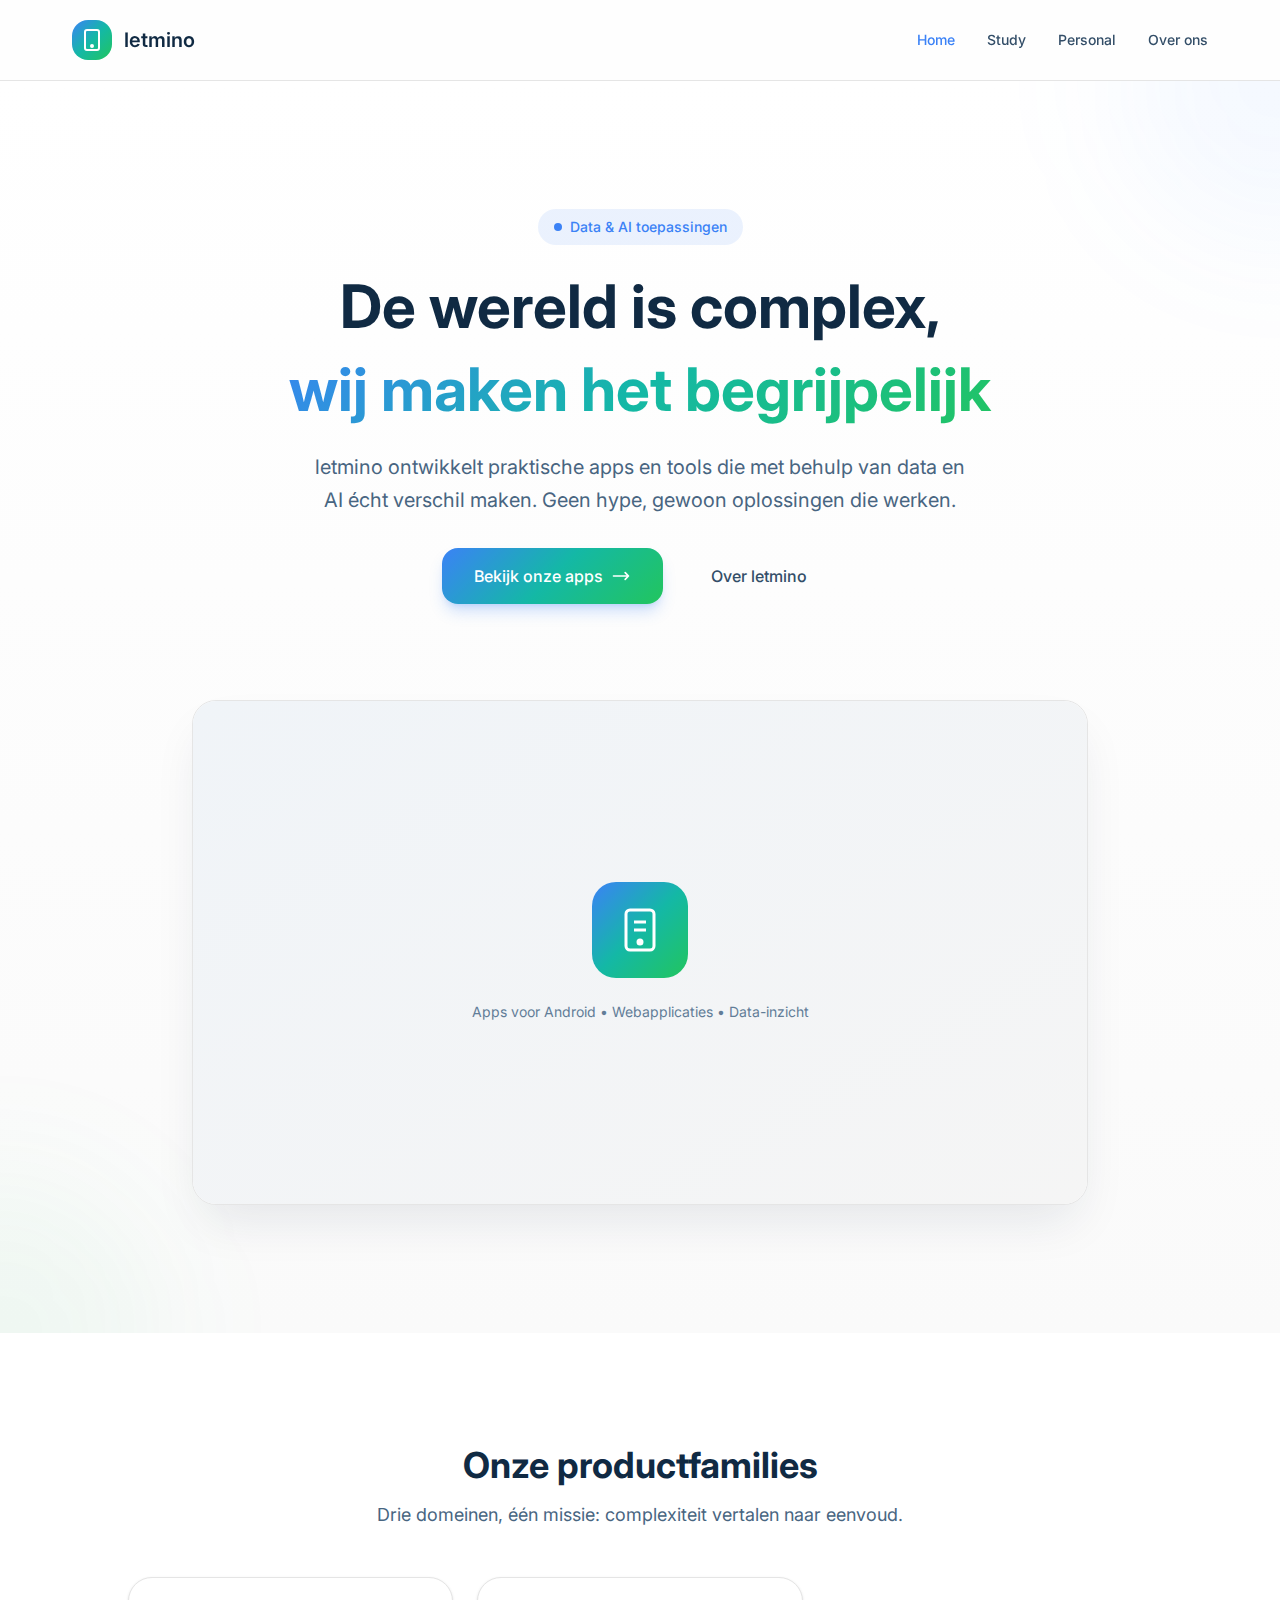
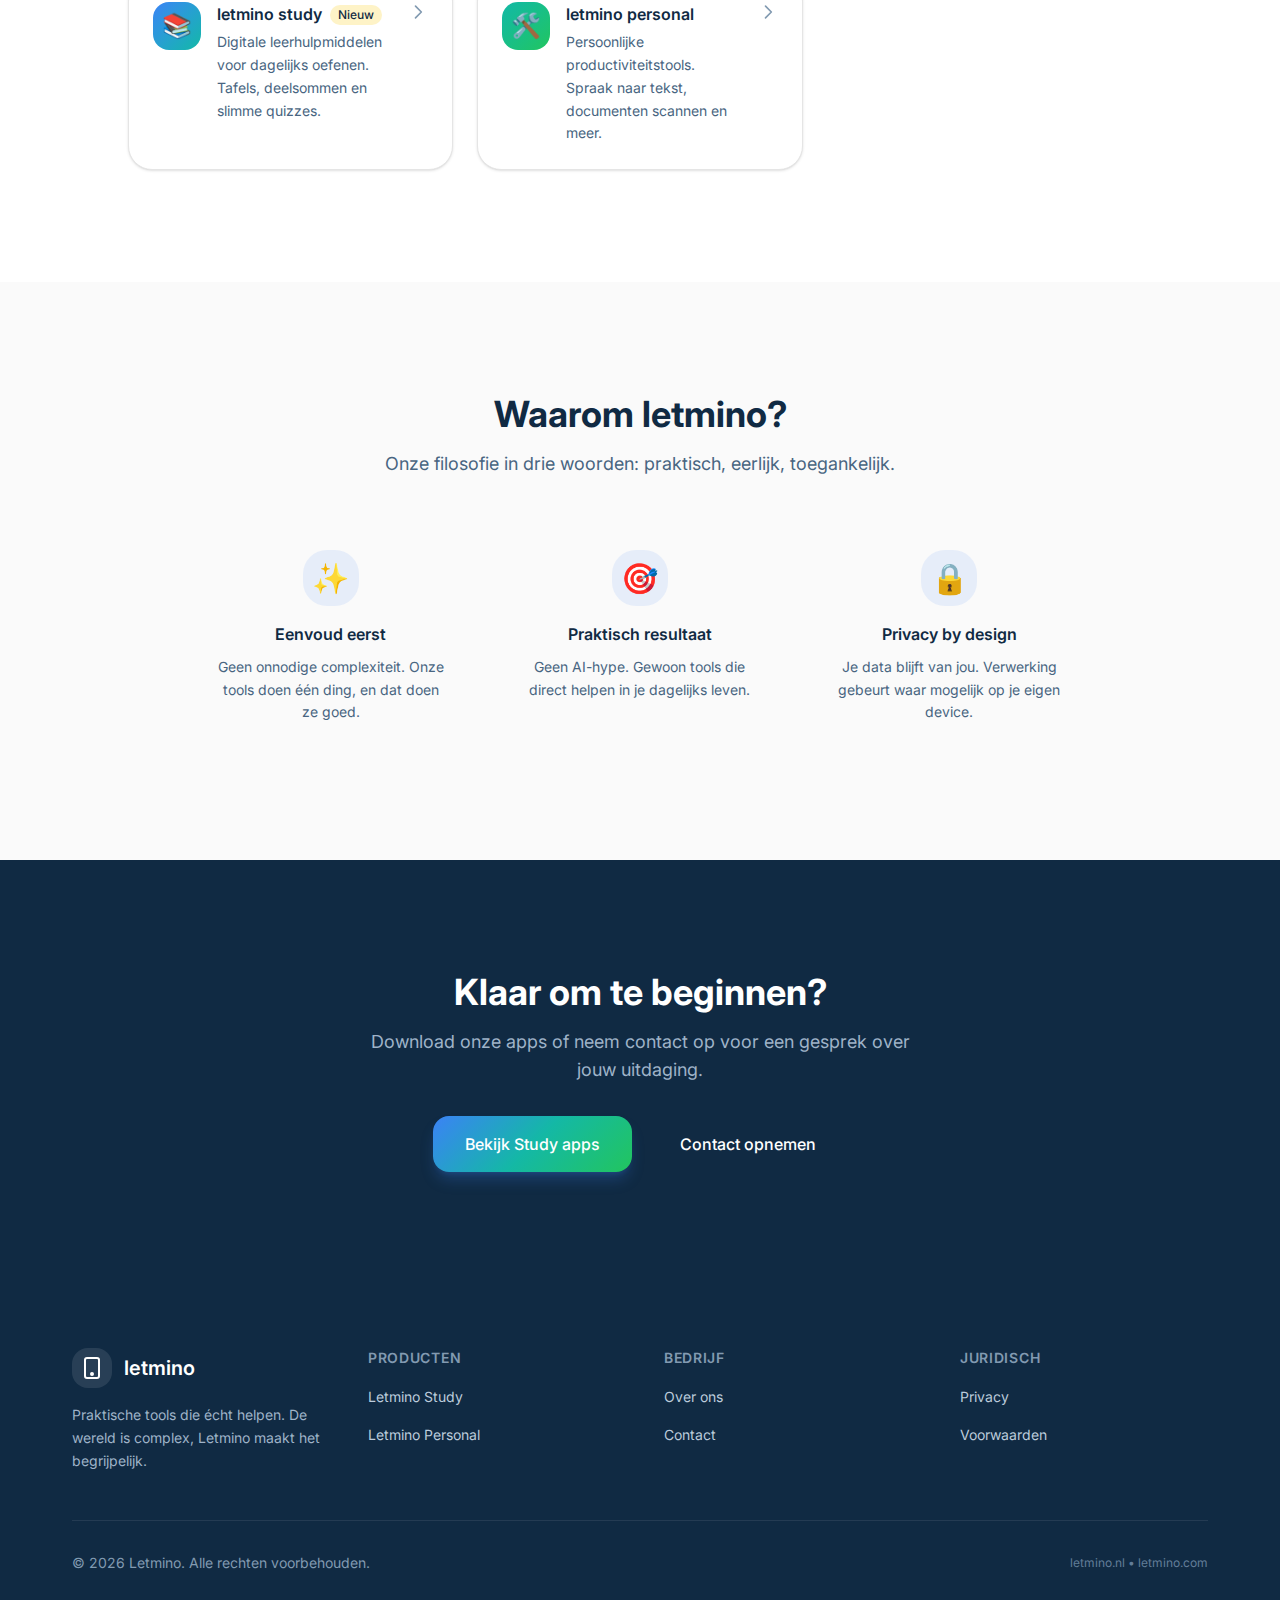
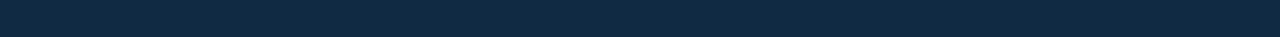
<file: index.html>
<!DOCTYPE html><html lang="nl"> <head><meta charset="UTF-8"><meta name="viewport" content="width=device-width, initial-scale=1.0"><link rel="icon" type="image/svg+xml" href="/favicon.svg"><link rel="canonical" href="https://www.letmino.nl/"><!-- Primary Meta Tags --><title>Praktische tools die écht helpen | Letmino</title><meta name="title" content="Praktische tools die écht helpen | Letmino"><meta name="description" content="Letmino - Praktische tools die écht helpen. AI-powered apps voor leren, productiviteit en data-inzicht."><!-- Open Graph / Facebook --><meta property="og:type" content="website"><meta property="og:url" content="https://www.letmino.nl/"><meta property="og:title" content="Praktische tools die écht helpen | Letmino"><meta property="og:description" content="Letmino - Praktische tools die écht helpen. AI-powered apps voor leren, productiviteit en data-inzicht."><!-- Twitter --><meta property="twitter:card" content="summary_large_image"><meta property="twitter:url" content="https://www.letmino.nl/"><meta property="twitter:title" content="Praktische tools die écht helpen | Letmino"><meta property="twitter:description" content="Letmino - Praktische tools die écht helpen. AI-powered apps voor leren, productiviteit en data-inzicht."><!-- Fonts --><link rel="preconnect" href="https://fonts.googleapis.com"><link rel="preconnect" href="https://fonts.gstatic.com" crossorigin><link href="https://fonts.googleapis.com/css2?family=Inter:wght@400;500;600;700&family=Plus+Jakarta+Sans:wght@500;600;700;800&display=swap" rel="stylesheet"><meta name="generator" content="Astro v5.16.7"><link rel="stylesheet" href="/_astro/about.BxlNoPxa.css"></head> <body class="min-h-screen flex flex-col"> <header class="sticky top-0 z-50 bg-white/80 backdrop-blur-lg border-b border-neutral-200"> <div class="container-custom"> <nav class="flex items-center justify-between h-16 md:h-20"> <!-- Logo --> <a href="/" class="flex items-center gap-3 group"> <div class="w-10 h-10 rounded-xl bg-gradient-brand flex items-center justify-center"> <svg viewBox="0 0 24 24" class="w-6 h-6 text-white" fill="none" stroke="currentColor" stroke-width="2"> <rect x="5" y="2" width="14" height="20" rx="2"></rect> <circle cx="12" cy="18" r="1" fill="currentColor"></circle> </svg> </div> <span class="text-xl font-semibold text-navy-900 group-hover:text-accent-blue transition-colors">
letmino
</span> </a> <!-- Desktop Navigation --> <div class="hidden md:flex items-center gap-8"> <a href="/" class="text-sm font-medium transition-colors hover:text-accent-blue text-accent-blue"> Home </a><a href="/study" class="text-sm font-medium transition-colors hover:text-accent-blue text-navy-700"> Study </a><a href="/personal" class="text-sm font-medium transition-colors hover:text-accent-blue text-navy-700"> Personal </a><a href="/about" class="text-sm font-medium transition-colors hover:text-accent-blue text-navy-700"> Over ons </a> </div> <!-- Mobile Menu Button --> <button id="mobile-menu-btn" class="md:hidden p-2 rounded-lg hover:bg-neutral-100 transition-colors" aria-label="Menu openen"> <svg class="w-6 h-6 text-navy-900" fill="none" stroke="currentColor" viewBox="0 0 24 24"> <path stroke-linecap="round" stroke-linejoin="round" stroke-width="2" d="M4 6h16M4 12h16M4 18h16"></path> </svg> </button> </nav> </div> <!-- Mobile Menu --> <div id="mobile-menu" class="hidden md:hidden border-t border-neutral-200 bg-white"> <div class="container-custom py-4 space-y-2"> <a href="/" class="block px-4 py-2 rounded-lg text-sm font-medium transition-colors hover:bg-neutral-100 text-accent-blue bg-accent-blue/5"> Home </a><a href="/study" class="block px-4 py-2 rounded-lg text-sm font-medium transition-colors hover:bg-neutral-100 text-navy-700"> Study </a><a href="/personal" class="block px-4 py-2 rounded-lg text-sm font-medium transition-colors hover:bg-neutral-100 text-navy-700"> Personal </a><a href="/about" class="block px-4 py-2 rounded-lg text-sm font-medium transition-colors hover:bg-neutral-100 text-navy-700"> Over ons </a> </div> </div> </header> <script type="module">const e=document.getElementById("mobile-menu-btn"),n=document.getElementById("mobile-menu");e?.addEventListener("click",()=>{n?.classList.toggle("hidden")});</script> <main class="flex-1">   <section class="relative overflow-hidden bg-gradient-to-b from-white to-neutral-50"> <!-- Background decoration --> <div class="absolute inset-0 overflow-hidden"> <div class="absolute -top-40 -right-40 w-80 h-80 bg-accent-blue/5 rounded-full blur-3xl"></div> <div class="absolute -bottom-40 -left-40 w-80 h-80 bg-accent-green/5 rounded-full blur-3xl"></div> </div> <div class="container-custom relative py-20 md:py-32"> <div class="max-w-3xl mx-auto text-center"> <!-- Tagline --> <div class="inline-flex items-center gap-2 px-4 py-2 rounded-full bg-accent-blue/10 text-accent-blue text-sm font-medium mb-6"> <span class="w-2 h-2 rounded-full bg-accent-blue animate-pulse"></span>
Data & AI toepassingen
</div> <!-- Heading --> <h1 class="text-4xl md:text-5xl lg:text-6xl font-bold text-navy-900 mb-6 leading-tight">
De wereld is complex,
<span class="text-gradient block mt-2">wij maken het begrijpelijk</span> </h1> <!-- Subheading --> <p class="text-lg md:text-xl text-navy-600 mb-8 max-w-2xl mx-auto leading-relaxed">
letmino ontwikkelt praktische apps en tools die met behulp van data en AI 
          écht verschil maken. Geen hype, gewoon oplossingen die werken.
</p> <!-- CTA Buttons --> <div class="flex flex-col sm:flex-row items-center justify-center gap-4"> <a href="/study" class="inline-flex items-center justify-center font-medium rounded-xl transition-all duration-200 focus:outline-none focus:ring-2 focus:ring-offset-2 bg-gradient-brand text-white hover:opacity-90 focus:ring-accent-blue shadow-lg shadow-accent-blue/25 px-8 py-4 text-base gap-2 ">
Bekijk onze apps
<svg class="w-5 h-5" fill="none" stroke="currentColor" viewBox="0 0 24 24"> <path stroke-linecap="round" stroke-linejoin="round" stroke-width="2" d="M17 8l4 4m0 0l-4 4m4-4H3"></path> </svg> </a> <a href="/about" class="inline-flex items-center justify-center font-medium rounded-xl transition-all duration-200 focus:outline-none focus:ring-2 focus:ring-offset-2 bg-transparent text-navy-700 hover:bg-neutral-100 focus:ring-navy-500 px-8 py-4 text-base gap-2 ">
Over letmino
</a> </div> </div> <!-- Hero Visual --> <div class="mt-16 md:mt-24 max-w-4xl mx-auto"> <div class="relative bg-white rounded-3xl shadow-2xl shadow-navy-900/10 border border-neutral-200 overflow-hidden"> <div class="aspect-video bg-gradient-to-br from-navy-50 to-neutral-100 flex items-center justify-center"> <!-- Placeholder for hero image/animation --> <div class="text-center p-8"> <div class="w-24 h-24 mx-auto mb-6 rounded-3xl bg-gradient-brand flex items-center justify-center"> <svg viewBox="0 0 24 24" class="w-12 h-12 text-white" fill="none" stroke="currentColor" stroke-width="1.5"> <rect x="5" y="2" width="14" height="20" rx="2"></rect> <circle cx="12" cy="18" r="1" fill="currentColor"></circle> <path d="M9 8h6M9 12h6"></path> </svg> </div> <p class="text-navy-500 text-sm">
Apps voor Android • Webapplicaties • Data-inzicht
</p> </div> </div> </div> </div> </div> </section>  <section class="py-20 md:py-28 bg-white"> <div class="container-custom"> <div class="text-center mb-12"> <h2 class="text-3xl md:text-4xl font-bold text-navy-900 mb-4">
Onze productfamilies
</h2> <p class="text-lg text-navy-600 max-w-2xl mx-auto">
Drie domeinen, één missie: complexiteit vertalen naar eenvoud.
</p> </div> <div class="grid md:grid-cols-3 gap-6 max-w-5xl mx-auto"> <a href="/study" class="group block bg-white rounded-2xl p-6 shadow-sm border border-neutral-200 card-hover"> <div class="flex items-start gap-4"> <div class="w-12 h-12 rounded-xl bg-gradient-to-br from-accent-blue to-accent-teal flex items-center justify-center flex-shrink-0"> <span class="text-2xl">📚</span> </div> <div class="flex-1 min-w-0"> <div class="flex items-center gap-2 mb-1"> <h3 class="font-semibold text-navy-900 group-hover:text-accent-blue transition-colors"> letmino study </h3> <span class="px-2 py-0.5 text-xs font-medium rounded-full bg-warm-100 text-warm-600"> Nieuw </span> </div> <p class="text-sm text-navy-600 leading-relaxed"> Digitale leerhulpmiddelen voor dagelijks oefenen. Tafels, deelsommen en slimme quizzes. </p> </div> <svg class="w-5 h-5 text-navy-400 group-hover:text-accent-blue group-hover:translate-x-1 transition-all flex-shrink-0" fill="none" stroke="currentColor" viewBox="0 0 24 24"> <path stroke-linecap="round" stroke-linejoin="round" stroke-width="2" d="M9 5l7 7-7 7"></path> </svg> </div> </a><a href="/personal" class="group block bg-white rounded-2xl p-6 shadow-sm border border-neutral-200 card-hover"> <div class="flex items-start gap-4"> <div class="w-12 h-12 rounded-xl bg-gradient-to-br from-accent-teal to-accent-green flex items-center justify-center flex-shrink-0"> <span class="text-2xl">🛠️</span> </div> <div class="flex-1 min-w-0"> <div class="flex items-center gap-2 mb-1"> <h3 class="font-semibold text-navy-900 group-hover:text-accent-blue transition-colors"> letmino personal </h3>  </div> <p class="text-sm text-navy-600 leading-relaxed"> Persoonlijke productiviteitstools. Spraak naar tekst, documenten scannen en meer. </p> </div> <svg class="w-5 h-5 text-navy-400 group-hover:text-accent-blue group-hover:translate-x-1 transition-all flex-shrink-0" fill="none" stroke="currentColor" viewBox="0 0 24 24"> <path stroke-linecap="round" stroke-linejoin="round" stroke-width="2" d="M9 5l7 7-7 7"></path> </svg> </div> </a> </div> </div> </section>  <section class="py-20 md:py-28 bg-neutral-50"> <div class="container-custom"> <div class="text-center mb-12"> <h2 class="text-3xl md:text-4xl font-bold text-navy-900 mb-4">
Waarom letmino?
</h2> <p class="text-lg text-navy-600 max-w-2xl mx-auto">
Onze filosofie in drie woorden: praktisch, eerlijk, toegankelijk.
</p> </div> <div class="grid md:grid-cols-3 gap-8 max-w-4xl mx-auto"> <div class="text-center p-6"> <div class="w-14 h-14 mx-auto mb-4 rounded-2xl bg-accent-blue/10 flex items-center justify-center"> <span class="text-3xl">✨</span> </div> <h3 class="font-semibold text-navy-900 mb-2">Eenvoud eerst</h3> <p class="text-sm text-navy-600 leading-relaxed">Geen onnodige complexiteit. Onze tools doen één ding, en dat doen ze goed.</p> </div><div class="text-center p-6"> <div class="w-14 h-14 mx-auto mb-4 rounded-2xl bg-accent-blue/10 flex items-center justify-center"> <span class="text-3xl">🎯</span> </div> <h3 class="font-semibold text-navy-900 mb-2">Praktisch resultaat</h3> <p class="text-sm text-navy-600 leading-relaxed">Geen AI-hype. Gewoon tools die direct helpen in je dagelijks leven.</p> </div><div class="text-center p-6"> <div class="w-14 h-14 mx-auto mb-4 rounded-2xl bg-accent-blue/10 flex items-center justify-center"> <span class="text-3xl">🔒</span> </div> <h3 class="font-semibold text-navy-900 mb-2">Privacy by design</h3> <p class="text-sm text-navy-600 leading-relaxed">Je data blijft van jou. Verwerking gebeurt waar mogelijk op je eigen device.</p> </div> </div> </div> </section>  <section class="py-20 md:py-28 bg-navy-900"> <div class="container-custom text-center"> <h2 class="text-3xl md:text-4xl font-bold text-white mb-4">
Klaar om te beginnen?
</h2> <p class="text-lg text-navy-300 mb-8 max-w-xl mx-auto">
Download onze apps of neem contact op voor een gesprek over jouw uitdaging.
</p> <div class="flex flex-col sm:flex-row items-center justify-center gap-4"> <a href="/study" class="inline-flex items-center justify-center font-medium rounded-xl transition-all duration-200 focus:outline-none focus:ring-2 focus:ring-offset-2 bg-gradient-brand text-white hover:opacity-90 focus:ring-accent-blue shadow-lg shadow-accent-blue/25 px-8 py-4 text-base gap-2 ">
Bekijk Study apps
</a> <a href="/contact" class="inline-flex items-center justify-center font-medium rounded-xl transition-all duration-200 focus:outline-none focus:ring-2 focus:ring-offset-2 bg-transparent text-navy-700 hover:bg-neutral-100 focus:ring-navy-500 px-8 py-4 text-base gap-2 text-white hover:bg-white/10">
Contact opnemen
</a> </div> </div> </section>  </main> <footer class="bg-navy-900 text-white mt-auto"> <div class="container-custom py-16"> <div class="grid grid-cols-1 md:grid-cols-2 lg:grid-cols-4 gap-12"> <!-- Brand --> <div class="lg:col-span-1"> <a href="/" class="flex items-center gap-3 mb-4"> <div class="w-10 h-10 rounded-xl bg-white/10 flex items-center justify-center"> <svg viewBox="0 0 24 24" class="w-6 h-6 text-white" fill="none" stroke="currentColor" stroke-width="2"> <rect x="5" y="2" width="14" height="20" rx="2"></rect> <circle cx="12" cy="18" r="1" fill="currentColor"></circle> </svg> </div> <span class="text-xl font-semibold">letmino</span> </a> <p class="text-navy-300 text-sm leading-relaxed">
Praktische tools die écht helpen. De wereld is complex, Letmino maakt het begrijpelijk.
</p> </div> <!-- Products --> <div> <h3 class="font-semibold text-sm uppercase tracking-wider text-navy-400 mb-4">
Producten
</h3> <ul class="space-y-3"> <li> <a href="/study" class="text-navy-200 hover:text-white transition-colors text-sm"> Letmino Study </a> </li><li> <a href="/personal" class="text-navy-200 hover:text-white transition-colors text-sm"> Letmino Personal </a> </li> </ul> </div> <!-- Company --> <div> <h3 class="font-semibold text-sm uppercase tracking-wider text-navy-400 mb-4">
Bedrijf
</h3> <ul class="space-y-3"> <li> <a href="/about" class="text-navy-200 hover:text-white transition-colors text-sm"> Over ons </a> </li><li> <a href="/contact" class="text-navy-200 hover:text-white transition-colors text-sm"> Contact </a> </li> </ul> </div> <!-- Legal --> <div> <h3 class="font-semibold text-sm uppercase tracking-wider text-navy-400 mb-4">
Juridisch
</h3> <ul class="space-y-3"> <li> <a href="/privacy" class="text-navy-200 hover:text-white transition-colors text-sm"> Privacy </a> </li><li> <a href="/terms" class="text-navy-200 hover:text-white transition-colors text-sm"> Voorwaarden </a> </li> </ul> </div> </div> <!-- Bottom Bar --> <div class="mt-12 pt-8 border-t border-navy-800 flex flex-col md:flex-row justify-between items-center gap-4"> <p class="text-navy-400 text-sm">
© 2026 Letmino. Alle rechten voorbehouden.
</p> <div class="flex items-center gap-4"> <span class="text-navy-500 text-xs">
letmino.nl • letmino.com
</span> </div> </div> </div> </footer> </body></html>
</file>
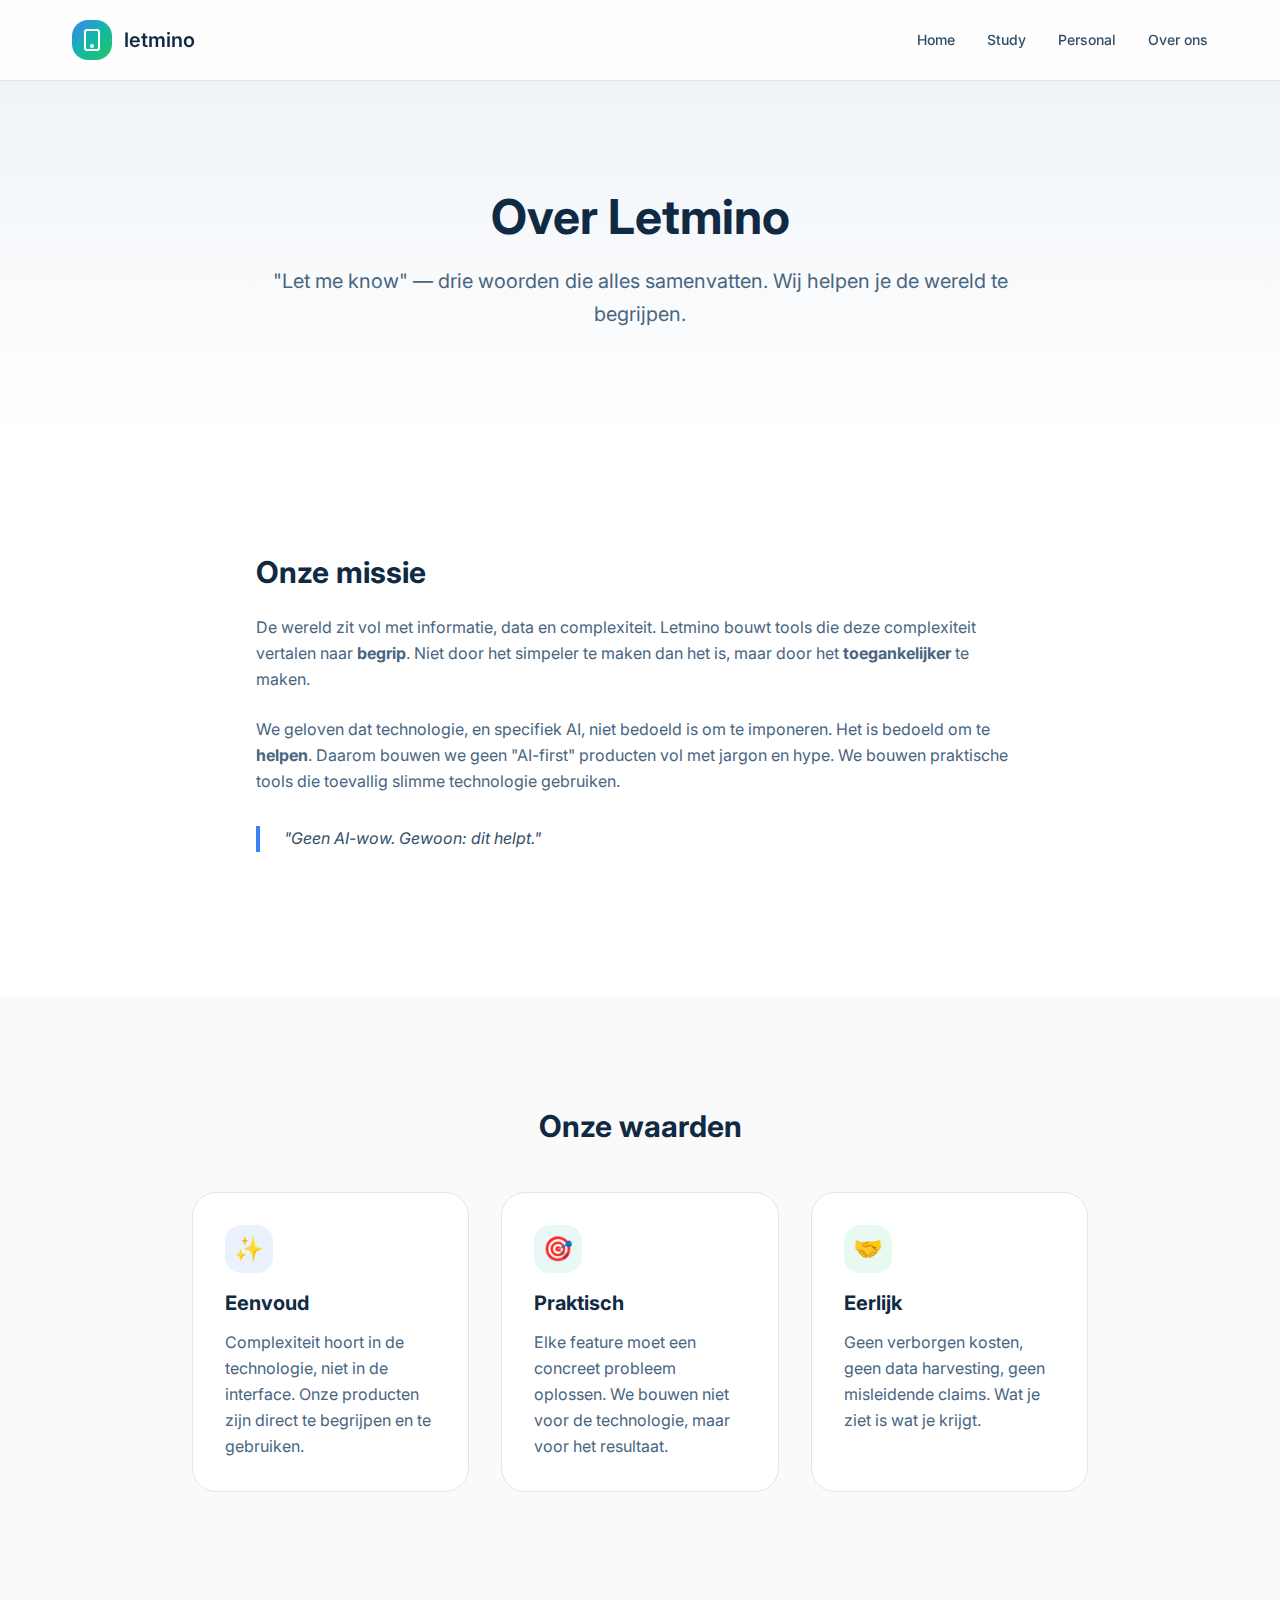
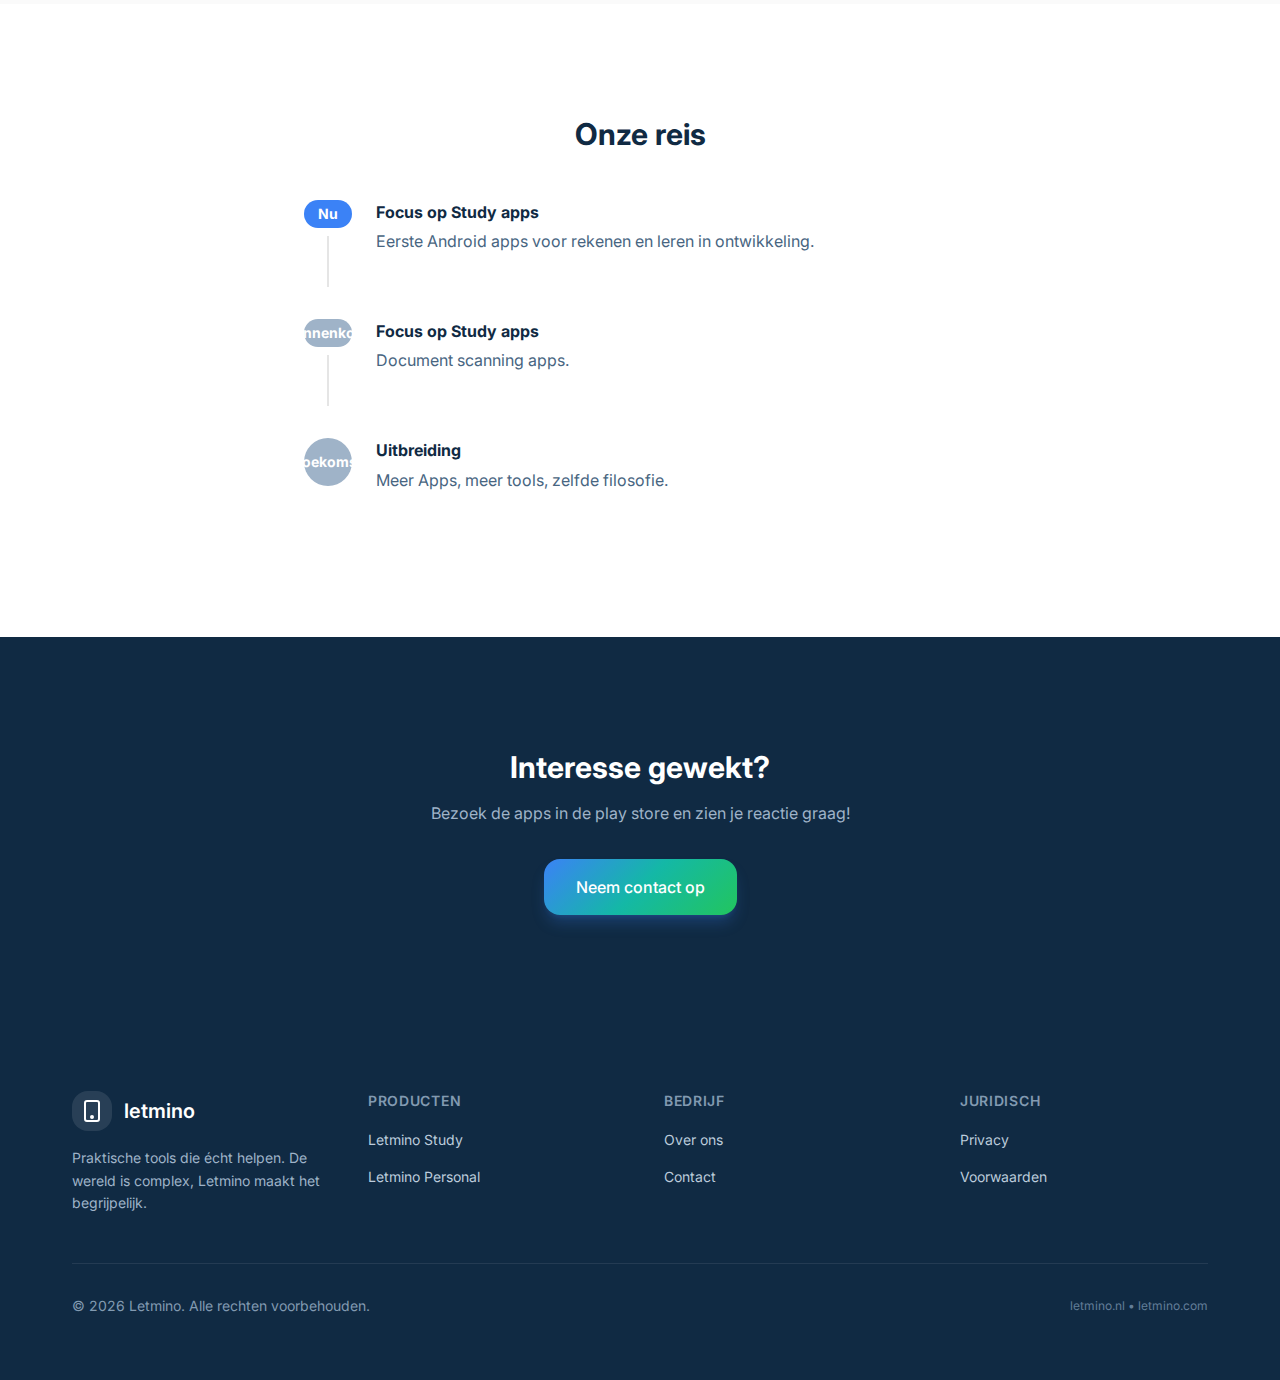
<file: about/index.html>
<!DOCTYPE html><html lang="nl"> <head><meta charset="UTF-8"><meta name="viewport" content="width=device-width, initial-scale=1.0"><link rel="icon" type="image/svg+xml" href="/favicon.svg"><link rel="canonical" href="http://www.letmino.nl/about/"><!-- Primary Meta Tags --><title>Over ons | Letmino</title><meta name="title" content="Over ons | Letmino"><meta name="description" content="Leer meer over Letmino. Wie we zijn, wat we doen en waarom we het doen."><!-- Open Graph / Facebook --><meta property="og:type" content="website"><meta property="og:url" content="http://www.letmino.nl/about/"><meta property="og:title" content="Over ons | Letmino"><meta property="og:description" content="Leer meer over Letmino. Wie we zijn, wat we doen en waarom we het doen."><!-- Twitter --><meta property="twitter:card" content="summary_large_image"><meta property="twitter:url" content="http://www.letmino.nl/about/"><meta property="twitter:title" content="Over ons | Letmino"><meta property="twitter:description" content="Leer meer over Letmino. Wie we zijn, wat we doen en waarom we het doen."><!-- Fonts --><link rel="preconnect" href="https://fonts.googleapis.com"><link rel="preconnect" href="https://fonts.gstatic.com" crossorigin><link href="https://fonts.googleapis.com/css2?family=Inter:wght@400;500;600;700&family=Plus+Jakarta+Sans:wght@500;600;700;800&display=swap" rel="stylesheet"><meta name="generator" content="Astro v5.16.7"><link rel="stylesheet" href="/_astro/about.BxlNoPxa.css"></head> <body class="min-h-screen flex flex-col"> <header class="sticky top-0 z-50 bg-white/80 backdrop-blur-lg border-b border-neutral-200"> <div class="container-custom"> <nav class="flex items-center justify-between h-16 md:h-20"> <!-- Logo --> <a href="/" class="flex items-center gap-3 group"> <div class="w-10 h-10 rounded-xl bg-gradient-brand flex items-center justify-center"> <svg viewBox="0 0 24 24" class="w-6 h-6 text-white" fill="none" stroke="currentColor" stroke-width="2"> <rect x="5" y="2" width="14" height="20" rx="2"></rect> <circle cx="12" cy="18" r="1" fill="currentColor"></circle> </svg> </div> <span class="text-xl font-semibold text-navy-900 group-hover:text-accent-blue transition-colors">
letmino
</span> </a> <!-- Desktop Navigation --> <div class="hidden md:flex items-center gap-8"> <a href="/" class="text-sm font-medium transition-colors hover:text-accent-blue text-navy-700"> Home </a><a href="/study" class="text-sm font-medium transition-colors hover:text-accent-blue text-navy-700"> Study </a><a href="/personal" class="text-sm font-medium transition-colors hover:text-accent-blue text-navy-700"> Personal </a><a href="/about" class="text-sm font-medium transition-colors hover:text-accent-blue text-navy-700"> Over ons </a> </div> <!-- Mobile Menu Button --> <button id="mobile-menu-btn" class="md:hidden p-2 rounded-lg hover:bg-neutral-100 transition-colors" aria-label="Menu openen"> <svg class="w-6 h-6 text-navy-900" fill="none" stroke="currentColor" viewBox="0 0 24 24"> <path stroke-linecap="round" stroke-linejoin="round" stroke-width="2" d="M4 6h16M4 12h16M4 18h16"></path> </svg> </button> </nav> </div> <!-- Mobile Menu --> <div id="mobile-menu" class="hidden md:hidden border-t border-neutral-200 bg-white"> <div class="container-custom py-4 space-y-2"> <a href="/" class="block px-4 py-2 rounded-lg text-sm font-medium transition-colors hover:bg-neutral-100 text-navy-700"> Home </a><a href="/study" class="block px-4 py-2 rounded-lg text-sm font-medium transition-colors hover:bg-neutral-100 text-navy-700"> Study </a><a href="/personal" class="block px-4 py-2 rounded-lg text-sm font-medium transition-colors hover:bg-neutral-100 text-navy-700"> Personal </a><a href="/about" class="block px-4 py-2 rounded-lg text-sm font-medium transition-colors hover:bg-neutral-100 text-navy-700"> Over ons </a> </div> </div> </header> <script type="module">const e=document.getElementById("mobile-menu-btn"),n=document.getElementById("mobile-menu");e?.addEventListener("click",()=>{n?.classList.toggle("hidden")});</script> <main class="flex-1">   <section class="py-20 md:py-28 bg-gradient-to-b from-navy-50 to-white"> <div class="container-custom"> <div class="max-w-3xl mx-auto text-center"> <h1 class="text-4xl md:text-5xl font-bold text-navy-900 mb-6">
Over Letmino
</h1> <p class="text-xl text-navy-600 leading-relaxed">
"Let me know" — drie woorden die alles samenvatten. 
          Wij helpen je de wereld te begrijpen.
</p> </div> </div> </section>  <section class="py-20 md:py-28 bg-white"> <div class="container-custom"> <div class="max-w-3xl mx-auto"> <div class="prose prose-lg"> <h2 class="text-3xl font-bold text-navy-900 mb-6">Onze missie</h2> <p class="text-navy-600 leading-relaxed mb-6">
De wereld zit vol met informatie, data en complexiteit. Letmino bouwt tools 
            die deze complexiteit vertalen naar <strong>begrip</strong>. Niet door het 
            simpeler te maken dan het is, maar door het <strong>toegankelijker</strong> te maken.
</p> <p class="text-navy-600 leading-relaxed mb-6">
We geloven dat technologie, en specifiek AI, niet bedoeld is om te imponeren. 
            Het is bedoeld om te <strong>helpen</strong>. Daarom bouwen we geen "AI-first" 
            producten vol met jargon en hype. We bouwen praktische tools die toevallig 
            slimme technologie gebruiken.
</p> <blockquote class="border-l-4 border-accent-blue pl-6 my-8 italic text-navy-700">
"Geen AI-wow. Gewoon: dit helpt."
</blockquote> </div> </div> </div> </section>  <section class="py-20 md:py-28 bg-neutral-50"> <div class="container-custom"> <div class="text-center mb-12"> <h2 class="text-3xl font-bold text-navy-900 mb-4">Onze waarden</h2> </div> <div class="grid md:grid-cols-3 gap-8 max-w-4xl mx-auto"> <div class="bg-white rounded-2xl p-8 border border-neutral-200"> <div class="w-12 h-12 rounded-xl bg-accent-blue/10 flex items-center justify-center text-2xl mb-4">
✨
</div> <h3 class="text-xl font-bold text-navy-900 mb-3">Eenvoud</h3> <p class="text-navy-600 leading-relaxed">
Complexiteit hoort in de technologie, niet in de interface. 
            Onze producten zijn direct te begrijpen en te gebruiken.
</p> </div> <div class="bg-white rounded-2xl p-8 border border-neutral-200"> <div class="w-12 h-12 rounded-xl bg-accent-teal/10 flex items-center justify-center text-2xl mb-4">
🎯
</div> <h3 class="text-xl font-bold text-navy-900 mb-3">Praktisch</h3> <p class="text-navy-600 leading-relaxed">
Elke feature moet een concreet probleem oplossen. 
            We bouwen niet voor de technologie, maar voor het resultaat.
</p> </div> <div class="bg-white rounded-2xl p-8 border border-neutral-200"> <div class="w-12 h-12 rounded-xl bg-accent-green/10 flex items-center justify-center text-2xl mb-4">
🤝
</div> <h3 class="text-xl font-bold text-navy-900 mb-3">Eerlijk</h3> <p class="text-navy-600 leading-relaxed">
Geen verborgen kosten, geen data harvesting, geen misleidende claims. 
            Wat je ziet is wat je krijgt.
</p> </div> </div> </div> </section>  <section class="py-20 md:py-28 bg-white"> <div class="container-custom"> <div class="text-center mb-12"> <h2 class="text-3xl font-bold text-navy-900 mb-4">Onze reis</h2> </div> <div class="max-w-2xl mx-auto"> <div class="space-y-8"> <div class="flex gap-6"> <div class="flex flex-col items-center"> <div class="w-12 h-12 rounded-full flex items-center justify-center text-white font-bold text-sm bg-accent-blue"> Nu </div> <div class="w-0.5 h-full bg-neutral-200 mt-2"></div> </div> <div class="pb-8"> <h3 class="font-bold text-navy-900 mb-1">Focus op Study apps</h3> <p class="text-navy-600">Eerste Android apps voor rekenen en leren in ontwikkeling.</p> </div> </div><div class="flex gap-6"> <div class="flex flex-col items-center"> <div class="w-12 h-12 rounded-full flex items-center justify-center text-white font-bold text-sm bg-navy-300"> Binnenkort </div> <div class="w-0.5 h-full bg-neutral-200 mt-2"></div> </div> <div class="pb-8"> <h3 class="font-bold text-navy-900 mb-1">Focus op Study apps</h3> <p class="text-navy-600">Document scanning apps.</p> </div> </div><div class="flex gap-6"> <div class="flex flex-col items-center"> <div class="w-12 h-12 rounded-full flex items-center justify-center text-white font-bold text-sm bg-navy-300"> Toekomst </div>  </div> <div class="pb-8"> <h3 class="font-bold text-navy-900 mb-1">Uitbreiding</h3> <p class="text-navy-600">Meer Apps, meer tools, zelfde filosofie.</p> </div> </div> </div> </div> </div> </section>  <section class="py-20 md:py-28 bg-navy-900"> <div class="container-custom text-center"> <h2 class="text-3xl font-bold text-white mb-4">
Interesse gewekt?
</h2> <p class="text-navy-300 mb-8 max-w-xl mx-auto">
Bezoek de apps in de play store en zien je reactie graag!
</p> <a href="/contact" class="inline-flex items-center justify-center font-medium rounded-xl transition-all duration-200 focus:outline-none focus:ring-2 focus:ring-offset-2 bg-gradient-brand text-white hover:opacity-90 focus:ring-accent-blue shadow-lg shadow-accent-blue/25 px-8 py-4 text-base gap-2 ">
Neem contact op
</a> </div> </section>  </main> <footer class="bg-navy-900 text-white mt-auto"> <div class="container-custom py-16"> <div class="grid grid-cols-1 md:grid-cols-2 lg:grid-cols-4 gap-12"> <!-- Brand --> <div class="lg:col-span-1"> <a href="/" class="flex items-center gap-3 mb-4"> <div class="w-10 h-10 rounded-xl bg-white/10 flex items-center justify-center"> <svg viewBox="0 0 24 24" class="w-6 h-6 text-white" fill="none" stroke="currentColor" stroke-width="2"> <rect x="5" y="2" width="14" height="20" rx="2"></rect> <circle cx="12" cy="18" r="1" fill="currentColor"></circle> </svg> </div> <span class="text-xl font-semibold">letmino</span> </a> <p class="text-navy-300 text-sm leading-relaxed">
Praktische tools die écht helpen. De wereld is complex, Letmino maakt het begrijpelijk.
</p> </div> <!-- Products --> <div> <h3 class="font-semibold text-sm uppercase tracking-wider text-navy-400 mb-4">
Producten
</h3> <ul class="space-y-3"> <li> <a href="/study" class="text-navy-200 hover:text-white transition-colors text-sm"> Letmino Study </a> </li><li> <a href="/personal" class="text-navy-200 hover:text-white transition-colors text-sm"> Letmino Personal </a> </li> </ul> </div> <!-- Company --> <div> <h3 class="font-semibold text-sm uppercase tracking-wider text-navy-400 mb-4">
Bedrijf
</h3> <ul class="space-y-3"> <li> <a href="/about" class="text-navy-200 hover:text-white transition-colors text-sm"> Over ons </a> </li><li> <a href="/contact" class="text-navy-200 hover:text-white transition-colors text-sm"> Contact </a> </li> </ul> </div> <!-- Legal --> <div> <h3 class="font-semibold text-sm uppercase tracking-wider text-navy-400 mb-4">
Juridisch
</h3> <ul class="space-y-3"> <li> <a href="/privacy" class="text-navy-200 hover:text-white transition-colors text-sm"> Privacy </a> </li><li> <a href="/terms" class="text-navy-200 hover:text-white transition-colors text-sm"> Voorwaarden </a> </li> </ul> </div> </div> <!-- Bottom Bar --> <div class="mt-12 pt-8 border-t border-navy-800 flex flex-col md:flex-row justify-between items-center gap-4"> <p class="text-navy-400 text-sm">
© 2026 Letmino. Alle rechten voorbehouden.
</p> <div class="flex items-center gap-4"> <span class="text-navy-500 text-xs">
letmino.nl • letmino.com
</span> </div> </div> </div> </footer> </body></html>
</file>
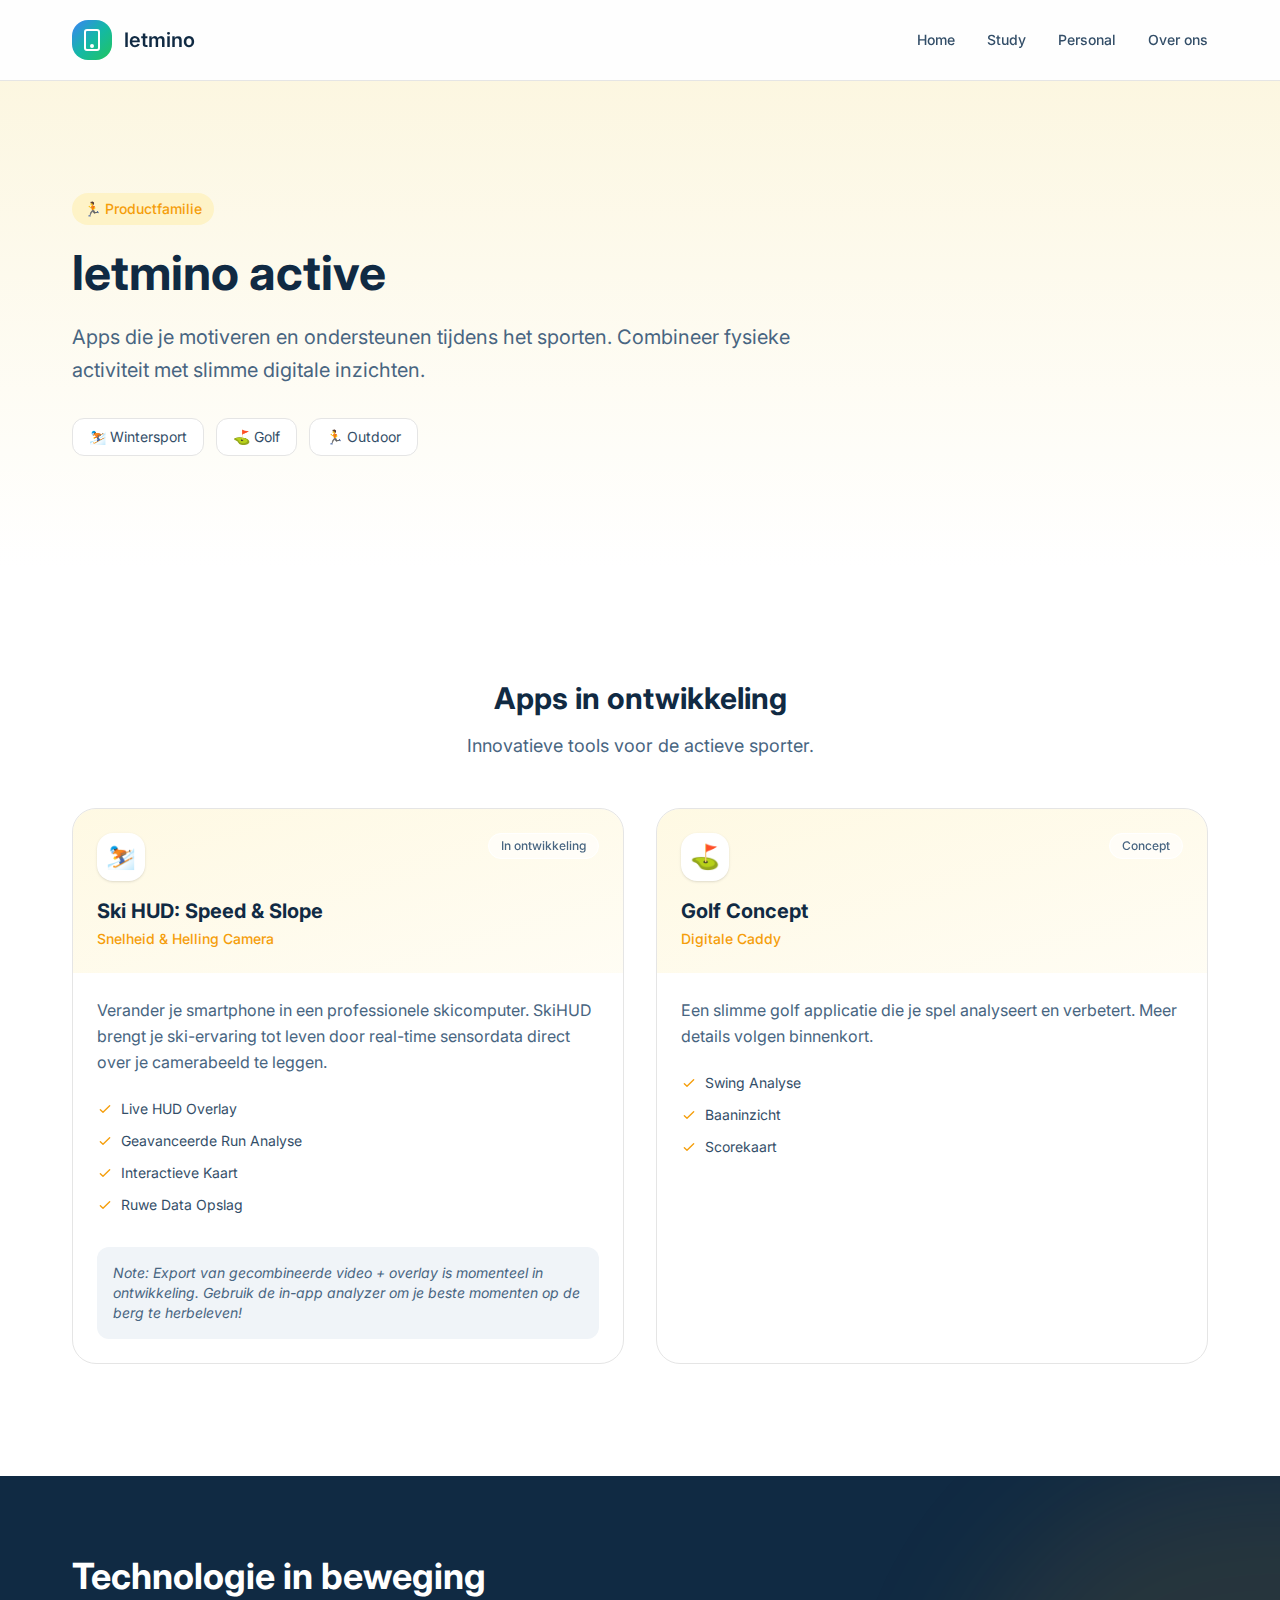
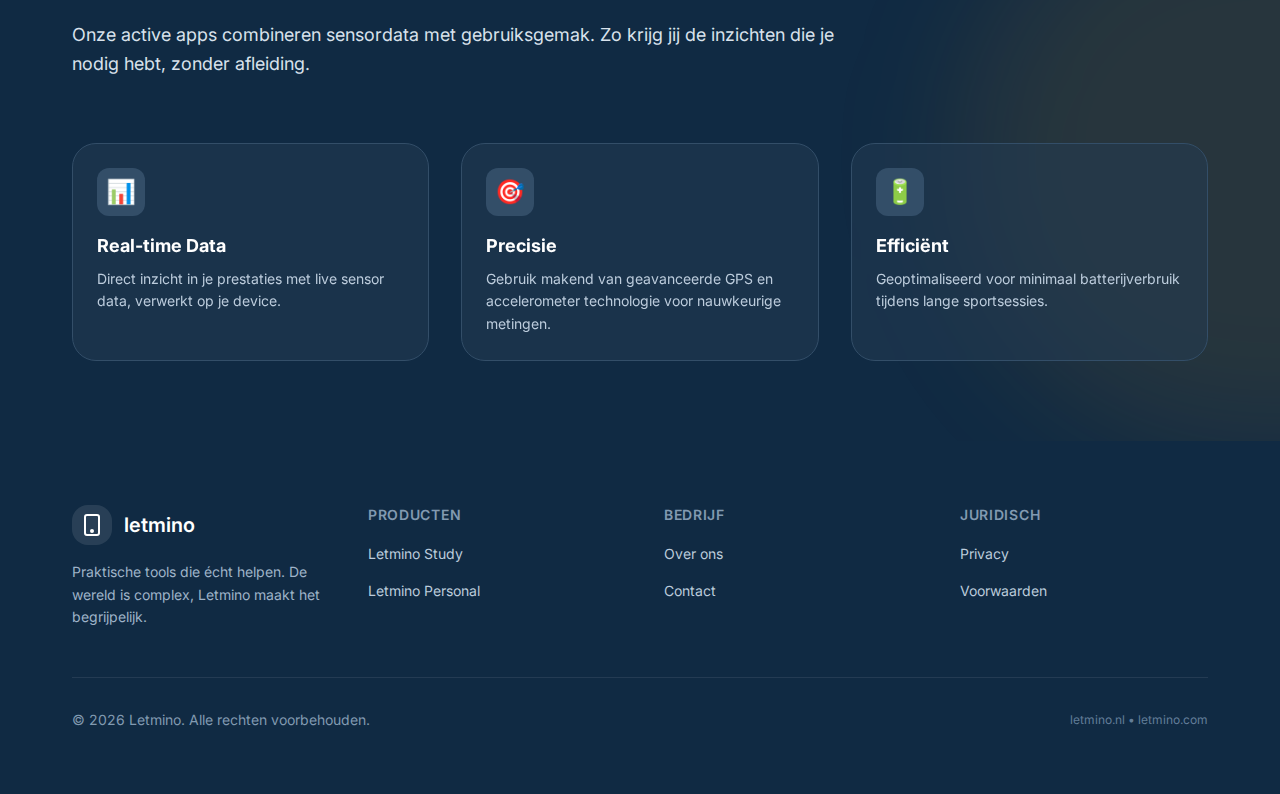
<file: active/index.html>
<!DOCTYPE html><html lang="nl"> <head><meta charset="UTF-8"><meta name="viewport" content="width=device-width, initial-scale=1.0"><link rel="icon" type="image/svg+xml" href="/favicon.svg"><link rel="canonical" href="http://www.letmino.nl/active/"><!-- Primary Meta Tags --><title>letmino active | Letmino</title><meta name="title" content="letmino active | Letmino"><meta name="description" content="Actieve apps voor sport en buitenleven. Ski HUD, Golf en meer."><!-- Open Graph / Facebook --><meta property="og:type" content="website"><meta property="og:url" content="http://www.letmino.nl/active/"><meta property="og:title" content="letmino active | Letmino"><meta property="og:description" content="Actieve apps voor sport en buitenleven. Ski HUD, Golf en meer."><!-- Twitter --><meta property="twitter:card" content="summary_large_image"><meta property="twitter:url" content="http://www.letmino.nl/active/"><meta property="twitter:title" content="letmino active | Letmino"><meta property="twitter:description" content="Actieve apps voor sport en buitenleven. Ski HUD, Golf en meer."><!-- Fonts --><link rel="preconnect" href="https://fonts.googleapis.com"><link rel="preconnect" href="https://fonts.gstatic.com" crossorigin><link href="https://fonts.googleapis.com/css2?family=Inter:wght@400;500;600;700&family=Plus+Jakarta+Sans:wght@500;600;700;800&display=swap" rel="stylesheet"><meta name="generator" content="Astro v5.16.7"><link rel="stylesheet" href="/_astro/about.QwMj3ZN9.css"></head> <body class="min-h-screen flex flex-col"> <header class="sticky top-0 z-50 bg-white/80 backdrop-blur-lg border-b border-neutral-200"> <div class="container-custom"> <nav class="flex items-center justify-between h-16 md:h-20"> <!-- Logo --> <a href="/" class="flex items-center gap-3 group"> <div class="w-10 h-10 rounded-xl bg-gradient-brand flex items-center justify-center"> <svg viewBox="0 0 24 24" class="w-6 h-6 text-white" fill="none" stroke="currentColor" stroke-width="2"> <rect x="5" y="2" width="14" height="20" rx="2"></rect> <circle cx="12" cy="18" r="1" fill="currentColor"></circle> </svg> </div> <span class="text-xl font-semibold text-navy-900 group-hover:text-accent-blue transition-colors">
letmino
</span> </a> <!-- Desktop Navigation --> <div class="hidden md:flex items-center gap-8"> <a href="/" class="text-sm font-medium transition-colors hover:text-accent-blue text-navy-700"> Home </a><a href="/study" class="text-sm font-medium transition-colors hover:text-accent-blue text-navy-700"> Study </a><a href="/personal" class="text-sm font-medium transition-colors hover:text-accent-blue text-navy-700"> Personal </a><a href="/about" class="text-sm font-medium transition-colors hover:text-accent-blue text-navy-700"> Over ons </a> </div> <!-- Mobile Menu Button --> <button id="mobile-menu-btn" class="md:hidden p-2 rounded-lg hover:bg-neutral-100 transition-colors" aria-label="Menu openen"> <svg class="w-6 h-6 text-navy-900" fill="none" stroke="currentColor" viewBox="0 0 24 24"> <path stroke-linecap="round" stroke-linejoin="round" stroke-width="2" d="M4 6h16M4 12h16M4 18h16"></path> </svg> </button> </nav> </div> <!-- Mobile Menu --> <div id="mobile-menu" class="hidden md:hidden border-t border-neutral-200 bg-white"> <div class="container-custom py-4 space-y-2"> <a href="/" class="block px-4 py-2 rounded-lg text-sm font-medium transition-colors hover:bg-neutral-100 text-navy-700"> Home </a><a href="/study" class="block px-4 py-2 rounded-lg text-sm font-medium transition-colors hover:bg-neutral-100 text-navy-700"> Study </a><a href="/personal" class="block px-4 py-2 rounded-lg text-sm font-medium transition-colors hover:bg-neutral-100 text-navy-700"> Personal </a><a href="/about" class="block px-4 py-2 rounded-lg text-sm font-medium transition-colors hover:bg-neutral-100 text-navy-700"> Over ons </a> </div> </div> </header> <script type="module">const e=document.getElementById("mobile-menu-btn"),n=document.getElementById("mobile-menu");e?.addEventListener("click",()=>{n?.classList.toggle("hidden")});</script> <main class="flex-1">   <section class="relative bg-gradient-to-b from-warm-100/50 to-white py-20 md:py-28"> <div class="container-custom"> <div class="max-w-3xl"> <div class="inline-flex items-center gap-2 px-3 py-1.5 rounded-full bg-warm-100 text-warm-500 text-sm font-medium mb-6">
🏃 Productfamilie
</div> <h1 class="text-4xl md:text-5xl font-bold text-navy-900 mb-6">
letmino active
</h1> <p class="text-xl text-navy-600 mb-8 leading-relaxed">
Apps die je motiveren en ondersteunen tijdens het sporten. 
          Combineer fysieke activiteit met slimme digitale inzichten.
</p> <div class="flex flex-wrap gap-3"> <span class="px-4 py-2 rounded-lg bg-white border border-neutral-200 text-sm text-navy-700">
⛷️ Wintersport
</span> <span class="px-4 py-2 rounded-lg bg-white border border-neutral-200 text-sm text-navy-700">
⛳ Golf
</span> <span class="px-4 py-2 rounded-lg bg-white border border-neutral-200 text-sm text-navy-700">
🏃 Outdoor
</span> </div> </div> </div> </section>  <section class="py-20 md:py-28 bg-white"> <div class="container-custom"> <div class="text-center mb-12"> <h2 class="text-3xl font-bold text-navy-900 mb-4">Apps in ontwikkeling</h2> <p class="text-lg text-navy-600">Innovatieve tools voor de actieve sporter.</p> </div> <div class="grid lg:grid-cols-2 gap-8"> <div class="bg-white rounded-2xl border border-neutral-200 overflow-hidden card-hover"> <!-- Tool Header --> <div class="p-6 bg-gradient-to-br from-warm-100/50 to-warm-100/20"> <div class="flex items-start justify-between mb-4"> <div class="w-12 h-12 rounded-xl bg-white shadow-sm flex items-center justify-center text-2xl"> ⛷️ </div> <span class="px-3 py-1 bg-white/60 backdrop-blur-sm rounded-full text-xs font-medium text-navy-600 border border-white"> In ontwikkeling </span> </div> <h3 class="text-xl font-bold text-navy-900 mb-1">Ski HUD: Speed &amp; Slope</h3> <p class="text-warm-500 font-medium text-sm">Snelheid &amp; Helling Camera</p> </div> <!-- Tool Content --> <div class="p-6"> <p class="text-navy-600 mb-6 leading-relaxed"> Verander je smartphone in een professionele skicomputer. SkiHUD brengt je ski-ervaring tot leven door real-time sensordata direct over je camerabeeld te leggen. </p> <div class="space-y-3 mb-8"> <div class="flex items-center gap-2 text-sm text-navy-700"> <svg class="w-4 h-4 text-warm-500" fill="none" stroke="currentColor" viewBox="0 0 24 24"> <path stroke-linecap="round" stroke-linejoin="round" stroke-width="2" d="M5 13l4 4L19 7"></path> </svg> Live HUD Overlay </div><div class="flex items-center gap-2 text-sm text-navy-700"> <svg class="w-4 h-4 text-warm-500" fill="none" stroke="currentColor" viewBox="0 0 24 24"> <path stroke-linecap="round" stroke-linejoin="round" stroke-width="2" d="M5 13l4 4L19 7"></path> </svg> Geavanceerde Run Analyse </div><div class="flex items-center gap-2 text-sm text-navy-700"> <svg class="w-4 h-4 text-warm-500" fill="none" stroke="currentColor" viewBox="0 0 24 24"> <path stroke-linecap="round" stroke-linejoin="round" stroke-width="2" d="M5 13l4 4L19 7"></path> </svg> Interactieve Kaart </div><div class="flex items-center gap-2 text-sm text-navy-700"> <svg class="w-4 h-4 text-warm-500" fill="none" stroke="currentColor" viewBox="0 0 24 24"> <path stroke-linecap="round" stroke-linejoin="round" stroke-width="2" d="M5 13l4 4L19 7"></path> </svg> Ruwe Data Opslag </div> </div> <div class="mt-4 p-4 bg-navy-50 rounded-lg text-sm text-navy-600 italic">
Note: Export van gecombineerde video + overlay is momenteel in ontwikkeling. Gebruik de in-app analyzer om je beste momenten op de berg te herbeleven!
</div> </div> </div><div class="bg-white rounded-2xl border border-neutral-200 overflow-hidden card-hover"> <!-- Tool Header --> <div class="p-6 bg-gradient-to-br from-warm-100/50 to-warm-100/20"> <div class="flex items-start justify-between mb-4"> <div class="w-12 h-12 rounded-xl bg-white shadow-sm flex items-center justify-center text-2xl"> ⛳ </div> <span class="px-3 py-1 bg-white/60 backdrop-blur-sm rounded-full text-xs font-medium text-navy-600 border border-white"> Concept </span> </div> <h3 class="text-xl font-bold text-navy-900 mb-1">Golf Concept</h3> <p class="text-warm-500 font-medium text-sm">Digitale Caddy</p> </div> <!-- Tool Content --> <div class="p-6"> <p class="text-navy-600 mb-6 leading-relaxed"> Een slimme golf applicatie die je spel analyseert en verbetert. Meer details volgen binnenkort. </p> <div class="space-y-3 mb-8"> <div class="flex items-center gap-2 text-sm text-navy-700"> <svg class="w-4 h-4 text-warm-500" fill="none" stroke="currentColor" viewBox="0 0 24 24"> <path stroke-linecap="round" stroke-linejoin="round" stroke-width="2" d="M5 13l4 4L19 7"></path> </svg> Swing Analyse </div><div class="flex items-center gap-2 text-sm text-navy-700"> <svg class="w-4 h-4 text-warm-500" fill="none" stroke="currentColor" viewBox="0 0 24 24"> <path stroke-linecap="round" stroke-linejoin="round" stroke-width="2" d="M5 13l4 4L19 7"></path> </svg> Baaninzicht </div><div class="flex items-center gap-2 text-sm text-navy-700"> <svg class="w-4 h-4 text-warm-500" fill="none" stroke="currentColor" viewBox="0 0 24 24"> <path stroke-linecap="round" stroke-linejoin="round" stroke-width="2" d="M5 13l4 4L19 7"></path> </svg> Scorekaart </div> </div>  </div> </div> </div> </div> </section>  <section class="py-20 bg-navy-900 text-white overflow-hidden relative"> <!-- Background glow --> <div class="absolute top-0 right-0 w-1/2 h-full bg-warm-500/10 blur-3xl rounded-full translate-x-1/2"></div> <div class="container-custom relative"> <div class="max-w-3xl mb-16"> <h2 class="text-3xl md:text-4xl font-bold mb-6">Technologie in beweging</h2> <p class="text-navy-100 text-lg leading-relaxed">
Onze active apps combineren sensordata met gebruiksgemak.
          Zo krijg jij de inzichten die je nodig hebt, zonder afleiding.
</p> </div> <div class="grid md:grid-cols-3 gap-8"> <div class="bg-navy-800/50 backdrop-blur-sm p-6 rounded-2xl border border-navy-700"> <div class="w-12 h-12 rounded-lg bg-navy-700 flex items-center justify-center text-2xl mb-4"> 📊 </div> <h3 class="text-lg font-bold mb-2">Real-time Data</h3> <p class="text-navy-200 text-sm leading-relaxed"> Direct inzicht in je prestaties met live sensor data, verwerkt op je device. </p> </div><div class="bg-navy-800/50 backdrop-blur-sm p-6 rounded-2xl border border-navy-700"> <div class="w-12 h-12 rounded-lg bg-navy-700 flex items-center justify-center text-2xl mb-4"> 🎯 </div> <h3 class="text-lg font-bold mb-2">Precisie</h3> <p class="text-navy-200 text-sm leading-relaxed"> Gebruik makend van geavanceerde GPS en accelerometer technologie voor nauwkeurige metingen. </p> </div><div class="bg-navy-800/50 backdrop-blur-sm p-6 rounded-2xl border border-navy-700"> <div class="w-12 h-12 rounded-lg bg-navy-700 flex items-center justify-center text-2xl mb-4"> 🔋 </div> <h3 class="text-lg font-bold mb-2">Efficiënt</h3> <p class="text-navy-200 text-sm leading-relaxed"> Geoptimaliseerd voor minimaal batterijverbruik tijdens lange sportsessies. </p> </div> </div> </div> </section>  </main> <footer class="bg-navy-900 text-white mt-auto"> <div class="container-custom py-16"> <div class="grid grid-cols-1 md:grid-cols-2 lg:grid-cols-4 gap-12"> <!-- Brand --> <div class="lg:col-span-1"> <a href="/" class="flex items-center gap-3 mb-4"> <div class="w-10 h-10 rounded-xl bg-white/10 flex items-center justify-center"> <svg viewBox="0 0 24 24" class="w-6 h-6 text-white" fill="none" stroke="currentColor" stroke-width="2"> <rect x="5" y="2" width="14" height="20" rx="2"></rect> <circle cx="12" cy="18" r="1" fill="currentColor"></circle> </svg> </div> <span class="text-xl font-semibold">letmino</span> </a> <p class="text-navy-300 text-sm leading-relaxed">
Praktische tools die écht helpen. De wereld is complex, Letmino maakt het begrijpelijk.
</p> </div> <!-- Products --> <div> <h3 class="font-semibold text-sm uppercase tracking-wider text-navy-400 mb-4">
Producten
</h3> <ul class="space-y-3"> <li> <a href="/study" class="text-navy-200 hover:text-white transition-colors text-sm"> Letmino Study </a> </li><li> <a href="/personal" class="text-navy-200 hover:text-white transition-colors text-sm"> Letmino Personal </a> </li> </ul> </div> <!-- Company --> <div> <h3 class="font-semibold text-sm uppercase tracking-wider text-navy-400 mb-4">
Bedrijf
</h3> <ul class="space-y-3"> <li> <a href="/about" class="text-navy-200 hover:text-white transition-colors text-sm"> Over ons </a> </li><li> <a href="/contact" class="text-navy-200 hover:text-white transition-colors text-sm"> Contact </a> </li> </ul> </div> <!-- Legal --> <div> <h3 class="font-semibold text-sm uppercase tracking-wider text-navy-400 mb-4">
Juridisch
</h3> <ul class="space-y-3"> <li> <a href="/privacy" class="text-navy-200 hover:text-white transition-colors text-sm"> Privacy </a> </li><li> <a href="/terms" class="text-navy-200 hover:text-white transition-colors text-sm"> Voorwaarden </a> </li> </ul> </div> </div> <!-- Bottom Bar --> <div class="mt-12 pt-8 border-t border-navy-800 flex flex-col md:flex-row justify-between items-center gap-4"> <p class="text-navy-400 text-sm">
© 2026 Letmino. Alle rechten voorbehouden.
</p> <div class="flex items-center gap-4"> <span class="text-navy-500 text-xs">
letmino.nl • letmino.com
</span> </div> </div> </div> </footer> </body></html>
</file>
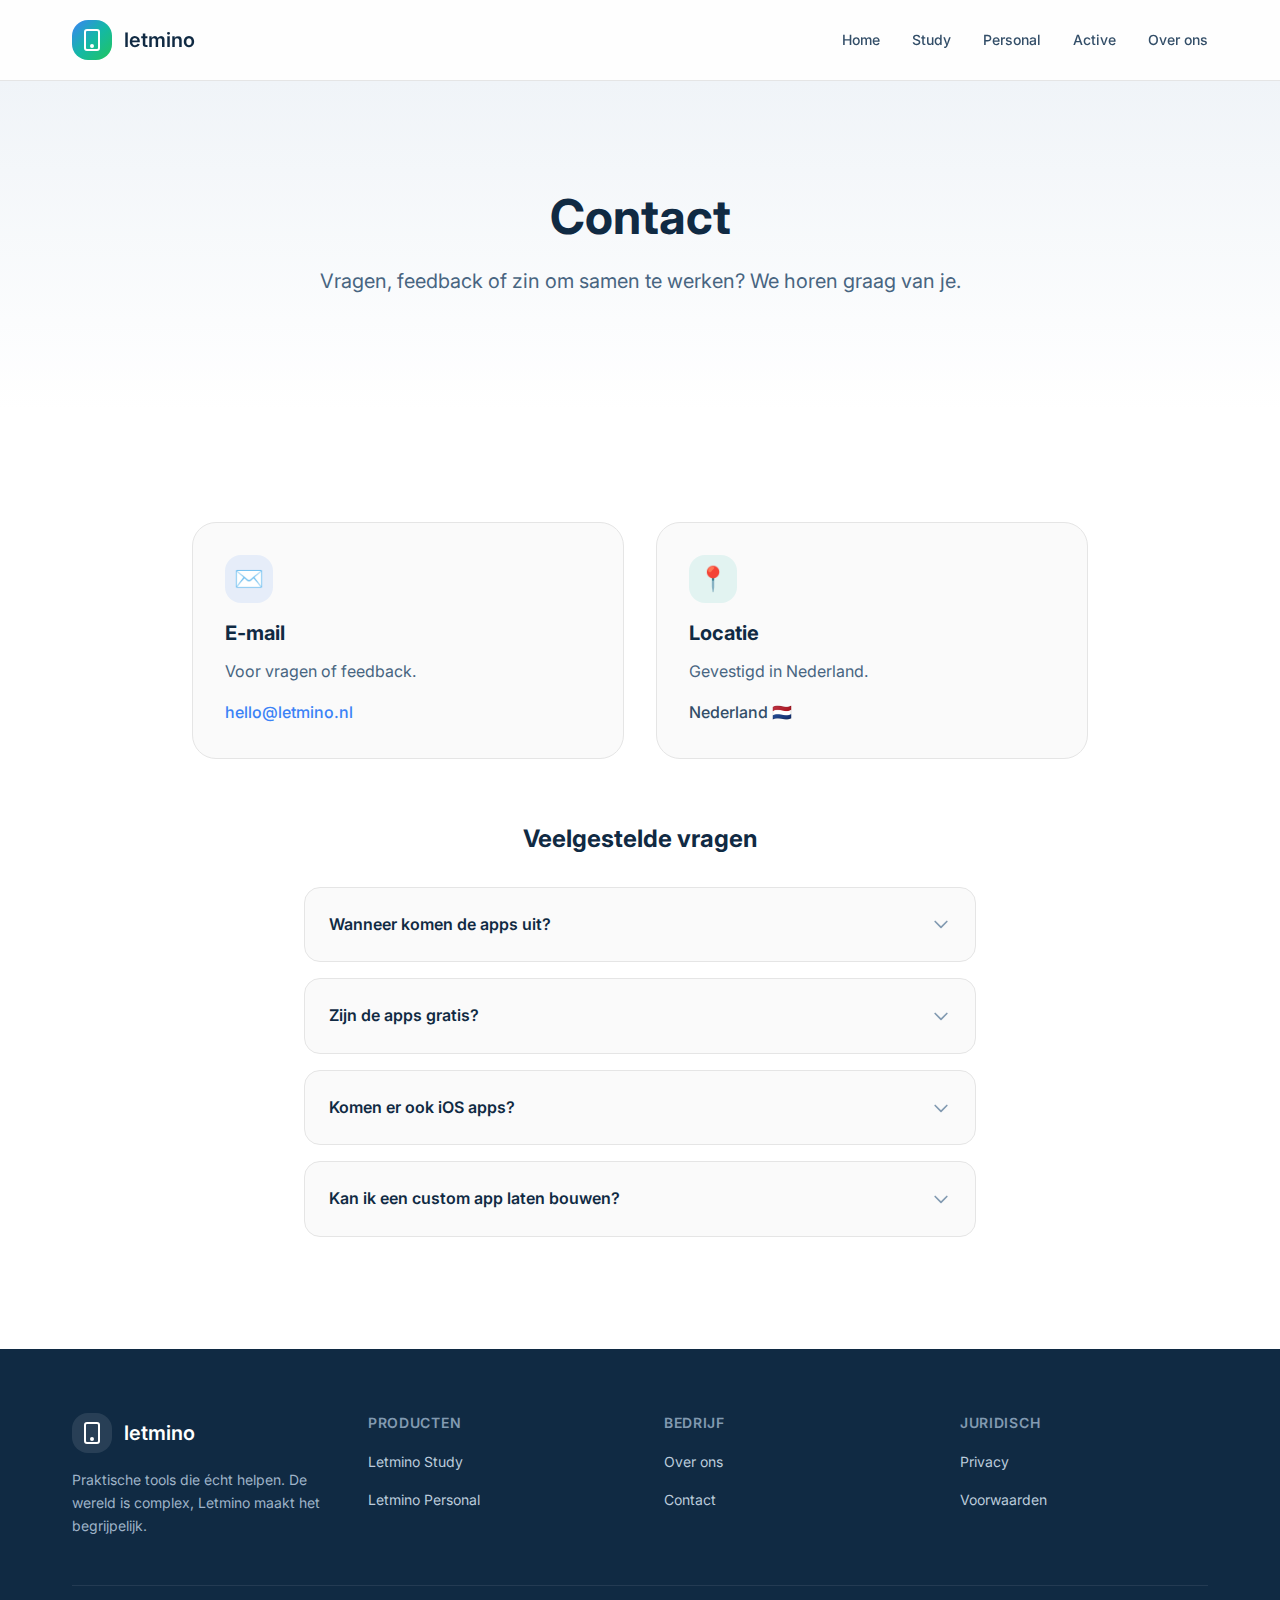
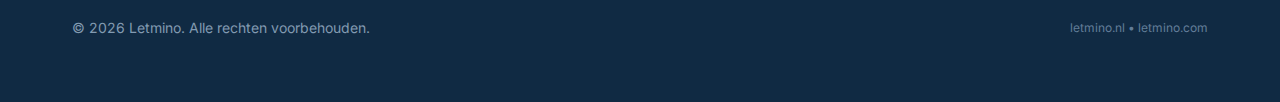
<file: contact/index.html>
<!DOCTYPE html><html lang="nl"> <head><meta charset="UTF-8"><meta name="viewport" content="width=device-width, initial-scale=1.0"><link rel="icon" type="image/svg+xml" href="/favicon.svg"><link rel="canonical" href="http://www.letmino.nl/contact/"><!-- Primary Meta Tags --><title>Contact | Letmino</title><meta name="title" content="Contact | Letmino"><meta name="description" content="Neem contact op met Letmino. Vragen of feedback? We horen graag van je."><!-- Open Graph / Facebook --><meta property="og:type" content="website"><meta property="og:url" content="http://www.letmino.nl/contact/"><meta property="og:title" content="Contact | Letmino"><meta property="og:description" content="Neem contact op met Letmino. Vragen of feedback? We horen graag van je."><!-- Twitter --><meta property="twitter:card" content="summary_large_image"><meta property="twitter:url" content="http://www.letmino.nl/contact/"><meta property="twitter:title" content="Contact | Letmino"><meta property="twitter:description" content="Neem contact op met Letmino. Vragen of feedback? We horen graag van je."><!-- Fonts --><link rel="preconnect" href="https://fonts.googleapis.com"><link rel="preconnect" href="https://fonts.gstatic.com" crossorigin><link href="https://fonts.googleapis.com/css2?family=Inter:wght@400;500;600;700&family=Plus+Jakarta+Sans:wght@500;600;700;800&display=swap" rel="stylesheet"><meta name="generator" content="Astro v5.16.7"><link rel="stylesheet" href="/_astro/about.DZpJaXbZ.css"></head> <body class="min-h-screen flex flex-col"> <header class="sticky top-0 z-50 bg-white/80 backdrop-blur-lg border-b border-neutral-200"> <div class="container-custom"> <nav class="flex items-center justify-between h-16 md:h-20"> <!-- Logo --> <a href="/" class="flex items-center gap-3 group"> <div class="w-10 h-10 rounded-xl bg-gradient-brand flex items-center justify-center"> <svg viewBox="0 0 24 24" class="w-6 h-6 text-white" fill="none" stroke="currentColor" stroke-width="2"> <rect x="5" y="2" width="14" height="20" rx="2"></rect> <circle cx="12" cy="18" r="1" fill="currentColor"></circle> </svg> </div> <span class="text-xl font-semibold text-navy-900 group-hover:text-accent-blue transition-colors">
letmino
</span> </a> <!-- Desktop Navigation --> <div class="hidden md:flex items-center gap-8"> <a href="/" class="text-sm font-medium transition-colors hover:text-accent-blue text-navy-700"> Home </a><a href="/study" class="text-sm font-medium transition-colors hover:text-accent-blue text-navy-700"> Study </a><a href="/personal" class="text-sm font-medium transition-colors hover:text-accent-blue text-navy-700"> Personal </a><a href="/active" class="text-sm font-medium transition-colors hover:text-accent-blue text-navy-700"> Active </a><a href="/about" class="text-sm font-medium transition-colors hover:text-accent-blue text-navy-700"> Over ons </a> </div> <!-- Mobile Menu Button --> <button id="mobile-menu-btn" class="md:hidden p-2 rounded-lg hover:bg-neutral-100 transition-colors" aria-label="Menu openen"> <svg class="w-6 h-6 text-navy-900" fill="none" stroke="currentColor" viewBox="0 0 24 24"> <path stroke-linecap="round" stroke-linejoin="round" stroke-width="2" d="M4 6h16M4 12h16M4 18h16"></path> </svg> </button> </nav> </div> <!-- Mobile Menu --> <div id="mobile-menu" class="hidden md:hidden border-t border-neutral-200 bg-white"> <div class="container-custom py-4 space-y-2"> <a href="/" class="block px-4 py-2 rounded-lg text-sm font-medium transition-colors hover:bg-neutral-100 text-navy-700"> Home </a><a href="/study" class="block px-4 py-2 rounded-lg text-sm font-medium transition-colors hover:bg-neutral-100 text-navy-700"> Study </a><a href="/personal" class="block px-4 py-2 rounded-lg text-sm font-medium transition-colors hover:bg-neutral-100 text-navy-700"> Personal </a><a href="/active" class="block px-4 py-2 rounded-lg text-sm font-medium transition-colors hover:bg-neutral-100 text-navy-700"> Active </a><a href="/about" class="block px-4 py-2 rounded-lg text-sm font-medium transition-colors hover:bg-neutral-100 text-navy-700"> Over ons </a> </div> </div> </header> <script type="module">const e=document.getElementById("mobile-menu-btn"),n=document.getElementById("mobile-menu");e?.addEventListener("click",()=>{n?.classList.toggle("hidden")});</script> <main class="flex-1">   <section class="py-20 md:py-28 bg-gradient-to-b from-navy-50 to-white"> <div class="container-custom"> <div class="max-w-3xl mx-auto text-center"> <h1 class="text-4xl md:text-5xl font-bold text-navy-900 mb-6">
Contact
</h1> <p class="text-xl text-navy-600 leading-relaxed">
Vragen, feedback of zin om samen te werken? We horen graag van je.
</p> </div> </div> </section>  <section class="py-20 md:py-28 bg-white"> <div class="container-custom"> <div class="max-w-4xl mx-auto"> <div class="grid md:grid-cols-2 gap-8"> <!-- Email --> <div class="bg-neutral-50 rounded-2xl p-8 border border-neutral-200"> <div class="w-12 h-12 rounded-xl bg-accent-blue/10 flex items-center justify-center text-2xl mb-4">
✉️
</div> <h2 class="text-xl font-bold text-navy-900 mb-3">E-mail</h2> <p class="text-navy-600 mb-4">
Voor vragen of feedback.
</p> <a href="mailto:hello@letmino.nl" class="text-accent-blue font-medium hover:underline">
hello@letmino.nl
</a> </div> <!-- Location --> <div class="bg-neutral-50 rounded-2xl p-8 border border-neutral-200"> <div class="w-12 h-12 rounded-xl bg-accent-teal/10 flex items-center justify-center text-2xl mb-4">
📍
</div> <h2 class="text-xl font-bold text-navy-900 mb-3">Locatie</h2> <p class="text-navy-600 mb-4">
Gevestigd in Nederland.
</p> <span class="text-navy-700 font-medium">
Nederland 🇳🇱
</span> </div> </div> <!-- FAQ --> <div class="mt-16"> <h2 class="text-2xl font-bold text-navy-900 mb-8 text-center">Veelgestelde vragen</h2> <div class="space-y-4 max-w-2xl mx-auto"> <details class="bg-neutral-50 rounded-xl p-6 border border-neutral-200 group"> <summary class="font-semibold text-navy-900 cursor-pointer list-none flex justify-between items-center">
Wanneer komen de apps uit?
<svg class="w-5 h-5 text-navy-400 group-open:rotate-180 transition-transform" fill="none" stroke="currentColor" viewBox="0 0 24 24"> <path stroke-linecap="round" stroke-linejoin="round" stroke-width="2" d="M19 9l-7 7-7-7"></path> </svg> </summary> <p class="mt-4 text-navy-600">
De eerste Study apps (Multiply en Divide) zijn momenteel in ontwikkeling. 
                We verwachten ze in de eerste helft van 2026 te lanceren in de Google Play Store.
</p> </details> <details class="bg-neutral-50 rounded-xl p-6 border border-neutral-200 group"> <summary class="font-semibold text-navy-900 cursor-pointer list-none flex justify-between items-center">
Zijn de apps gratis?
<svg class="w-5 h-5 text-navy-400 group-open:rotate-180 transition-transform" fill="none" stroke="currentColor" viewBox="0 0 24 24"> <path stroke-linecap="round" stroke-linejoin="round" stroke-width="2" d="M19 9l-7 7-7-7"></path> </svg> </summary> <p class="mt-4 text-navy-600">
Dit is afhankelijk van de App. We hanteren een eerlijk model en kunnen voor een volledige versie een kleine eenmalige betaling vragen. 
                We gebruiken geen reclame in onze Apps.
</p> </details> <details class="bg-neutral-50 rounded-xl p-6 border border-neutral-200 group"> <summary class="font-semibold text-navy-900 cursor-pointer list-none flex justify-between items-center">
Komen er ook iOS apps?
<svg class="w-5 h-5 text-navy-400 group-open:rotate-180 transition-transform" fill="none" stroke="currentColor" viewBox="0 0 24 24"> <path stroke-linecap="round" stroke-linejoin="round" stroke-width="2" d="M19 9l-7 7-7-7"></path> </svg> </summary> <p class="mt-4 text-navy-600">
Technisch is dit mogelijk. Op dit moment staat dit niet op de roadmap.
</p> </details> <details class="bg-neutral-50 rounded-xl p-6 border border-neutral-200 group"> <summary class="font-semibold text-navy-900 cursor-pointer list-none flex justify-between items-center">
Kan ik een custom app laten bouwen?
<svg class="w-5 h-5 text-navy-400 group-open:rotate-180 transition-transform" fill="none" stroke="currentColor" viewBox="0 0 24 24"> <path stroke-linecap="round" stroke-linejoin="round" stroke-width="2" d="M19 9l-7 7-7-7"></path> </svg> </summary> <p class="mt-4 text-navy-600">
Nee, wij bouwen geen custom apps op verzoek.
</p> </details> </div> </div> </div> </div> </section>  </main> <footer class="bg-navy-900 text-white mt-auto"> <div class="container-custom py-16"> <div class="grid grid-cols-1 md:grid-cols-2 lg:grid-cols-4 gap-12"> <!-- Brand --> <div class="lg:col-span-1"> <a href="/" class="flex items-center gap-3 mb-4"> <div class="w-10 h-10 rounded-xl bg-white/10 flex items-center justify-center"> <svg viewBox="0 0 24 24" class="w-6 h-6 text-white" fill="none" stroke="currentColor" stroke-width="2"> <rect x="5" y="2" width="14" height="20" rx="2"></rect> <circle cx="12" cy="18" r="1" fill="currentColor"></circle> </svg> </div> <span class="text-xl font-semibold">letmino</span> </a> <p class="text-navy-300 text-sm leading-relaxed">
Praktische tools die écht helpen. De wereld is complex, Letmino maakt het begrijpelijk.
</p> </div> <!-- Products --> <div> <h3 class="font-semibold text-sm uppercase tracking-wider text-navy-400 mb-4">
Producten
</h3> <ul class="space-y-3"> <li> <a href="/study" class="text-navy-200 hover:text-white transition-colors text-sm"> Letmino Study </a> </li><li> <a href="/personal" class="text-navy-200 hover:text-white transition-colors text-sm"> Letmino Personal </a> </li> </ul> </div> <!-- Company --> <div> <h3 class="font-semibold text-sm uppercase tracking-wider text-navy-400 mb-4">
Bedrijf
</h3> <ul class="space-y-3"> <li> <a href="/about" class="text-navy-200 hover:text-white transition-colors text-sm"> Over ons </a> </li><li> <a href="/contact" class="text-navy-200 hover:text-white transition-colors text-sm"> Contact </a> </li> </ul> </div> <!-- Legal --> <div> <h3 class="font-semibold text-sm uppercase tracking-wider text-navy-400 mb-4">
Juridisch
</h3> <ul class="space-y-3"> <li> <a href="/privacy" class="text-navy-200 hover:text-white transition-colors text-sm"> Privacy </a> </li><li> <a href="/terms" class="text-navy-200 hover:text-white transition-colors text-sm"> Voorwaarden </a> </li> </ul> </div> </div> <!-- Bottom Bar --> <div class="mt-12 pt-8 border-t border-navy-800 flex flex-col md:flex-row justify-between items-center gap-4"> <p class="text-navy-400 text-sm">
© 2026 Letmino. Alle rechten voorbehouden.
</p> <div class="flex items-center gap-4"> <span class="text-navy-500 text-xs">
letmino.nl • letmino.com
</span> </div> </div> </div> </footer> </body></html>
</file>
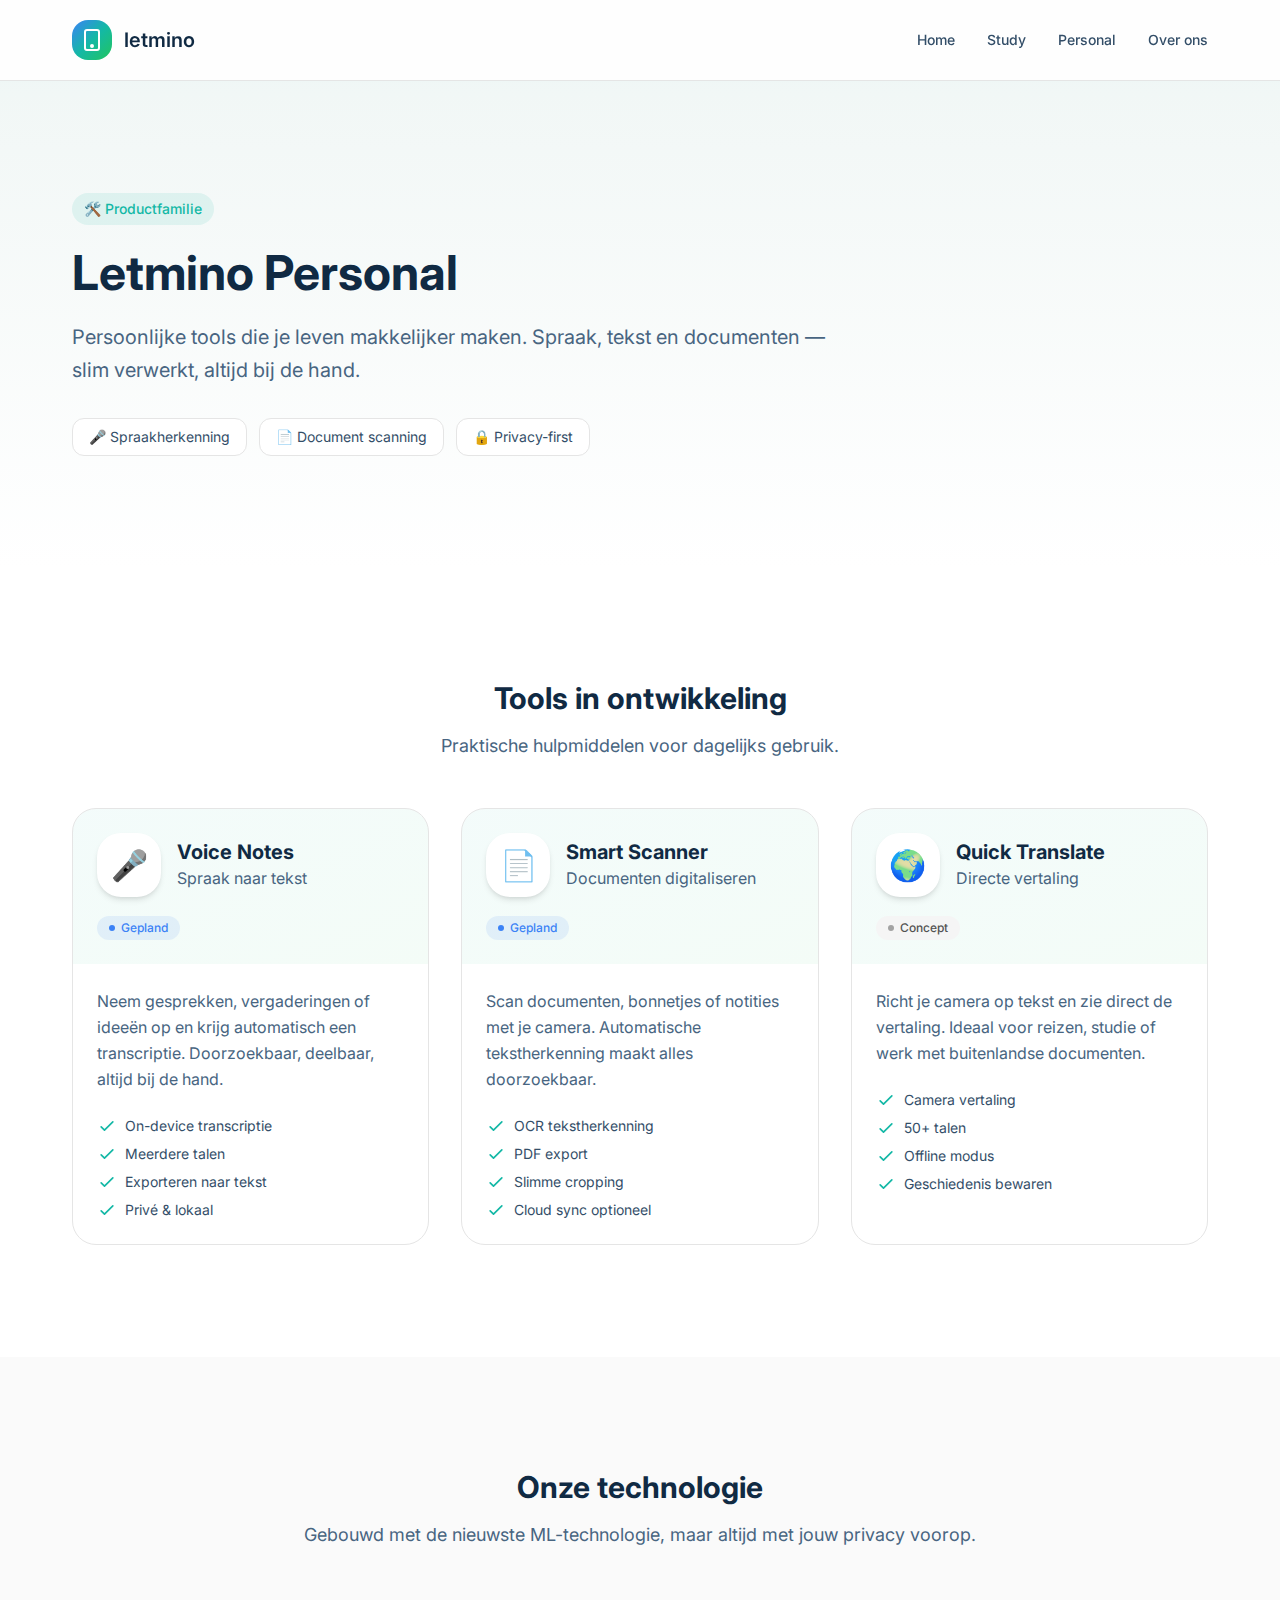
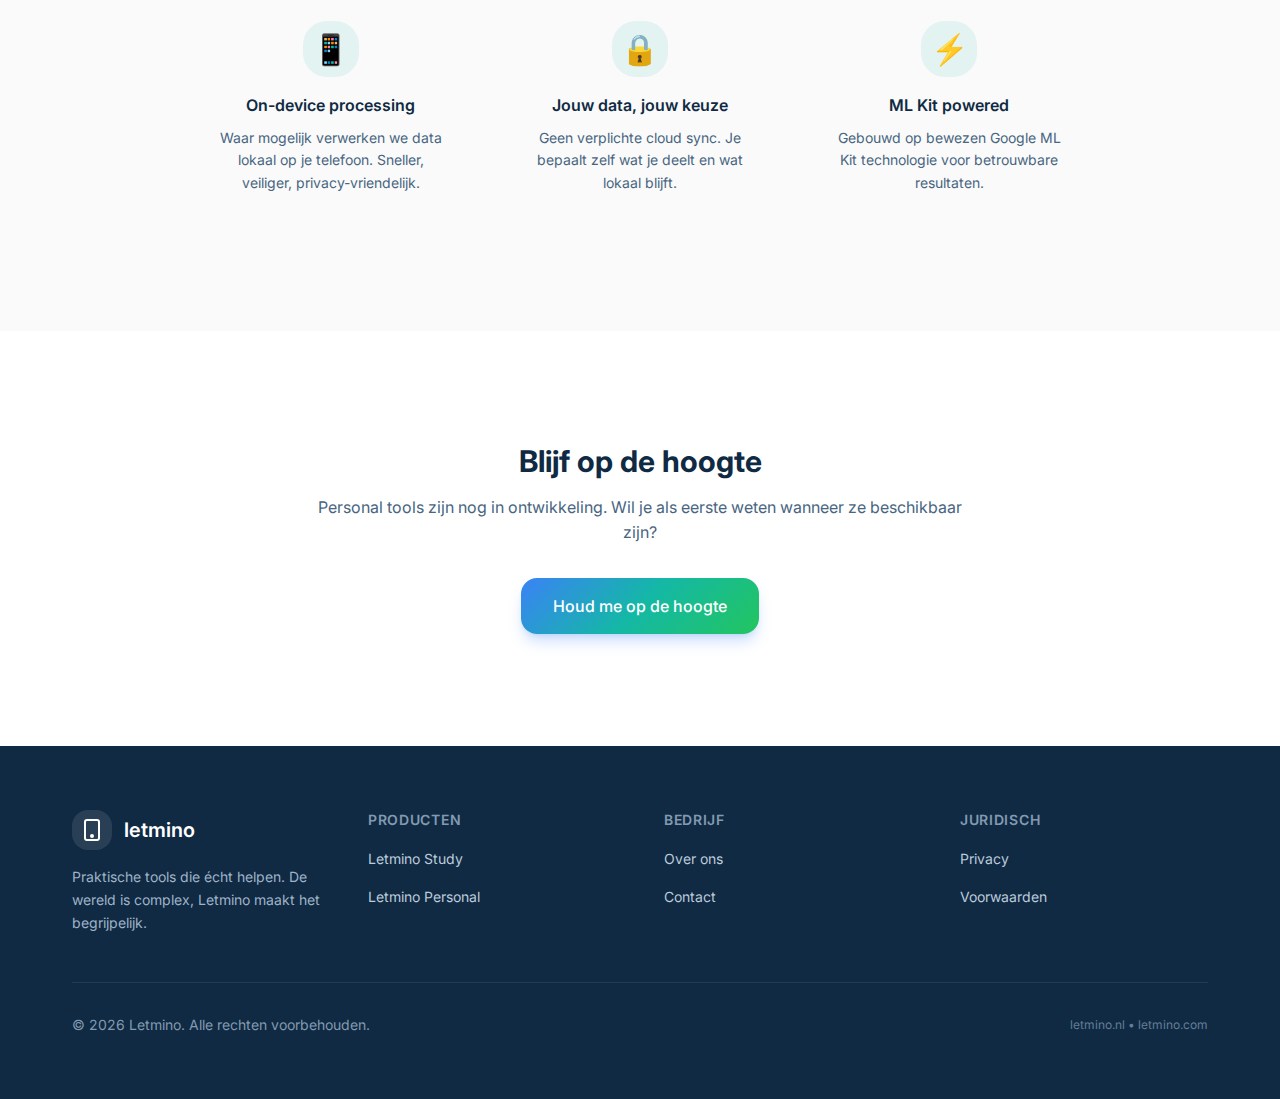
<file: personal/index.html>
<!DOCTYPE html><html lang="nl"> <head><meta charset="UTF-8"><meta name="viewport" content="width=device-width, initial-scale=1.0"><link rel="icon" type="image/svg+xml" href="/favicon.svg"><link rel="canonical" href="http://www.letmino.nl/personal/"><!-- Primary Meta Tags --><title>Letmino Personal | Letmino</title><meta name="title" content="Letmino Personal | Letmino"><meta name="description" content="Persoonlijke productiviteitstools. Spraak naar tekst, documenten scannen en meer praktische AI-tools."><!-- Open Graph / Facebook --><meta property="og:type" content="website"><meta property="og:url" content="http://www.letmino.nl/personal/"><meta property="og:title" content="Letmino Personal | Letmino"><meta property="og:description" content="Persoonlijke productiviteitstools. Spraak naar tekst, documenten scannen en meer praktische AI-tools."><!-- Twitter --><meta property="twitter:card" content="summary_large_image"><meta property="twitter:url" content="http://www.letmino.nl/personal/"><meta property="twitter:title" content="Letmino Personal | Letmino"><meta property="twitter:description" content="Persoonlijke productiviteitstools. Spraak naar tekst, documenten scannen en meer praktische AI-tools."><!-- Fonts --><link rel="preconnect" href="https://fonts.googleapis.com"><link rel="preconnect" href="https://fonts.gstatic.com" crossorigin><link href="https://fonts.googleapis.com/css2?family=Inter:wght@400;500;600;700&family=Plus+Jakarta+Sans:wght@500;600;700;800&display=swap" rel="stylesheet"><meta name="generator" content="Astro v5.16.7"><link rel="stylesheet" href="/_astro/about.BxlNoPxa.css"></head> <body class="min-h-screen flex flex-col"> <header class="sticky top-0 z-50 bg-white/80 backdrop-blur-lg border-b border-neutral-200"> <div class="container-custom"> <nav class="flex items-center justify-between h-16 md:h-20"> <!-- Logo --> <a href="/" class="flex items-center gap-3 group"> <div class="w-10 h-10 rounded-xl bg-gradient-brand flex items-center justify-center"> <svg viewBox="0 0 24 24" class="w-6 h-6 text-white" fill="none" stroke="currentColor" stroke-width="2"> <rect x="5" y="2" width="14" height="20" rx="2"></rect> <circle cx="12" cy="18" r="1" fill="currentColor"></circle> </svg> </div> <span class="text-xl font-semibold text-navy-900 group-hover:text-accent-blue transition-colors">
letmino
</span> </a> <!-- Desktop Navigation --> <div class="hidden md:flex items-center gap-8"> <a href="/" class="text-sm font-medium transition-colors hover:text-accent-blue text-navy-700"> Home </a><a href="/study" class="text-sm font-medium transition-colors hover:text-accent-blue text-navy-700"> Study </a><a href="/personal" class="text-sm font-medium transition-colors hover:text-accent-blue text-navy-700"> Personal </a><a href="/about" class="text-sm font-medium transition-colors hover:text-accent-blue text-navy-700"> Over ons </a> </div> <!-- Mobile Menu Button --> <button id="mobile-menu-btn" class="md:hidden p-2 rounded-lg hover:bg-neutral-100 transition-colors" aria-label="Menu openen"> <svg class="w-6 h-6 text-navy-900" fill="none" stroke="currentColor" viewBox="0 0 24 24"> <path stroke-linecap="round" stroke-linejoin="round" stroke-width="2" d="M4 6h16M4 12h16M4 18h16"></path> </svg> </button> </nav> </div> <!-- Mobile Menu --> <div id="mobile-menu" class="hidden md:hidden border-t border-neutral-200 bg-white"> <div class="container-custom py-4 space-y-2"> <a href="/" class="block px-4 py-2 rounded-lg text-sm font-medium transition-colors hover:bg-neutral-100 text-navy-700"> Home </a><a href="/study" class="block px-4 py-2 rounded-lg text-sm font-medium transition-colors hover:bg-neutral-100 text-navy-700"> Study </a><a href="/personal" class="block px-4 py-2 rounded-lg text-sm font-medium transition-colors hover:bg-neutral-100 text-navy-700"> Personal </a><a href="/about" class="block px-4 py-2 rounded-lg text-sm font-medium transition-colors hover:bg-neutral-100 text-navy-700"> Over ons </a> </div> </div> </header> <script type="module">const e=document.getElementById("mobile-menu-btn"),n=document.getElementById("mobile-menu");e?.addEventListener("click",()=>{n?.classList.toggle("hidden")});</script> <main class="flex-1">   <section class="relative bg-gradient-to-b from-accent-teal/5 to-white py-20 md:py-28"> <div class="container-custom"> <div class="max-w-3xl"> <div class="inline-flex items-center gap-2 px-3 py-1.5 rounded-full bg-accent-teal/10 text-accent-teal text-sm font-medium mb-6">
🛠️ Productfamilie
</div> <h1 class="text-4xl md:text-5xl font-bold text-navy-900 mb-6">
Letmino Personal
</h1> <p class="text-xl text-navy-600 mb-8 leading-relaxed">
Persoonlijke tools die je leven makkelijker maken. 
          Spraak, tekst en documenten — slim verwerkt, altijd bij de hand.
</p> <div class="flex flex-wrap gap-3"> <span class="px-4 py-2 rounded-lg bg-white border border-neutral-200 text-sm text-navy-700">
🎤 Spraakherkenning
</span> <span class="px-4 py-2 rounded-lg bg-white border border-neutral-200 text-sm text-navy-700">
📄 Document scanning
</span> <span class="px-4 py-2 rounded-lg bg-white border border-neutral-200 text-sm text-navy-700">
🔒 Privacy-first
</span> </div> </div> </div> </section>  <section class="py-20 md:py-28 bg-white"> <div class="container-custom"> <div class="text-center mb-12"> <h2 class="text-3xl font-bold text-navy-900 mb-4">Tools in ontwikkeling</h2> <p class="text-lg text-navy-600">Praktische hulpmiddelen voor dagelijks gebruik.</p> </div> <div class="grid lg:grid-cols-3 gap-8"> <div class="bg-white rounded-2xl border border-neutral-200 overflow-hidden card-hover"> <!-- Tool Header --> <div class="p-6 bg-gradient-to-br from-accent-teal/5 to-accent-green/5"> <div class="flex items-center gap-4 mb-4"> <div class="w-16 h-16 rounded-2xl bg-white shadow-md flex items-center justify-center text-3xl"> 🎤 </div> <div> <h3 class="text-xl font-bold text-navy-900">Voice Notes</h3> <p class="text-navy-600">Spraak naar tekst</p> </div> </div> <span class="inline-flex items-center gap-1.5 px-3 py-1 rounded-full text-xs font-medium bg-accent-blue/10 text-accent-blue"> <span class="w-1.5 h-1.5 rounded-full bg-accent-blue"></span> Gepland </span> </div> <!-- Tool Content --> <div class="p-6"> <p class="text-navy-600 mb-6 leading-relaxed"> Neem gesprekken, vergaderingen of ideeën op en krijg automatisch een transcriptie. Doorzoekbaar, deelbaar, altijd bij de hand. </p> <ul class="space-y-2"> <li class="flex items-center gap-2 text-sm text-navy-700"> <svg class="w-5 h-5 text-accent-teal flex-shrink-0" fill="none" stroke="currentColor" viewBox="0 0 24 24"> <path stroke-linecap="round" stroke-linejoin="round" stroke-width="2" d="M5 13l4 4L19 7"></path> </svg> On-device transcriptie </li><li class="flex items-center gap-2 text-sm text-navy-700"> <svg class="w-5 h-5 text-accent-teal flex-shrink-0" fill="none" stroke="currentColor" viewBox="0 0 24 24"> <path stroke-linecap="round" stroke-linejoin="round" stroke-width="2" d="M5 13l4 4L19 7"></path> </svg> Meerdere talen </li><li class="flex items-center gap-2 text-sm text-navy-700"> <svg class="w-5 h-5 text-accent-teal flex-shrink-0" fill="none" stroke="currentColor" viewBox="0 0 24 24"> <path stroke-linecap="round" stroke-linejoin="round" stroke-width="2" d="M5 13l4 4L19 7"></path> </svg> Exporteren naar tekst </li><li class="flex items-center gap-2 text-sm text-navy-700"> <svg class="w-5 h-5 text-accent-teal flex-shrink-0" fill="none" stroke="currentColor" viewBox="0 0 24 24"> <path stroke-linecap="round" stroke-linejoin="round" stroke-width="2" d="M5 13l4 4L19 7"></path> </svg> Privé &amp; lokaal </li> </ul> </div> </div><div class="bg-white rounded-2xl border border-neutral-200 overflow-hidden card-hover"> <!-- Tool Header --> <div class="p-6 bg-gradient-to-br from-accent-teal/5 to-accent-green/5"> <div class="flex items-center gap-4 mb-4"> <div class="w-16 h-16 rounded-2xl bg-white shadow-md flex items-center justify-center text-3xl"> 📄 </div> <div> <h3 class="text-xl font-bold text-navy-900">Smart Scanner</h3> <p class="text-navy-600">Documenten digitaliseren</p> </div> </div> <span class="inline-flex items-center gap-1.5 px-3 py-1 rounded-full text-xs font-medium bg-accent-blue/10 text-accent-blue"> <span class="w-1.5 h-1.5 rounded-full bg-accent-blue"></span> Gepland </span> </div> <!-- Tool Content --> <div class="p-6"> <p class="text-navy-600 mb-6 leading-relaxed"> Scan documenten, bonnetjes of notities met je camera. Automatische tekstherkenning maakt alles doorzoekbaar. </p> <ul class="space-y-2"> <li class="flex items-center gap-2 text-sm text-navy-700"> <svg class="w-5 h-5 text-accent-teal flex-shrink-0" fill="none" stroke="currentColor" viewBox="0 0 24 24"> <path stroke-linecap="round" stroke-linejoin="round" stroke-width="2" d="M5 13l4 4L19 7"></path> </svg> OCR tekstherkenning </li><li class="flex items-center gap-2 text-sm text-navy-700"> <svg class="w-5 h-5 text-accent-teal flex-shrink-0" fill="none" stroke="currentColor" viewBox="0 0 24 24"> <path stroke-linecap="round" stroke-linejoin="round" stroke-width="2" d="M5 13l4 4L19 7"></path> </svg> PDF export </li><li class="flex items-center gap-2 text-sm text-navy-700"> <svg class="w-5 h-5 text-accent-teal flex-shrink-0" fill="none" stroke="currentColor" viewBox="0 0 24 24"> <path stroke-linecap="round" stroke-linejoin="round" stroke-width="2" d="M5 13l4 4L19 7"></path> </svg> Slimme cropping </li><li class="flex items-center gap-2 text-sm text-navy-700"> <svg class="w-5 h-5 text-accent-teal flex-shrink-0" fill="none" stroke="currentColor" viewBox="0 0 24 24"> <path stroke-linecap="round" stroke-linejoin="round" stroke-width="2" d="M5 13l4 4L19 7"></path> </svg> Cloud sync optioneel </li> </ul> </div> </div><div class="bg-white rounded-2xl border border-neutral-200 overflow-hidden card-hover"> <!-- Tool Header --> <div class="p-6 bg-gradient-to-br from-accent-teal/5 to-accent-green/5"> <div class="flex items-center gap-4 mb-4"> <div class="w-16 h-16 rounded-2xl bg-white shadow-md flex items-center justify-center text-3xl"> 🌍 </div> <div> <h3 class="text-xl font-bold text-navy-900">Quick Translate</h3> <p class="text-navy-600">Directe vertaling</p> </div> </div> <span class="inline-flex items-center gap-1.5 px-3 py-1 rounded-full text-xs font-medium bg-neutral-100 text-neutral-600"> <span class="w-1.5 h-1.5 rounded-full bg-neutral-400"></span> Concept </span> </div> <!-- Tool Content --> <div class="p-6"> <p class="text-navy-600 mb-6 leading-relaxed"> Richt je camera op tekst en zie direct de vertaling. Ideaal voor reizen, studie of werk met buitenlandse documenten. </p> <ul class="space-y-2"> <li class="flex items-center gap-2 text-sm text-navy-700"> <svg class="w-5 h-5 text-accent-teal flex-shrink-0" fill="none" stroke="currentColor" viewBox="0 0 24 24"> <path stroke-linecap="round" stroke-linejoin="round" stroke-width="2" d="M5 13l4 4L19 7"></path> </svg> Camera vertaling </li><li class="flex items-center gap-2 text-sm text-navy-700"> <svg class="w-5 h-5 text-accent-teal flex-shrink-0" fill="none" stroke="currentColor" viewBox="0 0 24 24"> <path stroke-linecap="round" stroke-linejoin="round" stroke-width="2" d="M5 13l4 4L19 7"></path> </svg> 50+ talen </li><li class="flex items-center gap-2 text-sm text-navy-700"> <svg class="w-5 h-5 text-accent-teal flex-shrink-0" fill="none" stroke="currentColor" viewBox="0 0 24 24"> <path stroke-linecap="round" stroke-linejoin="round" stroke-width="2" d="M5 13l4 4L19 7"></path> </svg> Offline modus </li><li class="flex items-center gap-2 text-sm text-navy-700"> <svg class="w-5 h-5 text-accent-teal flex-shrink-0" fill="none" stroke="currentColor" viewBox="0 0 24 24"> <path stroke-linecap="round" stroke-linejoin="round" stroke-width="2" d="M5 13l4 4L19 7"></path> </svg> Geschiedenis bewaren </li> </ul> </div> </div> </div> </div> </section>  <section class="py-20 md:py-28 bg-neutral-50"> <div class="container-custom"> <div class="text-center mb-12"> <h2 class="text-3xl font-bold text-navy-900 mb-4">Onze technologie</h2> <p class="text-lg text-navy-600 max-w-2xl mx-auto">
Gebouwd met de nieuwste ML-technologie, maar altijd met jouw privacy voorop.
</p> </div> <div class="grid md:grid-cols-3 gap-8 max-w-4xl mx-auto"> <div class="text-center p-6"> <div class="w-14 h-14 mx-auto mb-4 rounded-2xl bg-accent-teal/10 flex items-center justify-center"> <span class="text-3xl">📱</span> </div> <h3 class="font-semibold text-navy-900 mb-2">On-device processing</h3> <p class="text-sm text-navy-600 leading-relaxed">Waar mogelijk verwerken we data lokaal op je telefoon. Sneller, veiliger, privacy-vriendelijk.</p> </div><div class="text-center p-6"> <div class="w-14 h-14 mx-auto mb-4 rounded-2xl bg-accent-teal/10 flex items-center justify-center"> <span class="text-3xl">🔒</span> </div> <h3 class="font-semibold text-navy-900 mb-2">Jouw data, jouw keuze</h3> <p class="text-sm text-navy-600 leading-relaxed">Geen verplichte cloud sync. Je bepaalt zelf wat je deelt en wat lokaal blijft.</p> </div><div class="text-center p-6"> <div class="w-14 h-14 mx-auto mb-4 rounded-2xl bg-accent-teal/10 flex items-center justify-center"> <span class="text-3xl">⚡</span> </div> <h3 class="font-semibold text-navy-900 mb-2">ML Kit powered</h3> <p class="text-sm text-navy-600 leading-relaxed">Gebouwd op bewezen Google ML Kit technologie voor betrouwbare resultaten.</p> </div> </div> </div> </section>  <section class="py-20 md:py-28 bg-white"> <div class="container-custom"> <div class="max-w-2xl mx-auto text-center"> <h2 class="text-2xl md:text-3xl font-bold text-navy-900 mb-4">
Blijf op de hoogte
</h2> <p class="text-navy-600 mb-8">
Personal tools zijn nog in ontwikkeling. Wil je als eerste weten wanneer ze beschikbaar zijn?
</p> <a href="/contact" class="inline-flex items-center justify-center font-medium rounded-xl transition-all duration-200 focus:outline-none focus:ring-2 focus:ring-offset-2 bg-gradient-brand text-white hover:opacity-90 focus:ring-accent-blue shadow-lg shadow-accent-blue/25 px-8 py-4 text-base gap-2 ">
Houd me op de hoogte
</a> </div> </div> </section>  </main> <footer class="bg-navy-900 text-white mt-auto"> <div class="container-custom py-16"> <div class="grid grid-cols-1 md:grid-cols-2 lg:grid-cols-4 gap-12"> <!-- Brand --> <div class="lg:col-span-1"> <a href="/" class="flex items-center gap-3 mb-4"> <div class="w-10 h-10 rounded-xl bg-white/10 flex items-center justify-center"> <svg viewBox="0 0 24 24" class="w-6 h-6 text-white" fill="none" stroke="currentColor" stroke-width="2"> <rect x="5" y="2" width="14" height="20" rx="2"></rect> <circle cx="12" cy="18" r="1" fill="currentColor"></circle> </svg> </div> <span class="text-xl font-semibold">letmino</span> </a> <p class="text-navy-300 text-sm leading-relaxed">
Praktische tools die écht helpen. De wereld is complex, Letmino maakt het begrijpelijk.
</p> </div> <!-- Products --> <div> <h3 class="font-semibold text-sm uppercase tracking-wider text-navy-400 mb-4">
Producten
</h3> <ul class="space-y-3"> <li> <a href="/study" class="text-navy-200 hover:text-white transition-colors text-sm"> Letmino Study </a> </li><li> <a href="/personal" class="text-navy-200 hover:text-white transition-colors text-sm"> Letmino Personal </a> </li> </ul> </div> <!-- Company --> <div> <h3 class="font-semibold text-sm uppercase tracking-wider text-navy-400 mb-4">
Bedrijf
</h3> <ul class="space-y-3"> <li> <a href="/about" class="text-navy-200 hover:text-white transition-colors text-sm"> Over ons </a> </li><li> <a href="/contact" class="text-navy-200 hover:text-white transition-colors text-sm"> Contact </a> </li> </ul> </div> <!-- Legal --> <div> <h3 class="font-semibold text-sm uppercase tracking-wider text-navy-400 mb-4">
Juridisch
</h3> <ul class="space-y-3"> <li> <a href="/privacy" class="text-navy-200 hover:text-white transition-colors text-sm"> Privacy </a> </li><li> <a href="/terms" class="text-navy-200 hover:text-white transition-colors text-sm"> Voorwaarden </a> </li> </ul> </div> </div> <!-- Bottom Bar --> <div class="mt-12 pt-8 border-t border-navy-800 flex flex-col md:flex-row justify-between items-center gap-4"> <p class="text-navy-400 text-sm">
© 2026 Letmino. Alle rechten voorbehouden.
</p> <div class="flex items-center gap-4"> <span class="text-navy-500 text-xs">
letmino.nl • letmino.com
</span> </div> </div> </div> </footer> </body></html>
</file>
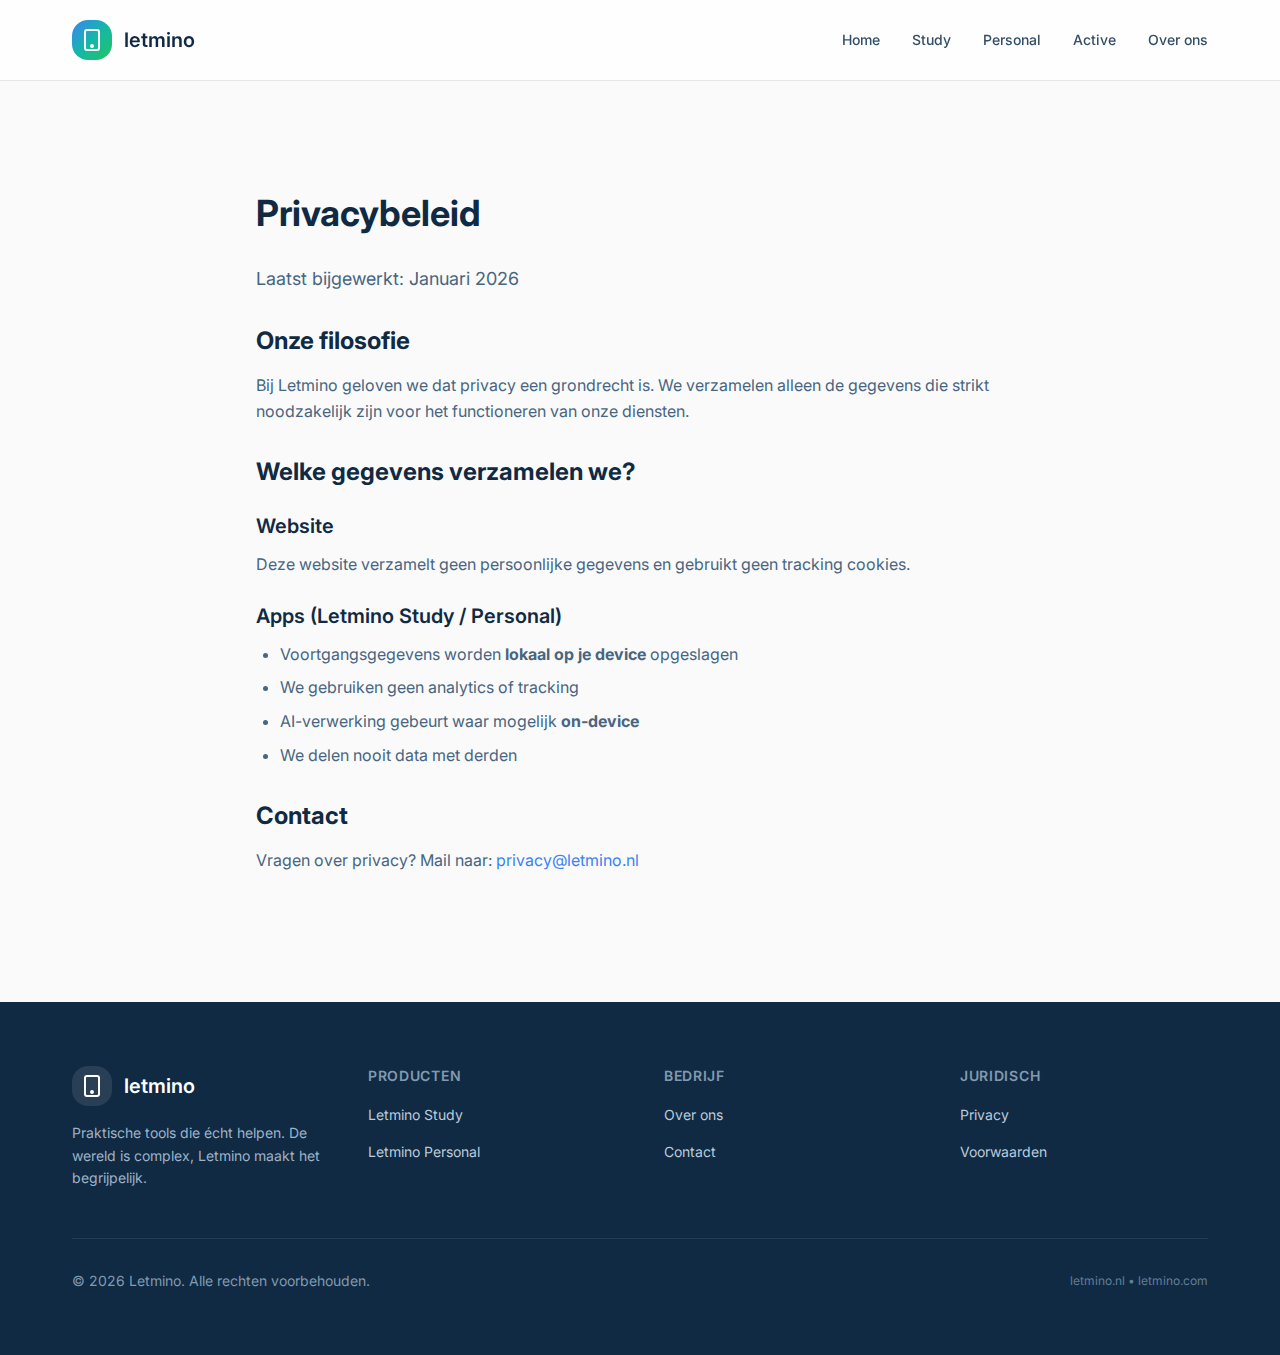
<file: privacy/index.html>
<!DOCTYPE html><html lang="nl"> <head><meta charset="UTF-8"><meta name="viewport" content="width=device-width, initial-scale=1.0"><link rel="icon" type="image/svg+xml" href="/favicon.svg"><link rel="canonical" href="http://www.letmino.nl/privacy/"><!-- Primary Meta Tags --><title>Privacybeleid | Letmino</title><meta name="title" content="Privacybeleid | Letmino"><meta name="description" content="Privacybeleid van Letmino. Hoe we omgaan met je gegevens."><!-- Open Graph / Facebook --><meta property="og:type" content="website"><meta property="og:url" content="http://www.letmino.nl/privacy/"><meta property="og:title" content="Privacybeleid | Letmino"><meta property="og:description" content="Privacybeleid van Letmino. Hoe we omgaan met je gegevens."><!-- Twitter --><meta property="twitter:card" content="summary_large_image"><meta property="twitter:url" content="http://www.letmino.nl/privacy/"><meta property="twitter:title" content="Privacybeleid | Letmino"><meta property="twitter:description" content="Privacybeleid van Letmino. Hoe we omgaan met je gegevens."><!-- Fonts --><link rel="preconnect" href="https://fonts.googleapis.com"><link rel="preconnect" href="https://fonts.gstatic.com" crossorigin><link href="https://fonts.googleapis.com/css2?family=Inter:wght@400;500;600;700&family=Plus+Jakarta+Sans:wght@500;600;700;800&display=swap" rel="stylesheet"><meta name="generator" content="Astro v5.16.7"><link rel="stylesheet" href="/_astro/about.EwwuegMh.css"></head> <body class="min-h-screen flex flex-col"> <header class="sticky top-0 z-50 bg-white/80 backdrop-blur-lg border-b border-neutral-200"> <div class="container-custom"> <nav class="flex items-center justify-between h-16 md:h-20"> <!-- Logo --> <a href="/" class="flex items-center gap-3 group"> <div class="w-10 h-10 rounded-xl bg-gradient-brand flex items-center justify-center"> <svg viewBox="0 0 24 24" class="w-6 h-6 text-white" fill="none" stroke="currentColor" stroke-width="2"> <rect x="5" y="2" width="14" height="20" rx="2"></rect> <circle cx="12" cy="18" r="1" fill="currentColor"></circle> </svg> </div> <span class="text-xl font-semibold text-navy-900 group-hover:text-accent-blue transition-colors">
letmino
</span> </a> <!-- Desktop Navigation --> <div class="hidden md:flex items-center gap-8"> <a href="/" class="text-sm font-medium transition-colors hover:text-accent-blue text-navy-700"> Home </a><a href="/study" class="text-sm font-medium transition-colors hover:text-accent-blue text-navy-700"> Study </a><a href="/personal" class="text-sm font-medium transition-colors hover:text-accent-blue text-navy-700"> Personal </a><a href="/active" class="text-sm font-medium transition-colors hover:text-accent-blue text-navy-700"> Active </a><a href="/about" class="text-sm font-medium transition-colors hover:text-accent-blue text-navy-700"> Over ons </a> </div> <!-- Mobile Menu Button --> <button id="mobile-menu-btn" class="md:hidden p-2 rounded-lg hover:bg-neutral-100 transition-colors" aria-label="Menu openen"> <svg class="w-6 h-6 text-navy-900" fill="none" stroke="currentColor" viewBox="0 0 24 24"> <path stroke-linecap="round" stroke-linejoin="round" stroke-width="2" d="M4 6h16M4 12h16M4 18h16"></path> </svg> </button> </nav> </div> <!-- Mobile Menu --> <div id="mobile-menu" class="hidden md:hidden border-t border-neutral-200 bg-white"> <div class="container-custom py-4 space-y-2"> <a href="/" class="block px-4 py-2 rounded-lg text-sm font-medium transition-colors hover:bg-neutral-100 text-navy-700"> Home </a><a href="/study" class="block px-4 py-2 rounded-lg text-sm font-medium transition-colors hover:bg-neutral-100 text-navy-700"> Study </a><a href="/personal" class="block px-4 py-2 rounded-lg text-sm font-medium transition-colors hover:bg-neutral-100 text-navy-700"> Personal </a><a href="/active" class="block px-4 py-2 rounded-lg text-sm font-medium transition-colors hover:bg-neutral-100 text-navy-700"> Active </a><a href="/about" class="block px-4 py-2 rounded-lg text-sm font-medium transition-colors hover:bg-neutral-100 text-navy-700"> Over ons </a> </div> </div> </header> <script type="module">const e=document.getElementById("mobile-menu-btn"),n=document.getElementById("mobile-menu");e?.addEventListener("click",()=>{n?.classList.toggle("hidden")});</script> <main class="flex-1">  <section class="py-20 md:py-28"> <div class="container-custom"> <div class="max-w-3xl mx-auto prose prose-navy"> <h1 class="text-4xl font-bold text-navy-900 mb-8">Privacybeleid</h1> <p class="text-navy-600 text-lg mb-8">
Laatst bijgewerkt: Januari 2026
</p> <h2 class="text-2xl font-bold text-navy-900 mt-8 mb-4">Onze filosofie</h2> <p class="text-navy-600 mb-4">
Bij Letmino geloven we dat privacy een grondrecht is. We verzamelen alleen 
          de gegevens die strikt noodzakelijk zijn voor het functioneren van onze diensten.
</p> <h2 class="text-2xl font-bold text-navy-900 mt-8 mb-4">Welke gegevens verzamelen we?</h2> <h3 class="text-xl font-semibold text-navy-900 mt-6 mb-3">Website</h3> <p class="text-navy-600 mb-4">
Deze website verzamelt geen persoonlijke gegevens en gebruikt geen tracking cookies.
</p> <h3 class="text-xl font-semibold text-navy-900 mt-6 mb-3">Apps (Letmino Study / Personal)</h3> <ul class="list-disc pl-6 text-navy-600 mb-4 space-y-2"> <li>Voortgangsgegevens worden <strong>lokaal op je device</strong> opgeslagen</li> <li>We gebruiken geen analytics of tracking</li> <li>AI-verwerking gebeurt waar mogelijk <strong>on-device</strong></li> <li>We delen nooit data met derden</li> </ul> <h2 class="text-2xl font-bold text-navy-900 mt-8 mb-4">Contact</h2> <p class="text-navy-600 mb-4">
Vragen over privacy? Mail naar:
<a href="mailto:privacy@letmino.nl" class="text-accent-blue hover:underline">privacy@letmino.nl</a> </p> </div> </div> </section>  </main> <footer class="bg-navy-900 text-white mt-auto"> <div class="container-custom py-16"> <div class="grid grid-cols-1 md:grid-cols-2 lg:grid-cols-4 gap-12"> <!-- Brand --> <div class="lg:col-span-1"> <a href="/" class="flex items-center gap-3 mb-4"> <div class="w-10 h-10 rounded-xl bg-white/10 flex items-center justify-center"> <svg viewBox="0 0 24 24" class="w-6 h-6 text-white" fill="none" stroke="currentColor" stroke-width="2"> <rect x="5" y="2" width="14" height="20" rx="2"></rect> <circle cx="12" cy="18" r="1" fill="currentColor"></circle> </svg> </div> <span class="text-xl font-semibold">letmino</span> </a> <p class="text-navy-300 text-sm leading-relaxed">
Praktische tools die écht helpen. De wereld is complex, Letmino maakt het begrijpelijk.
</p> </div> <!-- Products --> <div> <h3 class="font-semibold text-sm uppercase tracking-wider text-navy-400 mb-4">
Producten
</h3> <ul class="space-y-3"> <li> <a href="/study" class="text-navy-200 hover:text-white transition-colors text-sm"> Letmino Study </a> </li><li> <a href="/personal" class="text-navy-200 hover:text-white transition-colors text-sm"> Letmino Personal </a> </li> </ul> </div> <!-- Company --> <div> <h3 class="font-semibold text-sm uppercase tracking-wider text-navy-400 mb-4">
Bedrijf
</h3> <ul class="space-y-3"> <li> <a href="/about" class="text-navy-200 hover:text-white transition-colors text-sm"> Over ons </a> </li><li> <a href="/contact" class="text-navy-200 hover:text-white transition-colors text-sm"> Contact </a> </li> </ul> </div> <!-- Legal --> <div> <h3 class="font-semibold text-sm uppercase tracking-wider text-navy-400 mb-4">
Juridisch
</h3> <ul class="space-y-3"> <li> <a href="/privacy" class="text-navy-200 hover:text-white transition-colors text-sm"> Privacy </a> </li><li> <a href="/terms" class="text-navy-200 hover:text-white transition-colors text-sm"> Voorwaarden </a> </li> </ul> </div> </div> <!-- Bottom Bar --> <div class="mt-12 pt-8 border-t border-navy-800 flex flex-col md:flex-row justify-between items-center gap-4"> <p class="text-navy-400 text-sm">
© 2026 Letmino. Alle rechten voorbehouden.
</p> <div class="flex items-center gap-4"> <span class="text-navy-500 text-xs">
letmino.nl • letmino.com
</span> </div> </div> </div> </footer> </body></html>
</file>
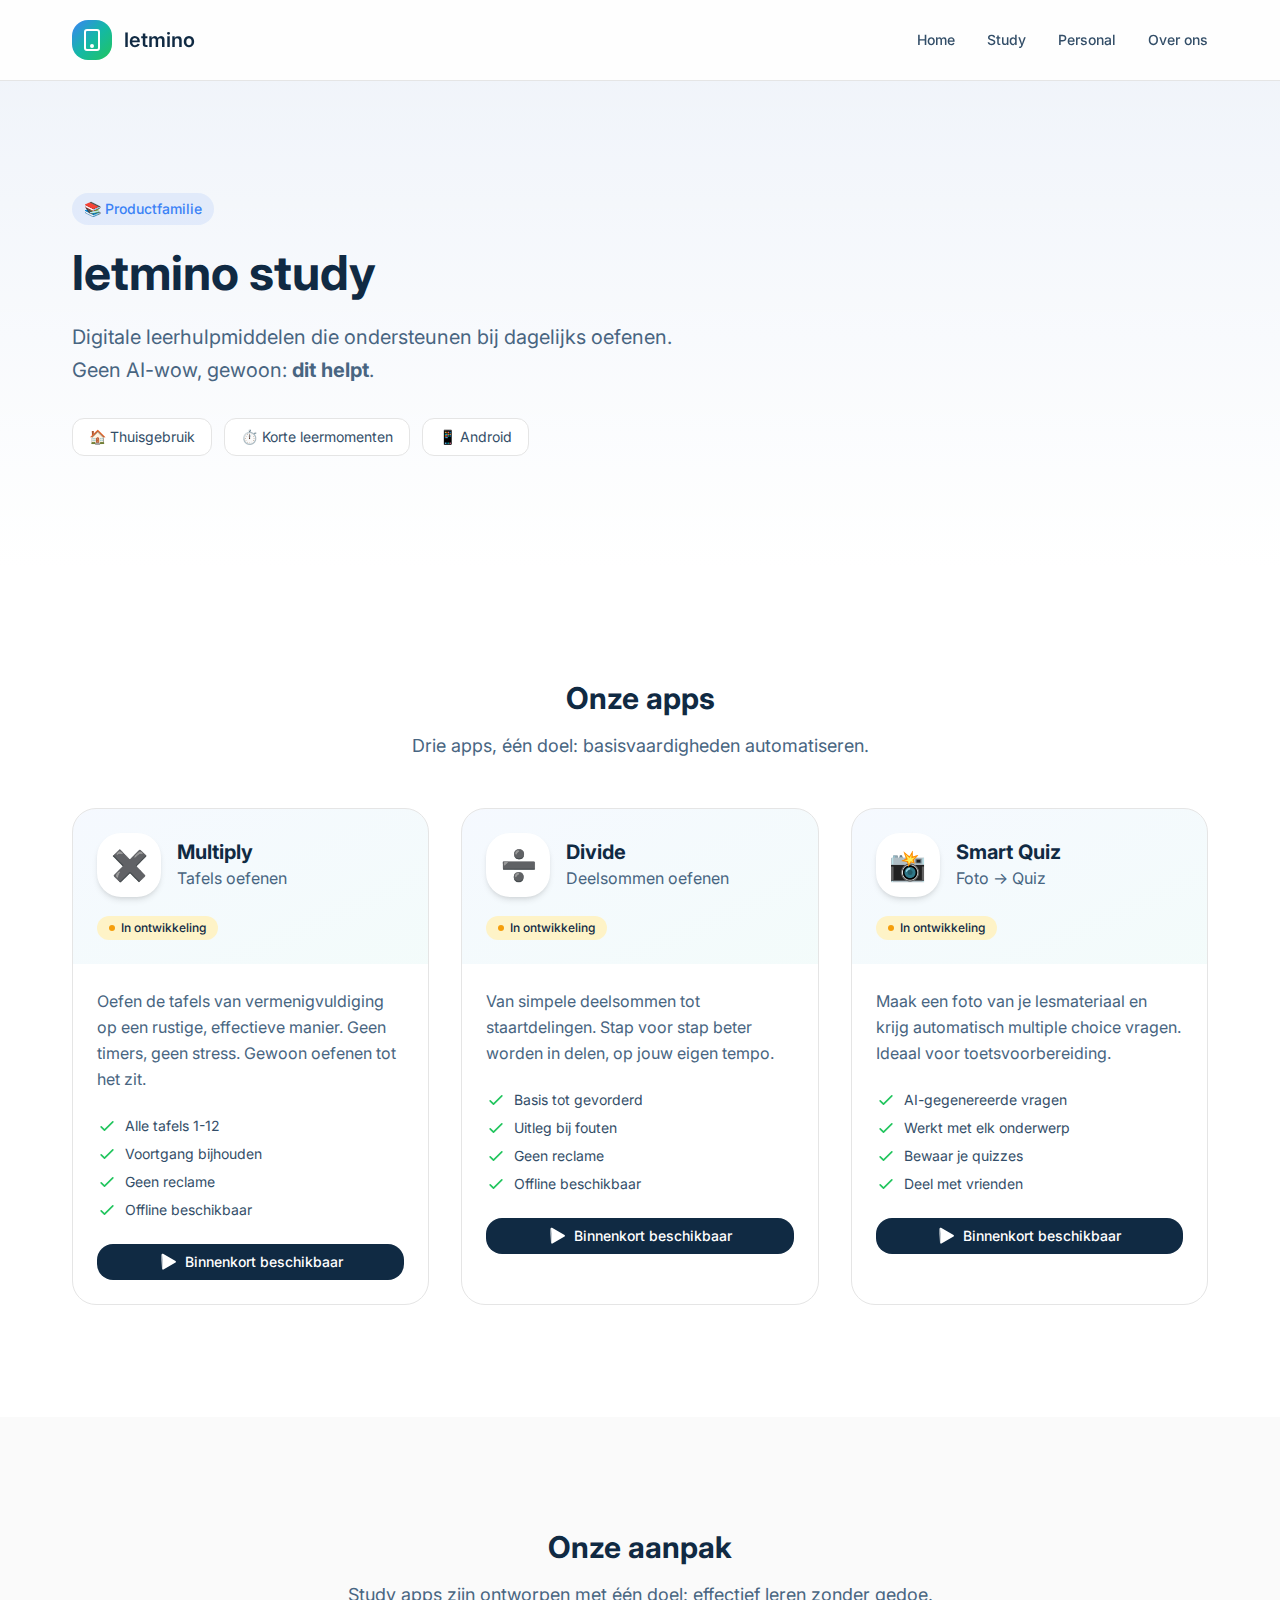
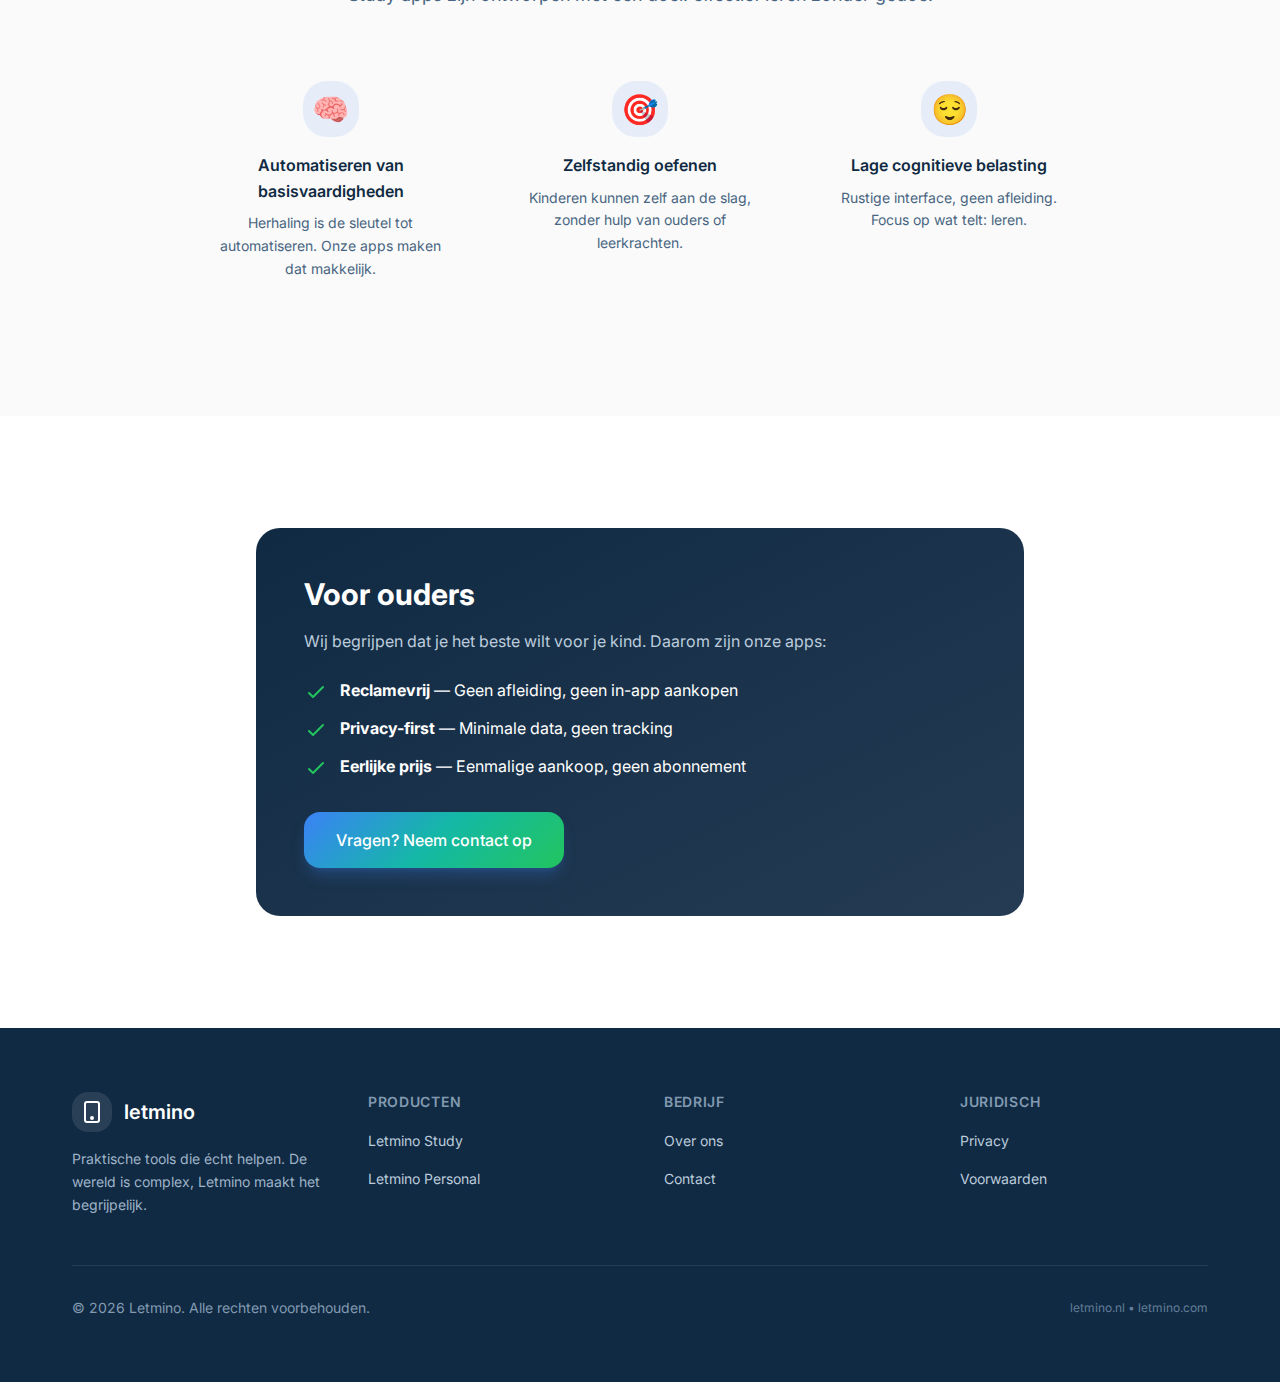
<file: study/index.html>
<!DOCTYPE html><html lang="nl"> <head><meta charset="UTF-8"><meta name="viewport" content="width=device-width, initial-scale=1.0"><link rel="icon" type="image/svg+xml" href="/favicon.svg"><link rel="canonical" href="http://www.letmino.nl/study/"><!-- Primary Meta Tags --><title>letmino study | Letmino</title><meta name="title" content="letmino study | Letmino"><meta name="description" content="Digitale leerhulpmiddelen die ondersteunen bij dagelijks oefenen. Apps voor tafels, deelsommen en slimme quizzes."><!-- Open Graph / Facebook --><meta property="og:type" content="website"><meta property="og:url" content="http://www.letmino.nl/study/"><meta property="og:title" content="letmino study | Letmino"><meta property="og:description" content="Digitale leerhulpmiddelen die ondersteunen bij dagelijks oefenen. Apps voor tafels, deelsommen en slimme quizzes."><!-- Twitter --><meta property="twitter:card" content="summary_large_image"><meta property="twitter:url" content="http://www.letmino.nl/study/"><meta property="twitter:title" content="letmino study | Letmino"><meta property="twitter:description" content="Digitale leerhulpmiddelen die ondersteunen bij dagelijks oefenen. Apps voor tafels, deelsommen en slimme quizzes."><!-- Fonts --><link rel="preconnect" href="https://fonts.googleapis.com"><link rel="preconnect" href="https://fonts.gstatic.com" crossorigin><link href="https://fonts.googleapis.com/css2?family=Inter:wght@400;500;600;700&family=Plus+Jakarta+Sans:wght@500;600;700;800&display=swap" rel="stylesheet"><meta name="generator" content="Astro v5.16.7"><link rel="stylesheet" href="/_astro/about.QwMj3ZN9.css"></head> <body class="min-h-screen flex flex-col"> <header class="sticky top-0 z-50 bg-white/80 backdrop-blur-lg border-b border-neutral-200"> <div class="container-custom"> <nav class="flex items-center justify-between h-16 md:h-20"> <!-- Logo --> <a href="/" class="flex items-center gap-3 group"> <div class="w-10 h-10 rounded-xl bg-gradient-brand flex items-center justify-center"> <svg viewBox="0 0 24 24" class="w-6 h-6 text-white" fill="none" stroke="currentColor" stroke-width="2"> <rect x="5" y="2" width="14" height="20" rx="2"></rect> <circle cx="12" cy="18" r="1" fill="currentColor"></circle> </svg> </div> <span class="text-xl font-semibold text-navy-900 group-hover:text-accent-blue transition-colors">
letmino
</span> </a> <!-- Desktop Navigation --> <div class="hidden md:flex items-center gap-8"> <a href="/" class="text-sm font-medium transition-colors hover:text-accent-blue text-navy-700"> Home </a><a href="/study" class="text-sm font-medium transition-colors hover:text-accent-blue text-navy-700"> Study </a><a href="/personal" class="text-sm font-medium transition-colors hover:text-accent-blue text-navy-700"> Personal </a><a href="/about" class="text-sm font-medium transition-colors hover:text-accent-blue text-navy-700"> Over ons </a> </div> <!-- Mobile Menu Button --> <button id="mobile-menu-btn" class="md:hidden p-2 rounded-lg hover:bg-neutral-100 transition-colors" aria-label="Menu openen"> <svg class="w-6 h-6 text-navy-900" fill="none" stroke="currentColor" viewBox="0 0 24 24"> <path stroke-linecap="round" stroke-linejoin="round" stroke-width="2" d="M4 6h16M4 12h16M4 18h16"></path> </svg> </button> </nav> </div> <!-- Mobile Menu --> <div id="mobile-menu" class="hidden md:hidden border-t border-neutral-200 bg-white"> <div class="container-custom py-4 space-y-2"> <a href="/" class="block px-4 py-2 rounded-lg text-sm font-medium transition-colors hover:bg-neutral-100 text-navy-700"> Home </a><a href="/study" class="block px-4 py-2 rounded-lg text-sm font-medium transition-colors hover:bg-neutral-100 text-navy-700"> Study </a><a href="/personal" class="block px-4 py-2 rounded-lg text-sm font-medium transition-colors hover:bg-neutral-100 text-navy-700"> Personal </a><a href="/about" class="block px-4 py-2 rounded-lg text-sm font-medium transition-colors hover:bg-neutral-100 text-navy-700"> Over ons </a> </div> </div> </header> <script type="module">const e=document.getElementById("mobile-menu-btn"),n=document.getElementById("mobile-menu");e?.addEventListener("click",()=>{n?.classList.toggle("hidden")});</script> <main class="flex-1">   <section class="relative bg-gradient-to-b from-accent-blue/5 to-white py-20 md:py-28"> <div class="container-custom"> <div class="max-w-3xl"> <div class="inline-flex items-center gap-2 px-3 py-1.5 rounded-full bg-accent-blue/10 text-accent-blue text-sm font-medium mb-6">
📚 Productfamilie
</div> <h1 class="text-4xl md:text-5xl font-bold text-navy-900 mb-6">
letmino study
</h1> <p class="text-xl text-navy-600 mb-8 leading-relaxed">
Digitale leerhulpmiddelen die ondersteunen bij dagelijks oefenen. <br>
Geen AI-wow, gewoon: <strong>dit helpt</strong>.
</p> <div class="flex flex-wrap gap-3"> <span class="px-4 py-2 rounded-lg bg-white border border-neutral-200 text-sm text-navy-700">
🏠 Thuisgebruik
</span> <span class="px-4 py-2 rounded-lg bg-white border border-neutral-200 text-sm text-navy-700">
⏱️ Korte leermomenten
</span> <span class="px-4 py-2 rounded-lg bg-white border border-neutral-200 text-sm text-navy-700">
📱 Android
</span> </div> </div> </div> </section>  <section class="py-20 md:py-28 bg-white"> <div class="container-custom"> <div class="text-center mb-12"> <h2 class="text-3xl font-bold text-navy-900 mb-4">Onze apps</h2> <p class="text-lg text-navy-600">Drie apps, één doel: basisvaardigheden automatiseren.</p> </div> <div class="grid lg:grid-cols-3 gap-8"> <div class="bg-white rounded-2xl border border-neutral-200 overflow-hidden card-hover"> <!-- App Header --> <div class="p-6 bg-gradient-to-br from-accent-blue/5 to-accent-teal/5"> <div class="flex items-center gap-4 mb-4"> <div class="w-16 h-16 rounded-2xl bg-white shadow-md flex items-center justify-center text-3xl"> ✖️ </div> <div> <h3 class="text-xl font-bold text-navy-900">Multiply</h3> <p class="text-navy-600">Tafels oefenen</p> </div> </div> <span class="inline-flex items-center gap-1.5 px-3 py-1 rounded-full bg-warm-100 text-warm-600 text-xs font-medium"> <span class="w-1.5 h-1.5 rounded-full bg-warm-500"></span> In ontwikkeling </span> </div> <!-- App Content --> <div class="p-6"> <p class="text-navy-600 mb-6 leading-relaxed"> Oefen de tafels van vermenigvuldiging op een rustige, effectieve manier. Geen timers, geen stress. Gewoon oefenen tot het zit. </p> <ul class="space-y-2 mb-6"> <li class="flex items-center gap-2 text-sm text-navy-700"> <svg class="w-5 h-5 text-accent-green flex-shrink-0" fill="none" stroke="currentColor" viewBox="0 0 24 24"> <path stroke-linecap="round" stroke-linejoin="round" stroke-width="2" d="M5 13l4 4L19 7"></path> </svg> Alle tafels 1-12 </li><li class="flex items-center gap-2 text-sm text-navy-700"> <svg class="w-5 h-5 text-accent-green flex-shrink-0" fill="none" stroke="currentColor" viewBox="0 0 24 24"> <path stroke-linecap="round" stroke-linejoin="round" stroke-width="2" d="M5 13l4 4L19 7"></path> </svg> Voortgang bijhouden </li><li class="flex items-center gap-2 text-sm text-navy-700"> <svg class="w-5 h-5 text-accent-green flex-shrink-0" fill="none" stroke="currentColor" viewBox="0 0 24 24"> <path stroke-linecap="round" stroke-linejoin="round" stroke-width="2" d="M5 13l4 4L19 7"></path> </svg> Geen reclame </li><li class="flex items-center gap-2 text-sm text-navy-700"> <svg class="w-5 h-5 text-accent-green flex-shrink-0" fill="none" stroke="currentColor" viewBox="0 0 24 24"> <path stroke-linecap="round" stroke-linejoin="round" stroke-width="2" d="M5 13l4 4L19 7"></path> </svg> Offline beschikbaar </li> </ul> <a href="#" class="inline-flex items-center justify-center font-medium rounded-xl transition-all duration-200 focus:outline-none focus:ring-2 focus:ring-offset-2 bg-navy-900 text-white hover:bg-navy-800 focus:ring-navy-500 px-4 py-2 text-sm gap-1.5 w-full"> <svg class="w-5 h-5" viewBox="0 0 24 24" fill="currentColor"> <path d="M3 20.5v-17c0-.83.67-1.5 1.5-1.5.31 0 .61.1.86.27l14.5 8.5c.52.31.64 1 .33 1.52-.08.14-.19.26-.33.33l-14.5 8.5c-.48.28-1.09.12-1.37-.36-.11-.19-.17-.41-.17-.63l.18-17.63z"></path> </svg>
Binnenkort beschikbaar
</a> </div> </div><div class="bg-white rounded-2xl border border-neutral-200 overflow-hidden card-hover"> <!-- App Header --> <div class="p-6 bg-gradient-to-br from-accent-blue/5 to-accent-teal/5"> <div class="flex items-center gap-4 mb-4"> <div class="w-16 h-16 rounded-2xl bg-white shadow-md flex items-center justify-center text-3xl"> ➗ </div> <div> <h3 class="text-xl font-bold text-navy-900">Divide</h3> <p class="text-navy-600">Deelsommen oefenen</p> </div> </div> <span class="inline-flex items-center gap-1.5 px-3 py-1 rounded-full bg-warm-100 text-warm-600 text-xs font-medium"> <span class="w-1.5 h-1.5 rounded-full bg-warm-500"></span> In ontwikkeling </span> </div> <!-- App Content --> <div class="p-6"> <p class="text-navy-600 mb-6 leading-relaxed"> Van simpele deelsommen tot staartdelingen. Stap voor stap beter worden in delen, op jouw eigen tempo. </p> <ul class="space-y-2 mb-6"> <li class="flex items-center gap-2 text-sm text-navy-700"> <svg class="w-5 h-5 text-accent-green flex-shrink-0" fill="none" stroke="currentColor" viewBox="0 0 24 24"> <path stroke-linecap="round" stroke-linejoin="round" stroke-width="2" d="M5 13l4 4L19 7"></path> </svg> Basis tot gevorderd </li><li class="flex items-center gap-2 text-sm text-navy-700"> <svg class="w-5 h-5 text-accent-green flex-shrink-0" fill="none" stroke="currentColor" viewBox="0 0 24 24"> <path stroke-linecap="round" stroke-linejoin="round" stroke-width="2" d="M5 13l4 4L19 7"></path> </svg> Uitleg bij fouten </li><li class="flex items-center gap-2 text-sm text-navy-700"> <svg class="w-5 h-5 text-accent-green flex-shrink-0" fill="none" stroke="currentColor" viewBox="0 0 24 24"> <path stroke-linecap="round" stroke-linejoin="round" stroke-width="2" d="M5 13l4 4L19 7"></path> </svg> Geen reclame </li><li class="flex items-center gap-2 text-sm text-navy-700"> <svg class="w-5 h-5 text-accent-green flex-shrink-0" fill="none" stroke="currentColor" viewBox="0 0 24 24"> <path stroke-linecap="round" stroke-linejoin="round" stroke-width="2" d="M5 13l4 4L19 7"></path> </svg> Offline beschikbaar </li> </ul> <a href="#" class="inline-flex items-center justify-center font-medium rounded-xl transition-all duration-200 focus:outline-none focus:ring-2 focus:ring-offset-2 bg-navy-900 text-white hover:bg-navy-800 focus:ring-navy-500 px-4 py-2 text-sm gap-1.5 w-full"> <svg class="w-5 h-5" viewBox="0 0 24 24" fill="currentColor"> <path d="M3 20.5v-17c0-.83.67-1.5 1.5-1.5.31 0 .61.1.86.27l14.5 8.5c.52.31.64 1 .33 1.52-.08.14-.19.26-.33.33l-14.5 8.5c-.48.28-1.09.12-1.37-.36-.11-.19-.17-.41-.17-.63l.18-17.63z"></path> </svg>
Binnenkort beschikbaar
</a> </div> </div><div class="bg-white rounded-2xl border border-neutral-200 overflow-hidden card-hover"> <!-- App Header --> <div class="p-6 bg-gradient-to-br from-accent-blue/5 to-accent-teal/5"> <div class="flex items-center gap-4 mb-4"> <div class="w-16 h-16 rounded-2xl bg-white shadow-md flex items-center justify-center text-3xl"> 📸 </div> <div> <h3 class="text-xl font-bold text-navy-900">Smart Quiz</h3> <p class="text-navy-600">Foto → Quiz</p> </div> </div> <span class="inline-flex items-center gap-1.5 px-3 py-1 rounded-full bg-warm-100 text-warm-600 text-xs font-medium"> <span class="w-1.5 h-1.5 rounded-full bg-warm-500"></span> In ontwikkeling </span> </div> <!-- App Content --> <div class="p-6"> <p class="text-navy-600 mb-6 leading-relaxed"> Maak een foto van je lesmateriaal en krijg automatisch multiple choice vragen. Ideaal voor toetsvoorbereiding. </p> <ul class="space-y-2 mb-6"> <li class="flex items-center gap-2 text-sm text-navy-700"> <svg class="w-5 h-5 text-accent-green flex-shrink-0" fill="none" stroke="currentColor" viewBox="0 0 24 24"> <path stroke-linecap="round" stroke-linejoin="round" stroke-width="2" d="M5 13l4 4L19 7"></path> </svg> AI-gegenereerde vragen </li><li class="flex items-center gap-2 text-sm text-navy-700"> <svg class="w-5 h-5 text-accent-green flex-shrink-0" fill="none" stroke="currentColor" viewBox="0 0 24 24"> <path stroke-linecap="round" stroke-linejoin="round" stroke-width="2" d="M5 13l4 4L19 7"></path> </svg> Werkt met elk onderwerp </li><li class="flex items-center gap-2 text-sm text-navy-700"> <svg class="w-5 h-5 text-accent-green flex-shrink-0" fill="none" stroke="currentColor" viewBox="0 0 24 24"> <path stroke-linecap="round" stroke-linejoin="round" stroke-width="2" d="M5 13l4 4L19 7"></path> </svg> Bewaar je quizzes </li><li class="flex items-center gap-2 text-sm text-navy-700"> <svg class="w-5 h-5 text-accent-green flex-shrink-0" fill="none" stroke="currentColor" viewBox="0 0 24 24"> <path stroke-linecap="round" stroke-linejoin="round" stroke-width="2" d="M5 13l4 4L19 7"></path> </svg> Deel met vrienden </li> </ul> <a href="#" class="inline-flex items-center justify-center font-medium rounded-xl transition-all duration-200 focus:outline-none focus:ring-2 focus:ring-offset-2 bg-navy-900 text-white hover:bg-navy-800 focus:ring-navy-500 px-4 py-2 text-sm gap-1.5 w-full"> <svg class="w-5 h-5" viewBox="0 0 24 24" fill="currentColor"> <path d="M3 20.5v-17c0-.83.67-1.5 1.5-1.5.31 0 .61.1.86.27l14.5 8.5c.52.31.64 1 .33 1.52-.08.14-.19.26-.33.33l-14.5 8.5c-.48.28-1.09.12-1.37-.36-.11-.19-.17-.41-.17-.63l.18-17.63z"></path> </svg>
Binnenkort beschikbaar
</a> </div> </div> </div> </div> </section>  <section class="py-20 md:py-28 bg-neutral-50"> <div class="container-custom"> <div class="text-center mb-12"> <h2 class="text-3xl font-bold text-navy-900 mb-4">Onze aanpak</h2> <p class="text-lg text-navy-600 max-w-2xl mx-auto">
Study apps zijn ontworpen met één doel: effectief leren zonder gedoe.
</p> </div> <div class="grid md:grid-cols-3 gap-8 max-w-4xl mx-auto"> <div class="text-center p-6"> <div class="w-14 h-14 mx-auto mb-4 rounded-2xl bg-accent-blue/10 flex items-center justify-center"> <span class="text-3xl">🧠</span> </div> <h3 class="font-semibold text-navy-900 mb-2">Automatiseren van basisvaardigheden</h3> <p class="text-sm text-navy-600 leading-relaxed">Herhaling is de sleutel tot automatiseren. Onze apps maken dat makkelijk.</p> </div><div class="text-center p-6"> <div class="w-14 h-14 mx-auto mb-4 rounded-2xl bg-accent-blue/10 flex items-center justify-center"> <span class="text-3xl">🎯</span> </div> <h3 class="font-semibold text-navy-900 mb-2">Zelfstandig oefenen</h3> <p class="text-sm text-navy-600 leading-relaxed">Kinderen kunnen zelf aan de slag, zonder hulp van ouders of leerkrachten.</p> </div><div class="text-center p-6"> <div class="w-14 h-14 mx-auto mb-4 rounded-2xl bg-accent-blue/10 flex items-center justify-center"> <span class="text-3xl">😌</span> </div> <h3 class="font-semibold text-navy-900 mb-2">Lage cognitieve belasting</h3> <p class="text-sm text-navy-600 leading-relaxed">Rustige interface, geen afleiding. Focus op wat telt: leren.</p> </div> </div> </div> </section>  <section class="py-20 md:py-28 bg-white"> <div class="container-custom"> <div class="max-w-3xl mx-auto"> <div class="bg-gradient-to-br from-navy-900 to-navy-800 rounded-3xl p-8 md:p-12 text-white"> <h2 class="text-2xl md:text-3xl font-bold mb-4">Voor ouders</h2> <p class="text-navy-200 mb-6 leading-relaxed">
Wij begrijpen dat je het beste wilt voor je kind. Daarom zijn onze apps:
</p> <ul class="space-y-3 mb-8"> <li class="flex items-start gap-3"> <svg class="w-6 h-6 text-accent-green flex-shrink-0 mt-0.5" fill="none" stroke="currentColor" viewBox="0 0 24 24"> <path stroke-linecap="round" stroke-linejoin="round" stroke-width="2" d="M5 13l4 4L19 7"></path> </svg> <span><strong>Reclamevrij</strong> — Geen afleiding, geen in-app aankopen</span> </li> <li class="flex items-start gap-3"> <svg class="w-6 h-6 text-accent-green flex-shrink-0 mt-0.5" fill="none" stroke="currentColor" viewBox="0 0 24 24"> <path stroke-linecap="round" stroke-linejoin="round" stroke-width="2" d="M5 13l4 4L19 7"></path> </svg> <span><strong>Privacy-first</strong> — Minimale data, geen tracking</span> </li> <li class="flex items-start gap-3"> <svg class="w-6 h-6 text-accent-green flex-shrink-0 mt-0.5" fill="none" stroke="currentColor" viewBox="0 0 24 24"> <path stroke-linecap="round" stroke-linejoin="round" stroke-width="2" d="M5 13l4 4L19 7"></path> </svg> <span><strong>Eerlijke prijs</strong> — Eenmalige aankoop, geen abonnement</span> </li> </ul> <a href="/contact" class="inline-flex items-center justify-center font-medium rounded-xl transition-all duration-200 focus:outline-none focus:ring-2 focus:ring-offset-2 bg-gradient-brand text-white hover:opacity-90 focus:ring-accent-blue shadow-lg shadow-accent-blue/25 px-8 py-4 text-base gap-2 ">
Vragen? Neem contact op
</a> </div> </div> </div> </section>  </main> <footer class="bg-navy-900 text-white mt-auto"> <div class="container-custom py-16"> <div class="grid grid-cols-1 md:grid-cols-2 lg:grid-cols-4 gap-12"> <!-- Brand --> <div class="lg:col-span-1"> <a href="/" class="flex items-center gap-3 mb-4"> <div class="w-10 h-10 rounded-xl bg-white/10 flex items-center justify-center"> <svg viewBox="0 0 24 24" class="w-6 h-6 text-white" fill="none" stroke="currentColor" stroke-width="2"> <rect x="5" y="2" width="14" height="20" rx="2"></rect> <circle cx="12" cy="18" r="1" fill="currentColor"></circle> </svg> </div> <span class="text-xl font-semibold">letmino</span> </a> <p class="text-navy-300 text-sm leading-relaxed">
Praktische tools die écht helpen. De wereld is complex, Letmino maakt het begrijpelijk.
</p> </div> <!-- Products --> <div> <h3 class="font-semibold text-sm uppercase tracking-wider text-navy-400 mb-4">
Producten
</h3> <ul class="space-y-3"> <li> <a href="/study" class="text-navy-200 hover:text-white transition-colors text-sm"> Letmino Study </a> </li><li> <a href="/personal" class="text-navy-200 hover:text-white transition-colors text-sm"> Letmino Personal </a> </li> </ul> </div> <!-- Company --> <div> <h3 class="font-semibold text-sm uppercase tracking-wider text-navy-400 mb-4">
Bedrijf
</h3> <ul class="space-y-3"> <li> <a href="/about" class="text-navy-200 hover:text-white transition-colors text-sm"> Over ons </a> </li><li> <a href="/contact" class="text-navy-200 hover:text-white transition-colors text-sm"> Contact </a> </li> </ul> </div> <!-- Legal --> <div> <h3 class="font-semibold text-sm uppercase tracking-wider text-navy-400 mb-4">
Juridisch
</h3> <ul class="space-y-3"> <li> <a href="/privacy" class="text-navy-200 hover:text-white transition-colors text-sm"> Privacy </a> </li><li> <a href="/terms" class="text-navy-200 hover:text-white transition-colors text-sm"> Voorwaarden </a> </li> </ul> </div> </div> <!-- Bottom Bar --> <div class="mt-12 pt-8 border-t border-navy-800 flex flex-col md:flex-row justify-between items-center gap-4"> <p class="text-navy-400 text-sm">
© 2026 Letmino. Alle rechten voorbehouden.
</p> <div class="flex items-center gap-4"> <span class="text-navy-500 text-xs">
letmino.nl • letmino.com
</span> </div> </div> </div> </footer> </body></html>
</file>
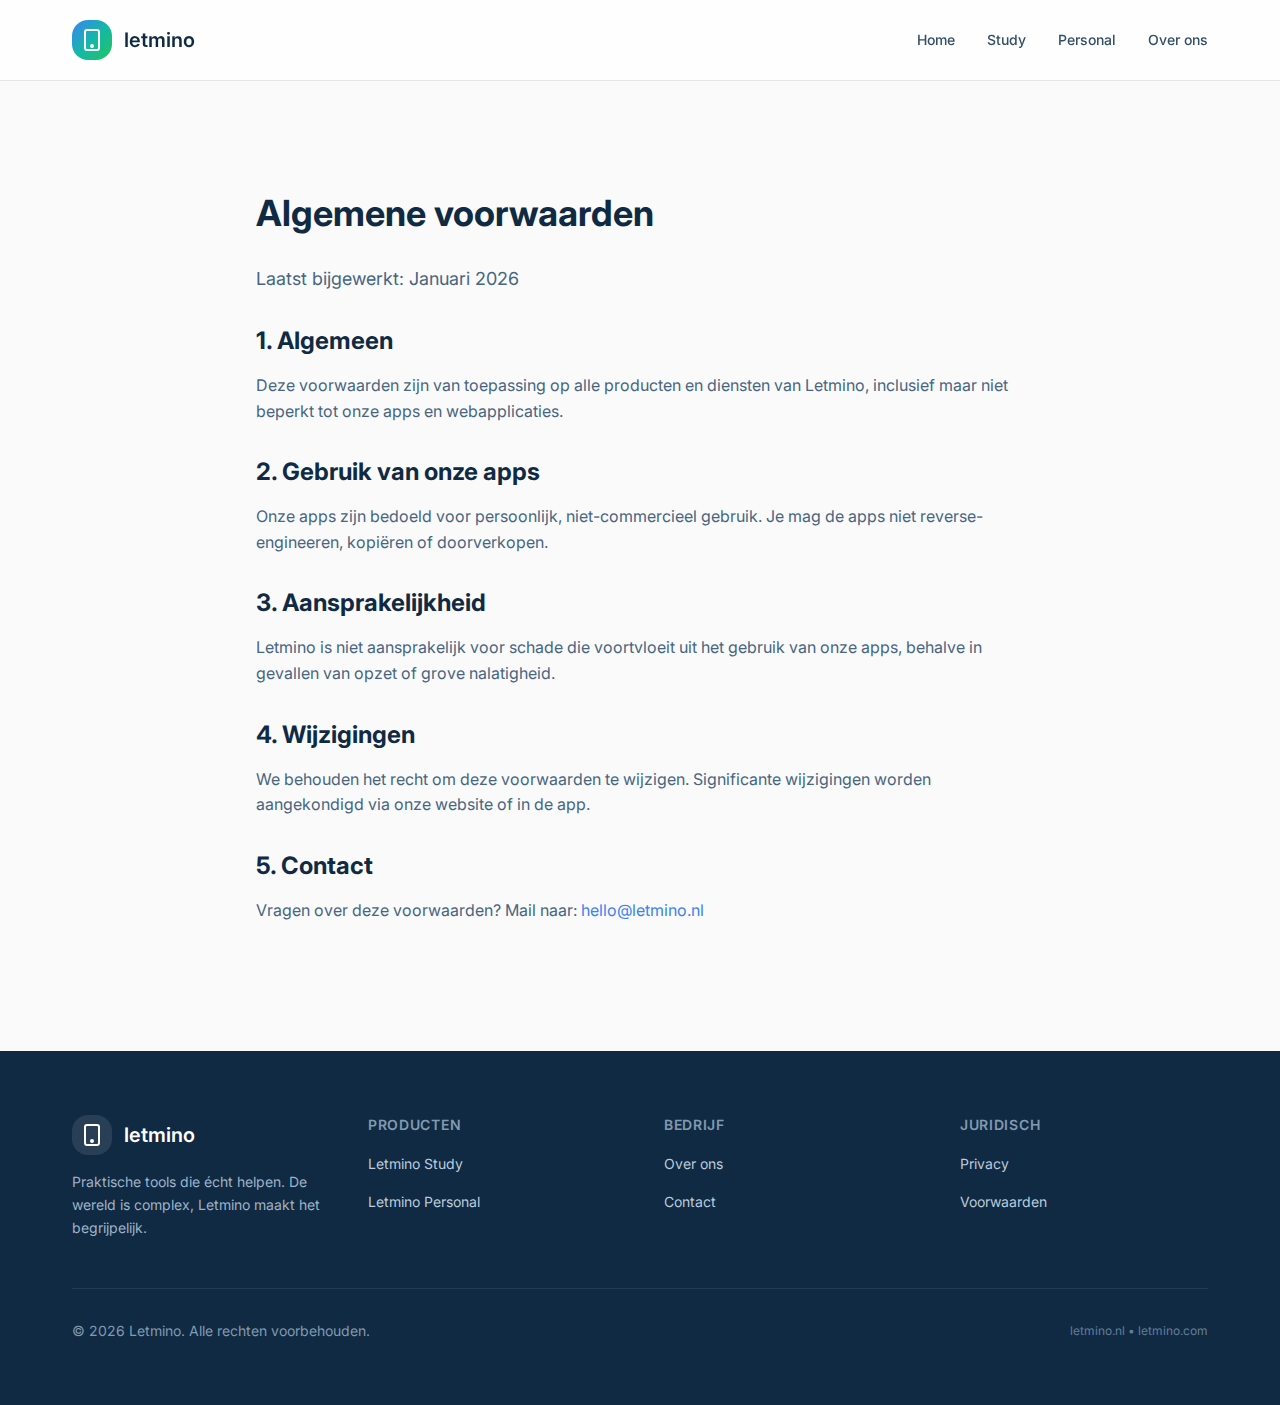
<file: terms/index.html>
<!DOCTYPE html><html lang="nl"> <head><meta charset="UTF-8"><meta name="viewport" content="width=device-width, initial-scale=1.0"><link rel="icon" type="image/svg+xml" href="/favicon.svg"><link rel="canonical" href="http://www.letmino.nl/terms/"><!-- Primary Meta Tags --><title>Algemene voorwaarden | Letmino</title><meta name="title" content="Algemene voorwaarden | Letmino"><meta name="description" content="Algemene voorwaarden van Letmino."><!-- Open Graph / Facebook --><meta property="og:type" content="website"><meta property="og:url" content="http://www.letmino.nl/terms/"><meta property="og:title" content="Algemene voorwaarden | Letmino"><meta property="og:description" content="Algemene voorwaarden van Letmino."><!-- Twitter --><meta property="twitter:card" content="summary_large_image"><meta property="twitter:url" content="http://www.letmino.nl/terms/"><meta property="twitter:title" content="Algemene voorwaarden | Letmino"><meta property="twitter:description" content="Algemene voorwaarden van Letmino."><!-- Fonts --><link rel="preconnect" href="https://fonts.googleapis.com"><link rel="preconnect" href="https://fonts.gstatic.com" crossorigin><link href="https://fonts.googleapis.com/css2?family=Inter:wght@400;500;600;700&family=Plus+Jakarta+Sans:wght@500;600;700;800&display=swap" rel="stylesheet"><meta name="generator" content="Astro v5.16.7"><link rel="stylesheet" href="/_astro/about.BxlNoPxa.css"></head> <body class="min-h-screen flex flex-col"> <header class="sticky top-0 z-50 bg-white/80 backdrop-blur-lg border-b border-neutral-200"> <div class="container-custom"> <nav class="flex items-center justify-between h-16 md:h-20"> <!-- Logo --> <a href="/" class="flex items-center gap-3 group"> <div class="w-10 h-10 rounded-xl bg-gradient-brand flex items-center justify-center"> <svg viewBox="0 0 24 24" class="w-6 h-6 text-white" fill="none" stroke="currentColor" stroke-width="2"> <rect x="5" y="2" width="14" height="20" rx="2"></rect> <circle cx="12" cy="18" r="1" fill="currentColor"></circle> </svg> </div> <span class="text-xl font-semibold text-navy-900 group-hover:text-accent-blue transition-colors">
letmino
</span> </a> <!-- Desktop Navigation --> <div class="hidden md:flex items-center gap-8"> <a href="/" class="text-sm font-medium transition-colors hover:text-accent-blue text-navy-700"> Home </a><a href="/study" class="text-sm font-medium transition-colors hover:text-accent-blue text-navy-700"> Study </a><a href="/personal" class="text-sm font-medium transition-colors hover:text-accent-blue text-navy-700"> Personal </a><a href="/about" class="text-sm font-medium transition-colors hover:text-accent-blue text-navy-700"> Over ons </a> </div> <!-- Mobile Menu Button --> <button id="mobile-menu-btn" class="md:hidden p-2 rounded-lg hover:bg-neutral-100 transition-colors" aria-label="Menu openen"> <svg class="w-6 h-6 text-navy-900" fill="none" stroke="currentColor" viewBox="0 0 24 24"> <path stroke-linecap="round" stroke-linejoin="round" stroke-width="2" d="M4 6h16M4 12h16M4 18h16"></path> </svg> </button> </nav> </div> <!-- Mobile Menu --> <div id="mobile-menu" class="hidden md:hidden border-t border-neutral-200 bg-white"> <div class="container-custom py-4 space-y-2"> <a href="/" class="block px-4 py-2 rounded-lg text-sm font-medium transition-colors hover:bg-neutral-100 text-navy-700"> Home </a><a href="/study" class="block px-4 py-2 rounded-lg text-sm font-medium transition-colors hover:bg-neutral-100 text-navy-700"> Study </a><a href="/personal" class="block px-4 py-2 rounded-lg text-sm font-medium transition-colors hover:bg-neutral-100 text-navy-700"> Personal </a><a href="/about" class="block px-4 py-2 rounded-lg text-sm font-medium transition-colors hover:bg-neutral-100 text-navy-700"> Over ons </a> </div> </div> </header> <script type="module">const e=document.getElementById("mobile-menu-btn"),n=document.getElementById("mobile-menu");e?.addEventListener("click",()=>{n?.classList.toggle("hidden")});</script> <main class="flex-1">  <section class="py-20 md:py-28"> <div class="container-custom"> <div class="max-w-3xl mx-auto prose prose-navy"> <h1 class="text-4xl font-bold text-navy-900 mb-8">Algemene voorwaarden</h1> <p class="text-navy-600 text-lg mb-8">
Laatst bijgewerkt: Januari 2026
</p> <h2 class="text-2xl font-bold text-navy-900 mt-8 mb-4">1. Algemeen</h2> <p class="text-navy-600 mb-4">
Deze voorwaarden zijn van toepassing op alle producten en diensten van Letmino, 
          inclusief maar niet beperkt tot onze apps en webapplicaties.
</p> <h2 class="text-2xl font-bold text-navy-900 mt-8 mb-4">2. Gebruik van onze apps</h2> <p class="text-navy-600 mb-4">
Onze apps zijn bedoeld voor persoonlijk, niet-commercieel gebruik. 
          Je mag de apps niet reverse-engineeren, kopiëren of doorverkopen.
</p> <h2 class="text-2xl font-bold text-navy-900 mt-8 mb-4">3. Aansprakelijkheid</h2> <p class="text-navy-600 mb-4">
Letmino is niet aansprakelijk voor schade die voortvloeit uit het gebruik van onze apps, 
          behalve in gevallen van opzet of grove nalatigheid.
</p> <h2 class="text-2xl font-bold text-navy-900 mt-8 mb-4">4. Wijzigingen</h2> <p class="text-navy-600 mb-4">
We behouden het recht om deze voorwaarden te wijzigen. 
          Significante wijzigingen worden aangekondigd via onze website of in de app.
</p> <h2 class="text-2xl font-bold text-navy-900 mt-8 mb-4">5. Contact</h2> <p class="text-navy-600 mb-4">
Vragen over deze voorwaarden? Mail naar:
<a href="mailto:hello@letmino.nl" class="text-accent-blue hover:underline">hello@letmino.nl</a> </p> </div> </div> </section>  </main> <footer class="bg-navy-900 text-white mt-auto"> <div class="container-custom py-16"> <div class="grid grid-cols-1 md:grid-cols-2 lg:grid-cols-4 gap-12"> <!-- Brand --> <div class="lg:col-span-1"> <a href="/" class="flex items-center gap-3 mb-4"> <div class="w-10 h-10 rounded-xl bg-white/10 flex items-center justify-center"> <svg viewBox="0 0 24 24" class="w-6 h-6 text-white" fill="none" stroke="currentColor" stroke-width="2"> <rect x="5" y="2" width="14" height="20" rx="2"></rect> <circle cx="12" cy="18" r="1" fill="currentColor"></circle> </svg> </div> <span class="text-xl font-semibold">letmino</span> </a> <p class="text-navy-300 text-sm leading-relaxed">
Praktische tools die écht helpen. De wereld is complex, Letmino maakt het begrijpelijk.
</p> </div> <!-- Products --> <div> <h3 class="font-semibold text-sm uppercase tracking-wider text-navy-400 mb-4">
Producten
</h3> <ul class="space-y-3"> <li> <a href="/study" class="text-navy-200 hover:text-white transition-colors text-sm"> Letmino Study </a> </li><li> <a href="/personal" class="text-navy-200 hover:text-white transition-colors text-sm"> Letmino Personal </a> </li> </ul> </div> <!-- Company --> <div> <h3 class="font-semibold text-sm uppercase tracking-wider text-navy-400 mb-4">
Bedrijf
</h3> <ul class="space-y-3"> <li> <a href="/about" class="text-navy-200 hover:text-white transition-colors text-sm"> Over ons </a> </li><li> <a href="/contact" class="text-navy-200 hover:text-white transition-colors text-sm"> Contact </a> </li> </ul> </div> <!-- Legal --> <div> <h3 class="font-semibold text-sm uppercase tracking-wider text-navy-400 mb-4">
Juridisch
</h3> <ul class="space-y-3"> <li> <a href="/privacy" class="text-navy-200 hover:text-white transition-colors text-sm"> Privacy </a> </li><li> <a href="/terms" class="text-navy-200 hover:text-white transition-colors text-sm"> Voorwaarden </a> </li> </ul> </div> </div> <!-- Bottom Bar --> <div class="mt-12 pt-8 border-t border-navy-800 flex flex-col md:flex-row justify-between items-center gap-4"> <p class="text-navy-400 text-sm">
© 2026 Letmino. Alle rechten voorbehouden.
</p> <div class="flex items-center gap-4"> <span class="text-navy-500 text-xs">
letmino.nl • letmino.com
</span> </div> </div> </div> </footer> </body></html>
</file>
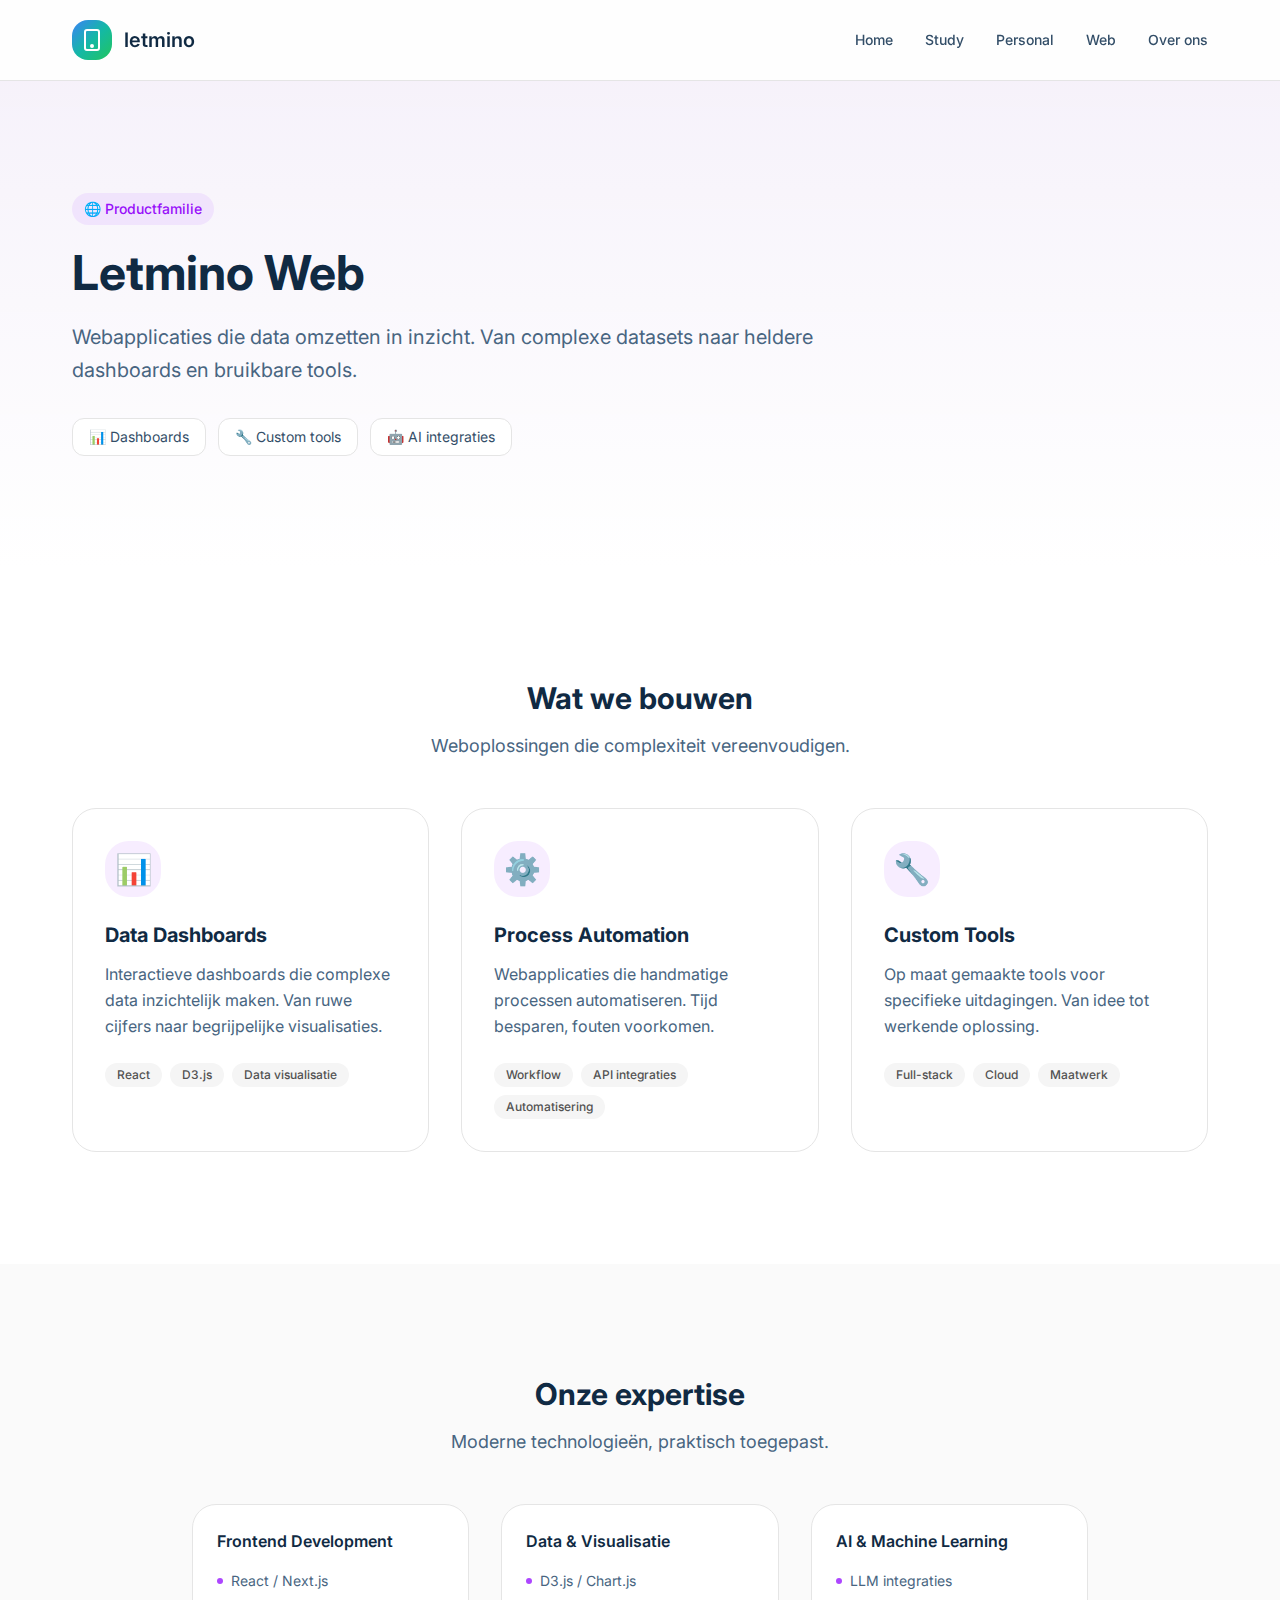
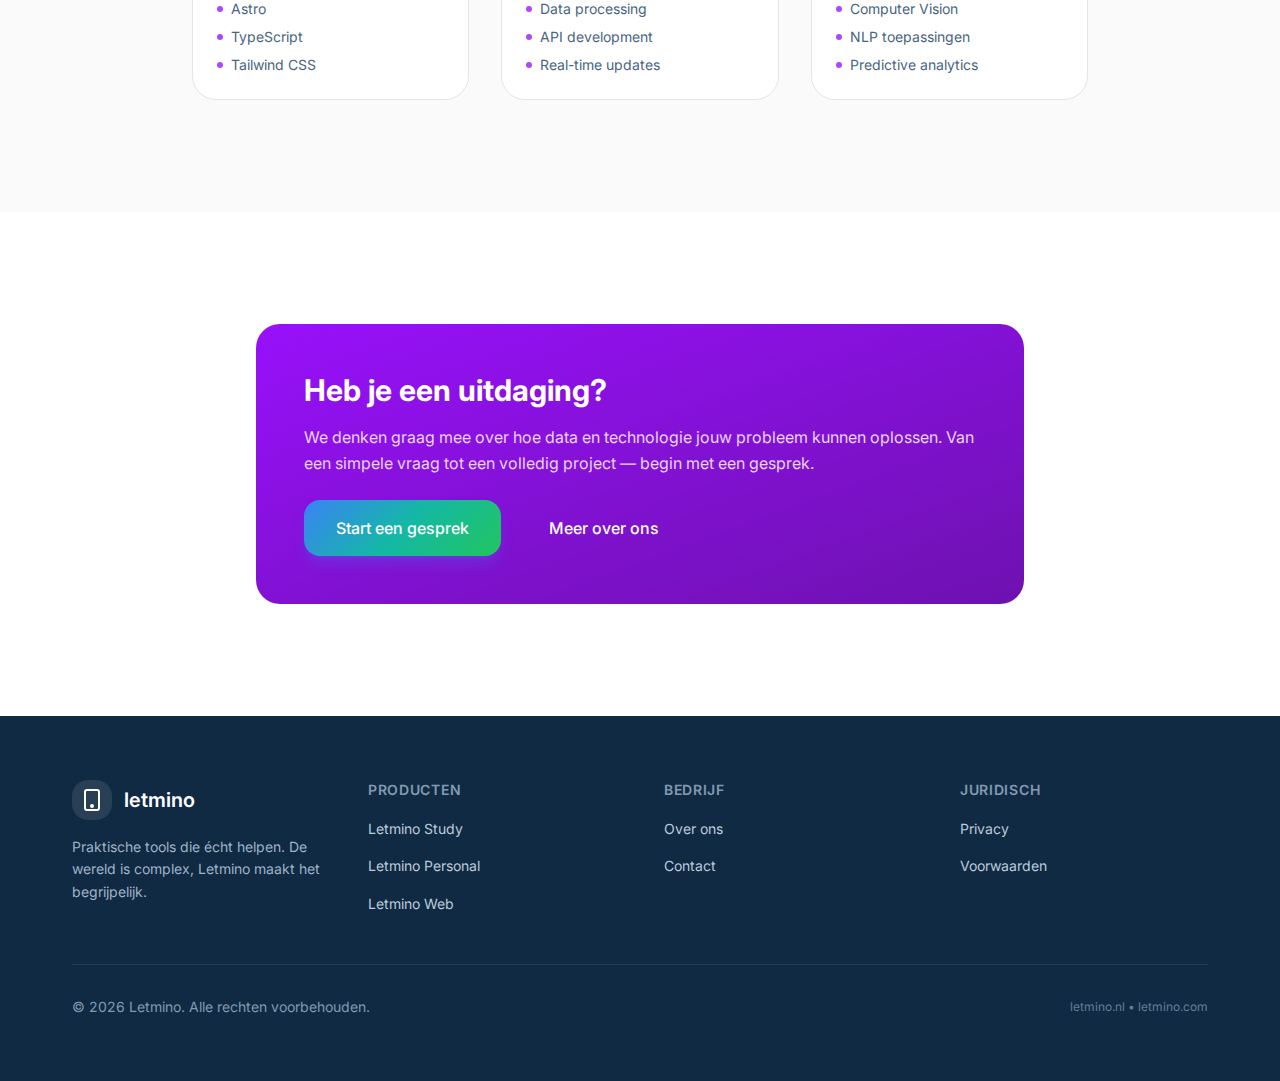
<file: web/index.html>
<!DOCTYPE html><html lang="nl"> <head><meta charset="UTF-8"><meta name="viewport" content="width=device-width, initial-scale=1.0"><link rel="icon" type="image/svg+xml" href="/favicon.svg"><link rel="canonical" href="http://www.letmino.nl/web/"><!-- Primary Meta Tags --><title>Letmino Web | Letmino</title><meta name="title" content="Letmino Web | Letmino"><meta name="description" content="Webapplicaties voor data-inzicht. Dashboards, visualisaties en custom oplossingen."><!-- Open Graph / Facebook --><meta property="og:type" content="website"><meta property="og:url" content="http://www.letmino.nl/web/"><meta property="og:title" content="Letmino Web | Letmino"><meta property="og:description" content="Webapplicaties voor data-inzicht. Dashboards, visualisaties en custom oplossingen."><!-- Twitter --><meta property="twitter:card" content="summary_large_image"><meta property="twitter:url" content="http://www.letmino.nl/web/"><meta property="twitter:title" content="Letmino Web | Letmino"><meta property="twitter:description" content="Webapplicaties voor data-inzicht. Dashboards, visualisaties en custom oplossingen."><!-- Fonts --><link rel="preconnect" href="https://fonts.googleapis.com"><link rel="preconnect" href="https://fonts.gstatic.com" crossorigin><link href="https://fonts.googleapis.com/css2?family=Inter:wght@400;500;600;700&family=Plus+Jakarta+Sans:wght@500;600;700;800&display=swap" rel="stylesheet"><meta name="generator" content="Astro v5.16.7"><link rel="stylesheet" href="/_astro/about.UfQwgoMI.css"></head> <body class="min-h-screen flex flex-col"> <header class="sticky top-0 z-50 bg-white/80 backdrop-blur-lg border-b border-neutral-200"> <div class="container-custom"> <nav class="flex items-center justify-between h-16 md:h-20"> <!-- Logo --> <a href="/" class="flex items-center gap-3 group"> <div class="w-10 h-10 rounded-xl bg-gradient-brand flex items-center justify-center"> <svg viewBox="0 0 24 24" class="w-6 h-6 text-white" fill="none" stroke="currentColor" stroke-width="2"> <rect x="5" y="2" width="14" height="20" rx="2"></rect> <circle cx="12" cy="18" r="1" fill="currentColor"></circle> </svg> </div> <span class="text-xl font-semibold text-navy-900 group-hover:text-accent-blue transition-colors">
letmino
</span> </a> <!-- Desktop Navigation --> <div class="hidden md:flex items-center gap-8"> <a href="/" class="text-sm font-medium transition-colors hover:text-accent-blue text-navy-700"> Home </a><a href="/study" class="text-sm font-medium transition-colors hover:text-accent-blue text-navy-700"> Study </a><a href="/personal" class="text-sm font-medium transition-colors hover:text-accent-blue text-navy-700"> Personal </a><a href="/web" class="text-sm font-medium transition-colors hover:text-accent-blue text-navy-700"> Web </a><a href="/about" class="text-sm font-medium transition-colors hover:text-accent-blue text-navy-700"> Over ons </a> </div> <!-- Mobile Menu Button --> <button id="mobile-menu-btn" class="md:hidden p-2 rounded-lg hover:bg-neutral-100 transition-colors" aria-label="Menu openen"> <svg class="w-6 h-6 text-navy-900" fill="none" stroke="currentColor" viewBox="0 0 24 24"> <path stroke-linecap="round" stroke-linejoin="round" stroke-width="2" d="M4 6h16M4 12h16M4 18h16"></path> </svg> </button> </nav> </div> <!-- Mobile Menu --> <div id="mobile-menu" class="hidden md:hidden border-t border-neutral-200 bg-white"> <div class="container-custom py-4 space-y-2"> <a href="/" class="block px-4 py-2 rounded-lg text-sm font-medium transition-colors hover:bg-neutral-100 text-navy-700"> Home </a><a href="/study" class="block px-4 py-2 rounded-lg text-sm font-medium transition-colors hover:bg-neutral-100 text-navy-700"> Study </a><a href="/personal" class="block px-4 py-2 rounded-lg text-sm font-medium transition-colors hover:bg-neutral-100 text-navy-700"> Personal </a><a href="/web" class="block px-4 py-2 rounded-lg text-sm font-medium transition-colors hover:bg-neutral-100 text-navy-700"> Web </a><a href="/about" class="block px-4 py-2 rounded-lg text-sm font-medium transition-colors hover:bg-neutral-100 text-navy-700"> Over ons </a> </div> </div> </header> <script type="module">const e=document.getElementById("mobile-menu-btn"),n=document.getElementById("mobile-menu");e?.addEventListener("click",()=>{n?.classList.toggle("hidden")});</script> <main class="flex-1">   <section class="relative bg-gradient-to-b from-purple-500/5 to-white py-20 md:py-28"> <div class="container-custom"> <div class="max-w-3xl"> <div class="inline-flex items-center gap-2 px-3 py-1.5 rounded-full bg-purple-500/10 text-purple-600 text-sm font-medium mb-6">
🌐 Productfamilie
</div> <h1 class="text-4xl md:text-5xl font-bold text-navy-900 mb-6">
Letmino Web
</h1> <p class="text-xl text-navy-600 mb-8 leading-relaxed">
Webapplicaties die data omzetten in inzicht. 
          Van complexe datasets naar heldere dashboards en bruikbare tools.
</p> <div class="flex flex-wrap gap-3"> <span class="px-4 py-2 rounded-lg bg-white border border-neutral-200 text-sm text-navy-700">
📊 Dashboards
</span> <span class="px-4 py-2 rounded-lg bg-white border border-neutral-200 text-sm text-navy-700">
🔧 Custom tools
</span> <span class="px-4 py-2 rounded-lg bg-white border border-neutral-200 text-sm text-navy-700">
🤖 AI integraties
</span> </div> </div> </div> </section>  <section class="py-20 md:py-28 bg-white"> <div class="container-custom"> <div class="text-center mb-12"> <h2 class="text-3xl font-bold text-navy-900 mb-4">Wat we bouwen</h2> <p class="text-lg text-navy-600">Weboplossingen die complexiteit vereenvoudigen.</p> </div> <div class="grid lg:grid-cols-3 gap-8"> <div class="bg-white rounded-2xl border border-neutral-200 p-8 card-hover"> <div class="w-14 h-14 rounded-2xl bg-purple-500/10 flex items-center justify-center text-3xl mb-6"> 📊 </div> <h3 class="text-xl font-bold text-navy-900 mb-3">Data Dashboards</h3> <p class="text-navy-600 mb-6 leading-relaxed">Interactieve dashboards die complexe data inzichtelijk maken. Van ruwe cijfers naar begrijpelijke visualisaties.</p> <div class="flex flex-wrap gap-2"> <span class="px-3 py-1 rounded-full bg-neutral-100 text-neutral-600 text-xs font-medium"> React </span><span class="px-3 py-1 rounded-full bg-neutral-100 text-neutral-600 text-xs font-medium"> D3.js </span><span class="px-3 py-1 rounded-full bg-neutral-100 text-neutral-600 text-xs font-medium"> Data visualisatie </span> </div> </div><div class="bg-white rounded-2xl border border-neutral-200 p-8 card-hover"> <div class="w-14 h-14 rounded-2xl bg-purple-500/10 flex items-center justify-center text-3xl mb-6"> ⚙️ </div> <h3 class="text-xl font-bold text-navy-900 mb-3">Process Automation</h3> <p class="text-navy-600 mb-6 leading-relaxed">Webapplicaties die handmatige processen automatiseren. Tijd besparen, fouten voorkomen.</p> <div class="flex flex-wrap gap-2"> <span class="px-3 py-1 rounded-full bg-neutral-100 text-neutral-600 text-xs font-medium"> Workflow </span><span class="px-3 py-1 rounded-full bg-neutral-100 text-neutral-600 text-xs font-medium"> API integraties </span><span class="px-3 py-1 rounded-full bg-neutral-100 text-neutral-600 text-xs font-medium"> Automatisering </span> </div> </div><div class="bg-white rounded-2xl border border-neutral-200 p-8 card-hover"> <div class="w-14 h-14 rounded-2xl bg-purple-500/10 flex items-center justify-center text-3xl mb-6"> 🔧 </div> <h3 class="text-xl font-bold text-navy-900 mb-3">Custom Tools</h3> <p class="text-navy-600 mb-6 leading-relaxed">Op maat gemaakte tools voor specifieke uitdagingen. Van idee tot werkende oplossing.</p> <div class="flex flex-wrap gap-2"> <span class="px-3 py-1 rounded-full bg-neutral-100 text-neutral-600 text-xs font-medium"> Full-stack </span><span class="px-3 py-1 rounded-full bg-neutral-100 text-neutral-600 text-xs font-medium"> Cloud </span><span class="px-3 py-1 rounded-full bg-neutral-100 text-neutral-600 text-xs font-medium"> Maatwerk </span> </div> </div> </div> </div> </section>  <section class="py-20 md:py-28 bg-neutral-50"> <div class="container-custom"> <div class="text-center mb-12"> <h2 class="text-3xl font-bold text-navy-900 mb-4">Onze expertise</h2> <p class="text-lg text-navy-600 max-w-2xl mx-auto">
Moderne technologieën, praktisch toegepast.
</p> </div> <div class="grid md:grid-cols-3 gap-8 max-w-4xl mx-auto"> <div class="bg-white rounded-2xl p-6 border border-neutral-200"> <h3 class="font-semibold text-navy-900 mb-4">Frontend Development</h3> <ul class="space-y-2"> <li class="flex items-center gap-2 text-sm text-navy-600"> <span class="w-1.5 h-1.5 rounded-full bg-purple-500"></span> React / Next.js </li><li class="flex items-center gap-2 text-sm text-navy-600"> <span class="w-1.5 h-1.5 rounded-full bg-purple-500"></span> Astro </li><li class="flex items-center gap-2 text-sm text-navy-600"> <span class="w-1.5 h-1.5 rounded-full bg-purple-500"></span> TypeScript </li><li class="flex items-center gap-2 text-sm text-navy-600"> <span class="w-1.5 h-1.5 rounded-full bg-purple-500"></span> Tailwind CSS </li> </ul> </div><div class="bg-white rounded-2xl p-6 border border-neutral-200"> <h3 class="font-semibold text-navy-900 mb-4">Data &amp; Visualisatie</h3> <ul class="space-y-2"> <li class="flex items-center gap-2 text-sm text-navy-600"> <span class="w-1.5 h-1.5 rounded-full bg-purple-500"></span> D3.js / Chart.js </li><li class="flex items-center gap-2 text-sm text-navy-600"> <span class="w-1.5 h-1.5 rounded-full bg-purple-500"></span> Data processing </li><li class="flex items-center gap-2 text-sm text-navy-600"> <span class="w-1.5 h-1.5 rounded-full bg-purple-500"></span> API development </li><li class="flex items-center gap-2 text-sm text-navy-600"> <span class="w-1.5 h-1.5 rounded-full bg-purple-500"></span> Real-time updates </li> </ul> </div><div class="bg-white rounded-2xl p-6 border border-neutral-200"> <h3 class="font-semibold text-navy-900 mb-4">AI &amp; Machine Learning</h3> <ul class="space-y-2"> <li class="flex items-center gap-2 text-sm text-navy-600"> <span class="w-1.5 h-1.5 rounded-full bg-purple-500"></span> LLM integraties </li><li class="flex items-center gap-2 text-sm text-navy-600"> <span class="w-1.5 h-1.5 rounded-full bg-purple-500"></span> Computer Vision </li><li class="flex items-center gap-2 text-sm text-navy-600"> <span class="w-1.5 h-1.5 rounded-full bg-purple-500"></span> NLP toepassingen </li><li class="flex items-center gap-2 text-sm text-navy-600"> <span class="w-1.5 h-1.5 rounded-full bg-purple-500"></span> Predictive analytics </li> </ul> </div> </div> </div> </section>  <section class="py-20 md:py-28 bg-white"> <div class="container-custom"> <div class="max-w-3xl mx-auto"> <div class="bg-gradient-to-br from-purple-600 to-purple-800 rounded-3xl p-8 md:p-12 text-white"> <h2 class="text-2xl md:text-3xl font-bold mb-4">
Heb je een uitdaging?
</h2> <p class="text-purple-200 mb-6 leading-relaxed">
We denken graag mee over hoe data en technologie jouw probleem kunnen oplossen. 
            Van een simpele vraag tot een volledig project — begin met een gesprek.
</p> <div class="flex flex-col sm:flex-row gap-4"> <a href="/contact" class="inline-flex items-center justify-center font-medium rounded-xl transition-all duration-200 focus:outline-none focus:ring-2 focus:ring-offset-2 bg-gradient-brand text-white hover:opacity-90 focus:ring-accent-blue shadow-lg shadow-accent-blue/25 px-8 py-4 text-base gap-2 bg-white text-purple-700 hover:bg-purple-50">
Start een gesprek
</a> <a href="/about" class="inline-flex items-center justify-center font-medium rounded-xl transition-all duration-200 focus:outline-none focus:ring-2 focus:ring-offset-2 bg-transparent text-navy-700 hover:bg-neutral-100 focus:ring-navy-500 px-8 py-4 text-base gap-2 text-white hover:bg-white/10">
Meer over ons
</a> </div> </div> </div> </div> </section>  </main> <footer class="bg-navy-900 text-white mt-auto"> <div class="container-custom py-16"> <div class="grid grid-cols-1 md:grid-cols-2 lg:grid-cols-4 gap-12"> <!-- Brand --> <div class="lg:col-span-1"> <a href="/" class="flex items-center gap-3 mb-4"> <div class="w-10 h-10 rounded-xl bg-white/10 flex items-center justify-center"> <svg viewBox="0 0 24 24" class="w-6 h-6 text-white" fill="none" stroke="currentColor" stroke-width="2"> <rect x="5" y="2" width="14" height="20" rx="2"></rect> <circle cx="12" cy="18" r="1" fill="currentColor"></circle> </svg> </div> <span class="text-xl font-semibold">letmino</span> </a> <p class="text-navy-300 text-sm leading-relaxed">
Praktische tools die écht helpen. De wereld is complex, Letmino maakt het begrijpelijk.
</p> </div> <!-- Products --> <div> <h3 class="font-semibold text-sm uppercase tracking-wider text-navy-400 mb-4">
Producten
</h3> <ul class="space-y-3"> <li> <a href="/study" class="text-navy-200 hover:text-white transition-colors text-sm"> Letmino Study </a> </li><li> <a href="/personal" class="text-navy-200 hover:text-white transition-colors text-sm"> Letmino Personal </a> </li><li> <a href="/web" class="text-navy-200 hover:text-white transition-colors text-sm"> Letmino Web </a> </li> </ul> </div> <!-- Company --> <div> <h3 class="font-semibold text-sm uppercase tracking-wider text-navy-400 mb-4">
Bedrijf
</h3> <ul class="space-y-3"> <li> <a href="/about" class="text-navy-200 hover:text-white transition-colors text-sm"> Over ons </a> </li><li> <a href="/contact" class="text-navy-200 hover:text-white transition-colors text-sm"> Contact </a> </li> </ul> </div> <!-- Legal --> <div> <h3 class="font-semibold text-sm uppercase tracking-wider text-navy-400 mb-4">
Juridisch
</h3> <ul class="space-y-3"> <li> <a href="/privacy" class="text-navy-200 hover:text-white transition-colors text-sm"> Privacy </a> </li><li> <a href="/terms" class="text-navy-200 hover:text-white transition-colors text-sm"> Voorwaarden </a> </li> </ul> </div> </div> <!-- Bottom Bar --> <div class="mt-12 pt-8 border-t border-navy-800 flex flex-col md:flex-row justify-between items-center gap-4"> <p class="text-navy-400 text-sm">
© 2026 Letmino. Alle rechten voorbehouden.
</p> <div class="flex items-center gap-4"> <span class="text-navy-500 text-xs">
letmino.nl • letmino.com
</span> </div> </div> </div> </footer> </body></html>
</file>
<file: _astro/about.BxlNoPxa.css>
/*! tailwindcss v4.1.18 | MIT License | https://tailwindcss.com */@layer properties{@supports (((-webkit-hyphens:none)) and (not (margin-trim:inline))) or ((-moz-orient:inline) and (not (color:rgb(from red r g b)))){*,:before,:after,::backdrop{--tw-space-y-reverse:0;--tw-border-style:solid;--tw-gradient-position:initial;--tw-gradient-from:#0000;--tw-gradient-via:#0000;--tw-gradient-to:#0000;--tw-gradient-stops:initial;--tw-gradient-via-stops:initial;--tw-gradient-from-position:0%;--tw-gradient-via-position:50%;--tw-gradient-to-position:100%;--tw-leading:initial;--tw-font-weight:initial;--tw-tracking:initial;--tw-shadow:0 0 #0000;--tw-shadow-color:initial;--tw-shadow-alpha:100%;--tw-inset-shadow:0 0 #0000;--tw-inset-shadow-color:initial;--tw-inset-shadow-alpha:100%;--tw-ring-color:initial;--tw-ring-shadow:0 0 #0000;--tw-inset-ring-color:initial;--tw-inset-ring-shadow:0 0 #0000;--tw-ring-inset:initial;--tw-ring-offset-width:0px;--tw-ring-offset-color:#fff;--tw-ring-offset-shadow:0 0 #0000;--tw-blur:initial;--tw-brightness:initial;--tw-contrast:initial;--tw-grayscale:initial;--tw-hue-rotate:initial;--tw-invert:initial;--tw-opacity:initial;--tw-saturate:initial;--tw-sepia:initial;--tw-drop-shadow:initial;--tw-drop-shadow-color:initial;--tw-drop-shadow-alpha:100%;--tw-drop-shadow-size:initial;--tw-backdrop-blur:initial;--tw-backdrop-brightness:initial;--tw-backdrop-contrast:initial;--tw-backdrop-grayscale:initial;--tw-backdrop-hue-rotate:initial;--tw-backdrop-invert:initial;--tw-backdrop-opacity:initial;--tw-backdrop-saturate:initial;--tw-backdrop-sepia:initial;--tw-duration:initial;--tw-translate-x:0;--tw-translate-y:0;--tw-translate-z:0}}}@layer theme{:root,:host{--font-sans:ui-sans-serif,system-ui,sans-serif,"Apple Color Emoji","Segoe UI Emoji","Segoe UI Symbol","Noto Color Emoji";--font-mono:ui-monospace,SFMono-Regular,Menlo,Monaco,Consolas,"Liberation Mono","Courier New",monospace;--color-purple-500:oklch(62.7% .265 303.9);--color-pink-500:oklch(65.6% .241 354.308);--color-neutral-50:#fafafa;--color-neutral-100:#f5f5f5;--color-neutral-200:#e5e5e5;--color-neutral-400:#a3a3a3;--color-neutral-600:#525252;--color-white:#fff;--spacing:.25rem;--container-xl:36rem;--container-2xl:42rem;--container-3xl:48rem;--container-4xl:56rem;--container-5xl:64rem;--text-xs:.75rem;--text-xs--line-height:calc(1/.75);--text-sm:.875rem;--text-sm--line-height:calc(1.25/.875);--text-base:1rem;--text-base--line-height: 1.5 ;--text-lg:1.125rem;--text-lg--line-height:calc(1.75/1.125);--text-xl:1.25rem;--text-xl--line-height:calc(1.75/1.25);--text-2xl:1.5rem;--text-2xl--line-height:calc(2/1.5);--text-3xl:1.875rem;--text-3xl--line-height: 1.2 ;--text-4xl:2.25rem;--text-4xl--line-height:calc(2.5/2.25);--text-5xl:3rem;--text-5xl--line-height:1;--text-6xl:3.75rem;--text-6xl--line-height:1;--font-weight-medium:500;--font-weight-semibold:600;--font-weight-bold:700;--tracking-wider:.05em;--leading-tight:1.25;--leading-relaxed:1.625;--radius-lg:.75rem;--radius-xl:1rem;--radius-2xl:1.5rem;--radius-3xl:1.5rem;--animate-pulse:pulse 2s cubic-bezier(.4,0,.6,1)infinite;--blur-lg:16px;--blur-3xl:64px;--aspect-video:16/9;--default-transition-duration:.15s;--default-transition-timing-function:cubic-bezier(.4,0,.2,1);--default-font-family:var(--font-sans);--default-mono-font-family:var(--font-mono);--color-navy-50:#f0f4f8;--color-navy-200:#bcccdc;--color-navy-300:#9fb3c8;--color-navy-400:#829ab1;--color-navy-500:#627d98;--color-navy-600:#486581;--color-navy-700:#334e68;--color-navy-800:#243b53;--color-navy-900:#102a43;--color-accent-blue:#3b82f6;--color-accent-teal:#14b8a6;--color-accent-green:#22c55e;--color-warm-100:#fef3c7;--color-warm-400:#fbbf24;--color-warm-500:#f59e0b;--font-family-sans:"Inter",-apple-system,BlinkMacSystemFont,"Segoe UI",Roboto,sans-serif;--radius-full:9999px}}@layer base{*,:after,:before,::backdrop{box-sizing:border-box;border:0 solid;margin:0;padding:0}::file-selector-button{box-sizing:border-box;border:0 solid;margin:0;padding:0}html,:host{-webkit-text-size-adjust:100%;tab-size:4;line-height:1.5;font-family:var(--default-font-family,ui-sans-serif,system-ui,sans-serif,"Apple Color Emoji","Segoe UI Emoji","Segoe UI Symbol","Noto Color Emoji");font-feature-settings:var(--default-font-feature-settings,normal);font-variation-settings:var(--default-font-variation-settings,normal);-webkit-tap-highlight-color:transparent}hr{height:0;color:inherit;border-top-width:1px}abbr:where([title]){-webkit-text-decoration:underline dotted;text-decoration:underline dotted}h1,h2,h3,h4,h5,h6{font-size:inherit;font-weight:inherit}a{color:inherit;-webkit-text-decoration:inherit;text-decoration:inherit}b,strong{font-weight:bolder}code,kbd,samp,pre{font-family:var(--default-mono-font-family,ui-monospace,SFMono-Regular,Menlo,Monaco,Consolas,"Liberation Mono","Courier New",monospace);font-feature-settings:var(--default-mono-font-feature-settings,normal);font-variation-settings:var(--default-mono-font-variation-settings,normal);font-size:1em}small{font-size:80%}sub,sup{vertical-align:baseline;font-size:75%;line-height:0;position:relative}sub{bottom:-.25em}sup{top:-.5em}table{text-indent:0;border-color:inherit;border-collapse:collapse}:-moz-focusring{outline:auto}progress{vertical-align:baseline}summary{display:list-item}ol,ul,menu{list-style:none}img,svg,video,canvas,audio,iframe,embed,object{vertical-align:middle;display:block}img,video{max-width:100%;height:auto}button,input,select,optgroup,textarea{font:inherit;font-feature-settings:inherit;font-variation-settings:inherit;letter-spacing:inherit;color:inherit;opacity:1;background-color:#0000;border-radius:0}::file-selector-button{font:inherit;font-feature-settings:inherit;font-variation-settings:inherit;letter-spacing:inherit;color:inherit;opacity:1;background-color:#0000;border-radius:0}:where(select:is([multiple],[size])) optgroup{font-weight:bolder}:where(select:is([multiple],[size])) optgroup option{padding-inline-start:20px}::file-selector-button{margin-inline-end:4px}::placeholder{opacity:1}@supports (not ((-webkit-appearance:-apple-pay-button))) or (contain-intrinsic-size:1px){::placeholder{color:currentColor}@supports (color:color-mix(in lab,red,red)){::placeholder{color:color-mix(in oklab,currentcolor 50%,transparent)}}}textarea{resize:vertical}::-webkit-search-decoration{-webkit-appearance:none}::-webkit-date-and-time-value{min-height:1lh;text-align:inherit}::-webkit-datetime-edit{display:inline-flex}::-webkit-datetime-edit-fields-wrapper{padding:0}::-webkit-datetime-edit{padding-block:0}::-webkit-datetime-edit-year-field{padding-block:0}::-webkit-datetime-edit-month-field{padding-block:0}::-webkit-datetime-edit-day-field{padding-block:0}::-webkit-datetime-edit-hour-field{padding-block:0}::-webkit-datetime-edit-minute-field{padding-block:0}::-webkit-datetime-edit-second-field{padding-block:0}::-webkit-datetime-edit-millisecond-field{padding-block:0}::-webkit-datetime-edit-meridiem-field{padding-block:0}::-webkit-calendar-picker-indicator{line-height:1}:-moz-ui-invalid{box-shadow:none}button,input:where([type=button],[type=reset],[type=submit]){appearance:button}::file-selector-button{appearance:button}::-webkit-inner-spin-button{height:auto}::-webkit-outer-spin-button{height:auto}[hidden]:where(:not([hidden=until-found])){display:none!important}}@layer components;@layer utilities{.absolute{position:absolute}.relative{position:relative}.static{position:static}.sticky{position:sticky}.inset-0{inset:calc(var(--spacing)*0)}.-top-40{top:calc(var(--spacing)*-40)}.top-0{top:calc(var(--spacing)*0)}.-right-40{right:calc(var(--spacing)*-40)}.-bottom-40{bottom:calc(var(--spacing)*-40)}.-left-40{left:calc(var(--spacing)*-40)}.z-50{z-index:50}.mx-auto{margin-inline:auto}.my-8{margin-block:calc(var(--spacing)*8)}.mt-0\.5{margin-top:calc(var(--spacing)*.5)}.mt-2{margin-top:calc(var(--spacing)*2)}.mt-4{margin-top:calc(var(--spacing)*4)}.mt-6{margin-top:calc(var(--spacing)*6)}.mt-8{margin-top:calc(var(--spacing)*8)}.mt-12{margin-top:calc(var(--spacing)*12)}.mt-16{margin-top:calc(var(--spacing)*16)}.mt-auto{margin-top:auto}.mb-1{margin-bottom:calc(var(--spacing)*1)}.mb-2{margin-bottom:calc(var(--spacing)*2)}.mb-3{margin-bottom:calc(var(--spacing)*3)}.mb-4{margin-bottom:calc(var(--spacing)*4)}.mb-6{margin-bottom:calc(var(--spacing)*6)}.mb-8{margin-bottom:calc(var(--spacing)*8)}.mb-12{margin-bottom:calc(var(--spacing)*12)}.block{display:block}.flex{display:flex}.grid{display:grid}.hidden{display:none}.inline-flex{display:inline-flex}.aspect-video{aspect-ratio:var(--aspect-video)}.h-1\.5{height:calc(var(--spacing)*1.5)}.h-2{height:calc(var(--spacing)*2)}.h-5{height:calc(var(--spacing)*5)}.h-6{height:calc(var(--spacing)*6)}.h-10{height:calc(var(--spacing)*10)}.h-12{height:calc(var(--spacing)*12)}.h-14{height:calc(var(--spacing)*14)}.h-16{height:calc(var(--spacing)*16)}.h-24{height:calc(var(--spacing)*24)}.h-80{height:calc(var(--spacing)*80)}.h-full{height:100%}.min-h-screen{min-height:100vh}.w-0\.5{width:calc(var(--spacing)*.5)}.w-1\.5{width:calc(var(--spacing)*1.5)}.w-2{width:calc(var(--spacing)*2)}.w-5{width:calc(var(--spacing)*5)}.w-6{width:calc(var(--spacing)*6)}.w-10{width:calc(var(--spacing)*10)}.w-12{width:calc(var(--spacing)*12)}.w-14{width:calc(var(--spacing)*14)}.w-16{width:calc(var(--spacing)*16)}.w-24{width:calc(var(--spacing)*24)}.w-80{width:calc(var(--spacing)*80)}.w-full{width:100%}.max-w-2xl{max-width:var(--container-2xl)}.max-w-3xl{max-width:var(--container-3xl)}.max-w-4xl{max-width:var(--container-4xl)}.max-w-5xl{max-width:var(--container-5xl)}.max-w-xl{max-width:var(--container-xl)}.min-w-0{min-width:calc(var(--spacing)*0)}.flex-1{flex:1}.flex-shrink-0{flex-shrink:0}.animate-pulse{animation:var(--animate-pulse)}.cursor-pointer{cursor:pointer}.list-disc{list-style-type:disc}.list-none{list-style-type:none}.grid-cols-1{grid-template-columns:repeat(1,minmax(0,1fr))}.flex-col{flex-direction:column}.flex-wrap{flex-wrap:wrap}.items-center{align-items:center}.items-start{align-items:flex-start}.justify-between{justify-content:space-between}.justify-center{justify-content:center}.gap-1\.5{gap:calc(var(--spacing)*1.5)}.gap-2{gap:calc(var(--spacing)*2)}.gap-3{gap:calc(var(--spacing)*3)}.gap-4{gap:calc(var(--spacing)*4)}.gap-6{gap:calc(var(--spacing)*6)}.gap-8{gap:calc(var(--spacing)*8)}.gap-12{gap:calc(var(--spacing)*12)}:where(.space-y-2>:not(:last-child)){--tw-space-y-reverse:0;margin-block-start:calc(calc(var(--spacing)*2)*var(--tw-space-y-reverse));margin-block-end:calc(calc(var(--spacing)*2)*calc(1 - var(--tw-space-y-reverse)))}:where(.space-y-3>:not(:last-child)){--tw-space-y-reverse:0;margin-block-start:calc(calc(var(--spacing)*3)*var(--tw-space-y-reverse));margin-block-end:calc(calc(var(--spacing)*3)*calc(1 - var(--tw-space-y-reverse)))}:where(.space-y-4>:not(:last-child)){--tw-space-y-reverse:0;margin-block-start:calc(calc(var(--spacing)*4)*var(--tw-space-y-reverse));margin-block-end:calc(calc(var(--spacing)*4)*calc(1 - var(--tw-space-y-reverse)))}:where(.space-y-8>:not(:last-child)){--tw-space-y-reverse:0;margin-block-start:calc(calc(var(--spacing)*8)*var(--tw-space-y-reverse));margin-block-end:calc(calc(var(--spacing)*8)*calc(1 - var(--tw-space-y-reverse)))}.overflow-hidden{overflow:hidden}.rounded-2xl{border-radius:var(--radius-2xl)}.rounded-3xl{border-radius:var(--radius-3xl)}.rounded-full{border-radius:var(--radius-full)}.rounded-lg{border-radius:var(--radius-lg)}.rounded-xl{border-radius:var(--radius-xl)}.border{border-style:var(--tw-border-style);border-width:1px}.border-t{border-top-style:var(--tw-border-style);border-top-width:1px}.border-b{border-bottom-style:var(--tw-border-style);border-bottom-width:1px}.border-l-4{border-left-style:var(--tw-border-style);border-left-width:4px}.border-accent-blue{border-color:var(--color-accent-blue)}.border-navy-800{border-color:var(--color-navy-800)}.border-neutral-200{border-color:var(--color-neutral-200)}.bg-accent-blue{background-color:var(--color-accent-blue)}.bg-accent-blue\/5{background-color:#3b82f60d}@supports (color:color-mix(in lab,red,red)){.bg-accent-blue\/5{background-color:color-mix(in oklab,var(--color-accent-blue)5%,transparent)}}.bg-accent-blue\/10{background-color:#3b82f61a}@supports (color:color-mix(in lab,red,red)){.bg-accent-blue\/10{background-color:color-mix(in oklab,var(--color-accent-blue)10%,transparent)}}.bg-accent-green\/5{background-color:#22c55e0d}@supports (color:color-mix(in lab,red,red)){.bg-accent-green\/5{background-color:color-mix(in oklab,var(--color-accent-green)5%,transparent)}}.bg-accent-green\/10{background-color:#22c55e1a}@supports (color:color-mix(in lab,red,red)){.bg-accent-green\/10{background-color:color-mix(in oklab,var(--color-accent-green)10%,transparent)}}.bg-accent-teal\/10{background-color:#14b8a61a}@supports (color:color-mix(in lab,red,red)){.bg-accent-teal\/10{background-color:color-mix(in oklab,var(--color-accent-teal)10%,transparent)}}.bg-navy-300{background-color:var(--color-navy-300)}.bg-navy-900{background-color:var(--color-navy-900)}.bg-neutral-50{background-color:var(--color-neutral-50)}.bg-neutral-100{background-color:var(--color-neutral-100)}.bg-neutral-200{background-color:var(--color-neutral-200)}.bg-neutral-400{background-color:var(--color-neutral-400)}.bg-transparent{background-color:#0000}.bg-warm-100{background-color:var(--color-warm-100)}.bg-warm-500{background-color:var(--color-warm-500)}.bg-white{background-color:var(--color-white)}.bg-white\/10{background-color:#ffffff1a}@supports (color:color-mix(in lab,red,red)){.bg-white\/10{background-color:color-mix(in oklab,var(--color-white)10%,transparent)}}.bg-white\/80{background-color:#fffc}@supports (color:color-mix(in lab,red,red)){.bg-white\/80{background-color:color-mix(in oklab,var(--color-white)80%,transparent)}}.bg-gradient-to-b{--tw-gradient-position:to bottom in oklab;background-image:linear-gradient(var(--tw-gradient-stops))}.bg-gradient-to-br{--tw-gradient-position:to bottom right in oklab;background-image:linear-gradient(var(--tw-gradient-stops))}.from-accent-blue{--tw-gradient-from:var(--color-accent-blue);--tw-gradient-stops:var(--tw-gradient-via-stops,var(--tw-gradient-position),var(--tw-gradient-from)var(--tw-gradient-from-position),var(--tw-gradient-to)var(--tw-gradient-to-position))}.from-accent-blue\/5{--tw-gradient-from:#3b82f60d}@supports (color:color-mix(in lab,red,red)){.from-accent-blue\/5{--tw-gradient-from:color-mix(in oklab,var(--color-accent-blue)5%,transparent)}}.from-accent-blue\/5{--tw-gradient-stops:var(--tw-gradient-via-stops,var(--tw-gradient-position),var(--tw-gradient-from)var(--tw-gradient-from-position),var(--tw-gradient-to)var(--tw-gradient-to-position))}.from-accent-teal{--tw-gradient-from:var(--color-accent-teal);--tw-gradient-stops:var(--tw-gradient-via-stops,var(--tw-gradient-position),var(--tw-gradient-from)var(--tw-gradient-from-position),var(--tw-gradient-to)var(--tw-gradient-to-position))}.from-accent-teal\/5{--tw-gradient-from:#14b8a60d}@supports (color:color-mix(in lab,red,red)){.from-accent-teal\/5{--tw-gradient-from:color-mix(in oklab,var(--color-accent-teal)5%,transparent)}}.from-accent-teal\/5{--tw-gradient-stops:var(--tw-gradient-via-stops,var(--tw-gradient-position),var(--tw-gradient-from)var(--tw-gradient-from-position),var(--tw-gradient-to)var(--tw-gradient-to-position))}.from-navy-50{--tw-gradient-from:var(--color-navy-50);--tw-gradient-stops:var(--tw-gradient-via-stops,var(--tw-gradient-position),var(--tw-gradient-from)var(--tw-gradient-from-position),var(--tw-gradient-to)var(--tw-gradient-to-position))}.from-navy-900{--tw-gradient-from:var(--color-navy-900);--tw-gradient-stops:var(--tw-gradient-via-stops,var(--tw-gradient-position),var(--tw-gradient-from)var(--tw-gradient-from-position),var(--tw-gradient-to)var(--tw-gradient-to-position))}.from-purple-500{--tw-gradient-from:var(--color-purple-500);--tw-gradient-stops:var(--tw-gradient-via-stops,var(--tw-gradient-position),var(--tw-gradient-from)var(--tw-gradient-from-position),var(--tw-gradient-to)var(--tw-gradient-to-position))}.from-warm-400{--tw-gradient-from:var(--color-warm-400);--tw-gradient-stops:var(--tw-gradient-via-stops,var(--tw-gradient-position),var(--tw-gradient-from)var(--tw-gradient-from-position),var(--tw-gradient-to)var(--tw-gradient-to-position))}.from-white{--tw-gradient-from:var(--color-white);--tw-gradient-stops:var(--tw-gradient-via-stops,var(--tw-gradient-position),var(--tw-gradient-from)var(--tw-gradient-from-position),var(--tw-gradient-to)var(--tw-gradient-to-position))}.to-accent-green{--tw-gradient-to:var(--color-accent-green);--tw-gradient-stops:var(--tw-gradient-via-stops,var(--tw-gradient-position),var(--tw-gradient-from)var(--tw-gradient-from-position),var(--tw-gradient-to)var(--tw-gradient-to-position))}.to-accent-green\/5{--tw-gradient-to:#22c55e0d}@supports (color:color-mix(in lab,red,red)){.to-accent-green\/5{--tw-gradient-to:color-mix(in oklab,var(--color-accent-green)5%,transparent)}}.to-accent-green\/5{--tw-gradient-stops:var(--tw-gradient-via-stops,var(--tw-gradient-position),var(--tw-gradient-from)var(--tw-gradient-from-position),var(--tw-gradient-to)var(--tw-gradient-to-position))}.to-accent-teal{--tw-gradient-to:var(--color-accent-teal);--tw-gradient-stops:var(--tw-gradient-via-stops,var(--tw-gradient-position),var(--tw-gradient-from)var(--tw-gradient-from-position),var(--tw-gradient-to)var(--tw-gradient-to-position))}.to-accent-teal\/5{--tw-gradient-to:#14b8a60d}@supports (color:color-mix(in lab,red,red)){.to-accent-teal\/5{--tw-gradient-to:color-mix(in oklab,var(--color-accent-teal)5%,transparent)}}.to-accent-teal\/5{--tw-gradient-stops:var(--tw-gradient-via-stops,var(--tw-gradient-position),var(--tw-gradient-from)var(--tw-gradient-from-position),var(--tw-gradient-to)var(--tw-gradient-to-position))}.to-navy-800{--tw-gradient-to:var(--color-navy-800);--tw-gradient-stops:var(--tw-gradient-via-stops,var(--tw-gradient-position),var(--tw-gradient-from)var(--tw-gradient-from-position),var(--tw-gradient-to)var(--tw-gradient-to-position))}.to-neutral-50{--tw-gradient-to:var(--color-neutral-50);--tw-gradient-stops:var(--tw-gradient-via-stops,var(--tw-gradient-position),var(--tw-gradient-from)var(--tw-gradient-from-position),var(--tw-gradient-to)var(--tw-gradient-to-position))}.to-neutral-100{--tw-gradient-to:var(--color-neutral-100);--tw-gradient-stops:var(--tw-gradient-via-stops,var(--tw-gradient-position),var(--tw-gradient-from)var(--tw-gradient-from-position),var(--tw-gradient-to)var(--tw-gradient-to-position))}.to-pink-500{--tw-gradient-to:var(--color-pink-500);--tw-gradient-stops:var(--tw-gradient-via-stops,var(--tw-gradient-position),var(--tw-gradient-from)var(--tw-gradient-from-position),var(--tw-gradient-to)var(--tw-gradient-to-position))}.to-warm-500{--tw-gradient-to:var(--color-warm-500);--tw-gradient-stops:var(--tw-gradient-via-stops,var(--tw-gradient-position),var(--tw-gradient-from)var(--tw-gradient-from-position),var(--tw-gradient-to)var(--tw-gradient-to-position))}.to-white{--tw-gradient-to:var(--color-white);--tw-gradient-stops:var(--tw-gradient-via-stops,var(--tw-gradient-position),var(--tw-gradient-from)var(--tw-gradient-from-position),var(--tw-gradient-to)var(--tw-gradient-to-position))}.p-2{padding:calc(var(--spacing)*2)}.p-6{padding:calc(var(--spacing)*6)}.p-8{padding:calc(var(--spacing)*8)}.px-2{padding-inline:calc(var(--spacing)*2)}.px-3{padding-inline:calc(var(--spacing)*3)}.px-4{padding-inline:calc(var(--spacing)*4)}.px-6{padding-inline:calc(var(--spacing)*6)}.px-8{padding-inline:calc(var(--spacing)*8)}.py-0\.5{padding-block:calc(var(--spacing)*.5)}.py-1{padding-block:calc(var(--spacing)*1)}.py-1\.5{padding-block:calc(var(--spacing)*1.5)}.py-2{padding-block:calc(var(--spacing)*2)}.py-3{padding-block:calc(var(--spacing)*3)}.py-4{padding-block:calc(var(--spacing)*4)}.py-16{padding-block:calc(var(--spacing)*16)}.py-20{padding-block:calc(var(--spacing)*20)}.pt-8{padding-top:calc(var(--spacing)*8)}.pb-8{padding-bottom:calc(var(--spacing)*8)}.pl-6{padding-left:calc(var(--spacing)*6)}.text-center{text-align:center}.text-2xl{font-size:var(--text-2xl);line-height:var(--tw-leading,var(--text-2xl--line-height))}.text-3xl{font-size:var(--text-3xl);line-height:var(--tw-leading,var(--text-3xl--line-height))}.text-4xl{font-size:var(--text-4xl);line-height:var(--tw-leading,var(--text-4xl--line-height))}.text-base{font-size:var(--text-base);line-height:var(--tw-leading,var(--text-base--line-height))}.text-lg{font-size:var(--text-lg);line-height:var(--tw-leading,var(--text-lg--line-height))}.text-sm{font-size:var(--text-sm);line-height:var(--tw-leading,var(--text-sm--line-height))}.text-xl{font-size:var(--text-xl);line-height:var(--tw-leading,var(--text-xl--line-height))}.text-xs{font-size:var(--text-xs);line-height:var(--tw-leading,var(--text-xs--line-height))}.leading-relaxed{--tw-leading:var(--leading-relaxed);line-height:var(--leading-relaxed)}.leading-tight{--tw-leading:var(--leading-tight);line-height:var(--leading-tight)}.font-bold{--tw-font-weight:var(--font-weight-bold);font-weight:var(--font-weight-bold)}.font-medium{--tw-font-weight:var(--font-weight-medium);font-weight:var(--font-weight-medium)}.font-semibold{--tw-font-weight:var(--font-weight-semibold);font-weight:var(--font-weight-semibold)}.tracking-wider{--tw-tracking:var(--tracking-wider);letter-spacing:var(--tracking-wider)}.text-accent-blue{color:var(--color-accent-blue)}.text-accent-green{color:var(--color-accent-green)}.text-accent-teal{color:var(--color-accent-teal)}.text-navy-200{color:var(--color-navy-200)}.text-navy-300{color:var(--color-navy-300)}.text-navy-400{color:var(--color-navy-400)}.text-navy-500{color:var(--color-navy-500)}.text-navy-600{color:var(--color-navy-600)}.text-navy-700{color:var(--color-navy-700)}.text-navy-900{color:var(--color-navy-900)}.text-neutral-600{color:var(--color-neutral-600)}.text-white{color:var(--color-white)}.uppercase{text-transform:uppercase}.italic{font-style:italic}.shadow-2xl{--tw-shadow:0 25px 50px -12px var(--tw-shadow-color,#00000040);box-shadow:var(--tw-inset-shadow),var(--tw-inset-ring-shadow),var(--tw-ring-offset-shadow),var(--tw-ring-shadow),var(--tw-shadow)}.shadow-lg{--tw-shadow:0 10px 15px -3px var(--tw-shadow-color,#0000001a),0 4px 6px -4px var(--tw-shadow-color,#0000001a);box-shadow:var(--tw-inset-shadow),var(--tw-inset-ring-shadow),var(--tw-ring-offset-shadow),var(--tw-ring-shadow),var(--tw-shadow)}.shadow-md{--tw-shadow:0 4px 6px -1px var(--tw-shadow-color,#0000001a),0 2px 4px -2px var(--tw-shadow-color,#0000001a);box-shadow:var(--tw-inset-shadow),var(--tw-inset-ring-shadow),var(--tw-ring-offset-shadow),var(--tw-ring-shadow),var(--tw-shadow)}.shadow-sm{--tw-shadow:0 1px 3px 0 var(--tw-shadow-color,#0000001a),0 1px 2px -1px var(--tw-shadow-color,#0000001a);box-shadow:var(--tw-inset-shadow),var(--tw-inset-ring-shadow),var(--tw-ring-offset-shadow),var(--tw-ring-shadow),var(--tw-shadow)}.shadow-accent-blue\/25{--tw-shadow-color:#3b82f640}@supports (color:color-mix(in lab,red,red)){.shadow-accent-blue\/25{--tw-shadow-color:color-mix(in oklab,color-mix(in oklab,var(--color-accent-blue)25%,transparent)var(--tw-shadow-alpha),transparent)}}.shadow-navy-900\/10{--tw-shadow-color:#102a431a}@supports (color:color-mix(in lab,red,red)){.shadow-navy-900\/10{--tw-shadow-color:color-mix(in oklab,color-mix(in oklab,var(--color-navy-900)10%,transparent)var(--tw-shadow-alpha),transparent)}}.blur-3xl{--tw-blur:blur(var(--blur-3xl));filter:var(--tw-blur,)var(--tw-brightness,)var(--tw-contrast,)var(--tw-grayscale,)var(--tw-hue-rotate,)var(--tw-invert,)var(--tw-saturate,)var(--tw-sepia,)var(--tw-drop-shadow,)}.backdrop-blur-lg{--tw-backdrop-blur:blur(var(--blur-lg));-webkit-backdrop-filter:var(--tw-backdrop-blur,)var(--tw-backdrop-brightness,)var(--tw-backdrop-contrast,)var(--tw-backdrop-grayscale,)var(--tw-backdrop-hue-rotate,)var(--tw-backdrop-invert,)var(--tw-backdrop-opacity,)var(--tw-backdrop-saturate,)var(--tw-backdrop-sepia,);backdrop-filter:var(--tw-backdrop-blur,)var(--tw-backdrop-brightness,)var(--tw-backdrop-contrast,)var(--tw-backdrop-grayscale,)var(--tw-backdrop-hue-rotate,)var(--tw-backdrop-invert,)var(--tw-backdrop-opacity,)var(--tw-backdrop-saturate,)var(--tw-backdrop-sepia,)}.transition-all{transition-property:all;transition-timing-function:var(--tw-ease,var(--default-transition-timing-function));transition-duration:var(--tw-duration,var(--default-transition-duration))}.transition-colors{transition-property:color,background-color,border-color,outline-color,text-decoration-color,fill,stroke,--tw-gradient-from,--tw-gradient-via,--tw-gradient-to;transition-timing-function:var(--tw-ease,var(--default-transition-timing-function));transition-duration:var(--tw-duration,var(--default-transition-duration))}.transition-transform{transition-property:transform,translate,scale,rotate;transition-timing-function:var(--tw-ease,var(--default-transition-timing-function));transition-duration:var(--tw-duration,var(--default-transition-duration))}.duration-200{--tw-duration:.2s;transition-duration:.2s}.group-open\:rotate-180:is(:where(.group):is([open],:popover-open,:open) *){rotate:180deg}@media(hover:hover){.group-hover\:translate-x-1:is(:where(.group):hover *){--tw-translate-x:calc(var(--spacing)*1);translate:var(--tw-translate-x)var(--tw-translate-y)}.group-hover\:text-accent-blue:is(:where(.group):hover *){color:var(--color-accent-blue)}.hover\:bg-navy-800:hover{background-color:var(--color-navy-800)}.hover\:bg-neutral-100:hover{background-color:var(--color-neutral-100)}.hover\:bg-white\/10:hover{background-color:#ffffff1a}@supports (color:color-mix(in lab,red,red)){.hover\:bg-white\/10:hover{background-color:color-mix(in oklab,var(--color-white)10%,transparent)}}.hover\:text-accent-blue:hover{color:var(--color-accent-blue)}.hover\:text-white:hover{color:var(--color-white)}.hover\:underline:hover{text-decoration-line:underline}.hover\:opacity-90:hover{opacity:.9}}.focus\:ring-2:focus{--tw-ring-shadow:var(--tw-ring-inset,)0 0 0 calc(2px + var(--tw-ring-offset-width))var(--tw-ring-color,currentcolor);box-shadow:var(--tw-inset-shadow),var(--tw-inset-ring-shadow),var(--tw-ring-offset-shadow),var(--tw-ring-shadow),var(--tw-shadow)}.focus\:ring-accent-blue:focus{--tw-ring-color:var(--color-accent-blue)}.focus\:ring-navy-500:focus{--tw-ring-color:var(--color-navy-500)}.focus\:ring-offset-2:focus{--tw-ring-offset-width:2px;--tw-ring-offset-shadow:var(--tw-ring-inset,)0 0 0 var(--tw-ring-offset-width)var(--tw-ring-offset-color)}.focus\:outline-none:focus{--tw-outline-style:none;outline-style:none}@media(min-width:40rem){.sm\:flex-row{flex-direction:row}}@media(min-width:48rem){.md\:mt-24{margin-top:calc(var(--spacing)*24)}.md\:flex{display:flex}.md\:hidden{display:none}.md\:h-20{height:calc(var(--spacing)*20)}.md\:grid-cols-2{grid-template-columns:repeat(2,minmax(0,1fr))}.md\:grid-cols-3{grid-template-columns:repeat(3,minmax(0,1fr))}.md\:flex-row{flex-direction:row}.md\:p-12{padding:calc(var(--spacing)*12)}.md\:py-28{padding-block:calc(var(--spacing)*28)}.md\:py-32{padding-block:calc(var(--spacing)*32)}.md\:text-3xl{font-size:var(--text-3xl);line-height:var(--tw-leading,var(--text-3xl--line-height))}.md\:text-4xl{font-size:var(--text-4xl);line-height:var(--tw-leading,var(--text-4xl--line-height))}.md\:text-5xl{font-size:var(--text-5xl);line-height:var(--tw-leading,var(--text-5xl--line-height))}.md\:text-xl{font-size:var(--text-xl);line-height:var(--tw-leading,var(--text-xl--line-height))}}@media(min-width:64rem){.lg\:col-span-1{grid-column:span 1/span 1}.lg\:grid-cols-3{grid-template-columns:repeat(3,minmax(0,1fr))}.lg\:grid-cols-4{grid-template-columns:repeat(4,minmax(0,1fr))}.lg\:text-6xl{font-size:var(--text-6xl);line-height:var(--tw-leading,var(--text-6xl--line-height))}}}html{scroll-behavior:smooth}body{font-family:var(--font-family-sans);background-color:var(--color-neutral-50);color:var(--color-navy-900);-webkit-font-smoothing:antialiased;-moz-osx-font-smoothing:grayscale;line-height:1.6}.text-gradient{background:linear-gradient(135deg,var(--color-accent-blue)0%,var(--color-accent-teal)50%,var(--color-accent-green)100%);-webkit-text-fill-color:transparent;-webkit-background-clip:text;background-clip:text}.bg-gradient-brand{background:linear-gradient(135deg,var(--color-accent-blue)0%,var(--color-accent-teal)50%,var(--color-accent-green)100%)}:focus-visible{outline:2px solid var(--color-accent-blue);outline-offset:2px}::selection{background-color:var(--color-accent-blue);color:#fff}.card-hover{transition:transform .2s,box-shadow .2s}.card-hover:hover{transform:translateY(-4px);box-shadow:0 12px 40px -12px #102a4326}.container-custom{width:100%;max-width:1200px;margin-left:auto;margin-right:auto;padding-left:1.5rem;padding-right:1.5rem}@media(min-width:768px){.container-custom{padding-left:2rem;padding-right:2rem}}@property --tw-space-y-reverse{syntax:"*";inherits:false;initial-value:0}@property --tw-border-style{syntax:"*";inherits:false;initial-value:solid}@property --tw-gradient-position{syntax:"*";inherits:false}@property --tw-gradient-from{syntax:"<color>";inherits:false;initial-value:#0000}@property --tw-gradient-via{syntax:"<color>";inherits:false;initial-value:#0000}@property --tw-gradient-to{syntax:"<color>";inherits:false;initial-value:#0000}@property --tw-gradient-stops{syntax:"*";inherits:false}@property --tw-gradient-via-stops{syntax:"*";inherits:false}@property --tw-gradient-from-position{syntax:"<length-percentage>";inherits:false;initial-value:0%}@property --tw-gradient-via-position{syntax:"<length-percentage>";inherits:false;initial-value:50%}@property --tw-gradient-to-position{syntax:"<length-percentage>";inherits:false;initial-value:100%}@property --tw-leading{syntax:"*";inherits:false}@property --tw-font-weight{syntax:"*";inherits:false}@property --tw-tracking{syntax:"*";inherits:false}@property --tw-shadow{syntax:"*";inherits:false;initial-value:0 0 #0000}@property --tw-shadow-color{syntax:"*";inherits:false}@property --tw-shadow-alpha{syntax:"<percentage>";inherits:false;initial-value:100%}@property --tw-inset-shadow{syntax:"*";inherits:false;initial-value:0 0 #0000}@property --tw-inset-shadow-color{syntax:"*";inherits:false}@property --tw-inset-shadow-alpha{syntax:"<percentage>";inherits:false;initial-value:100%}@property --tw-ring-color{syntax:"*";inherits:false}@property --tw-ring-shadow{syntax:"*";inherits:false;initial-value:0 0 #0000}@property --tw-inset-ring-color{syntax:"*";inherits:false}@property --tw-inset-ring-shadow{syntax:"*";inherits:false;initial-value:0 0 #0000}@property --tw-ring-inset{syntax:"*";inherits:false}@property --tw-ring-offset-width{syntax:"<length>";inherits:false;initial-value:0}@property --tw-ring-offset-color{syntax:"*";inherits:false;initial-value:#fff}@property --tw-ring-offset-shadow{syntax:"*";inherits:false;initial-value:0 0 #0000}@property --tw-blur{syntax:"*";inherits:false}@property --tw-brightness{syntax:"*";inherits:false}@property --tw-contrast{syntax:"*";inherits:false}@property --tw-grayscale{syntax:"*";inherits:false}@property --tw-hue-rotate{syntax:"*";inherits:false}@property --tw-invert{syntax:"*";inherits:false}@property --tw-opacity{syntax:"*";inherits:false}@property --tw-saturate{syntax:"*";inherits:false}@property --tw-sepia{syntax:"*";inherits:false}@property --tw-drop-shadow{syntax:"*";inherits:false}@property --tw-drop-shadow-color{syntax:"*";inherits:false}@property --tw-drop-shadow-alpha{syntax:"<percentage>";inherits:false;initial-value:100%}@property --tw-drop-shadow-size{syntax:"*";inherits:false}@property --tw-backdrop-blur{syntax:"*";inherits:false}@property --tw-backdrop-brightness{syntax:"*";inherits:false}@property --tw-backdrop-contrast{syntax:"*";inherits:false}@property --tw-backdrop-grayscale{syntax:"*";inherits:false}@property --tw-backdrop-hue-rotate{syntax:"*";inherits:false}@property --tw-backdrop-invert{syntax:"*";inherits:false}@property --tw-backdrop-opacity{syntax:"*";inherits:false}@property --tw-backdrop-saturate{syntax:"*";inherits:false}@property --tw-backdrop-sepia{syntax:"*";inherits:false}@property --tw-duration{syntax:"*";inherits:false}@property --tw-translate-x{syntax:"*";inherits:false;initial-value:0}@property --tw-translate-y{syntax:"*";inherits:false;initial-value:0}@property --tw-translate-z{syntax:"*";inherits:false;initial-value:0}@keyframes pulse{50%{opacity:.5}}
</file>
<file: _astro/about.QwMj3ZN9.css>
/*! tailwindcss v4.1.18 | MIT License | https://tailwindcss.com */@layer properties{@supports (((-webkit-hyphens:none)) and (not (margin-trim:inline))) or ((-moz-orient:inline) and (not (color:rgb(from red r g b)))){*,:before,:after,::backdrop{--tw-translate-x:0;--tw-translate-y:0;--tw-translate-z:0;--tw-space-y-reverse:0;--tw-border-style:solid;--tw-gradient-position:initial;--tw-gradient-from:#0000;--tw-gradient-via:#0000;--tw-gradient-to:#0000;--tw-gradient-stops:initial;--tw-gradient-via-stops:initial;--tw-gradient-from-position:0%;--tw-gradient-via-position:50%;--tw-gradient-to-position:100%;--tw-leading:initial;--tw-font-weight:initial;--tw-tracking:initial;--tw-shadow:0 0 #0000;--tw-shadow-color:initial;--tw-shadow-alpha:100%;--tw-inset-shadow:0 0 #0000;--tw-inset-shadow-color:initial;--tw-inset-shadow-alpha:100%;--tw-ring-color:initial;--tw-ring-shadow:0 0 #0000;--tw-inset-ring-color:initial;--tw-inset-ring-shadow:0 0 #0000;--tw-ring-inset:initial;--tw-ring-offset-width:0px;--tw-ring-offset-color:#fff;--tw-ring-offset-shadow:0 0 #0000;--tw-blur:initial;--tw-brightness:initial;--tw-contrast:initial;--tw-grayscale:initial;--tw-hue-rotate:initial;--tw-invert:initial;--tw-opacity:initial;--tw-saturate:initial;--tw-sepia:initial;--tw-drop-shadow:initial;--tw-drop-shadow-color:initial;--tw-drop-shadow-alpha:100%;--tw-drop-shadow-size:initial;--tw-backdrop-blur:initial;--tw-backdrop-brightness:initial;--tw-backdrop-contrast:initial;--tw-backdrop-grayscale:initial;--tw-backdrop-hue-rotate:initial;--tw-backdrop-invert:initial;--tw-backdrop-opacity:initial;--tw-backdrop-saturate:initial;--tw-backdrop-sepia:initial;--tw-duration:initial}}}@layer theme{:root,:host{--font-sans:ui-sans-serif,system-ui,sans-serif,"Apple Color Emoji","Segoe UI Emoji","Segoe UI Symbol","Noto Color Emoji";--font-mono:ui-monospace,SFMono-Regular,Menlo,Monaco,Consolas,"Liberation Mono","Courier New",monospace;--color-purple-500:oklch(62.7% .265 303.9);--color-pink-500:oklch(65.6% .241 354.308);--color-neutral-50:#fafafa;--color-neutral-100:#f5f5f5;--color-neutral-200:#e5e5e5;--color-neutral-400:#a3a3a3;--color-neutral-600:#525252;--color-white:#fff;--spacing:.25rem;--container-xl:36rem;--container-2xl:42rem;--container-3xl:48rem;--container-4xl:56rem;--container-5xl:64rem;--text-xs:.75rem;--text-xs--line-height:calc(1/.75);--text-sm:.875rem;--text-sm--line-height:calc(1.25/.875);--text-base:1rem;--text-base--line-height: 1.5 ;--text-lg:1.125rem;--text-lg--line-height:calc(1.75/1.125);--text-xl:1.25rem;--text-xl--line-height:calc(1.75/1.25);--text-2xl:1.5rem;--text-2xl--line-height:calc(2/1.5);--text-3xl:1.875rem;--text-3xl--line-height: 1.2 ;--text-4xl:2.25rem;--text-4xl--line-height:calc(2.5/2.25);--text-5xl:3rem;--text-5xl--line-height:1;--text-6xl:3.75rem;--text-6xl--line-height:1;--font-weight-medium:500;--font-weight-semibold:600;--font-weight-bold:700;--tracking-wider:.05em;--leading-tight:1.25;--leading-relaxed:1.625;--radius-lg:.75rem;--radius-xl:1rem;--radius-2xl:1.5rem;--radius-3xl:1.5rem;--animate-pulse:pulse 2s cubic-bezier(.4,0,.6,1)infinite;--blur-sm:8px;--blur-lg:16px;--blur-3xl:64px;--aspect-video:16/9;--default-transition-duration:.15s;--default-transition-timing-function:cubic-bezier(.4,0,.2,1);--default-font-family:var(--font-sans);--default-mono-font-family:var(--font-mono);--color-navy-50:#f0f4f8;--color-navy-100:#d9e2ec;--color-navy-200:#bcccdc;--color-navy-300:#9fb3c8;--color-navy-400:#829ab1;--color-navy-500:#627d98;--color-navy-600:#486581;--color-navy-700:#334e68;--color-navy-800:#243b53;--color-navy-900:#102a43;--color-accent-blue:#3b82f6;--color-accent-teal:#14b8a6;--color-accent-green:#22c55e;--color-warm-100:#fef3c7;--color-warm-400:#fbbf24;--color-warm-500:#f59e0b;--font-family-sans:"Inter",-apple-system,BlinkMacSystemFont,"Segoe UI",Roboto,sans-serif;--radius-full:9999px}}@layer base{*,:after,:before,::backdrop{box-sizing:border-box;border:0 solid;margin:0;padding:0}::file-selector-button{box-sizing:border-box;border:0 solid;margin:0;padding:0}html,:host{-webkit-text-size-adjust:100%;tab-size:4;line-height:1.5;font-family:var(--default-font-family,ui-sans-serif,system-ui,sans-serif,"Apple Color Emoji","Segoe UI Emoji","Segoe UI Symbol","Noto Color Emoji");font-feature-settings:var(--default-font-feature-settings,normal);font-variation-settings:var(--default-font-variation-settings,normal);-webkit-tap-highlight-color:transparent}hr{height:0;color:inherit;border-top-width:1px}abbr:where([title]){-webkit-text-decoration:underline dotted;text-decoration:underline dotted}h1,h2,h3,h4,h5,h6{font-size:inherit;font-weight:inherit}a{color:inherit;-webkit-text-decoration:inherit;text-decoration:inherit}b,strong{font-weight:bolder}code,kbd,samp,pre{font-family:var(--default-mono-font-family,ui-monospace,SFMono-Regular,Menlo,Monaco,Consolas,"Liberation Mono","Courier New",monospace);font-feature-settings:var(--default-mono-font-feature-settings,normal);font-variation-settings:var(--default-mono-font-variation-settings,normal);font-size:1em}small{font-size:80%}sub,sup{vertical-align:baseline;font-size:75%;line-height:0;position:relative}sub{bottom:-.25em}sup{top:-.5em}table{text-indent:0;border-color:inherit;border-collapse:collapse}:-moz-focusring{outline:auto}progress{vertical-align:baseline}summary{display:list-item}ol,ul,menu{list-style:none}img,svg,video,canvas,audio,iframe,embed,object{vertical-align:middle;display:block}img,video{max-width:100%;height:auto}button,input,select,optgroup,textarea{font:inherit;font-feature-settings:inherit;font-variation-settings:inherit;letter-spacing:inherit;color:inherit;opacity:1;background-color:#0000;border-radius:0}::file-selector-button{font:inherit;font-feature-settings:inherit;font-variation-settings:inherit;letter-spacing:inherit;color:inherit;opacity:1;background-color:#0000;border-radius:0}:where(select:is([multiple],[size])) optgroup{font-weight:bolder}:where(select:is([multiple],[size])) optgroup option{padding-inline-start:20px}::file-selector-button{margin-inline-end:4px}::placeholder{opacity:1}@supports (not ((-webkit-appearance:-apple-pay-button))) or (contain-intrinsic-size:1px){::placeholder{color:currentColor}@supports (color:color-mix(in lab,red,red)){::placeholder{color:color-mix(in oklab,currentcolor 50%,transparent)}}}textarea{resize:vertical}::-webkit-search-decoration{-webkit-appearance:none}::-webkit-date-and-time-value{min-height:1lh;text-align:inherit}::-webkit-datetime-edit{display:inline-flex}::-webkit-datetime-edit-fields-wrapper{padding:0}::-webkit-datetime-edit{padding-block:0}::-webkit-datetime-edit-year-field{padding-block:0}::-webkit-datetime-edit-month-field{padding-block:0}::-webkit-datetime-edit-day-field{padding-block:0}::-webkit-datetime-edit-hour-field{padding-block:0}::-webkit-datetime-edit-minute-field{padding-block:0}::-webkit-datetime-edit-second-field{padding-block:0}::-webkit-datetime-edit-millisecond-field{padding-block:0}::-webkit-datetime-edit-meridiem-field{padding-block:0}::-webkit-calendar-picker-indicator{line-height:1}:-moz-ui-invalid{box-shadow:none}button,input:where([type=button],[type=reset],[type=submit]){appearance:button}::file-selector-button{appearance:button}::-webkit-inner-spin-button{height:auto}::-webkit-outer-spin-button{height:auto}[hidden]:where(:not([hidden=until-found])){display:none!important}}@layer components;@layer utilities{.absolute{position:absolute}.relative{position:relative}.static{position:static}.sticky{position:sticky}.inset-0{inset:calc(var(--spacing)*0)}.-top-40{top:calc(var(--spacing)*-40)}.top-0{top:calc(var(--spacing)*0)}.-right-40{right:calc(var(--spacing)*-40)}.right-0{right:calc(var(--spacing)*0)}.-bottom-40{bottom:calc(var(--spacing)*-40)}.-left-40{left:calc(var(--spacing)*-40)}.z-50{z-index:50}.mx-auto{margin-inline:auto}.my-8{margin-block:calc(var(--spacing)*8)}.mt-0\.5{margin-top:calc(var(--spacing)*.5)}.mt-2{margin-top:calc(var(--spacing)*2)}.mt-4{margin-top:calc(var(--spacing)*4)}.mt-6{margin-top:calc(var(--spacing)*6)}.mt-8{margin-top:calc(var(--spacing)*8)}.mt-12{margin-top:calc(var(--spacing)*12)}.mt-16{margin-top:calc(var(--spacing)*16)}.mt-auto{margin-top:auto}.mb-1{margin-bottom:calc(var(--spacing)*1)}.mb-2{margin-bottom:calc(var(--spacing)*2)}.mb-3{margin-bottom:calc(var(--spacing)*3)}.mb-4{margin-bottom:calc(var(--spacing)*4)}.mb-6{margin-bottom:calc(var(--spacing)*6)}.mb-8{margin-bottom:calc(var(--spacing)*8)}.mb-12{margin-bottom:calc(var(--spacing)*12)}.mb-16{margin-bottom:calc(var(--spacing)*16)}.block{display:block}.flex{display:flex}.grid{display:grid}.hidden{display:none}.inline-flex{display:inline-flex}.aspect-video{aspect-ratio:var(--aspect-video)}.h-1\.5{height:calc(var(--spacing)*1.5)}.h-2{height:calc(var(--spacing)*2)}.h-4{height:calc(var(--spacing)*4)}.h-5{height:calc(var(--spacing)*5)}.h-6{height:calc(var(--spacing)*6)}.h-10{height:calc(var(--spacing)*10)}.h-12{height:calc(var(--spacing)*12)}.h-14{height:calc(var(--spacing)*14)}.h-16{height:calc(var(--spacing)*16)}.h-24{height:calc(var(--spacing)*24)}.h-80{height:calc(var(--spacing)*80)}.h-full{height:100%}.min-h-screen{min-height:100vh}.w-0\.5{width:calc(var(--spacing)*.5)}.w-1\.5{width:calc(var(--spacing)*1.5)}.w-1\/2{width:50%}.w-2{width:calc(var(--spacing)*2)}.w-4{width:calc(var(--spacing)*4)}.w-5{width:calc(var(--spacing)*5)}.w-6{width:calc(var(--spacing)*6)}.w-10{width:calc(var(--spacing)*10)}.w-12{width:calc(var(--spacing)*12)}.w-14{width:calc(var(--spacing)*14)}.w-16{width:calc(var(--spacing)*16)}.w-24{width:calc(var(--spacing)*24)}.w-80{width:calc(var(--spacing)*80)}.w-full{width:100%}.max-w-2xl{max-width:var(--container-2xl)}.max-w-3xl{max-width:var(--container-3xl)}.max-w-4xl{max-width:var(--container-4xl)}.max-w-5xl{max-width:var(--container-5xl)}.max-w-xl{max-width:var(--container-xl)}.min-w-0{min-width:calc(var(--spacing)*0)}.flex-1{flex:1}.flex-shrink-0{flex-shrink:0}.translate-x-1\/2{--tw-translate-x: 50% ;translate:var(--tw-translate-x)var(--tw-translate-y)}.animate-pulse{animation:var(--animate-pulse)}.cursor-pointer{cursor:pointer}.list-disc{list-style-type:disc}.list-none{list-style-type:none}.grid-cols-1{grid-template-columns:repeat(1,minmax(0,1fr))}.flex-col{flex-direction:column}.flex-wrap{flex-wrap:wrap}.items-center{align-items:center}.items-start{align-items:flex-start}.justify-between{justify-content:space-between}.justify-center{justify-content:center}.gap-1\.5{gap:calc(var(--spacing)*1.5)}.gap-2{gap:calc(var(--spacing)*2)}.gap-3{gap:calc(var(--spacing)*3)}.gap-4{gap:calc(var(--spacing)*4)}.gap-6{gap:calc(var(--spacing)*6)}.gap-8{gap:calc(var(--spacing)*8)}.gap-12{gap:calc(var(--spacing)*12)}:where(.space-y-2>:not(:last-child)){--tw-space-y-reverse:0;margin-block-start:calc(calc(var(--spacing)*2)*var(--tw-space-y-reverse));margin-block-end:calc(calc(var(--spacing)*2)*calc(1 - var(--tw-space-y-reverse)))}:where(.space-y-3>:not(:last-child)){--tw-space-y-reverse:0;margin-block-start:calc(calc(var(--spacing)*3)*var(--tw-space-y-reverse));margin-block-end:calc(calc(var(--spacing)*3)*calc(1 - var(--tw-space-y-reverse)))}:where(.space-y-4>:not(:last-child)){--tw-space-y-reverse:0;margin-block-start:calc(calc(var(--spacing)*4)*var(--tw-space-y-reverse));margin-block-end:calc(calc(var(--spacing)*4)*calc(1 - var(--tw-space-y-reverse)))}:where(.space-y-8>:not(:last-child)){--tw-space-y-reverse:0;margin-block-start:calc(calc(var(--spacing)*8)*var(--tw-space-y-reverse));margin-block-end:calc(calc(var(--spacing)*8)*calc(1 - var(--tw-space-y-reverse)))}.overflow-hidden{overflow:hidden}.rounded-2xl{border-radius:var(--radius-2xl)}.rounded-3xl{border-radius:var(--radius-3xl)}.rounded-full{border-radius:var(--radius-full)}.rounded-lg{border-radius:var(--radius-lg)}.rounded-xl{border-radius:var(--radius-xl)}.border{border-style:var(--tw-border-style);border-width:1px}.border-t{border-top-style:var(--tw-border-style);border-top-width:1px}.border-b{border-bottom-style:var(--tw-border-style);border-bottom-width:1px}.border-l-4{border-left-style:var(--tw-border-style);border-left-width:4px}.border-accent-blue{border-color:var(--color-accent-blue)}.border-navy-700{border-color:var(--color-navy-700)}.border-navy-800{border-color:var(--color-navy-800)}.border-neutral-200{border-color:var(--color-neutral-200)}.border-white{border-color:var(--color-white)}.bg-accent-blue{background-color:var(--color-accent-blue)}.bg-accent-blue\/5{background-color:#3b82f60d}@supports (color:color-mix(in lab,red,red)){.bg-accent-blue\/5{background-color:color-mix(in oklab,var(--color-accent-blue)5%,transparent)}}.bg-accent-blue\/10{background-color:#3b82f61a}@supports (color:color-mix(in lab,red,red)){.bg-accent-blue\/10{background-color:color-mix(in oklab,var(--color-accent-blue)10%,transparent)}}.bg-accent-green\/5{background-color:#22c55e0d}@supports (color:color-mix(in lab,red,red)){.bg-accent-green\/5{background-color:color-mix(in oklab,var(--color-accent-green)5%,transparent)}}.bg-accent-green\/10{background-color:#22c55e1a}@supports (color:color-mix(in lab,red,red)){.bg-accent-green\/10{background-color:color-mix(in oklab,var(--color-accent-green)10%,transparent)}}.bg-accent-teal\/10{background-color:#14b8a61a}@supports (color:color-mix(in lab,red,red)){.bg-accent-teal\/10{background-color:color-mix(in oklab,var(--color-accent-teal)10%,transparent)}}.bg-navy-50{background-color:var(--color-navy-50)}.bg-navy-300{background-color:var(--color-navy-300)}.bg-navy-700{background-color:var(--color-navy-700)}.bg-navy-800\/50{background-color:#243b5380}@supports (color:color-mix(in lab,red,red)){.bg-navy-800\/50{background-color:color-mix(in oklab,var(--color-navy-800)50%,transparent)}}.bg-navy-900{background-color:var(--color-navy-900)}.bg-neutral-50{background-color:var(--color-neutral-50)}.bg-neutral-100{background-color:var(--color-neutral-100)}.bg-neutral-200{background-color:var(--color-neutral-200)}.bg-neutral-400{background-color:var(--color-neutral-400)}.bg-transparent{background-color:#0000}.bg-warm-100{background-color:var(--color-warm-100)}.bg-warm-500{background-color:var(--color-warm-500)}.bg-warm-500\/10{background-color:#f59e0b1a}@supports (color:color-mix(in lab,red,red)){.bg-warm-500\/10{background-color:color-mix(in oklab,var(--color-warm-500)10%,transparent)}}.bg-white{background-color:var(--color-white)}.bg-white\/10{background-color:#ffffff1a}@supports (color:color-mix(in lab,red,red)){.bg-white\/10{background-color:color-mix(in oklab,var(--color-white)10%,transparent)}}.bg-white\/60{background-color:#fff9}@supports (color:color-mix(in lab,red,red)){.bg-white\/60{background-color:color-mix(in oklab,var(--color-white)60%,transparent)}}.bg-white\/80{background-color:#fffc}@supports (color:color-mix(in lab,red,red)){.bg-white\/80{background-color:color-mix(in oklab,var(--color-white)80%,transparent)}}.bg-gradient-to-b{--tw-gradient-position:to bottom in oklab;background-image:linear-gradient(var(--tw-gradient-stops))}.bg-gradient-to-br{--tw-gradient-position:to bottom right in oklab;background-image:linear-gradient(var(--tw-gradient-stops))}.from-accent-blue{--tw-gradient-from:var(--color-accent-blue);--tw-gradient-stops:var(--tw-gradient-via-stops,var(--tw-gradient-position),var(--tw-gradient-from)var(--tw-gradient-from-position),var(--tw-gradient-to)var(--tw-gradient-to-position))}.from-accent-blue\/5{--tw-gradient-from:#3b82f60d}@supports (color:color-mix(in lab,red,red)){.from-accent-blue\/5{--tw-gradient-from:color-mix(in oklab,var(--color-accent-blue)5%,transparent)}}.from-accent-blue\/5{--tw-gradient-stops:var(--tw-gradient-via-stops,var(--tw-gradient-position),var(--tw-gradient-from)var(--tw-gradient-from-position),var(--tw-gradient-to)var(--tw-gradient-to-position))}.from-accent-teal{--tw-gradient-from:var(--color-accent-teal);--tw-gradient-stops:var(--tw-gradient-via-stops,var(--tw-gradient-position),var(--tw-gradient-from)var(--tw-gradient-from-position),var(--tw-gradient-to)var(--tw-gradient-to-position))}.from-accent-teal\/5{--tw-gradient-from:#14b8a60d}@supports (color:color-mix(in lab,red,red)){.from-accent-teal\/5{--tw-gradient-from:color-mix(in oklab,var(--color-accent-teal)5%,transparent)}}.from-accent-teal\/5{--tw-gradient-stops:var(--tw-gradient-via-stops,var(--tw-gradient-position),var(--tw-gradient-from)var(--tw-gradient-from-position),var(--tw-gradient-to)var(--tw-gradient-to-position))}.from-navy-50{--tw-gradient-from:var(--color-navy-50);--tw-gradient-stops:var(--tw-gradient-via-stops,var(--tw-gradient-position),var(--tw-gradient-from)var(--tw-gradient-from-position),var(--tw-gradient-to)var(--tw-gradient-to-position))}.from-navy-900{--tw-gradient-from:var(--color-navy-900);--tw-gradient-stops:var(--tw-gradient-via-stops,var(--tw-gradient-position),var(--tw-gradient-from)var(--tw-gradient-from-position),var(--tw-gradient-to)var(--tw-gradient-to-position))}.from-purple-500{--tw-gradient-from:var(--color-purple-500);--tw-gradient-stops:var(--tw-gradient-via-stops,var(--tw-gradient-position),var(--tw-gradient-from)var(--tw-gradient-from-position),var(--tw-gradient-to)var(--tw-gradient-to-position))}.from-warm-100\/50{--tw-gradient-from:#fef3c780}@supports (color:color-mix(in lab,red,red)){.from-warm-100\/50{--tw-gradient-from:color-mix(in oklab,var(--color-warm-100)50%,transparent)}}.from-warm-100\/50{--tw-gradient-stops:var(--tw-gradient-via-stops,var(--tw-gradient-position),var(--tw-gradient-from)var(--tw-gradient-from-position),var(--tw-gradient-to)var(--tw-gradient-to-position))}.from-warm-400{--tw-gradient-from:var(--color-warm-400);--tw-gradient-stops:var(--tw-gradient-via-stops,var(--tw-gradient-position),var(--tw-gradient-from)var(--tw-gradient-from-position),var(--tw-gradient-to)var(--tw-gradient-to-position))}.from-white{--tw-gradient-from:var(--color-white);--tw-gradient-stops:var(--tw-gradient-via-stops,var(--tw-gradient-position),var(--tw-gradient-from)var(--tw-gradient-from-position),var(--tw-gradient-to)var(--tw-gradient-to-position))}.to-accent-green{--tw-gradient-to:var(--color-accent-green);--tw-gradient-stops:var(--tw-gradient-via-stops,var(--tw-gradient-position),var(--tw-gradient-from)var(--tw-gradient-from-position),var(--tw-gradient-to)var(--tw-gradient-to-position))}.to-accent-green\/5{--tw-gradient-to:#22c55e0d}@supports (color:color-mix(in lab,red,red)){.to-accent-green\/5{--tw-gradient-to:color-mix(in oklab,var(--color-accent-green)5%,transparent)}}.to-accent-green\/5{--tw-gradient-stops:var(--tw-gradient-via-stops,var(--tw-gradient-position),var(--tw-gradient-from)var(--tw-gradient-from-position),var(--tw-gradient-to)var(--tw-gradient-to-position))}.to-accent-teal{--tw-gradient-to:var(--color-accent-teal);--tw-gradient-stops:var(--tw-gradient-via-stops,var(--tw-gradient-position),var(--tw-gradient-from)var(--tw-gradient-from-position),var(--tw-gradient-to)var(--tw-gradient-to-position))}.to-accent-teal\/5{--tw-gradient-to:#14b8a60d}@supports (color:color-mix(in lab,red,red)){.to-accent-teal\/5{--tw-gradient-to:color-mix(in oklab,var(--color-accent-teal)5%,transparent)}}.to-accent-teal\/5{--tw-gradient-stops:var(--tw-gradient-via-stops,var(--tw-gradient-position),var(--tw-gradient-from)var(--tw-gradient-from-position),var(--tw-gradient-to)var(--tw-gradient-to-position))}.to-navy-800{--tw-gradient-to:var(--color-navy-800);--tw-gradient-stops:var(--tw-gradient-via-stops,var(--tw-gradient-position),var(--tw-gradient-from)var(--tw-gradient-from-position),var(--tw-gradient-to)var(--tw-gradient-to-position))}.to-neutral-50{--tw-gradient-to:var(--color-neutral-50);--tw-gradient-stops:var(--tw-gradient-via-stops,var(--tw-gradient-position),var(--tw-gradient-from)var(--tw-gradient-from-position),var(--tw-gradient-to)var(--tw-gradient-to-position))}.to-neutral-100{--tw-gradient-to:var(--color-neutral-100);--tw-gradient-stops:var(--tw-gradient-via-stops,var(--tw-gradient-position),var(--tw-gradient-from)var(--tw-gradient-from-position),var(--tw-gradient-to)var(--tw-gradient-to-position))}.to-pink-500{--tw-gradient-to:var(--color-pink-500);--tw-gradient-stops:var(--tw-gradient-via-stops,var(--tw-gradient-position),var(--tw-gradient-from)var(--tw-gradient-from-position),var(--tw-gradient-to)var(--tw-gradient-to-position))}.to-warm-100\/20{--tw-gradient-to:#fef3c733}@supports (color:color-mix(in lab,red,red)){.to-warm-100\/20{--tw-gradient-to:color-mix(in oklab,var(--color-warm-100)20%,transparent)}}.to-warm-100\/20{--tw-gradient-stops:var(--tw-gradient-via-stops,var(--tw-gradient-position),var(--tw-gradient-from)var(--tw-gradient-from-position),var(--tw-gradient-to)var(--tw-gradient-to-position))}.to-warm-500{--tw-gradient-to:var(--color-warm-500);--tw-gradient-stops:var(--tw-gradient-via-stops,var(--tw-gradient-position),var(--tw-gradient-from)var(--tw-gradient-from-position),var(--tw-gradient-to)var(--tw-gradient-to-position))}.to-white{--tw-gradient-to:var(--color-white);--tw-gradient-stops:var(--tw-gradient-via-stops,var(--tw-gradient-position),var(--tw-gradient-from)var(--tw-gradient-from-position),var(--tw-gradient-to)var(--tw-gradient-to-position))}.p-2{padding:calc(var(--spacing)*2)}.p-4{padding:calc(var(--spacing)*4)}.p-6{padding:calc(var(--spacing)*6)}.p-8{padding:calc(var(--spacing)*8)}.px-2{padding-inline:calc(var(--spacing)*2)}.px-3{padding-inline:calc(var(--spacing)*3)}.px-4{padding-inline:calc(var(--spacing)*4)}.px-6{padding-inline:calc(var(--spacing)*6)}.px-8{padding-inline:calc(var(--spacing)*8)}.py-0\.5{padding-block:calc(var(--spacing)*.5)}.py-1{padding-block:calc(var(--spacing)*1)}.py-1\.5{padding-block:calc(var(--spacing)*1.5)}.py-2{padding-block:calc(var(--spacing)*2)}.py-3{padding-block:calc(var(--spacing)*3)}.py-4{padding-block:calc(var(--spacing)*4)}.py-16{padding-block:calc(var(--spacing)*16)}.py-20{padding-block:calc(var(--spacing)*20)}.pt-8{padding-top:calc(var(--spacing)*8)}.pb-8{padding-bottom:calc(var(--spacing)*8)}.pl-6{padding-left:calc(var(--spacing)*6)}.text-center{text-align:center}.text-2xl{font-size:var(--text-2xl);line-height:var(--tw-leading,var(--text-2xl--line-height))}.text-3xl{font-size:var(--text-3xl);line-height:var(--tw-leading,var(--text-3xl--line-height))}.text-4xl{font-size:var(--text-4xl);line-height:var(--tw-leading,var(--text-4xl--line-height))}.text-base{font-size:var(--text-base);line-height:var(--tw-leading,var(--text-base--line-height))}.text-lg{font-size:var(--text-lg);line-height:var(--tw-leading,var(--text-lg--line-height))}.text-sm{font-size:var(--text-sm);line-height:var(--tw-leading,var(--text-sm--line-height))}.text-xl{font-size:var(--text-xl);line-height:var(--tw-leading,var(--text-xl--line-height))}.text-xs{font-size:var(--text-xs);line-height:var(--tw-leading,var(--text-xs--line-height))}.leading-relaxed{--tw-leading:var(--leading-relaxed);line-height:var(--leading-relaxed)}.leading-tight{--tw-leading:var(--leading-tight);line-height:var(--leading-tight)}.font-bold{--tw-font-weight:var(--font-weight-bold);font-weight:var(--font-weight-bold)}.font-medium{--tw-font-weight:var(--font-weight-medium);font-weight:var(--font-weight-medium)}.font-semibold{--tw-font-weight:var(--font-weight-semibold);font-weight:var(--font-weight-semibold)}.tracking-wider{--tw-tracking:var(--tracking-wider);letter-spacing:var(--tracking-wider)}.text-accent-blue{color:var(--color-accent-blue)}.text-accent-green{color:var(--color-accent-green)}.text-accent-teal{color:var(--color-accent-teal)}.text-navy-100{color:var(--color-navy-100)}.text-navy-200{color:var(--color-navy-200)}.text-navy-300{color:var(--color-navy-300)}.text-navy-400{color:var(--color-navy-400)}.text-navy-500{color:var(--color-navy-500)}.text-navy-600{color:var(--color-navy-600)}.text-navy-700{color:var(--color-navy-700)}.text-navy-900{color:var(--color-navy-900)}.text-neutral-600{color:var(--color-neutral-600)}.text-warm-500{color:var(--color-warm-500)}.text-white{color:var(--color-white)}.uppercase{text-transform:uppercase}.italic{font-style:italic}.shadow-2xl{--tw-shadow:0 25px 50px -12px var(--tw-shadow-color,#00000040);box-shadow:var(--tw-inset-shadow),var(--tw-inset-ring-shadow),var(--tw-ring-offset-shadow),var(--tw-ring-shadow),var(--tw-shadow)}.shadow-lg{--tw-shadow:0 10px 15px -3px var(--tw-shadow-color,#0000001a),0 4px 6px -4px var(--tw-shadow-color,#0000001a);box-shadow:var(--tw-inset-shadow),var(--tw-inset-ring-shadow),var(--tw-ring-offset-shadow),var(--tw-ring-shadow),var(--tw-shadow)}.shadow-md{--tw-shadow:0 4px 6px -1px var(--tw-shadow-color,#0000001a),0 2px 4px -2px var(--tw-shadow-color,#0000001a);box-shadow:var(--tw-inset-shadow),var(--tw-inset-ring-shadow),var(--tw-ring-offset-shadow),var(--tw-ring-shadow),var(--tw-shadow)}.shadow-sm{--tw-shadow:0 1px 3px 0 var(--tw-shadow-color,#0000001a),0 1px 2px -1px var(--tw-shadow-color,#0000001a);box-shadow:var(--tw-inset-shadow),var(--tw-inset-ring-shadow),var(--tw-ring-offset-shadow),var(--tw-ring-shadow),var(--tw-shadow)}.shadow-accent-blue\/25{--tw-shadow-color:#3b82f640}@supports (color:color-mix(in lab,red,red)){.shadow-accent-blue\/25{--tw-shadow-color:color-mix(in oklab,color-mix(in oklab,var(--color-accent-blue)25%,transparent)var(--tw-shadow-alpha),transparent)}}.shadow-navy-900\/10{--tw-shadow-color:#102a431a}@supports (color:color-mix(in lab,red,red)){.shadow-navy-900\/10{--tw-shadow-color:color-mix(in oklab,color-mix(in oklab,var(--color-navy-900)10%,transparent)var(--tw-shadow-alpha),transparent)}}.blur-3xl{--tw-blur:blur(var(--blur-3xl));filter:var(--tw-blur,)var(--tw-brightness,)var(--tw-contrast,)var(--tw-grayscale,)var(--tw-hue-rotate,)var(--tw-invert,)var(--tw-saturate,)var(--tw-sepia,)var(--tw-drop-shadow,)}.backdrop-blur-lg{--tw-backdrop-blur:blur(var(--blur-lg));-webkit-backdrop-filter:var(--tw-backdrop-blur,)var(--tw-backdrop-brightness,)var(--tw-backdrop-contrast,)var(--tw-backdrop-grayscale,)var(--tw-backdrop-hue-rotate,)var(--tw-backdrop-invert,)var(--tw-backdrop-opacity,)var(--tw-backdrop-saturate,)var(--tw-backdrop-sepia,);backdrop-filter:var(--tw-backdrop-blur,)var(--tw-backdrop-brightness,)var(--tw-backdrop-contrast,)var(--tw-backdrop-grayscale,)var(--tw-backdrop-hue-rotate,)var(--tw-backdrop-invert,)var(--tw-backdrop-opacity,)var(--tw-backdrop-saturate,)var(--tw-backdrop-sepia,)}.backdrop-blur-sm{--tw-backdrop-blur:blur(var(--blur-sm));-webkit-backdrop-filter:var(--tw-backdrop-blur,)var(--tw-backdrop-brightness,)var(--tw-backdrop-contrast,)var(--tw-backdrop-grayscale,)var(--tw-backdrop-hue-rotate,)var(--tw-backdrop-invert,)var(--tw-backdrop-opacity,)var(--tw-backdrop-saturate,)var(--tw-backdrop-sepia,);backdrop-filter:var(--tw-backdrop-blur,)var(--tw-backdrop-brightness,)var(--tw-backdrop-contrast,)var(--tw-backdrop-grayscale,)var(--tw-backdrop-hue-rotate,)var(--tw-backdrop-invert,)var(--tw-backdrop-opacity,)var(--tw-backdrop-saturate,)var(--tw-backdrop-sepia,)}.transition-all{transition-property:all;transition-timing-function:var(--tw-ease,var(--default-transition-timing-function));transition-duration:var(--tw-duration,var(--default-transition-duration))}.transition-colors{transition-property:color,background-color,border-color,outline-color,text-decoration-color,fill,stroke,--tw-gradient-from,--tw-gradient-via,--tw-gradient-to;transition-timing-function:var(--tw-ease,var(--default-transition-timing-function));transition-duration:var(--tw-duration,var(--default-transition-duration))}.transition-transform{transition-property:transform,translate,scale,rotate;transition-timing-function:var(--tw-ease,var(--default-transition-timing-function));transition-duration:var(--tw-duration,var(--default-transition-duration))}.duration-200{--tw-duration:.2s;transition-duration:.2s}.group-open\:rotate-180:is(:where(.group):is([open],:popover-open,:open) *){rotate:180deg}@media(hover:hover){.group-hover\:translate-x-1:is(:where(.group):hover *){--tw-translate-x:calc(var(--spacing)*1);translate:var(--tw-translate-x)var(--tw-translate-y)}.group-hover\:text-accent-blue:is(:where(.group):hover *){color:var(--color-accent-blue)}.hover\:bg-navy-800:hover{background-color:var(--color-navy-800)}.hover\:bg-neutral-100:hover{background-color:var(--color-neutral-100)}.hover\:bg-white\/10:hover{background-color:#ffffff1a}@supports (color:color-mix(in lab,red,red)){.hover\:bg-white\/10:hover{background-color:color-mix(in oklab,var(--color-white)10%,transparent)}}.hover\:text-accent-blue:hover{color:var(--color-accent-blue)}.hover\:text-white:hover{color:var(--color-white)}.hover\:underline:hover{text-decoration-line:underline}.hover\:opacity-90:hover{opacity:.9}}.focus\:ring-2:focus{--tw-ring-shadow:var(--tw-ring-inset,)0 0 0 calc(2px + var(--tw-ring-offset-width))var(--tw-ring-color,currentcolor);box-shadow:var(--tw-inset-shadow),var(--tw-inset-ring-shadow),var(--tw-ring-offset-shadow),var(--tw-ring-shadow),var(--tw-shadow)}.focus\:ring-accent-blue:focus{--tw-ring-color:var(--color-accent-blue)}.focus\:ring-navy-500:focus{--tw-ring-color:var(--color-navy-500)}.focus\:ring-offset-2:focus{--tw-ring-offset-width:2px;--tw-ring-offset-shadow:var(--tw-ring-inset,)0 0 0 var(--tw-ring-offset-width)var(--tw-ring-offset-color)}.focus\:outline-none:focus{--tw-outline-style:none;outline-style:none}@media(min-width:40rem){.sm\:flex-row{flex-direction:row}}@media(min-width:48rem){.md\:mt-24{margin-top:calc(var(--spacing)*24)}.md\:flex{display:flex}.md\:hidden{display:none}.md\:h-20{height:calc(var(--spacing)*20)}.md\:grid-cols-2{grid-template-columns:repeat(2,minmax(0,1fr))}.md\:grid-cols-3{grid-template-columns:repeat(3,minmax(0,1fr))}.md\:flex-row{flex-direction:row}.md\:p-12{padding:calc(var(--spacing)*12)}.md\:py-28{padding-block:calc(var(--spacing)*28)}.md\:py-32{padding-block:calc(var(--spacing)*32)}.md\:text-3xl{font-size:var(--text-3xl);line-height:var(--tw-leading,var(--text-3xl--line-height))}.md\:text-4xl{font-size:var(--text-4xl);line-height:var(--tw-leading,var(--text-4xl--line-height))}.md\:text-5xl{font-size:var(--text-5xl);line-height:var(--tw-leading,var(--text-5xl--line-height))}.md\:text-xl{font-size:var(--text-xl);line-height:var(--tw-leading,var(--text-xl--line-height))}}@media(min-width:64rem){.lg\:col-span-1{grid-column:span 1/span 1}.lg\:grid-cols-2{grid-template-columns:repeat(2,minmax(0,1fr))}.lg\:grid-cols-3{grid-template-columns:repeat(3,minmax(0,1fr))}.lg\:grid-cols-4{grid-template-columns:repeat(4,minmax(0,1fr))}.lg\:text-6xl{font-size:var(--text-6xl);line-height:var(--tw-leading,var(--text-6xl--line-height))}}}html{scroll-behavior:smooth}body{font-family:var(--font-family-sans);background-color:var(--color-neutral-50);color:var(--color-navy-900);-webkit-font-smoothing:antialiased;-moz-osx-font-smoothing:grayscale;line-height:1.6}.text-gradient{background:linear-gradient(135deg,var(--color-accent-blue)0%,var(--color-accent-teal)50%,var(--color-accent-green)100%);-webkit-text-fill-color:transparent;-webkit-background-clip:text;background-clip:text}.bg-gradient-brand{background:linear-gradient(135deg,var(--color-accent-blue)0%,var(--color-accent-teal)50%,var(--color-accent-green)100%)}:focus-visible{outline:2px solid var(--color-accent-blue);outline-offset:2px}::selection{background-color:var(--color-accent-blue);color:#fff}.card-hover{transition:transform .2s,box-shadow .2s}.card-hover:hover{transform:translateY(-4px);box-shadow:0 12px 40px -12px #102a4326}.container-custom{width:100%;max-width:1200px;margin-left:auto;margin-right:auto;padding-left:1.5rem;padding-right:1.5rem}@media(min-width:768px){.container-custom{padding-left:2rem;padding-right:2rem}}@property --tw-translate-x{syntax:"*";inherits:false;initial-value:0}@property --tw-translate-y{syntax:"*";inherits:false;initial-value:0}@property --tw-translate-z{syntax:"*";inherits:false;initial-value:0}@property --tw-space-y-reverse{syntax:"*";inherits:false;initial-value:0}@property --tw-border-style{syntax:"*";inherits:false;initial-value:solid}@property --tw-gradient-position{syntax:"*";inherits:false}@property --tw-gradient-from{syntax:"<color>";inherits:false;initial-value:#0000}@property --tw-gradient-via{syntax:"<color>";inherits:false;initial-value:#0000}@property --tw-gradient-to{syntax:"<color>";inherits:false;initial-value:#0000}@property --tw-gradient-stops{syntax:"*";inherits:false}@property --tw-gradient-via-stops{syntax:"*";inherits:false}@property --tw-gradient-from-position{syntax:"<length-percentage>";inherits:false;initial-value:0%}@property --tw-gradient-via-position{syntax:"<length-percentage>";inherits:false;initial-value:50%}@property --tw-gradient-to-position{syntax:"<length-percentage>";inherits:false;initial-value:100%}@property --tw-leading{syntax:"*";inherits:false}@property --tw-font-weight{syntax:"*";inherits:false}@property --tw-tracking{syntax:"*";inherits:false}@property --tw-shadow{syntax:"*";inherits:false;initial-value:0 0 #0000}@property --tw-shadow-color{syntax:"*";inherits:false}@property --tw-shadow-alpha{syntax:"<percentage>";inherits:false;initial-value:100%}@property --tw-inset-shadow{syntax:"*";inherits:false;initial-value:0 0 #0000}@property --tw-inset-shadow-color{syntax:"*";inherits:false}@property --tw-inset-shadow-alpha{syntax:"<percentage>";inherits:false;initial-value:100%}@property --tw-ring-color{syntax:"*";inherits:false}@property --tw-ring-shadow{syntax:"*";inherits:false;initial-value:0 0 #0000}@property --tw-inset-ring-color{syntax:"*";inherits:false}@property --tw-inset-ring-shadow{syntax:"*";inherits:false;initial-value:0 0 #0000}@property --tw-ring-inset{syntax:"*";inherits:false}@property --tw-ring-offset-width{syntax:"<length>";inherits:false;initial-value:0}@property --tw-ring-offset-color{syntax:"*";inherits:false;initial-value:#fff}@property --tw-ring-offset-shadow{syntax:"*";inherits:false;initial-value:0 0 #0000}@property --tw-blur{syntax:"*";inherits:false}@property --tw-brightness{syntax:"*";inherits:false}@property --tw-contrast{syntax:"*";inherits:false}@property --tw-grayscale{syntax:"*";inherits:false}@property --tw-hue-rotate{syntax:"*";inherits:false}@property --tw-invert{syntax:"*";inherits:false}@property --tw-opacity{syntax:"*";inherits:false}@property --tw-saturate{syntax:"*";inherits:false}@property --tw-sepia{syntax:"*";inherits:false}@property --tw-drop-shadow{syntax:"*";inherits:false}@property --tw-drop-shadow-color{syntax:"*";inherits:false}@property --tw-drop-shadow-alpha{syntax:"<percentage>";inherits:false;initial-value:100%}@property --tw-drop-shadow-size{syntax:"*";inherits:false}@property --tw-backdrop-blur{syntax:"*";inherits:false}@property --tw-backdrop-brightness{syntax:"*";inherits:false}@property --tw-backdrop-contrast{syntax:"*";inherits:false}@property --tw-backdrop-grayscale{syntax:"*";inherits:false}@property --tw-backdrop-hue-rotate{syntax:"*";inherits:false}@property --tw-backdrop-invert{syntax:"*";inherits:false}@property --tw-backdrop-opacity{syntax:"*";inherits:false}@property --tw-backdrop-saturate{syntax:"*";inherits:false}@property --tw-backdrop-sepia{syntax:"*";inherits:false}@property --tw-duration{syntax:"*";inherits:false}@keyframes pulse{50%{opacity:.5}}
</file>
<file: _astro/about.DZpJaXbZ.css>
/*! tailwindcss v4.1.18 | MIT License | https://tailwindcss.com */@layer properties{@supports (((-webkit-hyphens:none)) and (not (margin-trim:inline))) or ((-moz-orient:inline) and (not (color:rgb(from red r g b)))){*,:before,:after,::backdrop{--tw-translate-x:0;--tw-translate-y:0;--tw-translate-z:0;--tw-space-y-reverse:0;--tw-border-style:solid;--tw-gradient-position:initial;--tw-gradient-from:#0000;--tw-gradient-via:#0000;--tw-gradient-to:#0000;--tw-gradient-stops:initial;--tw-gradient-via-stops:initial;--tw-gradient-from-position:0%;--tw-gradient-via-position:50%;--tw-gradient-to-position:100%;--tw-leading:initial;--tw-font-weight:initial;--tw-tracking:initial;--tw-shadow:0 0 #0000;--tw-shadow-color:initial;--tw-shadow-alpha:100%;--tw-inset-shadow:0 0 #0000;--tw-inset-shadow-color:initial;--tw-inset-shadow-alpha:100%;--tw-ring-color:initial;--tw-ring-shadow:0 0 #0000;--tw-inset-ring-color:initial;--tw-inset-ring-shadow:0 0 #0000;--tw-ring-inset:initial;--tw-ring-offset-width:0px;--tw-ring-offset-color:#fff;--tw-ring-offset-shadow:0 0 #0000;--tw-blur:initial;--tw-brightness:initial;--tw-contrast:initial;--tw-grayscale:initial;--tw-hue-rotate:initial;--tw-invert:initial;--tw-opacity:initial;--tw-saturate:initial;--tw-sepia:initial;--tw-drop-shadow:initial;--tw-drop-shadow-color:initial;--tw-drop-shadow-alpha:100%;--tw-drop-shadow-size:initial;--tw-backdrop-blur:initial;--tw-backdrop-brightness:initial;--tw-backdrop-contrast:initial;--tw-backdrop-grayscale:initial;--tw-backdrop-hue-rotate:initial;--tw-backdrop-invert:initial;--tw-backdrop-opacity:initial;--tw-backdrop-saturate:initial;--tw-backdrop-sepia:initial;--tw-duration:initial}}}@layer theme{:root,:host{--font-sans:ui-sans-serif,system-ui,sans-serif,"Apple Color Emoji","Segoe UI Emoji","Segoe UI Symbol","Noto Color Emoji";--font-mono:ui-monospace,SFMono-Regular,Menlo,Monaco,Consolas,"Liberation Mono","Courier New",monospace;--color-purple-500:oklch(62.7% .265 303.9);--color-pink-500:oklch(65.6% .241 354.308);--color-neutral-50:#fafafa;--color-neutral-100:#f5f5f5;--color-neutral-200:#e5e5e5;--color-neutral-400:#a3a3a3;--color-neutral-600:#525252;--color-white:#fff;--spacing:.25rem;--container-xl:36rem;--container-2xl:42rem;--container-3xl:48rem;--container-4xl:56rem;--container-5xl:64rem;--text-xs:.75rem;--text-xs--line-height:calc(1/.75);--text-sm:.875rem;--text-sm--line-height:calc(1.25/.875);--text-base:1rem;--text-base--line-height: 1.5 ;--text-lg:1.125rem;--text-lg--line-height:calc(1.75/1.125);--text-xl:1.25rem;--text-xl--line-height:calc(1.75/1.25);--text-2xl:1.5rem;--text-2xl--line-height:calc(2/1.5);--text-3xl:1.875rem;--text-3xl--line-height: 1.2 ;--text-4xl:2.25rem;--text-4xl--line-height:calc(2.5/2.25);--text-5xl:3rem;--text-5xl--line-height:1;--text-6xl:3.75rem;--text-6xl--line-height:1;--font-weight-medium:500;--font-weight-semibold:600;--font-weight-bold:700;--tracking-wider:.05em;--leading-tight:1.25;--leading-relaxed:1.625;--radius-lg:.75rem;--radius-xl:1rem;--radius-2xl:1.5rem;--radius-3xl:1.5rem;--animate-pulse:pulse 2s cubic-bezier(.4,0,.6,1)infinite;--blur-sm:8px;--blur-lg:16px;--blur-3xl:64px;--aspect-video:16/9;--default-transition-duration:.15s;--default-transition-timing-function:cubic-bezier(.4,0,.2,1);--default-font-family:var(--font-sans);--default-mono-font-family:var(--font-mono);--color-navy-50:#f0f4f8;--color-navy-100:#d9e2ec;--color-navy-200:#bcccdc;--color-navy-300:#9fb3c8;--color-navy-400:#829ab1;--color-navy-500:#627d98;--color-navy-600:#486581;--color-navy-700:#334e68;--color-navy-800:#243b53;--color-navy-900:#102a43;--color-accent-blue:#3b82f6;--color-accent-teal:#14b8a6;--color-accent-green:#22c55e;--color-warm-100:#fef3c7;--color-warm-400:#fbbf24;--color-warm-500:#f59e0b;--font-family-sans:"Inter",-apple-system,BlinkMacSystemFont,"Segoe UI",Roboto,sans-serif;--radius-full:9999px}}@layer base{*,:after,:before,::backdrop{box-sizing:border-box;border:0 solid;margin:0;padding:0}::file-selector-button{box-sizing:border-box;border:0 solid;margin:0;padding:0}html,:host{-webkit-text-size-adjust:100%;tab-size:4;line-height:1.5;font-family:var(--default-font-family,ui-sans-serif,system-ui,sans-serif,"Apple Color Emoji","Segoe UI Emoji","Segoe UI Symbol","Noto Color Emoji");font-feature-settings:var(--default-font-feature-settings,normal);font-variation-settings:var(--default-font-variation-settings,normal);-webkit-tap-highlight-color:transparent}hr{height:0;color:inherit;border-top-width:1px}abbr:where([title]){-webkit-text-decoration:underline dotted;text-decoration:underline dotted}h1,h2,h3,h4,h5,h6{font-size:inherit;font-weight:inherit}a{color:inherit;-webkit-text-decoration:inherit;text-decoration:inherit}b,strong{font-weight:bolder}code,kbd,samp,pre{font-family:var(--default-mono-font-family,ui-monospace,SFMono-Regular,Menlo,Monaco,Consolas,"Liberation Mono","Courier New",monospace);font-feature-settings:var(--default-mono-font-feature-settings,normal);font-variation-settings:var(--default-mono-font-variation-settings,normal);font-size:1em}small{font-size:80%}sub,sup{vertical-align:baseline;font-size:75%;line-height:0;position:relative}sub{bottom:-.25em}sup{top:-.5em}table{text-indent:0;border-color:inherit;border-collapse:collapse}:-moz-focusring{outline:auto}progress{vertical-align:baseline}summary{display:list-item}ol,ul,menu{list-style:none}img,svg,video,canvas,audio,iframe,embed,object{vertical-align:middle;display:block}img,video{max-width:100%;height:auto}button,input,select,optgroup,textarea{font:inherit;font-feature-settings:inherit;font-variation-settings:inherit;letter-spacing:inherit;color:inherit;opacity:1;background-color:#0000;border-radius:0}::file-selector-button{font:inherit;font-feature-settings:inherit;font-variation-settings:inherit;letter-spacing:inherit;color:inherit;opacity:1;background-color:#0000;border-radius:0}:where(select:is([multiple],[size])) optgroup{font-weight:bolder}:where(select:is([multiple],[size])) optgroup option{padding-inline-start:20px}::file-selector-button{margin-inline-end:4px}::placeholder{opacity:1}@supports (not ((-webkit-appearance:-apple-pay-button))) or (contain-intrinsic-size:1px){::placeholder{color:currentColor}@supports (color:color-mix(in lab,red,red)){::placeholder{color:color-mix(in oklab,currentcolor 50%,transparent)}}}textarea{resize:vertical}::-webkit-search-decoration{-webkit-appearance:none}::-webkit-date-and-time-value{min-height:1lh;text-align:inherit}::-webkit-datetime-edit{display:inline-flex}::-webkit-datetime-edit-fields-wrapper{padding:0}::-webkit-datetime-edit{padding-block:0}::-webkit-datetime-edit-year-field{padding-block:0}::-webkit-datetime-edit-month-field{padding-block:0}::-webkit-datetime-edit-day-field{padding-block:0}::-webkit-datetime-edit-hour-field{padding-block:0}::-webkit-datetime-edit-minute-field{padding-block:0}::-webkit-datetime-edit-second-field{padding-block:0}::-webkit-datetime-edit-millisecond-field{padding-block:0}::-webkit-datetime-edit-meridiem-field{padding-block:0}::-webkit-calendar-picker-indicator{line-height:1}:-moz-ui-invalid{box-shadow:none}button,input:where([type=button],[type=reset],[type=submit]){appearance:button}::file-selector-button{appearance:button}::-webkit-inner-spin-button{height:auto}::-webkit-outer-spin-button{height:auto}[hidden]:where(:not([hidden=until-found])){display:none!important}}@layer components;@layer utilities{.absolute{position:absolute}.relative{position:relative}.static{position:static}.sticky{position:sticky}.inset-0{inset:calc(var(--spacing)*0)}.-top-40{top:calc(var(--spacing)*-40)}.top-0{top:calc(var(--spacing)*0)}.-right-40{right:calc(var(--spacing)*-40)}.right-0{right:calc(var(--spacing)*0)}.-bottom-40{bottom:calc(var(--spacing)*-40)}.-left-40{left:calc(var(--spacing)*-40)}.z-50{z-index:50}.mx-auto{margin-inline:auto}.my-8{margin-block:calc(var(--spacing)*8)}.mt-0\.5{margin-top:calc(var(--spacing)*.5)}.mt-2{margin-top:calc(var(--spacing)*2)}.mt-4{margin-top:calc(var(--spacing)*4)}.mt-6{margin-top:calc(var(--spacing)*6)}.mt-8{margin-top:calc(var(--spacing)*8)}.mt-12{margin-top:calc(var(--spacing)*12)}.mt-16{margin-top:calc(var(--spacing)*16)}.mt-auto{margin-top:auto}.mb-1{margin-bottom:calc(var(--spacing)*1)}.mb-2{margin-bottom:calc(var(--spacing)*2)}.mb-3{margin-bottom:calc(var(--spacing)*3)}.mb-4{margin-bottom:calc(var(--spacing)*4)}.mb-6{margin-bottom:calc(var(--spacing)*6)}.mb-8{margin-bottom:calc(var(--spacing)*8)}.mb-12{margin-bottom:calc(var(--spacing)*12)}.mb-16{margin-bottom:calc(var(--spacing)*16)}.block{display:block}.flex{display:flex}.grid{display:grid}.hidden{display:none}.inline-flex{display:inline-flex}.aspect-video{aspect-ratio:var(--aspect-video)}.h-1\.5{height:calc(var(--spacing)*1.5)}.h-2{height:calc(var(--spacing)*2)}.h-4{height:calc(var(--spacing)*4)}.h-5{height:calc(var(--spacing)*5)}.h-6{height:calc(var(--spacing)*6)}.h-10{height:calc(var(--spacing)*10)}.h-12{height:calc(var(--spacing)*12)}.h-14{height:calc(var(--spacing)*14)}.h-16{height:calc(var(--spacing)*16)}.h-24{height:calc(var(--spacing)*24)}.h-80{height:calc(var(--spacing)*80)}.h-full{height:100%}.min-h-screen{min-height:100vh}.w-0\.5{width:calc(var(--spacing)*.5)}.w-1\.5{width:calc(var(--spacing)*1.5)}.w-1\/2{width:50%}.w-2{width:calc(var(--spacing)*2)}.w-4{width:calc(var(--spacing)*4)}.w-5{width:calc(var(--spacing)*5)}.w-6{width:calc(var(--spacing)*6)}.w-10{width:calc(var(--spacing)*10)}.w-12{width:calc(var(--spacing)*12)}.w-14{width:calc(var(--spacing)*14)}.w-16{width:calc(var(--spacing)*16)}.w-24{width:calc(var(--spacing)*24)}.w-80{width:calc(var(--spacing)*80)}.w-full{width:100%}.max-w-2xl{max-width:var(--container-2xl)}.max-w-3xl{max-width:var(--container-3xl)}.max-w-4xl{max-width:var(--container-4xl)}.max-w-5xl{max-width:var(--container-5xl)}.max-w-xl{max-width:var(--container-xl)}.min-w-0{min-width:calc(var(--spacing)*0)}.flex-1{flex:1}.flex-shrink-0{flex-shrink:0}.translate-x-1\/2{--tw-translate-x: 50% ;translate:var(--tw-translate-x)var(--tw-translate-y)}.animate-pulse{animation:var(--animate-pulse)}.cursor-pointer{cursor:pointer}.list-disc{list-style-type:disc}.list-none{list-style-type:none}.grid-cols-1{grid-template-columns:repeat(1,minmax(0,1fr))}.flex-col{flex-direction:column}.flex-wrap{flex-wrap:wrap}.items-center{align-items:center}.items-start{align-items:flex-start}.justify-between{justify-content:space-between}.justify-center{justify-content:center}.gap-1\.5{gap:calc(var(--spacing)*1.5)}.gap-2{gap:calc(var(--spacing)*2)}.gap-3{gap:calc(var(--spacing)*3)}.gap-4{gap:calc(var(--spacing)*4)}.gap-6{gap:calc(var(--spacing)*6)}.gap-8{gap:calc(var(--spacing)*8)}.gap-12{gap:calc(var(--spacing)*12)}:where(.space-y-2>:not(:last-child)){--tw-space-y-reverse:0;margin-block-start:calc(calc(var(--spacing)*2)*var(--tw-space-y-reverse));margin-block-end:calc(calc(var(--spacing)*2)*calc(1 - var(--tw-space-y-reverse)))}:where(.space-y-3>:not(:last-child)){--tw-space-y-reverse:0;margin-block-start:calc(calc(var(--spacing)*3)*var(--tw-space-y-reverse));margin-block-end:calc(calc(var(--spacing)*3)*calc(1 - var(--tw-space-y-reverse)))}:where(.space-y-4>:not(:last-child)){--tw-space-y-reverse:0;margin-block-start:calc(calc(var(--spacing)*4)*var(--tw-space-y-reverse));margin-block-end:calc(calc(var(--spacing)*4)*calc(1 - var(--tw-space-y-reverse)))}:where(.space-y-8>:not(:last-child)){--tw-space-y-reverse:0;margin-block-start:calc(calc(var(--spacing)*8)*var(--tw-space-y-reverse));margin-block-end:calc(calc(var(--spacing)*8)*calc(1 - var(--tw-space-y-reverse)))}.overflow-hidden{overflow:hidden}.rounded-2xl{border-radius:var(--radius-2xl)}.rounded-3xl{border-radius:var(--radius-3xl)}.rounded-full{border-radius:var(--radius-full)}.rounded-lg{border-radius:var(--radius-lg)}.rounded-xl{border-radius:var(--radius-xl)}.border{border-style:var(--tw-border-style);border-width:1px}.border-t{border-top-style:var(--tw-border-style);border-top-width:1px}.border-b{border-bottom-style:var(--tw-border-style);border-bottom-width:1px}.border-l-4{border-left-style:var(--tw-border-style);border-left-width:4px}.border-accent-blue{border-color:var(--color-accent-blue)}.border-navy-700{border-color:var(--color-navy-700)}.border-navy-800{border-color:var(--color-navy-800)}.border-neutral-200{border-color:var(--color-neutral-200)}.border-white{border-color:var(--color-white)}.bg-accent-blue{background-color:var(--color-accent-blue)}.bg-accent-blue\/5{background-color:#3b82f60d}@supports (color:color-mix(in lab,red,red)){.bg-accent-blue\/5{background-color:color-mix(in oklab,var(--color-accent-blue)5%,transparent)}}.bg-accent-blue\/10{background-color:#3b82f61a}@supports (color:color-mix(in lab,red,red)){.bg-accent-blue\/10{background-color:color-mix(in oklab,var(--color-accent-blue)10%,transparent)}}.bg-accent-green\/5{background-color:#22c55e0d}@supports (color:color-mix(in lab,red,red)){.bg-accent-green\/5{background-color:color-mix(in oklab,var(--color-accent-green)5%,transparent)}}.bg-accent-green\/10{background-color:#22c55e1a}@supports (color:color-mix(in lab,red,red)){.bg-accent-green\/10{background-color:color-mix(in oklab,var(--color-accent-green)10%,transparent)}}.bg-accent-teal\/10{background-color:#14b8a61a}@supports (color:color-mix(in lab,red,red)){.bg-accent-teal\/10{background-color:color-mix(in oklab,var(--color-accent-teal)10%,transparent)}}.bg-navy-50{background-color:var(--color-navy-50)}.bg-navy-300{background-color:var(--color-navy-300)}.bg-navy-700{background-color:var(--color-navy-700)}.bg-navy-800\/50{background-color:#243b5380}@supports (color:color-mix(in lab,red,red)){.bg-navy-800\/50{background-color:color-mix(in oklab,var(--color-navy-800)50%,transparent)}}.bg-navy-900{background-color:var(--color-navy-900)}.bg-neutral-50{background-color:var(--color-neutral-50)}.bg-neutral-100{background-color:var(--color-neutral-100)}.bg-neutral-200{background-color:var(--color-neutral-200)}.bg-neutral-400{background-color:var(--color-neutral-400)}.bg-transparent{background-color:#0000}.bg-warm-100{background-color:var(--color-warm-100)}.bg-warm-500{background-color:var(--color-warm-500)}.bg-white{background-color:var(--color-white)}.bg-white\/10{background-color:#ffffff1a}@supports (color:color-mix(in lab,red,red)){.bg-white\/10{background-color:color-mix(in oklab,var(--color-white)10%,transparent)}}.bg-white\/60{background-color:#fff9}@supports (color:color-mix(in lab,red,red)){.bg-white\/60{background-color:color-mix(in oklab,var(--color-white)60%,transparent)}}.bg-white\/80{background-color:#fffc}@supports (color:color-mix(in lab,red,red)){.bg-white\/80{background-color:color-mix(in oklab,var(--color-white)80%,transparent)}}.bg-gradient-to-b{--tw-gradient-position:to bottom in oklab;background-image:linear-gradient(var(--tw-gradient-stops))}.bg-gradient-to-br{--tw-gradient-position:to bottom right in oklab;background-image:linear-gradient(var(--tw-gradient-stops))}.from-accent-blue{--tw-gradient-from:var(--color-accent-blue);--tw-gradient-stops:var(--tw-gradient-via-stops,var(--tw-gradient-position),var(--tw-gradient-from)var(--tw-gradient-from-position),var(--tw-gradient-to)var(--tw-gradient-to-position))}.from-accent-blue\/5{--tw-gradient-from:#3b82f60d}@supports (color:color-mix(in lab,red,red)){.from-accent-blue\/5{--tw-gradient-from:color-mix(in oklab,var(--color-accent-blue)5%,transparent)}}.from-accent-blue\/5{--tw-gradient-stops:var(--tw-gradient-via-stops,var(--tw-gradient-position),var(--tw-gradient-from)var(--tw-gradient-from-position),var(--tw-gradient-to)var(--tw-gradient-to-position))}.from-accent-teal{--tw-gradient-from:var(--color-accent-teal);--tw-gradient-stops:var(--tw-gradient-via-stops,var(--tw-gradient-position),var(--tw-gradient-from)var(--tw-gradient-from-position),var(--tw-gradient-to)var(--tw-gradient-to-position))}.from-accent-teal\/5{--tw-gradient-from:#14b8a60d}@supports (color:color-mix(in lab,red,red)){.from-accent-teal\/5{--tw-gradient-from:color-mix(in oklab,var(--color-accent-teal)5%,transparent)}}.from-accent-teal\/5{--tw-gradient-stops:var(--tw-gradient-via-stops,var(--tw-gradient-position),var(--tw-gradient-from)var(--tw-gradient-from-position),var(--tw-gradient-to)var(--tw-gradient-to-position))}.from-navy-50{--tw-gradient-from:var(--color-navy-50);--tw-gradient-stops:var(--tw-gradient-via-stops,var(--tw-gradient-position),var(--tw-gradient-from)var(--tw-gradient-from-position),var(--tw-gradient-to)var(--tw-gradient-to-position))}.from-navy-900{--tw-gradient-from:var(--color-navy-900);--tw-gradient-stops:var(--tw-gradient-via-stops,var(--tw-gradient-position),var(--tw-gradient-from)var(--tw-gradient-from-position),var(--tw-gradient-to)var(--tw-gradient-to-position))}.from-purple-500{--tw-gradient-from:var(--color-purple-500);--tw-gradient-stops:var(--tw-gradient-via-stops,var(--tw-gradient-position),var(--tw-gradient-from)var(--tw-gradient-from-position),var(--tw-gradient-to)var(--tw-gradient-to-position))}.from-warm-400{--tw-gradient-from:var(--color-warm-400);--tw-gradient-stops:var(--tw-gradient-via-stops,var(--tw-gradient-position),var(--tw-gradient-from)var(--tw-gradient-from-position),var(--tw-gradient-to)var(--tw-gradient-to-position))}.from-white{--tw-gradient-from:var(--color-white);--tw-gradient-stops:var(--tw-gradient-via-stops,var(--tw-gradient-position),var(--tw-gradient-from)var(--tw-gradient-from-position),var(--tw-gradient-to)var(--tw-gradient-to-position))}.to-accent-green{--tw-gradient-to:var(--color-accent-green);--tw-gradient-stops:var(--tw-gradient-via-stops,var(--tw-gradient-position),var(--tw-gradient-from)var(--tw-gradient-from-position),var(--tw-gradient-to)var(--tw-gradient-to-position))}.to-accent-green\/5{--tw-gradient-to:#22c55e0d}@supports (color:color-mix(in lab,red,red)){.to-accent-green\/5{--tw-gradient-to:color-mix(in oklab,var(--color-accent-green)5%,transparent)}}.to-accent-green\/5{--tw-gradient-stops:var(--tw-gradient-via-stops,var(--tw-gradient-position),var(--tw-gradient-from)var(--tw-gradient-from-position),var(--tw-gradient-to)var(--tw-gradient-to-position))}.to-accent-teal{--tw-gradient-to:var(--color-accent-teal);--tw-gradient-stops:var(--tw-gradient-via-stops,var(--tw-gradient-position),var(--tw-gradient-from)var(--tw-gradient-from-position),var(--tw-gradient-to)var(--tw-gradient-to-position))}.to-accent-teal\/5{--tw-gradient-to:#14b8a60d}@supports (color:color-mix(in lab,red,red)){.to-accent-teal\/5{--tw-gradient-to:color-mix(in oklab,var(--color-accent-teal)5%,transparent)}}.to-accent-teal\/5{--tw-gradient-stops:var(--tw-gradient-via-stops,var(--tw-gradient-position),var(--tw-gradient-from)var(--tw-gradient-from-position),var(--tw-gradient-to)var(--tw-gradient-to-position))}.to-navy-800{--tw-gradient-to:var(--color-navy-800);--tw-gradient-stops:var(--tw-gradient-via-stops,var(--tw-gradient-position),var(--tw-gradient-from)var(--tw-gradient-from-position),var(--tw-gradient-to)var(--tw-gradient-to-position))}.to-neutral-50{--tw-gradient-to:var(--color-neutral-50);--tw-gradient-stops:var(--tw-gradient-via-stops,var(--tw-gradient-position),var(--tw-gradient-from)var(--tw-gradient-from-position),var(--tw-gradient-to)var(--tw-gradient-to-position))}.to-neutral-100{--tw-gradient-to:var(--color-neutral-100);--tw-gradient-stops:var(--tw-gradient-via-stops,var(--tw-gradient-position),var(--tw-gradient-from)var(--tw-gradient-from-position),var(--tw-gradient-to)var(--tw-gradient-to-position))}.to-pink-500{--tw-gradient-to:var(--color-pink-500);--tw-gradient-stops:var(--tw-gradient-via-stops,var(--tw-gradient-position),var(--tw-gradient-from)var(--tw-gradient-from-position),var(--tw-gradient-to)var(--tw-gradient-to-position))}.to-warm-500{--tw-gradient-to:var(--color-warm-500);--tw-gradient-stops:var(--tw-gradient-via-stops,var(--tw-gradient-position),var(--tw-gradient-from)var(--tw-gradient-from-position),var(--tw-gradient-to)var(--tw-gradient-to-position))}.to-white{--tw-gradient-to:var(--color-white);--tw-gradient-stops:var(--tw-gradient-via-stops,var(--tw-gradient-position),var(--tw-gradient-from)var(--tw-gradient-from-position),var(--tw-gradient-to)var(--tw-gradient-to-position))}.p-2{padding:calc(var(--spacing)*2)}.p-4{padding:calc(var(--spacing)*4)}.p-6{padding:calc(var(--spacing)*6)}.p-8{padding:calc(var(--spacing)*8)}.px-2{padding-inline:calc(var(--spacing)*2)}.px-3{padding-inline:calc(var(--spacing)*3)}.px-4{padding-inline:calc(var(--spacing)*4)}.px-6{padding-inline:calc(var(--spacing)*6)}.px-8{padding-inline:calc(var(--spacing)*8)}.py-0\.5{padding-block:calc(var(--spacing)*.5)}.py-1{padding-block:calc(var(--spacing)*1)}.py-1\.5{padding-block:calc(var(--spacing)*1.5)}.py-2{padding-block:calc(var(--spacing)*2)}.py-3{padding-block:calc(var(--spacing)*3)}.py-4{padding-block:calc(var(--spacing)*4)}.py-16{padding-block:calc(var(--spacing)*16)}.py-20{padding-block:calc(var(--spacing)*20)}.pt-8{padding-top:calc(var(--spacing)*8)}.pb-8{padding-bottom:calc(var(--spacing)*8)}.pl-6{padding-left:calc(var(--spacing)*6)}.text-center{text-align:center}.text-2xl{font-size:var(--text-2xl);line-height:var(--tw-leading,var(--text-2xl--line-height))}.text-3xl{font-size:var(--text-3xl);line-height:var(--tw-leading,var(--text-3xl--line-height))}.text-4xl{font-size:var(--text-4xl);line-height:var(--tw-leading,var(--text-4xl--line-height))}.text-base{font-size:var(--text-base);line-height:var(--tw-leading,var(--text-base--line-height))}.text-lg{font-size:var(--text-lg);line-height:var(--tw-leading,var(--text-lg--line-height))}.text-sm{font-size:var(--text-sm);line-height:var(--tw-leading,var(--text-sm--line-height))}.text-xl{font-size:var(--text-xl);line-height:var(--tw-leading,var(--text-xl--line-height))}.text-xs{font-size:var(--text-xs);line-height:var(--tw-leading,var(--text-xs--line-height))}.leading-relaxed{--tw-leading:var(--leading-relaxed);line-height:var(--leading-relaxed)}.leading-tight{--tw-leading:var(--leading-tight);line-height:var(--leading-tight)}.font-bold{--tw-font-weight:var(--font-weight-bold);font-weight:var(--font-weight-bold)}.font-medium{--tw-font-weight:var(--font-weight-medium);font-weight:var(--font-weight-medium)}.font-semibold{--tw-font-weight:var(--font-weight-semibold);font-weight:var(--font-weight-semibold)}.tracking-wider{--tw-tracking:var(--tracking-wider);letter-spacing:var(--tracking-wider)}.text-accent-blue{color:var(--color-accent-blue)}.text-accent-green{color:var(--color-accent-green)}.text-accent-teal{color:var(--color-accent-teal)}.text-navy-100{color:var(--color-navy-100)}.text-navy-200{color:var(--color-navy-200)}.text-navy-300{color:var(--color-navy-300)}.text-navy-400{color:var(--color-navy-400)}.text-navy-500{color:var(--color-navy-500)}.text-navy-600{color:var(--color-navy-600)}.text-navy-700{color:var(--color-navy-700)}.text-navy-900{color:var(--color-navy-900)}.text-neutral-600{color:var(--color-neutral-600)}.text-white{color:var(--color-white)}.uppercase{text-transform:uppercase}.italic{font-style:italic}.shadow-2xl{--tw-shadow:0 25px 50px -12px var(--tw-shadow-color,#00000040);box-shadow:var(--tw-inset-shadow),var(--tw-inset-ring-shadow),var(--tw-ring-offset-shadow),var(--tw-ring-shadow),var(--tw-shadow)}.shadow-lg{--tw-shadow:0 10px 15px -3px var(--tw-shadow-color,#0000001a),0 4px 6px -4px var(--tw-shadow-color,#0000001a);box-shadow:var(--tw-inset-shadow),var(--tw-inset-ring-shadow),var(--tw-ring-offset-shadow),var(--tw-ring-shadow),var(--tw-shadow)}.shadow-md{--tw-shadow:0 4px 6px -1px var(--tw-shadow-color,#0000001a),0 2px 4px -2px var(--tw-shadow-color,#0000001a);box-shadow:var(--tw-inset-shadow),var(--tw-inset-ring-shadow),var(--tw-ring-offset-shadow),var(--tw-ring-shadow),var(--tw-shadow)}.shadow-sm{--tw-shadow:0 1px 3px 0 var(--tw-shadow-color,#0000001a),0 1px 2px -1px var(--tw-shadow-color,#0000001a);box-shadow:var(--tw-inset-shadow),var(--tw-inset-ring-shadow),var(--tw-ring-offset-shadow),var(--tw-ring-shadow),var(--tw-shadow)}.shadow-accent-blue\/25{--tw-shadow-color:#3b82f640}@supports (color:color-mix(in lab,red,red)){.shadow-accent-blue\/25{--tw-shadow-color:color-mix(in oklab,color-mix(in oklab,var(--color-accent-blue)25%,transparent)var(--tw-shadow-alpha),transparent)}}.shadow-navy-900\/10{--tw-shadow-color:#102a431a}@supports (color:color-mix(in lab,red,red)){.shadow-navy-900\/10{--tw-shadow-color:color-mix(in oklab,color-mix(in oklab,var(--color-navy-900)10%,transparent)var(--tw-shadow-alpha),transparent)}}.blur-3xl{--tw-blur:blur(var(--blur-3xl));filter:var(--tw-blur,)var(--tw-brightness,)var(--tw-contrast,)var(--tw-grayscale,)var(--tw-hue-rotate,)var(--tw-invert,)var(--tw-saturate,)var(--tw-sepia,)var(--tw-drop-shadow,)}.backdrop-blur-lg{--tw-backdrop-blur:blur(var(--blur-lg));-webkit-backdrop-filter:var(--tw-backdrop-blur,)var(--tw-backdrop-brightness,)var(--tw-backdrop-contrast,)var(--tw-backdrop-grayscale,)var(--tw-backdrop-hue-rotate,)var(--tw-backdrop-invert,)var(--tw-backdrop-opacity,)var(--tw-backdrop-saturate,)var(--tw-backdrop-sepia,);backdrop-filter:var(--tw-backdrop-blur,)var(--tw-backdrop-brightness,)var(--tw-backdrop-contrast,)var(--tw-backdrop-grayscale,)var(--tw-backdrop-hue-rotate,)var(--tw-backdrop-invert,)var(--tw-backdrop-opacity,)var(--tw-backdrop-saturate,)var(--tw-backdrop-sepia,)}.backdrop-blur-sm{--tw-backdrop-blur:blur(var(--blur-sm));-webkit-backdrop-filter:var(--tw-backdrop-blur,)var(--tw-backdrop-brightness,)var(--tw-backdrop-contrast,)var(--tw-backdrop-grayscale,)var(--tw-backdrop-hue-rotate,)var(--tw-backdrop-invert,)var(--tw-backdrop-opacity,)var(--tw-backdrop-saturate,)var(--tw-backdrop-sepia,);backdrop-filter:var(--tw-backdrop-blur,)var(--tw-backdrop-brightness,)var(--tw-backdrop-contrast,)var(--tw-backdrop-grayscale,)var(--tw-backdrop-hue-rotate,)var(--tw-backdrop-invert,)var(--tw-backdrop-opacity,)var(--tw-backdrop-saturate,)var(--tw-backdrop-sepia,)}.transition-all{transition-property:all;transition-timing-function:var(--tw-ease,var(--default-transition-timing-function));transition-duration:var(--tw-duration,var(--default-transition-duration))}.transition-colors{transition-property:color,background-color,border-color,outline-color,text-decoration-color,fill,stroke,--tw-gradient-from,--tw-gradient-via,--tw-gradient-to;transition-timing-function:var(--tw-ease,var(--default-transition-timing-function));transition-duration:var(--tw-duration,var(--default-transition-duration))}.transition-transform{transition-property:transform,translate,scale,rotate;transition-timing-function:var(--tw-ease,var(--default-transition-timing-function));transition-duration:var(--tw-duration,var(--default-transition-duration))}.duration-200{--tw-duration:.2s;transition-duration:.2s}.group-open\:rotate-180:is(:where(.group):is([open],:popover-open,:open) *){rotate:180deg}@media(hover:hover){.group-hover\:translate-x-1:is(:where(.group):hover *){--tw-translate-x:calc(var(--spacing)*1);translate:var(--tw-translate-x)var(--tw-translate-y)}.group-hover\:text-accent-blue:is(:where(.group):hover *){color:var(--color-accent-blue)}.hover\:bg-navy-800:hover{background-color:var(--color-navy-800)}.hover\:bg-neutral-100:hover{background-color:var(--color-neutral-100)}.hover\:bg-white\/10:hover{background-color:#ffffff1a}@supports (color:color-mix(in lab,red,red)){.hover\:bg-white\/10:hover{background-color:color-mix(in oklab,var(--color-white)10%,transparent)}}.hover\:text-accent-blue:hover{color:var(--color-accent-blue)}.hover\:text-white:hover{color:var(--color-white)}.hover\:underline:hover{text-decoration-line:underline}.hover\:opacity-90:hover{opacity:.9}}.focus\:ring-2:focus{--tw-ring-shadow:var(--tw-ring-inset,)0 0 0 calc(2px + var(--tw-ring-offset-width))var(--tw-ring-color,currentcolor);box-shadow:var(--tw-inset-shadow),var(--tw-inset-ring-shadow),var(--tw-ring-offset-shadow),var(--tw-ring-shadow),var(--tw-shadow)}.focus\:ring-accent-blue:focus{--tw-ring-color:var(--color-accent-blue)}.focus\:ring-navy-500:focus{--tw-ring-color:var(--color-navy-500)}.focus\:ring-offset-2:focus{--tw-ring-offset-width:2px;--tw-ring-offset-shadow:var(--tw-ring-inset,)0 0 0 var(--tw-ring-offset-width)var(--tw-ring-offset-color)}.focus\:outline-none:focus{--tw-outline-style:none;outline-style:none}@media(min-width:40rem){.sm\:flex-row{flex-direction:row}}@media(min-width:48rem){.md\:mt-24{margin-top:calc(var(--spacing)*24)}.md\:flex{display:flex}.md\:hidden{display:none}.md\:h-20{height:calc(var(--spacing)*20)}.md\:grid-cols-2{grid-template-columns:repeat(2,minmax(0,1fr))}.md\:grid-cols-3{grid-template-columns:repeat(3,minmax(0,1fr))}.md\:flex-row{flex-direction:row}.md\:p-12{padding:calc(var(--spacing)*12)}.md\:py-28{padding-block:calc(var(--spacing)*28)}.md\:py-32{padding-block:calc(var(--spacing)*32)}.md\:text-3xl{font-size:var(--text-3xl);line-height:var(--tw-leading,var(--text-3xl--line-height))}.md\:text-4xl{font-size:var(--text-4xl);line-height:var(--tw-leading,var(--text-4xl--line-height))}.md\:text-5xl{font-size:var(--text-5xl);line-height:var(--tw-leading,var(--text-5xl--line-height))}.md\:text-xl{font-size:var(--text-xl);line-height:var(--tw-leading,var(--text-xl--line-height))}}@media(min-width:64rem){.lg\:col-span-1{grid-column:span 1/span 1}.lg\:grid-cols-2{grid-template-columns:repeat(2,minmax(0,1fr))}.lg\:grid-cols-3{grid-template-columns:repeat(3,minmax(0,1fr))}.lg\:grid-cols-4{grid-template-columns:repeat(4,minmax(0,1fr))}.lg\:text-6xl{font-size:var(--text-6xl);line-height:var(--tw-leading,var(--text-6xl--line-height))}}}html{scroll-behavior:smooth}body{font-family:var(--font-family-sans);background-color:var(--color-neutral-50);color:var(--color-navy-900);-webkit-font-smoothing:antialiased;-moz-osx-font-smoothing:grayscale;line-height:1.6}.text-gradient{background:linear-gradient(135deg,var(--color-accent-blue)0%,var(--color-accent-teal)50%,var(--color-accent-green)100%);-webkit-text-fill-color:transparent;-webkit-background-clip:text;background-clip:text}.bg-gradient-brand{background:linear-gradient(135deg,var(--color-accent-blue)0%,var(--color-accent-teal)50%,var(--color-accent-green)100%)}:focus-visible{outline:2px solid var(--color-accent-blue);outline-offset:2px}::selection{background-color:var(--color-accent-blue);color:#fff}.card-hover{transition:transform .2s,box-shadow .2s}.card-hover:hover{transform:translateY(-4px);box-shadow:0 12px 40px -12px #102a4326}.container-custom{width:100%;max-width:1200px;margin-left:auto;margin-right:auto;padding-left:1.5rem;padding-right:1.5rem}@media(min-width:768px){.container-custom{padding-left:2rem;padding-right:2rem}}@property --tw-translate-x{syntax:"*";inherits:false;initial-value:0}@property --tw-translate-y{syntax:"*";inherits:false;initial-value:0}@property --tw-translate-z{syntax:"*";inherits:false;initial-value:0}@property --tw-space-y-reverse{syntax:"*";inherits:false;initial-value:0}@property --tw-border-style{syntax:"*";inherits:false;initial-value:solid}@property --tw-gradient-position{syntax:"*";inherits:false}@property --tw-gradient-from{syntax:"<color>";inherits:false;initial-value:#0000}@property --tw-gradient-via{syntax:"<color>";inherits:false;initial-value:#0000}@property --tw-gradient-to{syntax:"<color>";inherits:false;initial-value:#0000}@property --tw-gradient-stops{syntax:"*";inherits:false}@property --tw-gradient-via-stops{syntax:"*";inherits:false}@property --tw-gradient-from-position{syntax:"<length-percentage>";inherits:false;initial-value:0%}@property --tw-gradient-via-position{syntax:"<length-percentage>";inherits:false;initial-value:50%}@property --tw-gradient-to-position{syntax:"<length-percentage>";inherits:false;initial-value:100%}@property --tw-leading{syntax:"*";inherits:false}@property --tw-font-weight{syntax:"*";inherits:false}@property --tw-tracking{syntax:"*";inherits:false}@property --tw-shadow{syntax:"*";inherits:false;initial-value:0 0 #0000}@property --tw-shadow-color{syntax:"*";inherits:false}@property --tw-shadow-alpha{syntax:"<percentage>";inherits:false;initial-value:100%}@property --tw-inset-shadow{syntax:"*";inherits:false;initial-value:0 0 #0000}@property --tw-inset-shadow-color{syntax:"*";inherits:false}@property --tw-inset-shadow-alpha{syntax:"<percentage>";inherits:false;initial-value:100%}@property --tw-ring-color{syntax:"*";inherits:false}@property --tw-ring-shadow{syntax:"*";inherits:false;initial-value:0 0 #0000}@property --tw-inset-ring-color{syntax:"*";inherits:false}@property --tw-inset-ring-shadow{syntax:"*";inherits:false;initial-value:0 0 #0000}@property --tw-ring-inset{syntax:"*";inherits:false}@property --tw-ring-offset-width{syntax:"<length>";inherits:false;initial-value:0}@property --tw-ring-offset-color{syntax:"*";inherits:false;initial-value:#fff}@property --tw-ring-offset-shadow{syntax:"*";inherits:false;initial-value:0 0 #0000}@property --tw-blur{syntax:"*";inherits:false}@property --tw-brightness{syntax:"*";inherits:false}@property --tw-contrast{syntax:"*";inherits:false}@property --tw-grayscale{syntax:"*";inherits:false}@property --tw-hue-rotate{syntax:"*";inherits:false}@property --tw-invert{syntax:"*";inherits:false}@property --tw-opacity{syntax:"*";inherits:false}@property --tw-saturate{syntax:"*";inherits:false}@property --tw-sepia{syntax:"*";inherits:false}@property --tw-drop-shadow{syntax:"*";inherits:false}@property --tw-drop-shadow-color{syntax:"*";inherits:false}@property --tw-drop-shadow-alpha{syntax:"<percentage>";inherits:false;initial-value:100%}@property --tw-drop-shadow-size{syntax:"*";inherits:false}@property --tw-backdrop-blur{syntax:"*";inherits:false}@property --tw-backdrop-brightness{syntax:"*";inherits:false}@property --tw-backdrop-contrast{syntax:"*";inherits:false}@property --tw-backdrop-grayscale{syntax:"*";inherits:false}@property --tw-backdrop-hue-rotate{syntax:"*";inherits:false}@property --tw-backdrop-invert{syntax:"*";inherits:false}@property --tw-backdrop-opacity{syntax:"*";inherits:false}@property --tw-backdrop-saturate{syntax:"*";inherits:false}@property --tw-backdrop-sepia{syntax:"*";inherits:false}@property --tw-duration{syntax:"*";inherits:false}@keyframes pulse{50%{opacity:.5}}
</file>
<file: _astro/about.EwwuegMh.css>
/*! tailwindcss v4.1.18 | MIT License | https://tailwindcss.com */@layer properties{@supports (((-webkit-hyphens:none)) and (not (margin-trim:inline))) or ((-moz-orient:inline) and (not (color:rgb(from red r g b)))){*,:before,:after,::backdrop{--tw-translate-x:0;--tw-translate-y:0;--tw-translate-z:0;--tw-space-y-reverse:0;--tw-border-style:solid;--tw-gradient-position:initial;--tw-gradient-from:#0000;--tw-gradient-via:#0000;--tw-gradient-to:#0000;--tw-gradient-stops:initial;--tw-gradient-via-stops:initial;--tw-gradient-from-position:0%;--tw-gradient-via-position:50%;--tw-gradient-to-position:100%;--tw-leading:initial;--tw-font-weight:initial;--tw-tracking:initial;--tw-shadow:0 0 #0000;--tw-shadow-color:initial;--tw-shadow-alpha:100%;--tw-inset-shadow:0 0 #0000;--tw-inset-shadow-color:initial;--tw-inset-shadow-alpha:100%;--tw-ring-color:initial;--tw-ring-shadow:0 0 #0000;--tw-inset-ring-color:initial;--tw-inset-ring-shadow:0 0 #0000;--tw-ring-inset:initial;--tw-ring-offset-width:0px;--tw-ring-offset-color:#fff;--tw-ring-offset-shadow:0 0 #0000;--tw-blur:initial;--tw-brightness:initial;--tw-contrast:initial;--tw-grayscale:initial;--tw-hue-rotate:initial;--tw-invert:initial;--tw-opacity:initial;--tw-saturate:initial;--tw-sepia:initial;--tw-drop-shadow:initial;--tw-drop-shadow-color:initial;--tw-drop-shadow-alpha:100%;--tw-drop-shadow-size:initial;--tw-backdrop-blur:initial;--tw-backdrop-brightness:initial;--tw-backdrop-contrast:initial;--tw-backdrop-grayscale:initial;--tw-backdrop-hue-rotate:initial;--tw-backdrop-invert:initial;--tw-backdrop-opacity:initial;--tw-backdrop-saturate:initial;--tw-backdrop-sepia:initial;--tw-duration:initial;--tw-scale-x:1;--tw-scale-y:1;--tw-scale-z:1}}}@layer theme{:root,:host{--font-sans:ui-sans-serif,system-ui,sans-serif,"Apple Color Emoji","Segoe UI Emoji","Segoe UI Symbol","Noto Color Emoji";--font-mono:ui-monospace,SFMono-Regular,Menlo,Monaco,Consolas,"Liberation Mono","Courier New",monospace;--color-green-100:oklch(96.2% .044 156.743);--color-green-500:oklch(72.3% .219 149.579);--color-green-700:oklch(52.7% .154 150.069);--color-purple-500:oklch(62.7% .265 303.9);--color-pink-500:oklch(65.6% .241 354.308);--color-neutral-50:#fafafa;--color-neutral-100:#f5f5f5;--color-neutral-200:#e5e5e5;--color-neutral-400:#a3a3a3;--color-neutral-600:#525252;--color-white:#fff;--spacing:.25rem;--container-xl:36rem;--container-2xl:42rem;--container-3xl:48rem;--container-4xl:56rem;--container-5xl:64rem;--text-xs:.75rem;--text-xs--line-height:calc(1/.75);--text-sm:.875rem;--text-sm--line-height:calc(1.25/.875);--text-base:1rem;--text-base--line-height: 1.5 ;--text-lg:1.125rem;--text-lg--line-height:calc(1.75/1.125);--text-xl:1.25rem;--text-xl--line-height:calc(1.75/1.25);--text-2xl:1.5rem;--text-2xl--line-height:calc(2/1.5);--text-3xl:1.875rem;--text-3xl--line-height: 1.2 ;--text-4xl:2.25rem;--text-4xl--line-height:calc(2.5/2.25);--text-5xl:3rem;--text-5xl--line-height:1;--text-6xl:3.75rem;--text-6xl--line-height:1;--font-weight-medium:500;--font-weight-semibold:600;--font-weight-bold:700;--tracking-wider:.05em;--leading-tight:1.25;--leading-relaxed:1.625;--radius-lg:.75rem;--radius-xl:1rem;--radius-2xl:1.5rem;--radius-3xl:1.5rem;--animate-pulse:pulse 2s cubic-bezier(.4,0,.6,1)infinite;--blur-sm:8px;--blur-lg:16px;--blur-3xl:64px;--aspect-video:16/9;--default-transition-duration:.15s;--default-transition-timing-function:cubic-bezier(.4,0,.2,1);--default-font-family:var(--font-sans);--default-mono-font-family:var(--font-mono);--color-navy-50:#f0f4f8;--color-navy-100:#d9e2ec;--color-navy-200:#bcccdc;--color-navy-300:#9fb3c8;--color-navy-400:#829ab1;--color-navy-500:#627d98;--color-navy-600:#486581;--color-navy-700:#334e68;--color-navy-800:#243b53;--color-navy-900:#102a43;--color-accent-blue:#3b82f6;--color-accent-teal:#14b8a6;--color-accent-green:#22c55e;--color-warm-100:#fef3c7;--color-warm-400:#fbbf24;--color-warm-500:#f59e0b;--font-family-sans:"Inter",-apple-system,BlinkMacSystemFont,"Segoe UI",Roboto,sans-serif;--radius-full:9999px}}@layer base{*,:after,:before,::backdrop{box-sizing:border-box;border:0 solid;margin:0;padding:0}::file-selector-button{box-sizing:border-box;border:0 solid;margin:0;padding:0}html,:host{-webkit-text-size-adjust:100%;tab-size:4;line-height:1.5;font-family:var(--default-font-family,ui-sans-serif,system-ui,sans-serif,"Apple Color Emoji","Segoe UI Emoji","Segoe UI Symbol","Noto Color Emoji");font-feature-settings:var(--default-font-feature-settings,normal);font-variation-settings:var(--default-font-variation-settings,normal);-webkit-tap-highlight-color:transparent}hr{height:0;color:inherit;border-top-width:1px}abbr:where([title]){-webkit-text-decoration:underline dotted;text-decoration:underline dotted}h1,h2,h3,h4,h5,h6{font-size:inherit;font-weight:inherit}a{color:inherit;-webkit-text-decoration:inherit;text-decoration:inherit}b,strong{font-weight:bolder}code,kbd,samp,pre{font-family:var(--default-mono-font-family,ui-monospace,SFMono-Regular,Menlo,Monaco,Consolas,"Liberation Mono","Courier New",monospace);font-feature-settings:var(--default-mono-font-feature-settings,normal);font-variation-settings:var(--default-mono-font-variation-settings,normal);font-size:1em}small{font-size:80%}sub,sup{vertical-align:baseline;font-size:75%;line-height:0;position:relative}sub{bottom:-.25em}sup{top:-.5em}table{text-indent:0;border-color:inherit;border-collapse:collapse}:-moz-focusring{outline:auto}progress{vertical-align:baseline}summary{display:list-item}ol,ul,menu{list-style:none}img,svg,video,canvas,audio,iframe,embed,object{vertical-align:middle;display:block}img,video{max-width:100%;height:auto}button,input,select,optgroup,textarea{font:inherit;font-feature-settings:inherit;font-variation-settings:inherit;letter-spacing:inherit;color:inherit;opacity:1;background-color:#0000;border-radius:0}::file-selector-button{font:inherit;font-feature-settings:inherit;font-variation-settings:inherit;letter-spacing:inherit;color:inherit;opacity:1;background-color:#0000;border-radius:0}:where(select:is([multiple],[size])) optgroup{font-weight:bolder}:where(select:is([multiple],[size])) optgroup option{padding-inline-start:20px}::file-selector-button{margin-inline-end:4px}::placeholder{opacity:1}@supports (not ((-webkit-appearance:-apple-pay-button))) or (contain-intrinsic-size:1px){::placeholder{color:currentColor}@supports (color:color-mix(in lab,red,red)){::placeholder{color:color-mix(in oklab,currentcolor 50%,transparent)}}}textarea{resize:vertical}::-webkit-search-decoration{-webkit-appearance:none}::-webkit-date-and-time-value{min-height:1lh;text-align:inherit}::-webkit-datetime-edit{display:inline-flex}::-webkit-datetime-edit-fields-wrapper{padding:0}::-webkit-datetime-edit{padding-block:0}::-webkit-datetime-edit-year-field{padding-block:0}::-webkit-datetime-edit-month-field{padding-block:0}::-webkit-datetime-edit-day-field{padding-block:0}::-webkit-datetime-edit-hour-field{padding-block:0}::-webkit-datetime-edit-minute-field{padding-block:0}::-webkit-datetime-edit-second-field{padding-block:0}::-webkit-datetime-edit-millisecond-field{padding-block:0}::-webkit-datetime-edit-meridiem-field{padding-block:0}::-webkit-calendar-picker-indicator{line-height:1}:-moz-ui-invalid{box-shadow:none}button,input:where([type=button],[type=reset],[type=submit]){appearance:button}::file-selector-button{appearance:button}::-webkit-inner-spin-button{height:auto}::-webkit-outer-spin-button{height:auto}[hidden]:where(:not([hidden=until-found])){display:none!important}}@layer components;@layer utilities{.absolute{position:absolute}.relative{position:relative}.static{position:static}.sticky{position:sticky}.inset-0{inset:calc(var(--spacing)*0)}.-top-40{top:calc(var(--spacing)*-40)}.top-0{top:calc(var(--spacing)*0)}.-right-40{right:calc(var(--spacing)*-40)}.right-0{right:calc(var(--spacing)*0)}.-bottom-40{bottom:calc(var(--spacing)*-40)}.-left-40{left:calc(var(--spacing)*-40)}.z-50{z-index:50}.mx-auto{margin-inline:auto}.my-8{margin-block:calc(var(--spacing)*8)}.mt-0\.5{margin-top:calc(var(--spacing)*.5)}.mt-2{margin-top:calc(var(--spacing)*2)}.mt-4{margin-top:calc(var(--spacing)*4)}.mt-6{margin-top:calc(var(--spacing)*6)}.mt-8{margin-top:calc(var(--spacing)*8)}.mt-12{margin-top:calc(var(--spacing)*12)}.mt-16{margin-top:calc(var(--spacing)*16)}.mt-auto{margin-top:auto}.mb-1{margin-bottom:calc(var(--spacing)*1)}.mb-2{margin-bottom:calc(var(--spacing)*2)}.mb-3{margin-bottom:calc(var(--spacing)*3)}.mb-4{margin-bottom:calc(var(--spacing)*4)}.mb-6{margin-bottom:calc(var(--spacing)*6)}.mb-8{margin-bottom:calc(var(--spacing)*8)}.mb-12{margin-bottom:calc(var(--spacing)*12)}.mb-16{margin-bottom:calc(var(--spacing)*16)}.block{display:block}.flex{display:flex}.grid{display:grid}.hidden{display:none}.inline-flex{display:inline-flex}.aspect-video{aspect-ratio:var(--aspect-video)}.h-1\.5{height:calc(var(--spacing)*1.5)}.h-2{height:calc(var(--spacing)*2)}.h-4{height:calc(var(--spacing)*4)}.h-5{height:calc(var(--spacing)*5)}.h-6{height:calc(var(--spacing)*6)}.h-10{height:calc(var(--spacing)*10)}.h-12{height:calc(var(--spacing)*12)}.h-14{height:calc(var(--spacing)*14)}.h-16{height:calc(var(--spacing)*16)}.h-24{height:calc(var(--spacing)*24)}.h-80{height:calc(var(--spacing)*80)}.h-full{height:100%}.min-h-screen{min-height:100vh}.w-0\.5{width:calc(var(--spacing)*.5)}.w-1\.5{width:calc(var(--spacing)*1.5)}.w-1\/2{width:50%}.w-2{width:calc(var(--spacing)*2)}.w-4{width:calc(var(--spacing)*4)}.w-5{width:calc(var(--spacing)*5)}.w-6{width:calc(var(--spacing)*6)}.w-10{width:calc(var(--spacing)*10)}.w-12{width:calc(var(--spacing)*12)}.w-14{width:calc(var(--spacing)*14)}.w-16{width:calc(var(--spacing)*16)}.w-24{width:calc(var(--spacing)*24)}.w-80{width:calc(var(--spacing)*80)}.w-full{width:100%}.max-w-2xl{max-width:var(--container-2xl)}.max-w-3xl{max-width:var(--container-3xl)}.max-w-4xl{max-width:var(--container-4xl)}.max-w-5xl{max-width:var(--container-5xl)}.max-w-xl{max-width:var(--container-xl)}.min-w-0{min-width:calc(var(--spacing)*0)}.flex-1{flex:1}.flex-shrink-0{flex-shrink:0}.translate-x-1\/2{--tw-translate-x: 50% ;translate:var(--tw-translate-x)var(--tw-translate-y)}.animate-pulse{animation:var(--animate-pulse)}.cursor-pointer{cursor:pointer}.list-disc{list-style-type:disc}.list-none{list-style-type:none}.grid-cols-1{grid-template-columns:repeat(1,minmax(0,1fr))}.flex-col{flex-direction:column}.flex-wrap{flex-wrap:wrap}.items-center{align-items:center}.items-start{align-items:flex-start}.justify-between{justify-content:space-between}.justify-center{justify-content:center}.gap-1\.5{gap:calc(var(--spacing)*1.5)}.gap-2{gap:calc(var(--spacing)*2)}.gap-3{gap:calc(var(--spacing)*3)}.gap-4{gap:calc(var(--spacing)*4)}.gap-6{gap:calc(var(--spacing)*6)}.gap-8{gap:calc(var(--spacing)*8)}.gap-12{gap:calc(var(--spacing)*12)}:where(.space-y-2>:not(:last-child)){--tw-space-y-reverse:0;margin-block-start:calc(calc(var(--spacing)*2)*var(--tw-space-y-reverse));margin-block-end:calc(calc(var(--spacing)*2)*calc(1 - var(--tw-space-y-reverse)))}:where(.space-y-3>:not(:last-child)){--tw-space-y-reverse:0;margin-block-start:calc(calc(var(--spacing)*3)*var(--tw-space-y-reverse));margin-block-end:calc(calc(var(--spacing)*3)*calc(1 - var(--tw-space-y-reverse)))}:where(.space-y-4>:not(:last-child)){--tw-space-y-reverse:0;margin-block-start:calc(calc(var(--spacing)*4)*var(--tw-space-y-reverse));margin-block-end:calc(calc(var(--spacing)*4)*calc(1 - var(--tw-space-y-reverse)))}:where(.space-y-8>:not(:last-child)){--tw-space-y-reverse:0;margin-block-start:calc(calc(var(--spacing)*8)*var(--tw-space-y-reverse));margin-block-end:calc(calc(var(--spacing)*8)*calc(1 - var(--tw-space-y-reverse)))}.overflow-hidden{overflow:hidden}.rounded-2xl{border-radius:var(--radius-2xl)}.rounded-3xl{border-radius:var(--radius-3xl)}.rounded-full{border-radius:var(--radius-full)}.rounded-lg{border-radius:var(--radius-lg)}.rounded-xl{border-radius:var(--radius-xl)}.border{border-style:var(--tw-border-style);border-width:1px}.border-t{border-top-style:var(--tw-border-style);border-top-width:1px}.border-b{border-bottom-style:var(--tw-border-style);border-bottom-width:1px}.border-l-4{border-left-style:var(--tw-border-style);border-left-width:4px}.border-accent-blue{border-color:var(--color-accent-blue)}.border-navy-700{border-color:var(--color-navy-700)}.border-navy-800{border-color:var(--color-navy-800)}.border-neutral-200{border-color:var(--color-neutral-200)}.border-white{border-color:var(--color-white)}.bg-accent-blue{background-color:var(--color-accent-blue)}.bg-accent-blue\/5{background-color:#3b82f60d}@supports (color:color-mix(in lab,red,red)){.bg-accent-blue\/5{background-color:color-mix(in oklab,var(--color-accent-blue)5%,transparent)}}.bg-accent-blue\/10{background-color:#3b82f61a}@supports (color:color-mix(in lab,red,red)){.bg-accent-blue\/10{background-color:color-mix(in oklab,var(--color-accent-blue)10%,transparent)}}.bg-accent-green\/5{background-color:#22c55e0d}@supports (color:color-mix(in lab,red,red)){.bg-accent-green\/5{background-color:color-mix(in oklab,var(--color-accent-green)5%,transparent)}}.bg-accent-green\/10{background-color:#22c55e1a}@supports (color:color-mix(in lab,red,red)){.bg-accent-green\/10{background-color:color-mix(in oklab,var(--color-accent-green)10%,transparent)}}.bg-accent-teal\/10{background-color:#14b8a61a}@supports (color:color-mix(in lab,red,red)){.bg-accent-teal\/10{background-color:color-mix(in oklab,var(--color-accent-teal)10%,transparent)}}.bg-green-100{background-color:var(--color-green-100)}.bg-green-500{background-color:var(--color-green-500)}.bg-navy-50{background-color:var(--color-navy-50)}.bg-navy-300{background-color:var(--color-navy-300)}.bg-navy-700{background-color:var(--color-navy-700)}.bg-navy-800\/50{background-color:#243b5380}@supports (color:color-mix(in lab,red,red)){.bg-navy-800\/50{background-color:color-mix(in oklab,var(--color-navy-800)50%,transparent)}}.bg-navy-900{background-color:var(--color-navy-900)}.bg-neutral-50{background-color:var(--color-neutral-50)}.bg-neutral-100{background-color:var(--color-neutral-100)}.bg-neutral-200{background-color:var(--color-neutral-200)}.bg-neutral-400{background-color:var(--color-neutral-400)}.bg-transparent{background-color:#0000}.bg-warm-100{background-color:var(--color-warm-100)}.bg-warm-500{background-color:var(--color-warm-500)}.bg-white{background-color:var(--color-white)}.bg-white\/10{background-color:#ffffff1a}@supports (color:color-mix(in lab,red,red)){.bg-white\/10{background-color:color-mix(in oklab,var(--color-white)10%,transparent)}}.bg-white\/60{background-color:#fff9}@supports (color:color-mix(in lab,red,red)){.bg-white\/60{background-color:color-mix(in oklab,var(--color-white)60%,transparent)}}.bg-white\/80{background-color:#fffc}@supports (color:color-mix(in lab,red,red)){.bg-white\/80{background-color:color-mix(in oklab,var(--color-white)80%,transparent)}}.bg-gradient-to-b{--tw-gradient-position:to bottom in oklab;background-image:linear-gradient(var(--tw-gradient-stops))}.bg-gradient-to-br{--tw-gradient-position:to bottom right in oklab;background-image:linear-gradient(var(--tw-gradient-stops))}.from-accent-blue{--tw-gradient-from:var(--color-accent-blue);--tw-gradient-stops:var(--tw-gradient-via-stops,var(--tw-gradient-position),var(--tw-gradient-from)var(--tw-gradient-from-position),var(--tw-gradient-to)var(--tw-gradient-to-position))}.from-accent-blue\/5{--tw-gradient-from:#3b82f60d}@supports (color:color-mix(in lab,red,red)){.from-accent-blue\/5{--tw-gradient-from:color-mix(in oklab,var(--color-accent-blue)5%,transparent)}}.from-accent-blue\/5{--tw-gradient-stops:var(--tw-gradient-via-stops,var(--tw-gradient-position),var(--tw-gradient-from)var(--tw-gradient-from-position),var(--tw-gradient-to)var(--tw-gradient-to-position))}.from-accent-teal{--tw-gradient-from:var(--color-accent-teal);--tw-gradient-stops:var(--tw-gradient-via-stops,var(--tw-gradient-position),var(--tw-gradient-from)var(--tw-gradient-from-position),var(--tw-gradient-to)var(--tw-gradient-to-position))}.from-accent-teal\/5{--tw-gradient-from:#14b8a60d}@supports (color:color-mix(in lab,red,red)){.from-accent-teal\/5{--tw-gradient-from:color-mix(in oklab,var(--color-accent-teal)5%,transparent)}}.from-accent-teal\/5{--tw-gradient-stops:var(--tw-gradient-via-stops,var(--tw-gradient-position),var(--tw-gradient-from)var(--tw-gradient-from-position),var(--tw-gradient-to)var(--tw-gradient-to-position))}.from-navy-50{--tw-gradient-from:var(--color-navy-50);--tw-gradient-stops:var(--tw-gradient-via-stops,var(--tw-gradient-position),var(--tw-gradient-from)var(--tw-gradient-from-position),var(--tw-gradient-to)var(--tw-gradient-to-position))}.from-navy-900{--tw-gradient-from:var(--color-navy-900);--tw-gradient-stops:var(--tw-gradient-via-stops,var(--tw-gradient-position),var(--tw-gradient-from)var(--tw-gradient-from-position),var(--tw-gradient-to)var(--tw-gradient-to-position))}.from-purple-500{--tw-gradient-from:var(--color-purple-500);--tw-gradient-stops:var(--tw-gradient-via-stops,var(--tw-gradient-position),var(--tw-gradient-from)var(--tw-gradient-from-position),var(--tw-gradient-to)var(--tw-gradient-to-position))}.from-warm-400{--tw-gradient-from:var(--color-warm-400);--tw-gradient-stops:var(--tw-gradient-via-stops,var(--tw-gradient-position),var(--tw-gradient-from)var(--tw-gradient-from-position),var(--tw-gradient-to)var(--tw-gradient-to-position))}.from-white{--tw-gradient-from:var(--color-white);--tw-gradient-stops:var(--tw-gradient-via-stops,var(--tw-gradient-position),var(--tw-gradient-from)var(--tw-gradient-from-position),var(--tw-gradient-to)var(--tw-gradient-to-position))}.to-accent-green{--tw-gradient-to:var(--color-accent-green);--tw-gradient-stops:var(--tw-gradient-via-stops,var(--tw-gradient-position),var(--tw-gradient-from)var(--tw-gradient-from-position),var(--tw-gradient-to)var(--tw-gradient-to-position))}.to-accent-green\/5{--tw-gradient-to:#22c55e0d}@supports (color:color-mix(in lab,red,red)){.to-accent-green\/5{--tw-gradient-to:color-mix(in oklab,var(--color-accent-green)5%,transparent)}}.to-accent-green\/5{--tw-gradient-stops:var(--tw-gradient-via-stops,var(--tw-gradient-position),var(--tw-gradient-from)var(--tw-gradient-from-position),var(--tw-gradient-to)var(--tw-gradient-to-position))}.to-accent-teal{--tw-gradient-to:var(--color-accent-teal);--tw-gradient-stops:var(--tw-gradient-via-stops,var(--tw-gradient-position),var(--tw-gradient-from)var(--tw-gradient-from-position),var(--tw-gradient-to)var(--tw-gradient-to-position))}.to-accent-teal\/5{--tw-gradient-to:#14b8a60d}@supports (color:color-mix(in lab,red,red)){.to-accent-teal\/5{--tw-gradient-to:color-mix(in oklab,var(--color-accent-teal)5%,transparent)}}.to-accent-teal\/5{--tw-gradient-stops:var(--tw-gradient-via-stops,var(--tw-gradient-position),var(--tw-gradient-from)var(--tw-gradient-from-position),var(--tw-gradient-to)var(--tw-gradient-to-position))}.to-navy-800{--tw-gradient-to:var(--color-navy-800);--tw-gradient-stops:var(--tw-gradient-via-stops,var(--tw-gradient-position),var(--tw-gradient-from)var(--tw-gradient-from-position),var(--tw-gradient-to)var(--tw-gradient-to-position))}.to-neutral-50{--tw-gradient-to:var(--color-neutral-50);--tw-gradient-stops:var(--tw-gradient-via-stops,var(--tw-gradient-position),var(--tw-gradient-from)var(--tw-gradient-from-position),var(--tw-gradient-to)var(--tw-gradient-to-position))}.to-neutral-100{--tw-gradient-to:var(--color-neutral-100);--tw-gradient-stops:var(--tw-gradient-via-stops,var(--tw-gradient-position),var(--tw-gradient-from)var(--tw-gradient-from-position),var(--tw-gradient-to)var(--tw-gradient-to-position))}.to-pink-500{--tw-gradient-to:var(--color-pink-500);--tw-gradient-stops:var(--tw-gradient-via-stops,var(--tw-gradient-position),var(--tw-gradient-from)var(--tw-gradient-from-position),var(--tw-gradient-to)var(--tw-gradient-to-position))}.to-warm-500{--tw-gradient-to:var(--color-warm-500);--tw-gradient-stops:var(--tw-gradient-via-stops,var(--tw-gradient-position),var(--tw-gradient-from)var(--tw-gradient-from-position),var(--tw-gradient-to)var(--tw-gradient-to-position))}.to-white{--tw-gradient-to:var(--color-white);--tw-gradient-stops:var(--tw-gradient-via-stops,var(--tw-gradient-position),var(--tw-gradient-from)var(--tw-gradient-from-position),var(--tw-gradient-to)var(--tw-gradient-to-position))}.object-cover{object-fit:cover}.p-2{padding:calc(var(--spacing)*2)}.p-4{padding:calc(var(--spacing)*4)}.p-6{padding:calc(var(--spacing)*6)}.p-8{padding:calc(var(--spacing)*8)}.px-2{padding-inline:calc(var(--spacing)*2)}.px-3{padding-inline:calc(var(--spacing)*3)}.px-4{padding-inline:calc(var(--spacing)*4)}.px-6{padding-inline:calc(var(--spacing)*6)}.px-8{padding-inline:calc(var(--spacing)*8)}.py-0\.5{padding-block:calc(var(--spacing)*.5)}.py-1{padding-block:calc(var(--spacing)*1)}.py-1\.5{padding-block:calc(var(--spacing)*1.5)}.py-2{padding-block:calc(var(--spacing)*2)}.py-3{padding-block:calc(var(--spacing)*3)}.py-4{padding-block:calc(var(--spacing)*4)}.py-16{padding-block:calc(var(--spacing)*16)}.py-20{padding-block:calc(var(--spacing)*20)}.pt-8{padding-top:calc(var(--spacing)*8)}.pb-8{padding-bottom:calc(var(--spacing)*8)}.pl-6{padding-left:calc(var(--spacing)*6)}.text-center{text-align:center}.text-2xl{font-size:var(--text-2xl);line-height:var(--tw-leading,var(--text-2xl--line-height))}.text-3xl{font-size:var(--text-3xl);line-height:var(--tw-leading,var(--text-3xl--line-height))}.text-4xl{font-size:var(--text-4xl);line-height:var(--tw-leading,var(--text-4xl--line-height))}.text-base{font-size:var(--text-base);line-height:var(--tw-leading,var(--text-base--line-height))}.text-lg{font-size:var(--text-lg);line-height:var(--tw-leading,var(--text-lg--line-height))}.text-sm{font-size:var(--text-sm);line-height:var(--tw-leading,var(--text-sm--line-height))}.text-xl{font-size:var(--text-xl);line-height:var(--tw-leading,var(--text-xl--line-height))}.text-xs{font-size:var(--text-xs);line-height:var(--tw-leading,var(--text-xs--line-height))}.leading-relaxed{--tw-leading:var(--leading-relaxed);line-height:var(--leading-relaxed)}.leading-tight{--tw-leading:var(--leading-tight);line-height:var(--leading-tight)}.font-bold{--tw-font-weight:var(--font-weight-bold);font-weight:var(--font-weight-bold)}.font-medium{--tw-font-weight:var(--font-weight-medium);font-weight:var(--font-weight-medium)}.font-semibold{--tw-font-weight:var(--font-weight-semibold);font-weight:var(--font-weight-semibold)}.tracking-wider{--tw-tracking:var(--tracking-wider);letter-spacing:var(--tracking-wider)}.text-accent-blue{color:var(--color-accent-blue)}.text-accent-green{color:var(--color-accent-green)}.text-accent-teal{color:var(--color-accent-teal)}.text-green-700{color:var(--color-green-700)}.text-navy-100{color:var(--color-navy-100)}.text-navy-200{color:var(--color-navy-200)}.text-navy-300{color:var(--color-navy-300)}.text-navy-400{color:var(--color-navy-400)}.text-navy-500{color:var(--color-navy-500)}.text-navy-600{color:var(--color-navy-600)}.text-navy-700{color:var(--color-navy-700)}.text-navy-900{color:var(--color-navy-900)}.text-neutral-600{color:var(--color-neutral-600)}.text-white{color:var(--color-white)}.uppercase{text-transform:uppercase}.italic{font-style:italic}.shadow-2xl{--tw-shadow:0 25px 50px -12px var(--tw-shadow-color,#00000040);box-shadow:var(--tw-inset-shadow),var(--tw-inset-ring-shadow),var(--tw-ring-offset-shadow),var(--tw-ring-shadow),var(--tw-shadow)}.shadow-lg{--tw-shadow:0 10px 15px -3px var(--tw-shadow-color,#0000001a),0 4px 6px -4px var(--tw-shadow-color,#0000001a);box-shadow:var(--tw-inset-shadow),var(--tw-inset-ring-shadow),var(--tw-ring-offset-shadow),var(--tw-ring-shadow),var(--tw-shadow)}.shadow-md{--tw-shadow:0 4px 6px -1px var(--tw-shadow-color,#0000001a),0 2px 4px -2px var(--tw-shadow-color,#0000001a);box-shadow:var(--tw-inset-shadow),var(--tw-inset-ring-shadow),var(--tw-ring-offset-shadow),var(--tw-ring-shadow),var(--tw-shadow)}.shadow-sm{--tw-shadow:0 1px 3px 0 var(--tw-shadow-color,#0000001a),0 1px 2px -1px var(--tw-shadow-color,#0000001a);box-shadow:var(--tw-inset-shadow),var(--tw-inset-ring-shadow),var(--tw-ring-offset-shadow),var(--tw-ring-shadow),var(--tw-shadow)}.shadow-accent-blue\/25{--tw-shadow-color:#3b82f640}@supports (color:color-mix(in lab,red,red)){.shadow-accent-blue\/25{--tw-shadow-color:color-mix(in oklab,color-mix(in oklab,var(--color-accent-blue)25%,transparent)var(--tw-shadow-alpha),transparent)}}.shadow-navy-900\/10{--tw-shadow-color:#102a431a}@supports (color:color-mix(in lab,red,red)){.shadow-navy-900\/10{--tw-shadow-color:color-mix(in oklab,color-mix(in oklab,var(--color-navy-900)10%,transparent)var(--tw-shadow-alpha),transparent)}}.blur-3xl{--tw-blur:blur(var(--blur-3xl));filter:var(--tw-blur,)var(--tw-brightness,)var(--tw-contrast,)var(--tw-grayscale,)var(--tw-hue-rotate,)var(--tw-invert,)var(--tw-saturate,)var(--tw-sepia,)var(--tw-drop-shadow,)}.backdrop-blur-lg{--tw-backdrop-blur:blur(var(--blur-lg));-webkit-backdrop-filter:var(--tw-backdrop-blur,)var(--tw-backdrop-brightness,)var(--tw-backdrop-contrast,)var(--tw-backdrop-grayscale,)var(--tw-backdrop-hue-rotate,)var(--tw-backdrop-invert,)var(--tw-backdrop-opacity,)var(--tw-backdrop-saturate,)var(--tw-backdrop-sepia,);backdrop-filter:var(--tw-backdrop-blur,)var(--tw-backdrop-brightness,)var(--tw-backdrop-contrast,)var(--tw-backdrop-grayscale,)var(--tw-backdrop-hue-rotate,)var(--tw-backdrop-invert,)var(--tw-backdrop-opacity,)var(--tw-backdrop-saturate,)var(--tw-backdrop-sepia,)}.backdrop-blur-sm{--tw-backdrop-blur:blur(var(--blur-sm));-webkit-backdrop-filter:var(--tw-backdrop-blur,)var(--tw-backdrop-brightness,)var(--tw-backdrop-contrast,)var(--tw-backdrop-grayscale,)var(--tw-backdrop-hue-rotate,)var(--tw-backdrop-invert,)var(--tw-backdrop-opacity,)var(--tw-backdrop-saturate,)var(--tw-backdrop-sepia,);backdrop-filter:var(--tw-backdrop-blur,)var(--tw-backdrop-brightness,)var(--tw-backdrop-contrast,)var(--tw-backdrop-grayscale,)var(--tw-backdrop-hue-rotate,)var(--tw-backdrop-invert,)var(--tw-backdrop-opacity,)var(--tw-backdrop-saturate,)var(--tw-backdrop-sepia,)}.transition-all{transition-property:all;transition-timing-function:var(--tw-ease,var(--default-transition-timing-function));transition-duration:var(--tw-duration,var(--default-transition-duration))}.transition-colors{transition-property:color,background-color,border-color,outline-color,text-decoration-color,fill,stroke,--tw-gradient-from,--tw-gradient-via,--tw-gradient-to;transition-timing-function:var(--tw-ease,var(--default-transition-timing-function));transition-duration:var(--tw-duration,var(--default-transition-duration))}.transition-transform{transition-property:transform,translate,scale,rotate;transition-timing-function:var(--tw-ease,var(--default-transition-timing-function));transition-duration:var(--tw-duration,var(--default-transition-duration))}.duration-200{--tw-duration:.2s;transition-duration:.2s}.group-open\:rotate-180:is(:where(.group):is([open],:popover-open,:open) *){rotate:180deg}@media(hover:hover){.group-hover\:translate-x-1:is(:where(.group):hover *){--tw-translate-x:calc(var(--spacing)*1);translate:var(--tw-translate-x)var(--tw-translate-y)}.group-hover\:text-accent-blue:is(:where(.group):hover *){color:var(--color-accent-blue)}.hover\:scale-105:hover{--tw-scale-x:105%;--tw-scale-y:105%;--tw-scale-z:105%;scale:var(--tw-scale-x)var(--tw-scale-y)}.hover\:bg-navy-800:hover{background-color:var(--color-navy-800)}.hover\:bg-neutral-100:hover{background-color:var(--color-neutral-100)}.hover\:bg-white\/10:hover{background-color:#ffffff1a}@supports (color:color-mix(in lab,red,red)){.hover\:bg-white\/10:hover{background-color:color-mix(in oklab,var(--color-white)10%,transparent)}}.hover\:text-accent-blue:hover{color:var(--color-accent-blue)}.hover\:text-white:hover{color:var(--color-white)}.hover\:underline:hover{text-decoration-line:underline}.hover\:opacity-90:hover{opacity:.9}}.focus\:ring-2:focus{--tw-ring-shadow:var(--tw-ring-inset,)0 0 0 calc(2px + var(--tw-ring-offset-width))var(--tw-ring-color,currentcolor);box-shadow:var(--tw-inset-shadow),var(--tw-inset-ring-shadow),var(--tw-ring-offset-shadow),var(--tw-ring-shadow),var(--tw-shadow)}.focus\:ring-accent-blue:focus{--tw-ring-color:var(--color-accent-blue)}.focus\:ring-navy-500:focus{--tw-ring-color:var(--color-navy-500)}.focus\:ring-offset-2:focus{--tw-ring-offset-width:2px;--tw-ring-offset-shadow:var(--tw-ring-inset,)0 0 0 var(--tw-ring-offset-width)var(--tw-ring-offset-color)}.focus\:outline-none:focus{--tw-outline-style:none;outline-style:none}@media(min-width:40rem){.sm\:flex-row{flex-direction:row}}@media(min-width:48rem){.md\:mt-24{margin-top:calc(var(--spacing)*24)}.md\:flex{display:flex}.md\:hidden{display:none}.md\:h-20{height:calc(var(--spacing)*20)}.md\:grid-cols-2{grid-template-columns:repeat(2,minmax(0,1fr))}.md\:grid-cols-3{grid-template-columns:repeat(3,minmax(0,1fr))}.md\:flex-row{flex-direction:row}.md\:p-12{padding:calc(var(--spacing)*12)}.md\:py-28{padding-block:calc(var(--spacing)*28)}.md\:py-32{padding-block:calc(var(--spacing)*32)}.md\:text-3xl{font-size:var(--text-3xl);line-height:var(--tw-leading,var(--text-3xl--line-height))}.md\:text-4xl{font-size:var(--text-4xl);line-height:var(--tw-leading,var(--text-4xl--line-height))}.md\:text-5xl{font-size:var(--text-5xl);line-height:var(--tw-leading,var(--text-5xl--line-height))}.md\:text-xl{font-size:var(--text-xl);line-height:var(--tw-leading,var(--text-xl--line-height))}}@media(min-width:64rem){.lg\:col-span-1{grid-column:span 1/span 1}.lg\:grid-cols-2{grid-template-columns:repeat(2,minmax(0,1fr))}.lg\:grid-cols-3{grid-template-columns:repeat(3,minmax(0,1fr))}.lg\:grid-cols-4{grid-template-columns:repeat(4,minmax(0,1fr))}.lg\:text-6xl{font-size:var(--text-6xl);line-height:var(--tw-leading,var(--text-6xl--line-height))}}}html{scroll-behavior:smooth}body{font-family:var(--font-family-sans);background-color:var(--color-neutral-50);color:var(--color-navy-900);-webkit-font-smoothing:antialiased;-moz-osx-font-smoothing:grayscale;line-height:1.6}.text-gradient{background:linear-gradient(135deg,var(--color-accent-blue)0%,var(--color-accent-teal)50%,var(--color-accent-green)100%);-webkit-text-fill-color:transparent;-webkit-background-clip:text;background-clip:text}.bg-gradient-brand{background:linear-gradient(135deg,var(--color-accent-blue)0%,var(--color-accent-teal)50%,var(--color-accent-green)100%)}:focus-visible{outline:2px solid var(--color-accent-blue);outline-offset:2px}::selection{background-color:var(--color-accent-blue);color:#fff}.card-hover{transition:transform .2s,box-shadow .2s}.card-hover:hover{transform:translateY(-4px);box-shadow:0 12px 40px -12px #102a4326}.container-custom{width:100%;max-width:1200px;margin-left:auto;margin-right:auto;padding-left:1.5rem;padding-right:1.5rem}@media(min-width:768px){.container-custom{padding-left:2rem;padding-right:2rem}}@property --tw-translate-x{syntax:"*";inherits:false;initial-value:0}@property --tw-translate-y{syntax:"*";inherits:false;initial-value:0}@property --tw-translate-z{syntax:"*";inherits:false;initial-value:0}@property --tw-space-y-reverse{syntax:"*";inherits:false;initial-value:0}@property --tw-border-style{syntax:"*";inherits:false;initial-value:solid}@property --tw-gradient-position{syntax:"*";inherits:false}@property --tw-gradient-from{syntax:"<color>";inherits:false;initial-value:#0000}@property --tw-gradient-via{syntax:"<color>";inherits:false;initial-value:#0000}@property --tw-gradient-to{syntax:"<color>";inherits:false;initial-value:#0000}@property --tw-gradient-stops{syntax:"*";inherits:false}@property --tw-gradient-via-stops{syntax:"*";inherits:false}@property --tw-gradient-from-position{syntax:"<length-percentage>";inherits:false;initial-value:0%}@property --tw-gradient-via-position{syntax:"<length-percentage>";inherits:false;initial-value:50%}@property --tw-gradient-to-position{syntax:"<length-percentage>";inherits:false;initial-value:100%}@property --tw-leading{syntax:"*";inherits:false}@property --tw-font-weight{syntax:"*";inherits:false}@property --tw-tracking{syntax:"*";inherits:false}@property --tw-shadow{syntax:"*";inherits:false;initial-value:0 0 #0000}@property --tw-shadow-color{syntax:"*";inherits:false}@property --tw-shadow-alpha{syntax:"<percentage>";inherits:false;initial-value:100%}@property --tw-inset-shadow{syntax:"*";inherits:false;initial-value:0 0 #0000}@property --tw-inset-shadow-color{syntax:"*";inherits:false}@property --tw-inset-shadow-alpha{syntax:"<percentage>";inherits:false;initial-value:100%}@property --tw-ring-color{syntax:"*";inherits:false}@property --tw-ring-shadow{syntax:"*";inherits:false;initial-value:0 0 #0000}@property --tw-inset-ring-color{syntax:"*";inherits:false}@property --tw-inset-ring-shadow{syntax:"*";inherits:false;initial-value:0 0 #0000}@property --tw-ring-inset{syntax:"*";inherits:false}@property --tw-ring-offset-width{syntax:"<length>";inherits:false;initial-value:0}@property --tw-ring-offset-color{syntax:"*";inherits:false;initial-value:#fff}@property --tw-ring-offset-shadow{syntax:"*";inherits:false;initial-value:0 0 #0000}@property --tw-blur{syntax:"*";inherits:false}@property --tw-brightness{syntax:"*";inherits:false}@property --tw-contrast{syntax:"*";inherits:false}@property --tw-grayscale{syntax:"*";inherits:false}@property --tw-hue-rotate{syntax:"*";inherits:false}@property --tw-invert{syntax:"*";inherits:false}@property --tw-opacity{syntax:"*";inherits:false}@property --tw-saturate{syntax:"*";inherits:false}@property --tw-sepia{syntax:"*";inherits:false}@property --tw-drop-shadow{syntax:"*";inherits:false}@property --tw-drop-shadow-color{syntax:"*";inherits:false}@property --tw-drop-shadow-alpha{syntax:"<percentage>";inherits:false;initial-value:100%}@property --tw-drop-shadow-size{syntax:"*";inherits:false}@property --tw-backdrop-blur{syntax:"*";inherits:false}@property --tw-backdrop-brightness{syntax:"*";inherits:false}@property --tw-backdrop-contrast{syntax:"*";inherits:false}@property --tw-backdrop-grayscale{syntax:"*";inherits:false}@property --tw-backdrop-hue-rotate{syntax:"*";inherits:false}@property --tw-backdrop-invert{syntax:"*";inherits:false}@property --tw-backdrop-opacity{syntax:"*";inherits:false}@property --tw-backdrop-saturate{syntax:"*";inherits:false}@property --tw-backdrop-sepia{syntax:"*";inherits:false}@property --tw-duration{syntax:"*";inherits:false}@property --tw-scale-x{syntax:"*";inherits:false;initial-value:1}@property --tw-scale-y{syntax:"*";inherits:false;initial-value:1}@property --tw-scale-z{syntax:"*";inherits:false;initial-value:1}@keyframes pulse{50%{opacity:.5}}
</file>
<file: _astro/about.UfQwgoMI.css>
/*! tailwindcss v4.1.18 | MIT License | https://tailwindcss.com */@layer properties{@supports (((-webkit-hyphens:none)) and (not (margin-trim:inline))) or ((-moz-orient:inline) and (not (color:rgb(from red r g b)))){*,:before,:after,::backdrop{--tw-space-y-reverse:0;--tw-border-style:solid;--tw-gradient-position:initial;--tw-gradient-from:#0000;--tw-gradient-via:#0000;--tw-gradient-to:#0000;--tw-gradient-stops:initial;--tw-gradient-via-stops:initial;--tw-gradient-from-position:0%;--tw-gradient-via-position:50%;--tw-gradient-to-position:100%;--tw-leading:initial;--tw-font-weight:initial;--tw-tracking:initial;--tw-shadow:0 0 #0000;--tw-shadow-color:initial;--tw-shadow-alpha:100%;--tw-inset-shadow:0 0 #0000;--tw-inset-shadow-color:initial;--tw-inset-shadow-alpha:100%;--tw-ring-color:initial;--tw-ring-shadow:0 0 #0000;--tw-inset-ring-color:initial;--tw-inset-ring-shadow:0 0 #0000;--tw-ring-inset:initial;--tw-ring-offset-width:0px;--tw-ring-offset-color:#fff;--tw-ring-offset-shadow:0 0 #0000;--tw-blur:initial;--tw-brightness:initial;--tw-contrast:initial;--tw-grayscale:initial;--tw-hue-rotate:initial;--tw-invert:initial;--tw-opacity:initial;--tw-saturate:initial;--tw-sepia:initial;--tw-drop-shadow:initial;--tw-drop-shadow-color:initial;--tw-drop-shadow-alpha:100%;--tw-drop-shadow-size:initial;--tw-backdrop-blur:initial;--tw-backdrop-brightness:initial;--tw-backdrop-contrast:initial;--tw-backdrop-grayscale:initial;--tw-backdrop-hue-rotate:initial;--tw-backdrop-invert:initial;--tw-backdrop-opacity:initial;--tw-backdrop-saturate:initial;--tw-backdrop-sepia:initial;--tw-duration:initial;--tw-translate-x:0;--tw-translate-y:0;--tw-translate-z:0}}}@layer theme{:root,:host{--font-sans:ui-sans-serif,system-ui,sans-serif,"Apple Color Emoji","Segoe UI Emoji","Segoe UI Symbol","Noto Color Emoji";--font-mono:ui-monospace,SFMono-Regular,Menlo,Monaco,Consolas,"Liberation Mono","Courier New",monospace;--color-purple-50:oklch(97.7% .014 308.299);--color-purple-200:oklch(90.2% .063 306.703);--color-purple-500:oklch(62.7% .265 303.9);--color-purple-600:oklch(55.8% .288 302.321);--color-purple-700:oklch(49.6% .265 301.924);--color-purple-800:oklch(43.8% .218 303.724);--color-pink-500:oklch(65.6% .241 354.308);--color-neutral-50:#fafafa;--color-neutral-100:#f5f5f5;--color-neutral-200:#e5e5e5;--color-neutral-400:#a3a3a3;--color-neutral-600:#525252;--color-white:#fff;--spacing:.25rem;--container-xl:36rem;--container-2xl:42rem;--container-3xl:48rem;--container-4xl:56rem;--container-5xl:64rem;--text-xs:.75rem;--text-xs--line-height:calc(1/.75);--text-sm:.875rem;--text-sm--line-height:calc(1.25/.875);--text-base:1rem;--text-base--line-height: 1.5 ;--text-lg:1.125rem;--text-lg--line-height:calc(1.75/1.125);--text-xl:1.25rem;--text-xl--line-height:calc(1.75/1.25);--text-2xl:1.5rem;--text-2xl--line-height:calc(2/1.5);--text-3xl:1.875rem;--text-3xl--line-height: 1.2 ;--text-4xl:2.25rem;--text-4xl--line-height:calc(2.5/2.25);--text-5xl:3rem;--text-5xl--line-height:1;--text-6xl:3.75rem;--text-6xl--line-height:1;--font-weight-medium:500;--font-weight-semibold:600;--font-weight-bold:700;--tracking-wider:.05em;--leading-tight:1.25;--leading-relaxed:1.625;--radius-lg:.75rem;--radius-xl:1rem;--radius-2xl:1.5rem;--radius-3xl:1.5rem;--animate-pulse:pulse 2s cubic-bezier(.4,0,.6,1)infinite;--blur-lg:16px;--blur-3xl:64px;--aspect-video:16/9;--default-transition-duration:.15s;--default-transition-timing-function:cubic-bezier(.4,0,.2,1);--default-font-family:var(--font-sans);--default-mono-font-family:var(--font-mono);--color-navy-50:#f0f4f8;--color-navy-200:#bcccdc;--color-navy-300:#9fb3c8;--color-navy-400:#829ab1;--color-navy-500:#627d98;--color-navy-600:#486581;--color-navy-700:#334e68;--color-navy-800:#243b53;--color-navy-900:#102a43;--color-accent-blue:#3b82f6;--color-accent-teal:#14b8a6;--color-accent-green:#22c55e;--color-warm-100:#fef3c7;--color-warm-400:#fbbf24;--color-warm-500:#f59e0b;--font-family-sans:"Inter",-apple-system,BlinkMacSystemFont,"Segoe UI",Roboto,sans-serif;--radius-full:9999px}}@layer base{*,:after,:before,::backdrop{box-sizing:border-box;border:0 solid;margin:0;padding:0}::file-selector-button{box-sizing:border-box;border:0 solid;margin:0;padding:0}html,:host{-webkit-text-size-adjust:100%;tab-size:4;line-height:1.5;font-family:var(--default-font-family,ui-sans-serif,system-ui,sans-serif,"Apple Color Emoji","Segoe UI Emoji","Segoe UI Symbol","Noto Color Emoji");font-feature-settings:var(--default-font-feature-settings,normal);font-variation-settings:var(--default-font-variation-settings,normal);-webkit-tap-highlight-color:transparent}hr{height:0;color:inherit;border-top-width:1px}abbr:where([title]){-webkit-text-decoration:underline dotted;text-decoration:underline dotted}h1,h2,h3,h4,h5,h6{font-size:inherit;font-weight:inherit}a{color:inherit;-webkit-text-decoration:inherit;text-decoration:inherit}b,strong{font-weight:bolder}code,kbd,samp,pre{font-family:var(--default-mono-font-family,ui-monospace,SFMono-Regular,Menlo,Monaco,Consolas,"Liberation Mono","Courier New",monospace);font-feature-settings:var(--default-mono-font-feature-settings,normal);font-variation-settings:var(--default-mono-font-variation-settings,normal);font-size:1em}small{font-size:80%}sub,sup{vertical-align:baseline;font-size:75%;line-height:0;position:relative}sub{bottom:-.25em}sup{top:-.5em}table{text-indent:0;border-color:inherit;border-collapse:collapse}:-moz-focusring{outline:auto}progress{vertical-align:baseline}summary{display:list-item}ol,ul,menu{list-style:none}img,svg,video,canvas,audio,iframe,embed,object{vertical-align:middle;display:block}img,video{max-width:100%;height:auto}button,input,select,optgroup,textarea{font:inherit;font-feature-settings:inherit;font-variation-settings:inherit;letter-spacing:inherit;color:inherit;opacity:1;background-color:#0000;border-radius:0}::file-selector-button{font:inherit;font-feature-settings:inherit;font-variation-settings:inherit;letter-spacing:inherit;color:inherit;opacity:1;background-color:#0000;border-radius:0}:where(select:is([multiple],[size])) optgroup{font-weight:bolder}:where(select:is([multiple],[size])) optgroup option{padding-inline-start:20px}::file-selector-button{margin-inline-end:4px}::placeholder{opacity:1}@supports (not ((-webkit-appearance:-apple-pay-button))) or (contain-intrinsic-size:1px){::placeholder{color:currentColor}@supports (color:color-mix(in lab,red,red)){::placeholder{color:color-mix(in oklab,currentcolor 50%,transparent)}}}textarea{resize:vertical}::-webkit-search-decoration{-webkit-appearance:none}::-webkit-date-and-time-value{min-height:1lh;text-align:inherit}::-webkit-datetime-edit{display:inline-flex}::-webkit-datetime-edit-fields-wrapper{padding:0}::-webkit-datetime-edit{padding-block:0}::-webkit-datetime-edit-year-field{padding-block:0}::-webkit-datetime-edit-month-field{padding-block:0}::-webkit-datetime-edit-day-field{padding-block:0}::-webkit-datetime-edit-hour-field{padding-block:0}::-webkit-datetime-edit-minute-field{padding-block:0}::-webkit-datetime-edit-second-field{padding-block:0}::-webkit-datetime-edit-millisecond-field{padding-block:0}::-webkit-datetime-edit-meridiem-field{padding-block:0}::-webkit-calendar-picker-indicator{line-height:1}:-moz-ui-invalid{box-shadow:none}button,input:where([type=button],[type=reset],[type=submit]){appearance:button}::file-selector-button{appearance:button}::-webkit-inner-spin-button{height:auto}::-webkit-outer-spin-button{height:auto}[hidden]:where(:not([hidden=until-found])){display:none!important}}@layer components;@layer utilities{.absolute{position:absolute}.relative{position:relative}.static{position:static}.sticky{position:sticky}.inset-0{inset:calc(var(--spacing)*0)}.-top-40{top:calc(var(--spacing)*-40)}.top-0{top:calc(var(--spacing)*0)}.-right-40{right:calc(var(--spacing)*-40)}.-bottom-40{bottom:calc(var(--spacing)*-40)}.-left-40{left:calc(var(--spacing)*-40)}.z-50{z-index:50}.mx-auto{margin-inline:auto}.my-8{margin-block:calc(var(--spacing)*8)}.mt-0\.5{margin-top:calc(var(--spacing)*.5)}.mt-2{margin-top:calc(var(--spacing)*2)}.mt-4{margin-top:calc(var(--spacing)*4)}.mt-6{margin-top:calc(var(--spacing)*6)}.mt-8{margin-top:calc(var(--spacing)*8)}.mt-12{margin-top:calc(var(--spacing)*12)}.mt-16{margin-top:calc(var(--spacing)*16)}.mt-auto{margin-top:auto}.mb-1{margin-bottom:calc(var(--spacing)*1)}.mb-2{margin-bottom:calc(var(--spacing)*2)}.mb-3{margin-bottom:calc(var(--spacing)*3)}.mb-4{margin-bottom:calc(var(--spacing)*4)}.mb-6{margin-bottom:calc(var(--spacing)*6)}.mb-8{margin-bottom:calc(var(--spacing)*8)}.mb-12{margin-bottom:calc(var(--spacing)*12)}.block{display:block}.flex{display:flex}.grid{display:grid}.hidden{display:none}.inline-flex{display:inline-flex}.aspect-video{aspect-ratio:var(--aspect-video)}.h-1\.5{height:calc(var(--spacing)*1.5)}.h-2{height:calc(var(--spacing)*2)}.h-5{height:calc(var(--spacing)*5)}.h-6{height:calc(var(--spacing)*6)}.h-10{height:calc(var(--spacing)*10)}.h-12{height:calc(var(--spacing)*12)}.h-14{height:calc(var(--spacing)*14)}.h-16{height:calc(var(--spacing)*16)}.h-24{height:calc(var(--spacing)*24)}.h-80{height:calc(var(--spacing)*80)}.h-full{height:100%}.min-h-screen{min-height:100vh}.w-0\.5{width:calc(var(--spacing)*.5)}.w-1\.5{width:calc(var(--spacing)*1.5)}.w-2{width:calc(var(--spacing)*2)}.w-5{width:calc(var(--spacing)*5)}.w-6{width:calc(var(--spacing)*6)}.w-10{width:calc(var(--spacing)*10)}.w-12{width:calc(var(--spacing)*12)}.w-14{width:calc(var(--spacing)*14)}.w-16{width:calc(var(--spacing)*16)}.w-24{width:calc(var(--spacing)*24)}.w-80{width:calc(var(--spacing)*80)}.w-full{width:100%}.max-w-2xl{max-width:var(--container-2xl)}.max-w-3xl{max-width:var(--container-3xl)}.max-w-4xl{max-width:var(--container-4xl)}.max-w-5xl{max-width:var(--container-5xl)}.max-w-xl{max-width:var(--container-xl)}.min-w-0{min-width:calc(var(--spacing)*0)}.flex-1{flex:1}.flex-shrink-0{flex-shrink:0}.animate-pulse{animation:var(--animate-pulse)}.cursor-pointer{cursor:pointer}.list-disc{list-style-type:disc}.list-none{list-style-type:none}.grid-cols-1{grid-template-columns:repeat(1,minmax(0,1fr))}.flex-col{flex-direction:column}.flex-wrap{flex-wrap:wrap}.items-center{align-items:center}.items-start{align-items:flex-start}.justify-between{justify-content:space-between}.justify-center{justify-content:center}.gap-1\.5{gap:calc(var(--spacing)*1.5)}.gap-2{gap:calc(var(--spacing)*2)}.gap-3{gap:calc(var(--spacing)*3)}.gap-4{gap:calc(var(--spacing)*4)}.gap-6{gap:calc(var(--spacing)*6)}.gap-8{gap:calc(var(--spacing)*8)}.gap-12{gap:calc(var(--spacing)*12)}:where(.space-y-2>:not(:last-child)){--tw-space-y-reverse:0;margin-block-start:calc(calc(var(--spacing)*2)*var(--tw-space-y-reverse));margin-block-end:calc(calc(var(--spacing)*2)*calc(1 - var(--tw-space-y-reverse)))}:where(.space-y-3>:not(:last-child)){--tw-space-y-reverse:0;margin-block-start:calc(calc(var(--spacing)*3)*var(--tw-space-y-reverse));margin-block-end:calc(calc(var(--spacing)*3)*calc(1 - var(--tw-space-y-reverse)))}:where(.space-y-4>:not(:last-child)){--tw-space-y-reverse:0;margin-block-start:calc(calc(var(--spacing)*4)*var(--tw-space-y-reverse));margin-block-end:calc(calc(var(--spacing)*4)*calc(1 - var(--tw-space-y-reverse)))}:where(.space-y-8>:not(:last-child)){--tw-space-y-reverse:0;margin-block-start:calc(calc(var(--spacing)*8)*var(--tw-space-y-reverse));margin-block-end:calc(calc(var(--spacing)*8)*calc(1 - var(--tw-space-y-reverse)))}.overflow-hidden{overflow:hidden}.rounded-2xl{border-radius:var(--radius-2xl)}.rounded-3xl{border-radius:var(--radius-3xl)}.rounded-full{border-radius:var(--radius-full)}.rounded-lg{border-radius:var(--radius-lg)}.rounded-xl{border-radius:var(--radius-xl)}.border{border-style:var(--tw-border-style);border-width:1px}.border-t{border-top-style:var(--tw-border-style);border-top-width:1px}.border-b{border-bottom-style:var(--tw-border-style);border-bottom-width:1px}.border-l-4{border-left-style:var(--tw-border-style);border-left-width:4px}.border-accent-blue{border-color:var(--color-accent-blue)}.border-navy-800{border-color:var(--color-navy-800)}.border-neutral-200{border-color:var(--color-neutral-200)}.bg-accent-blue{background-color:var(--color-accent-blue)}.bg-accent-blue\/5{background-color:#3b82f60d}@supports (color:color-mix(in lab,red,red)){.bg-accent-blue\/5{background-color:color-mix(in oklab,var(--color-accent-blue)5%,transparent)}}.bg-accent-blue\/10{background-color:#3b82f61a}@supports (color:color-mix(in lab,red,red)){.bg-accent-blue\/10{background-color:color-mix(in oklab,var(--color-accent-blue)10%,transparent)}}.bg-accent-green\/5{background-color:#22c55e0d}@supports (color:color-mix(in lab,red,red)){.bg-accent-green\/5{background-color:color-mix(in oklab,var(--color-accent-green)5%,transparent)}}.bg-accent-green\/10{background-color:#22c55e1a}@supports (color:color-mix(in lab,red,red)){.bg-accent-green\/10{background-color:color-mix(in oklab,var(--color-accent-green)10%,transparent)}}.bg-accent-teal\/10{background-color:#14b8a61a}@supports (color:color-mix(in lab,red,red)){.bg-accent-teal\/10{background-color:color-mix(in oklab,var(--color-accent-teal)10%,transparent)}}.bg-navy-300{background-color:var(--color-navy-300)}.bg-navy-900{background-color:var(--color-navy-900)}.bg-neutral-50{background-color:var(--color-neutral-50)}.bg-neutral-100{background-color:var(--color-neutral-100)}.bg-neutral-200{background-color:var(--color-neutral-200)}.bg-neutral-400{background-color:var(--color-neutral-400)}.bg-purple-500{background-color:var(--color-purple-500)}.bg-purple-500\/10{background-color:#ac4bff1a}@supports (color:color-mix(in lab,red,red)){.bg-purple-500\/10{background-color:color-mix(in oklab,var(--color-purple-500)10%,transparent)}}.bg-transparent{background-color:#0000}.bg-warm-100{background-color:var(--color-warm-100)}.bg-warm-500{background-color:var(--color-warm-500)}.bg-white{background-color:var(--color-white)}.bg-white\/10{background-color:#ffffff1a}@supports (color:color-mix(in lab,red,red)){.bg-white\/10{background-color:color-mix(in oklab,var(--color-white)10%,transparent)}}.bg-white\/80{background-color:#fffc}@supports (color:color-mix(in lab,red,red)){.bg-white\/80{background-color:color-mix(in oklab,var(--color-white)80%,transparent)}}.bg-gradient-to-b{--tw-gradient-position:to bottom in oklab;background-image:linear-gradient(var(--tw-gradient-stops))}.bg-gradient-to-br{--tw-gradient-position:to bottom right in oklab;background-image:linear-gradient(var(--tw-gradient-stops))}.from-accent-blue{--tw-gradient-from:var(--color-accent-blue);--tw-gradient-stops:var(--tw-gradient-via-stops,var(--tw-gradient-position),var(--tw-gradient-from)var(--tw-gradient-from-position),var(--tw-gradient-to)var(--tw-gradient-to-position))}.from-accent-blue\/5{--tw-gradient-from:#3b82f60d}@supports (color:color-mix(in lab,red,red)){.from-accent-blue\/5{--tw-gradient-from:color-mix(in oklab,var(--color-accent-blue)5%,transparent)}}.from-accent-blue\/5{--tw-gradient-stops:var(--tw-gradient-via-stops,var(--tw-gradient-position),var(--tw-gradient-from)var(--tw-gradient-from-position),var(--tw-gradient-to)var(--tw-gradient-to-position))}.from-accent-teal{--tw-gradient-from:var(--color-accent-teal);--tw-gradient-stops:var(--tw-gradient-via-stops,var(--tw-gradient-position),var(--tw-gradient-from)var(--tw-gradient-from-position),var(--tw-gradient-to)var(--tw-gradient-to-position))}.from-accent-teal\/5{--tw-gradient-from:#14b8a60d}@supports (color:color-mix(in lab,red,red)){.from-accent-teal\/5{--tw-gradient-from:color-mix(in oklab,var(--color-accent-teal)5%,transparent)}}.from-accent-teal\/5{--tw-gradient-stops:var(--tw-gradient-via-stops,var(--tw-gradient-position),var(--tw-gradient-from)var(--tw-gradient-from-position),var(--tw-gradient-to)var(--tw-gradient-to-position))}.from-navy-50{--tw-gradient-from:var(--color-navy-50);--tw-gradient-stops:var(--tw-gradient-via-stops,var(--tw-gradient-position),var(--tw-gradient-from)var(--tw-gradient-from-position),var(--tw-gradient-to)var(--tw-gradient-to-position))}.from-navy-900{--tw-gradient-from:var(--color-navy-900);--tw-gradient-stops:var(--tw-gradient-via-stops,var(--tw-gradient-position),var(--tw-gradient-from)var(--tw-gradient-from-position),var(--tw-gradient-to)var(--tw-gradient-to-position))}.from-purple-500{--tw-gradient-from:var(--color-purple-500);--tw-gradient-stops:var(--tw-gradient-via-stops,var(--tw-gradient-position),var(--tw-gradient-from)var(--tw-gradient-from-position),var(--tw-gradient-to)var(--tw-gradient-to-position))}.from-purple-500\/5{--tw-gradient-from:#ac4bff0d}@supports (color:color-mix(in lab,red,red)){.from-purple-500\/5{--tw-gradient-from:color-mix(in oklab,var(--color-purple-500)5%,transparent)}}.from-purple-500\/5{--tw-gradient-stops:var(--tw-gradient-via-stops,var(--tw-gradient-position),var(--tw-gradient-from)var(--tw-gradient-from-position),var(--tw-gradient-to)var(--tw-gradient-to-position))}.from-purple-600{--tw-gradient-from:var(--color-purple-600);--tw-gradient-stops:var(--tw-gradient-via-stops,var(--tw-gradient-position),var(--tw-gradient-from)var(--tw-gradient-from-position),var(--tw-gradient-to)var(--tw-gradient-to-position))}.from-warm-400{--tw-gradient-from:var(--color-warm-400);--tw-gradient-stops:var(--tw-gradient-via-stops,var(--tw-gradient-position),var(--tw-gradient-from)var(--tw-gradient-from-position),var(--tw-gradient-to)var(--tw-gradient-to-position))}.from-white{--tw-gradient-from:var(--color-white);--tw-gradient-stops:var(--tw-gradient-via-stops,var(--tw-gradient-position),var(--tw-gradient-from)var(--tw-gradient-from-position),var(--tw-gradient-to)var(--tw-gradient-to-position))}.to-accent-green{--tw-gradient-to:var(--color-accent-green);--tw-gradient-stops:var(--tw-gradient-via-stops,var(--tw-gradient-position),var(--tw-gradient-from)var(--tw-gradient-from-position),var(--tw-gradient-to)var(--tw-gradient-to-position))}.to-accent-green\/5{--tw-gradient-to:#22c55e0d}@supports (color:color-mix(in lab,red,red)){.to-accent-green\/5{--tw-gradient-to:color-mix(in oklab,var(--color-accent-green)5%,transparent)}}.to-accent-green\/5{--tw-gradient-stops:var(--tw-gradient-via-stops,var(--tw-gradient-position),var(--tw-gradient-from)var(--tw-gradient-from-position),var(--tw-gradient-to)var(--tw-gradient-to-position))}.to-accent-teal{--tw-gradient-to:var(--color-accent-teal);--tw-gradient-stops:var(--tw-gradient-via-stops,var(--tw-gradient-position),var(--tw-gradient-from)var(--tw-gradient-from-position),var(--tw-gradient-to)var(--tw-gradient-to-position))}.to-accent-teal\/5{--tw-gradient-to:#14b8a60d}@supports (color:color-mix(in lab,red,red)){.to-accent-teal\/5{--tw-gradient-to:color-mix(in oklab,var(--color-accent-teal)5%,transparent)}}.to-accent-teal\/5{--tw-gradient-stops:var(--tw-gradient-via-stops,var(--tw-gradient-position),var(--tw-gradient-from)var(--tw-gradient-from-position),var(--tw-gradient-to)var(--tw-gradient-to-position))}.to-navy-800{--tw-gradient-to:var(--color-navy-800);--tw-gradient-stops:var(--tw-gradient-via-stops,var(--tw-gradient-position),var(--tw-gradient-from)var(--tw-gradient-from-position),var(--tw-gradient-to)var(--tw-gradient-to-position))}.to-neutral-50{--tw-gradient-to:var(--color-neutral-50);--tw-gradient-stops:var(--tw-gradient-via-stops,var(--tw-gradient-position),var(--tw-gradient-from)var(--tw-gradient-from-position),var(--tw-gradient-to)var(--tw-gradient-to-position))}.to-neutral-100{--tw-gradient-to:var(--color-neutral-100);--tw-gradient-stops:var(--tw-gradient-via-stops,var(--tw-gradient-position),var(--tw-gradient-from)var(--tw-gradient-from-position),var(--tw-gradient-to)var(--tw-gradient-to-position))}.to-pink-500{--tw-gradient-to:var(--color-pink-500);--tw-gradient-stops:var(--tw-gradient-via-stops,var(--tw-gradient-position),var(--tw-gradient-from)var(--tw-gradient-from-position),var(--tw-gradient-to)var(--tw-gradient-to-position))}.to-purple-800{--tw-gradient-to:var(--color-purple-800);--tw-gradient-stops:var(--tw-gradient-via-stops,var(--tw-gradient-position),var(--tw-gradient-from)var(--tw-gradient-from-position),var(--tw-gradient-to)var(--tw-gradient-to-position))}.to-warm-500{--tw-gradient-to:var(--color-warm-500);--tw-gradient-stops:var(--tw-gradient-via-stops,var(--tw-gradient-position),var(--tw-gradient-from)var(--tw-gradient-from-position),var(--tw-gradient-to)var(--tw-gradient-to-position))}.to-white{--tw-gradient-to:var(--color-white);--tw-gradient-stops:var(--tw-gradient-via-stops,var(--tw-gradient-position),var(--tw-gradient-from)var(--tw-gradient-from-position),var(--tw-gradient-to)var(--tw-gradient-to-position))}.p-2{padding:calc(var(--spacing)*2)}.p-6{padding:calc(var(--spacing)*6)}.p-8{padding:calc(var(--spacing)*8)}.px-2{padding-inline:calc(var(--spacing)*2)}.px-3{padding-inline:calc(var(--spacing)*3)}.px-4{padding-inline:calc(var(--spacing)*4)}.px-6{padding-inline:calc(var(--spacing)*6)}.px-8{padding-inline:calc(var(--spacing)*8)}.py-0\.5{padding-block:calc(var(--spacing)*.5)}.py-1{padding-block:calc(var(--spacing)*1)}.py-1\.5{padding-block:calc(var(--spacing)*1.5)}.py-2{padding-block:calc(var(--spacing)*2)}.py-3{padding-block:calc(var(--spacing)*3)}.py-4{padding-block:calc(var(--spacing)*4)}.py-16{padding-block:calc(var(--spacing)*16)}.py-20{padding-block:calc(var(--spacing)*20)}.pt-8{padding-top:calc(var(--spacing)*8)}.pb-8{padding-bottom:calc(var(--spacing)*8)}.pl-6{padding-left:calc(var(--spacing)*6)}.text-center{text-align:center}.text-2xl{font-size:var(--text-2xl);line-height:var(--tw-leading,var(--text-2xl--line-height))}.text-3xl{font-size:var(--text-3xl);line-height:var(--tw-leading,var(--text-3xl--line-height))}.text-4xl{font-size:var(--text-4xl);line-height:var(--tw-leading,var(--text-4xl--line-height))}.text-base{font-size:var(--text-base);line-height:var(--tw-leading,var(--text-base--line-height))}.text-lg{font-size:var(--text-lg);line-height:var(--tw-leading,var(--text-lg--line-height))}.text-sm{font-size:var(--text-sm);line-height:var(--tw-leading,var(--text-sm--line-height))}.text-xl{font-size:var(--text-xl);line-height:var(--tw-leading,var(--text-xl--line-height))}.text-xs{font-size:var(--text-xs);line-height:var(--tw-leading,var(--text-xs--line-height))}.leading-relaxed{--tw-leading:var(--leading-relaxed);line-height:var(--leading-relaxed)}.leading-tight{--tw-leading:var(--leading-tight);line-height:var(--leading-tight)}.font-bold{--tw-font-weight:var(--font-weight-bold);font-weight:var(--font-weight-bold)}.font-medium{--tw-font-weight:var(--font-weight-medium);font-weight:var(--font-weight-medium)}.font-semibold{--tw-font-weight:var(--font-weight-semibold);font-weight:var(--font-weight-semibold)}.tracking-wider{--tw-tracking:var(--tracking-wider);letter-spacing:var(--tracking-wider)}.text-accent-blue{color:var(--color-accent-blue)}.text-accent-green{color:var(--color-accent-green)}.text-accent-teal{color:var(--color-accent-teal)}.text-navy-200{color:var(--color-navy-200)}.text-navy-300{color:var(--color-navy-300)}.text-navy-400{color:var(--color-navy-400)}.text-navy-500{color:var(--color-navy-500)}.text-navy-600{color:var(--color-navy-600)}.text-navy-700{color:var(--color-navy-700)}.text-navy-900{color:var(--color-navy-900)}.text-neutral-600{color:var(--color-neutral-600)}.text-purple-200{color:var(--color-purple-200)}.text-purple-600{color:var(--color-purple-600)}.text-purple-700{color:var(--color-purple-700)}.text-white{color:var(--color-white)}.uppercase{text-transform:uppercase}.italic{font-style:italic}.shadow-2xl{--tw-shadow:0 25px 50px -12px var(--tw-shadow-color,#00000040);box-shadow:var(--tw-inset-shadow),var(--tw-inset-ring-shadow),var(--tw-ring-offset-shadow),var(--tw-ring-shadow),var(--tw-shadow)}.shadow-lg{--tw-shadow:0 10px 15px -3px var(--tw-shadow-color,#0000001a),0 4px 6px -4px var(--tw-shadow-color,#0000001a);box-shadow:var(--tw-inset-shadow),var(--tw-inset-ring-shadow),var(--tw-ring-offset-shadow),var(--tw-ring-shadow),var(--tw-shadow)}.shadow-md{--tw-shadow:0 4px 6px -1px var(--tw-shadow-color,#0000001a),0 2px 4px -2px var(--tw-shadow-color,#0000001a);box-shadow:var(--tw-inset-shadow),var(--tw-inset-ring-shadow),var(--tw-ring-offset-shadow),var(--tw-ring-shadow),var(--tw-shadow)}.shadow-sm{--tw-shadow:0 1px 3px 0 var(--tw-shadow-color,#0000001a),0 1px 2px -1px var(--tw-shadow-color,#0000001a);box-shadow:var(--tw-inset-shadow),var(--tw-inset-ring-shadow),var(--tw-ring-offset-shadow),var(--tw-ring-shadow),var(--tw-shadow)}.shadow-accent-blue\/25{--tw-shadow-color:#3b82f640}@supports (color:color-mix(in lab,red,red)){.shadow-accent-blue\/25{--tw-shadow-color:color-mix(in oklab,color-mix(in oklab,var(--color-accent-blue)25%,transparent)var(--tw-shadow-alpha),transparent)}}.shadow-navy-900\/10{--tw-shadow-color:#102a431a}@supports (color:color-mix(in lab,red,red)){.shadow-navy-900\/10{--tw-shadow-color:color-mix(in oklab,color-mix(in oklab,var(--color-navy-900)10%,transparent)var(--tw-shadow-alpha),transparent)}}.blur-3xl{--tw-blur:blur(var(--blur-3xl));filter:var(--tw-blur,)var(--tw-brightness,)var(--tw-contrast,)var(--tw-grayscale,)var(--tw-hue-rotate,)var(--tw-invert,)var(--tw-saturate,)var(--tw-sepia,)var(--tw-drop-shadow,)}.backdrop-blur-lg{--tw-backdrop-blur:blur(var(--blur-lg));-webkit-backdrop-filter:var(--tw-backdrop-blur,)var(--tw-backdrop-brightness,)var(--tw-backdrop-contrast,)var(--tw-backdrop-grayscale,)var(--tw-backdrop-hue-rotate,)var(--tw-backdrop-invert,)var(--tw-backdrop-opacity,)var(--tw-backdrop-saturate,)var(--tw-backdrop-sepia,);backdrop-filter:var(--tw-backdrop-blur,)var(--tw-backdrop-brightness,)var(--tw-backdrop-contrast,)var(--tw-backdrop-grayscale,)var(--tw-backdrop-hue-rotate,)var(--tw-backdrop-invert,)var(--tw-backdrop-opacity,)var(--tw-backdrop-saturate,)var(--tw-backdrop-sepia,)}.transition-all{transition-property:all;transition-timing-function:var(--tw-ease,var(--default-transition-timing-function));transition-duration:var(--tw-duration,var(--default-transition-duration))}.transition-colors{transition-property:color,background-color,border-color,outline-color,text-decoration-color,fill,stroke,--tw-gradient-from,--tw-gradient-via,--tw-gradient-to;transition-timing-function:var(--tw-ease,var(--default-transition-timing-function));transition-duration:var(--tw-duration,var(--default-transition-duration))}.transition-transform{transition-property:transform,translate,scale,rotate;transition-timing-function:var(--tw-ease,var(--default-transition-timing-function));transition-duration:var(--tw-duration,var(--default-transition-duration))}.duration-200{--tw-duration:.2s;transition-duration:.2s}.group-open\:rotate-180:is(:where(.group):is([open],:popover-open,:open) *){rotate:180deg}@media(hover:hover){.group-hover\:translate-x-1:is(:where(.group):hover *){--tw-translate-x:calc(var(--spacing)*1);translate:var(--tw-translate-x)var(--tw-translate-y)}.group-hover\:text-accent-blue:is(:where(.group):hover *){color:var(--color-accent-blue)}.hover\:bg-navy-800:hover{background-color:var(--color-navy-800)}.hover\:bg-neutral-100:hover{background-color:var(--color-neutral-100)}.hover\:bg-purple-50:hover{background-color:var(--color-purple-50)}.hover\:bg-white\/10:hover{background-color:#ffffff1a}@supports (color:color-mix(in lab,red,red)){.hover\:bg-white\/10:hover{background-color:color-mix(in oklab,var(--color-white)10%,transparent)}}.hover\:text-accent-blue:hover{color:var(--color-accent-blue)}.hover\:text-white:hover{color:var(--color-white)}.hover\:underline:hover{text-decoration-line:underline}.hover\:opacity-90:hover{opacity:.9}}.focus\:ring-2:focus{--tw-ring-shadow:var(--tw-ring-inset,)0 0 0 calc(2px + var(--tw-ring-offset-width))var(--tw-ring-color,currentcolor);box-shadow:var(--tw-inset-shadow),var(--tw-inset-ring-shadow),var(--tw-ring-offset-shadow),var(--tw-ring-shadow),var(--tw-shadow)}.focus\:ring-accent-blue:focus{--tw-ring-color:var(--color-accent-blue)}.focus\:ring-navy-500:focus{--tw-ring-color:var(--color-navy-500)}.focus\:ring-offset-2:focus{--tw-ring-offset-width:2px;--tw-ring-offset-shadow:var(--tw-ring-inset,)0 0 0 var(--tw-ring-offset-width)var(--tw-ring-offset-color)}.focus\:outline-none:focus{--tw-outline-style:none;outline-style:none}@media(min-width:40rem){.sm\:flex-row{flex-direction:row}}@media(min-width:48rem){.md\:mt-24{margin-top:calc(var(--spacing)*24)}.md\:flex{display:flex}.md\:hidden{display:none}.md\:h-20{height:calc(var(--spacing)*20)}.md\:grid-cols-2{grid-template-columns:repeat(2,minmax(0,1fr))}.md\:grid-cols-3{grid-template-columns:repeat(3,minmax(0,1fr))}.md\:flex-row{flex-direction:row}.md\:p-12{padding:calc(var(--spacing)*12)}.md\:py-28{padding-block:calc(var(--spacing)*28)}.md\:py-32{padding-block:calc(var(--spacing)*32)}.md\:text-3xl{font-size:var(--text-3xl);line-height:var(--tw-leading,var(--text-3xl--line-height))}.md\:text-4xl{font-size:var(--text-4xl);line-height:var(--tw-leading,var(--text-4xl--line-height))}.md\:text-5xl{font-size:var(--text-5xl);line-height:var(--tw-leading,var(--text-5xl--line-height))}.md\:text-xl{font-size:var(--text-xl);line-height:var(--tw-leading,var(--text-xl--line-height))}}@media(min-width:64rem){.lg\:col-span-1{grid-column:span 1/span 1}.lg\:grid-cols-3{grid-template-columns:repeat(3,minmax(0,1fr))}.lg\:grid-cols-4{grid-template-columns:repeat(4,minmax(0,1fr))}.lg\:text-6xl{font-size:var(--text-6xl);line-height:var(--tw-leading,var(--text-6xl--line-height))}}}html{scroll-behavior:smooth}body{font-family:var(--font-family-sans);background-color:var(--color-neutral-50);color:var(--color-navy-900);-webkit-font-smoothing:antialiased;-moz-osx-font-smoothing:grayscale;line-height:1.6}.text-gradient{background:linear-gradient(135deg,var(--color-accent-blue)0%,var(--color-accent-teal)50%,var(--color-accent-green)100%);-webkit-text-fill-color:transparent;-webkit-background-clip:text;background-clip:text}.bg-gradient-brand{background:linear-gradient(135deg,var(--color-accent-blue)0%,var(--color-accent-teal)50%,var(--color-accent-green)100%)}:focus-visible{outline:2px solid var(--color-accent-blue);outline-offset:2px}::selection{background-color:var(--color-accent-blue);color:#fff}.card-hover{transition:transform .2s,box-shadow .2s}.card-hover:hover{transform:translateY(-4px);box-shadow:0 12px 40px -12px #102a4326}.container-custom{width:100%;max-width:1200px;margin-left:auto;margin-right:auto;padding-left:1.5rem;padding-right:1.5rem}@media(min-width:768px){.container-custom{padding-left:2rem;padding-right:2rem}}@property --tw-space-y-reverse{syntax:"*";inherits:false;initial-value:0}@property --tw-border-style{syntax:"*";inherits:false;initial-value:solid}@property --tw-gradient-position{syntax:"*";inherits:false}@property --tw-gradient-from{syntax:"<color>";inherits:false;initial-value:#0000}@property --tw-gradient-via{syntax:"<color>";inherits:false;initial-value:#0000}@property --tw-gradient-to{syntax:"<color>";inherits:false;initial-value:#0000}@property --tw-gradient-stops{syntax:"*";inherits:false}@property --tw-gradient-via-stops{syntax:"*";inherits:false}@property --tw-gradient-from-position{syntax:"<length-percentage>";inherits:false;initial-value:0%}@property --tw-gradient-via-position{syntax:"<length-percentage>";inherits:false;initial-value:50%}@property --tw-gradient-to-position{syntax:"<length-percentage>";inherits:false;initial-value:100%}@property --tw-leading{syntax:"*";inherits:false}@property --tw-font-weight{syntax:"*";inherits:false}@property --tw-tracking{syntax:"*";inherits:false}@property --tw-shadow{syntax:"*";inherits:false;initial-value:0 0 #0000}@property --tw-shadow-color{syntax:"*";inherits:false}@property --tw-shadow-alpha{syntax:"<percentage>";inherits:false;initial-value:100%}@property --tw-inset-shadow{syntax:"*";inherits:false;initial-value:0 0 #0000}@property --tw-inset-shadow-color{syntax:"*";inherits:false}@property --tw-inset-shadow-alpha{syntax:"<percentage>";inherits:false;initial-value:100%}@property --tw-ring-color{syntax:"*";inherits:false}@property --tw-ring-shadow{syntax:"*";inherits:false;initial-value:0 0 #0000}@property --tw-inset-ring-color{syntax:"*";inherits:false}@property --tw-inset-ring-shadow{syntax:"*";inherits:false;initial-value:0 0 #0000}@property --tw-ring-inset{syntax:"*";inherits:false}@property --tw-ring-offset-width{syntax:"<length>";inherits:false;initial-value:0}@property --tw-ring-offset-color{syntax:"*";inherits:false;initial-value:#fff}@property --tw-ring-offset-shadow{syntax:"*";inherits:false;initial-value:0 0 #0000}@property --tw-blur{syntax:"*";inherits:false}@property --tw-brightness{syntax:"*";inherits:false}@property --tw-contrast{syntax:"*";inherits:false}@property --tw-grayscale{syntax:"*";inherits:false}@property --tw-hue-rotate{syntax:"*";inherits:false}@property --tw-invert{syntax:"*";inherits:false}@property --tw-opacity{syntax:"*";inherits:false}@property --tw-saturate{syntax:"*";inherits:false}@property --tw-sepia{syntax:"*";inherits:false}@property --tw-drop-shadow{syntax:"*";inherits:false}@property --tw-drop-shadow-color{syntax:"*";inherits:false}@property --tw-drop-shadow-alpha{syntax:"<percentage>";inherits:false;initial-value:100%}@property --tw-drop-shadow-size{syntax:"*";inherits:false}@property --tw-backdrop-blur{syntax:"*";inherits:false}@property --tw-backdrop-brightness{syntax:"*";inherits:false}@property --tw-backdrop-contrast{syntax:"*";inherits:false}@property --tw-backdrop-grayscale{syntax:"*";inherits:false}@property --tw-backdrop-hue-rotate{syntax:"*";inherits:false}@property --tw-backdrop-invert{syntax:"*";inherits:false}@property --tw-backdrop-opacity{syntax:"*";inherits:false}@property --tw-backdrop-saturate{syntax:"*";inherits:false}@property --tw-backdrop-sepia{syntax:"*";inherits:false}@property --tw-duration{syntax:"*";inherits:false}@property --tw-translate-x{syntax:"*";inherits:false;initial-value:0}@property --tw-translate-y{syntax:"*";inherits:false;initial-value:0}@property --tw-translate-z{syntax:"*";inherits:false;initial-value:0}@keyframes pulse{50%{opacity:.5}}
</file>
